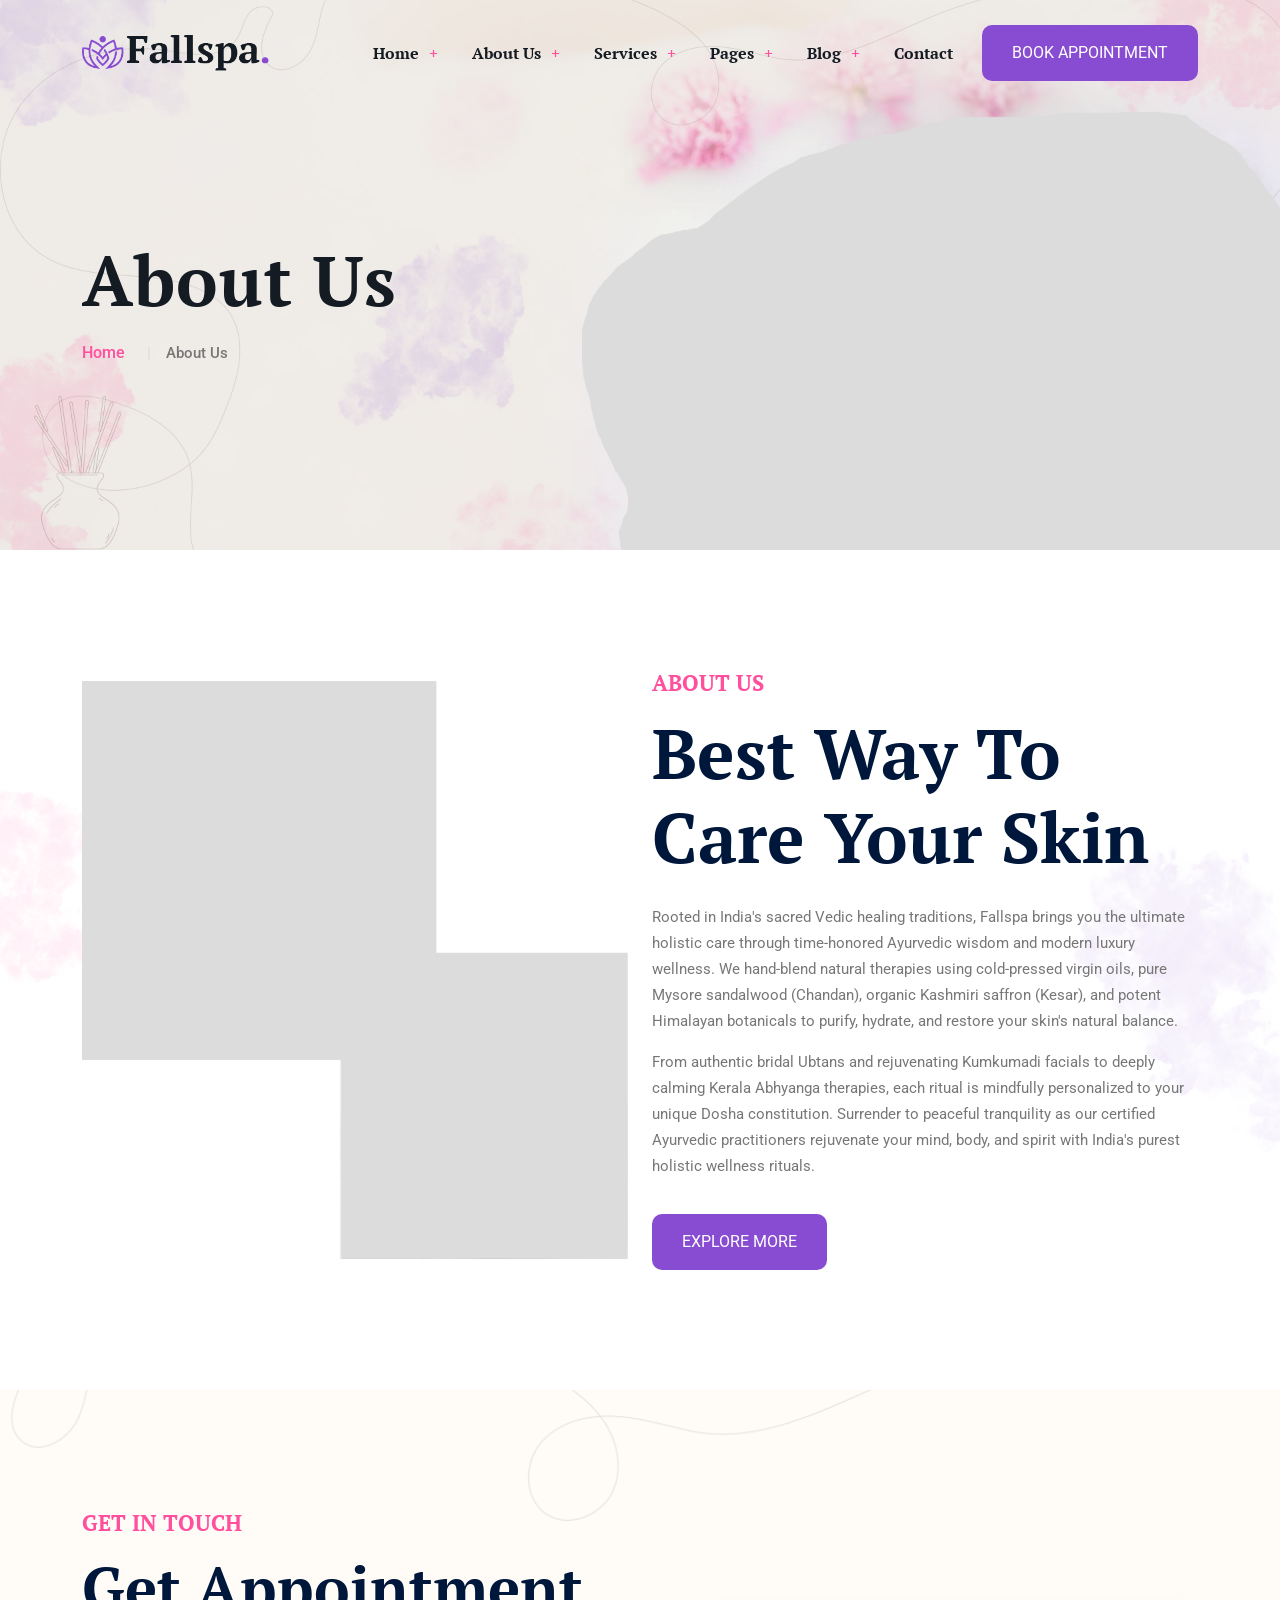
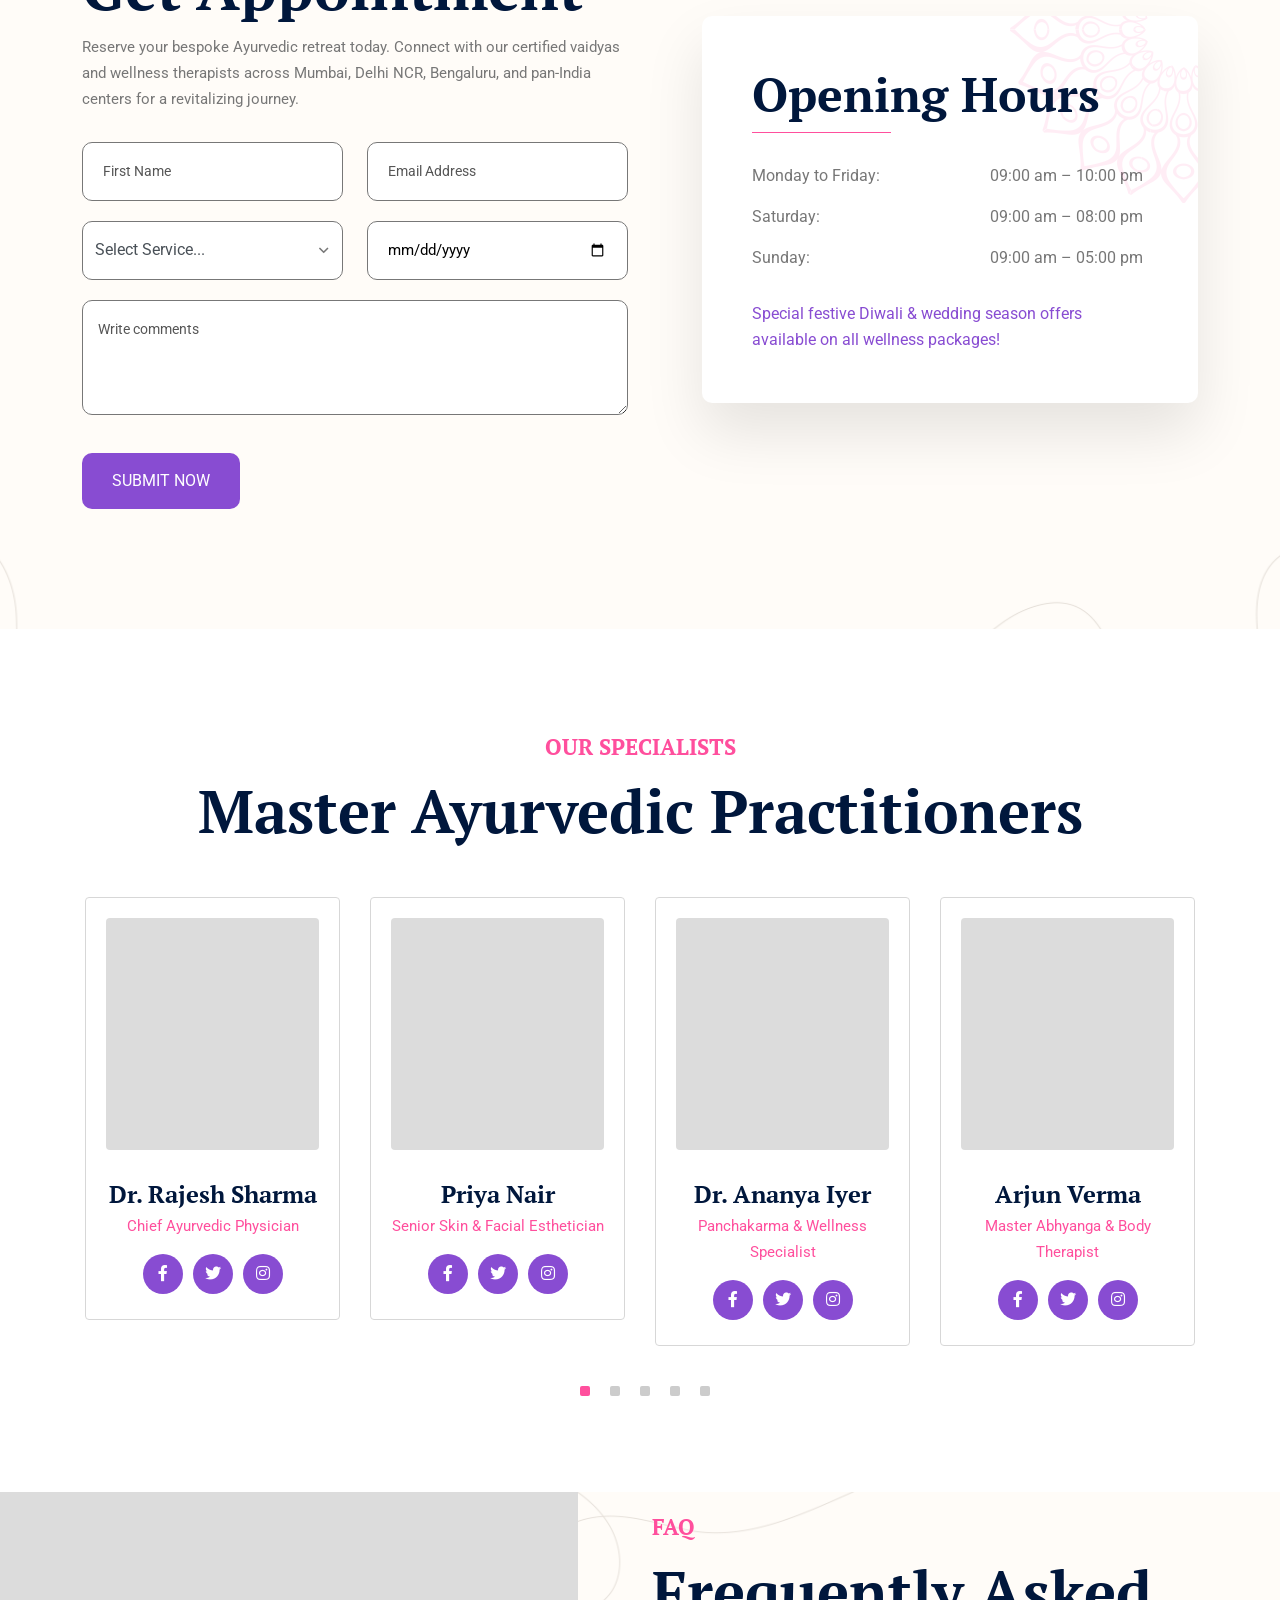
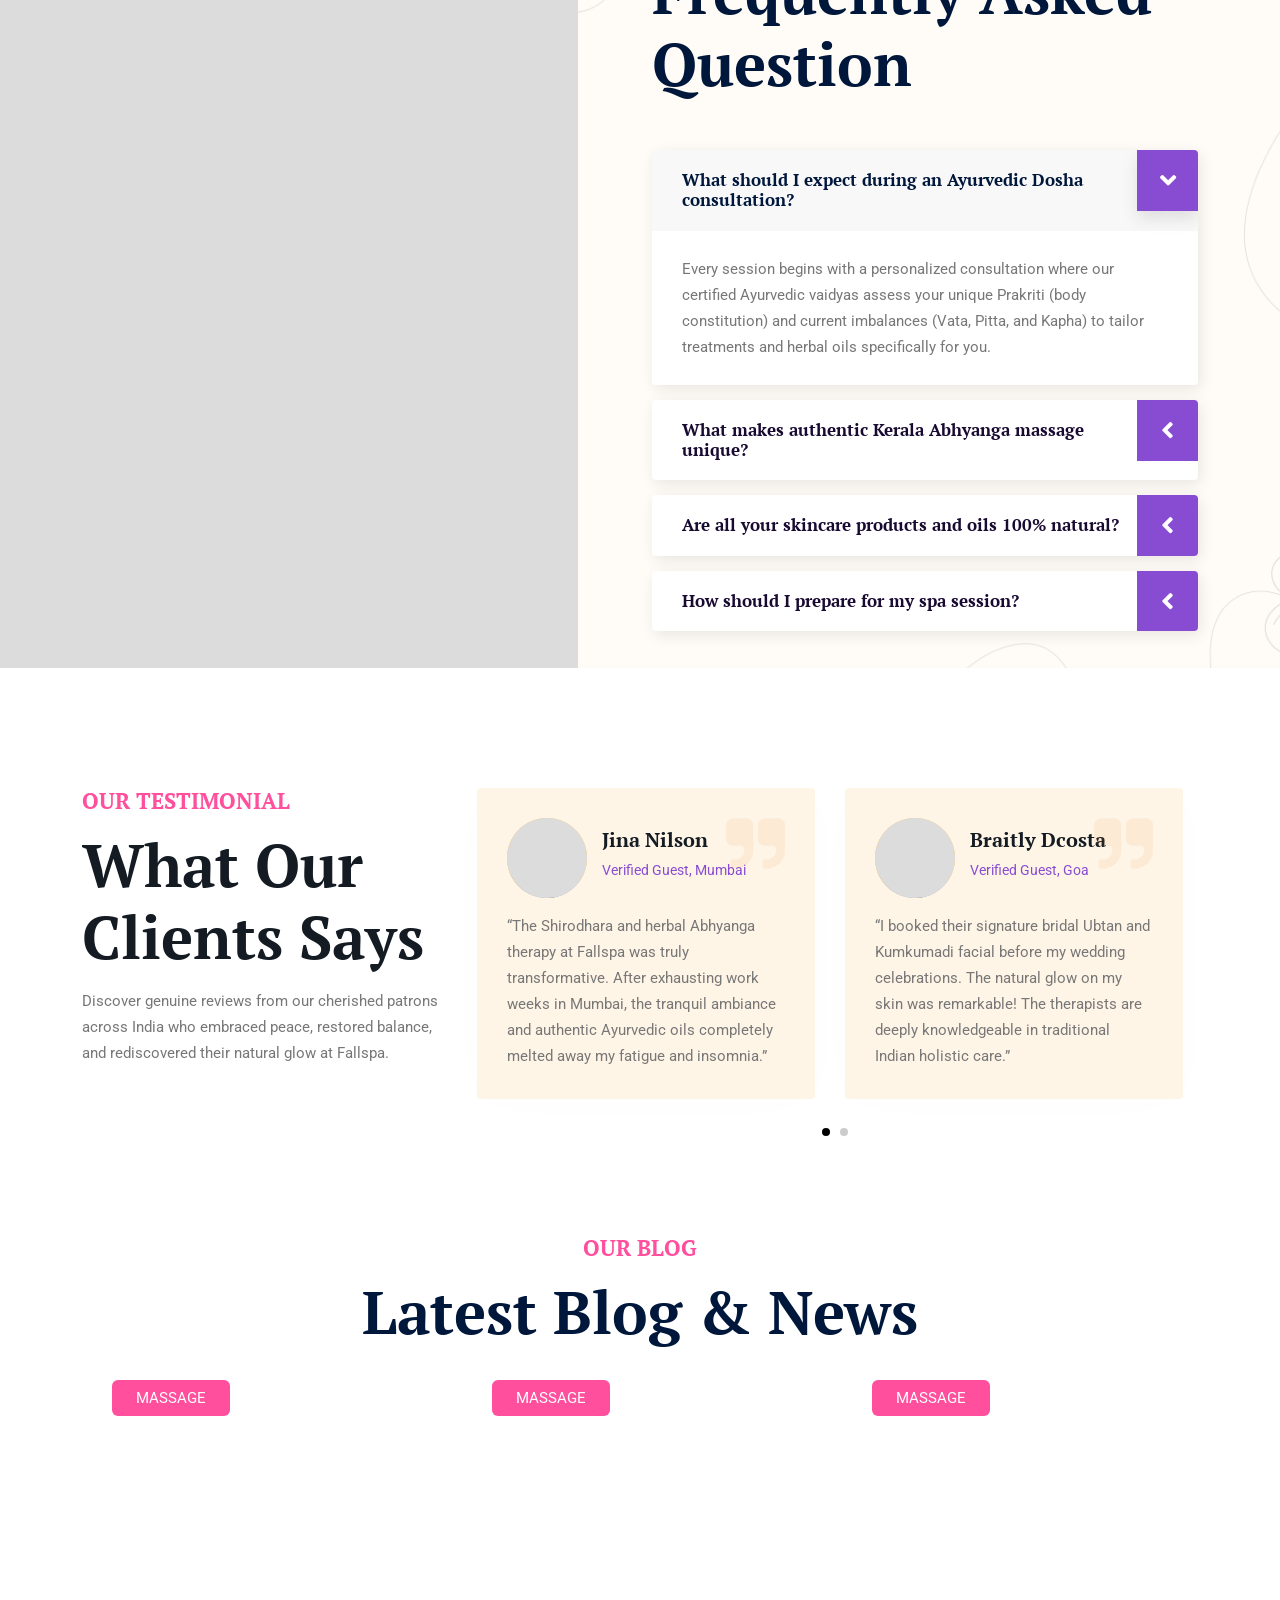
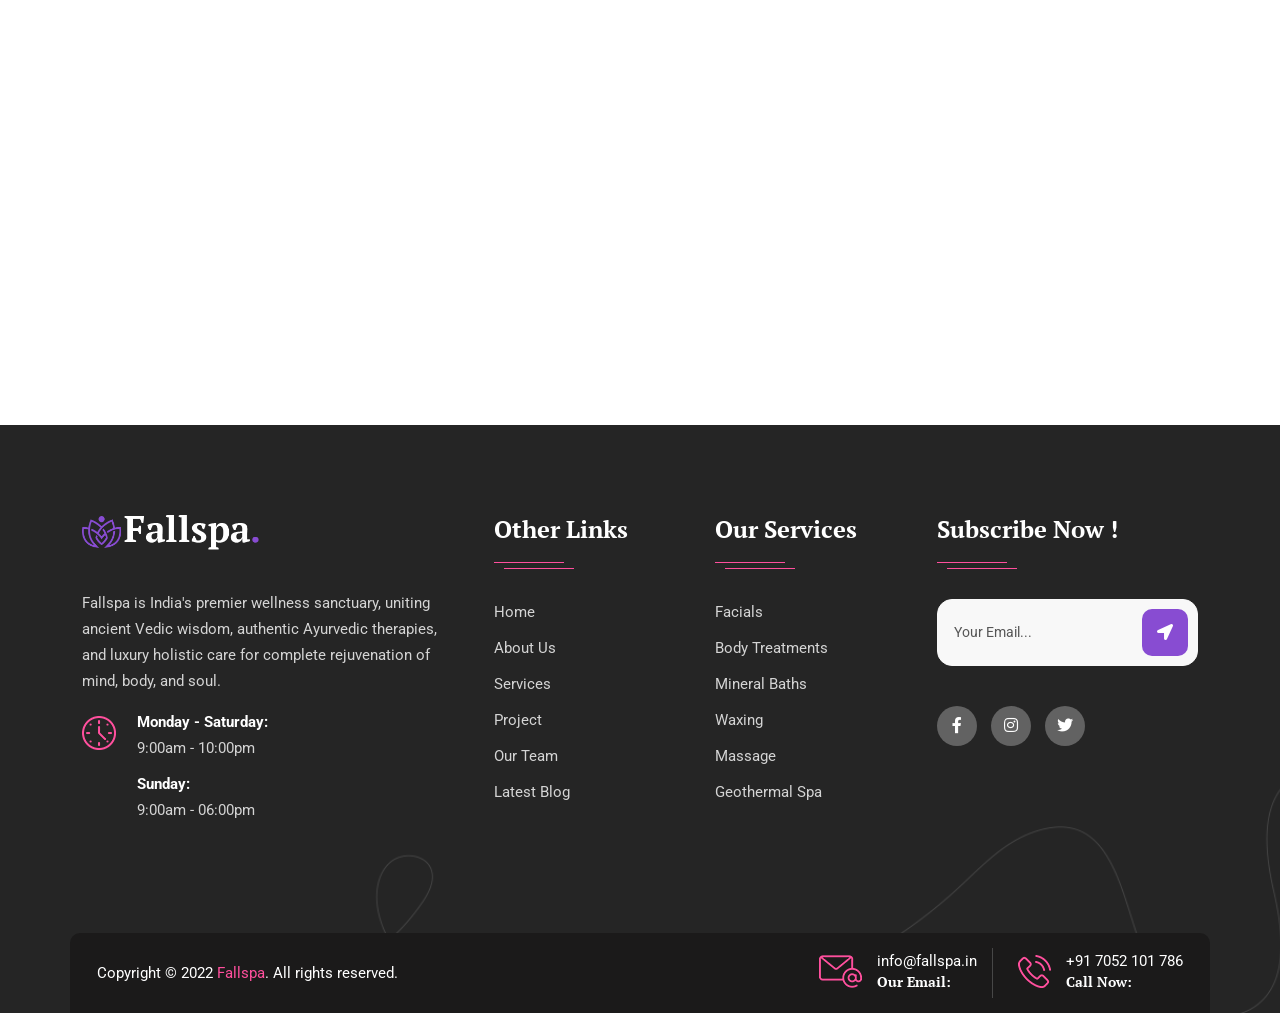
<file: about.html>
<!doctype html>
<html class="no-js" lang="zxx">

<head>
    <meta charset="utf-8">
    <meta http-equiv="x-ua-compatible" content="ie=edge">
    <title>Fallspa - Beauty & Spa Center HTML Template</title>
    <meta name="description" content="">
    <meta name="viewport" content="width=device-width, initial-scale=1">
    <link rel="shortcut icon" type="image/x-icon" href="img/favicon.ico">
    <!-- Place favicon.ico in the root directory -->

    <!-- CSS here -->
    <link rel="stylesheet" href="css/bootstrap.min.css">
    <link rel="stylesheet" href="css/animate.min.css">
    <link rel="stylesheet" href="css/magnific-popup.css">
    <link rel="stylesheet" href="fontawesome/css/all.min.css">

    <link rel="stylesheet" href="css/dripicons.css">
    <link rel="stylesheet" href="css/slick.css">
    <link rel="stylesheet" href="css/meanmenu.css">
    <link rel="stylesheet" href="css/default.css">
    <link rel="stylesheet" href="css/style.css">
    <link rel="stylesheet" href="css/responsive.css">
</head>

<body>
    <!-- header -->
    <header class="header-area header-three">
        <div id="header-sticky" class="menu-area">
            <div class="container">
                <div class="second-menu">
                    <div class="row align-items-center">
                        <div class="col-xl-2 col-lg-2">
                            <div class="logo">
                                <a href="index.html"><img src="img/logo/logo.png" alt="logo"></a>
                            </div>
                        </div>
                        <div class="col-xl-7 col-lg-7">

                            <div class="main-menu text-right text-xl-right">
                                <nav id="mobile-menu">
                                    <ul>
                                        <li class="has-sub">
                                            <a href="index.html">Home</a>
                                            <ul>
                                                <li><a href="index.html">Home Page 01</a></li>
                                                <li><a href="index-2.html">Home Page 02</a></li>
                                                <li><a href="index.html">Home Page 03</a></li>
                                            </ul>
                                        </li>
                                        <li><a href="about.html">About Us</a></li>

                                        <li class="has-sub">
                                            <a href="services.html">Services</a>
                                            <ul>
                                                <li><a href="single-service.html"> Facials</a></li>
                                                <li><a href="single-service.html">Body Treatments</a></li>
                                                <li><a href="single-service.html"> Mineral Baths</a></li>
                                                <li><a href="single-service.html">Waxing</a></li>
                                                <li><a href="single-service.html">Massage</a></li>
                                                <li><a href="single-service.html">Geothermal Spa</a></li>
                                                <li><a href="services.html">Services</a></li>
                                            </ul>
                                        </li>
                                        <li class="has-sub"><a href="#">Pages</a>
                                            <ul>
                                                <li><a href="projects.html">Gallery</a></li>

                                                <li><a href="pricing.html">Pricing</a></li>
                                                <li><a href="faq.html">Faq</a></li>
                                                <li><a href="team.html">Team</a></li>
                                                <li><a href="team-single.html">Team Details</a></li>
                                                <li><a href="shop.html">Shop</a></li>
                                                <li><a href="shop-details.html">Shop Details</a>
                                            </ul>
                                        </li>
                                        <li class="has-sub">
                                            <a href="blog.html">Blog</a>
                                            <ul>
                                                <li><a href="blog.html">Blog</a></li>
                                                <li><a href="blog-details.html">Blog Details</a></li>
                                            </ul>
                                        </li>


                                        <li><a href="contact.html">Contact</a></li>
                                    </ul>
                                </nav>
                            </div>
                        </div>
                        <div
                            class="col-xl-3 col-lg-3 text-right d-none d-lg-block mt-25 mb-25 text-right text-xl-right">
                            <div class="login">
                                <ul>
                                    <li>
                                        <div class="second-header-btn">
                                            <a href="contact.html" class="btn">Book Appointment</a>
                                        </div>
                                    </li>
                                </ul>

                            </div>

                        </div>

                        <div class="col-12">
                            <div class="mobile-menu"></div>
                        </div>
                    </div>
                </div>
            </div>
        </div>
    </header>
    <!-- header-end -->
    <!-- main-area -->
    <main>

        <!-- breadcrumb-area -->
        <section class="breadcrumb-area d-flex align-items-center" style="background-image:url(img/bg/bdrc-bg.png)">
            <div class="container">
                <div class="row align-items-center">
                    <div class="col-xl-12 col-lg-12">
                        <div class="breadcrumb-wrap text-left">
                            <div class="breadcrumb-title">
                                <h2>About Us</h2>
                                <div class="breadcrumb-wrap">

                                    <nav aria-label="breadcrumb">
                                        <ol class="breadcrumb">
                                            <li class="breadcrumb-item"><a href="index.html">Home</a></li>
                                            <li class="breadcrumb-item active" aria-current="page">About Us</li>
                                        </ol>
                                    </nav>
                                </div>
                            </div>
                        </div>
                    </div>

                </div>
            </div>
        </section>
        <!-- breadcrumb-area-end -->
        <!-- about-area -->
        <section class="about-area about-p pt-120 pb-120 p-relative fix"
            style="background: url(img/bg/about-bg.png); background-size: contain; background-position: center center; background-repeat: no-repeat;">
            <div class="container">
                <div class="row justify-content-center align-items-center">
                    <div class="col-lg-6 col-md-12 col-sm-12">
                        <div class="s-about-img p-relative  wow fadeInLeft animated" data-animation="fadeInLeft"
                            data-delay=".4s">
                            <img src="img/features/about_img.png" alt="img">
                            <div class="about-text second-about">
                                <span>15</span>
                                <p>Years of Experience</p>
                            </div>
                        </div>

                    </div>

                    <div class="col-lg-6 col-md-12 col-sm-12">
                        <div class="about-content s-about-content  wow fadeInRight  animated"
                            data-animation="fadeInRight" data-delay=".4s">
                            <div class="about-title second-title pb-25">
                                <h5>About Us</h5>
                                <h2>Best Way To Care Your Skin</h2>
                            </div>
                            <p>Rooted in India's sacred Vedic healing traditions, Fallspa brings you the ultimate
                                holistic care through time-honored Ayurvedic wisdom and modern luxury wellness. We
                                hand-blend natural therapies using cold-pressed virgin oils, pure Mysore sandalwood
                                (Chandan), organic Kashmiri saffron (Kesar), and potent Himalayan botanicals to purify,
                                hydrate, and restore your skin's natural balance.</p>
                            <p>From authentic bridal Ubtans and rejuvenating Kumkumadi facials to deeply calming Kerala
                                Abhyanga therapies, each ritual is mindfully personalized to your unique Dosha
                                constitution. Surrender to peaceful tranquility as our certified Ayurvedic practitioners
                                rejuvenate your mind, body, and spirit with India's purest holistic wellness rituals.
                            </p>
                            <div class="slider-btn mt-20">
                                <a href="about.html" class="btn ss-btn smoth-scroll">Explore More</a>
                            </div>
                        </div>
                    </div>

                </div>
            </div>
        </section>
        <!-- about-area-end -->

        <!-- booking-area -->
        <section id="booking" class="booking-area p-relative pt-120 pb-120"
            style="background: url(img/bg/ap-bg.png); background-size: cover; background-position: center center; background-repeat: no-repeat;">
            <div class="container">
                <div class="row align-items-center">
                    <div class="col-lg-6">

                        <div class="contact-bg">
                            <div class="section-title center-align">
                                <h5>Get In Touch</h5>
                                <h2>
                                    Get Appointment
                                </h2>
                                <p>Reserve your bespoke Ayurvedic retreat today. Connect with our certified vaidyas and
                                    wellness therapists across Mumbai, Delhi NCR, Bengaluru, and pan-India centers for a
                                    revitalizing journey.</p>
                            </div>
                            <form action="mail.php" method="post" class="contact-form mt-30">
                                <div class="row">
                                    <div class="col-lg-6">
                                        <div class="contact-field p-relative c-name mb-20">
                                            <input type="text" id="firstn" name="firstn" placeholder="First Name"
                                                required>
                                        </div>
                                    </div>

                                    <div class="col-lg-6">
                                        <div class="contact-field p-relative c-subject mb-20">
                                            <input type="text" id="email" name="email" placeholder="Email Address"
                                                required>
                                        </div>
                                    </div>
                                    <div class="col-lg-6">
                                        <div class="contact-field p-relative c-subject mb-20">
                                            <select class="custom-select" id="inputGroupSelect04"
                                                aria-label="Select Service">
                                                <option selected>Select Service...</option>
                                                <option value="1">Ayurvedic Abhyanga & Massage</option>
                                                <option value="2">Kumkumadi & Herbal Facials</option>
                                                <option value="3">Himalayan Mineral Bath & Hydrotherapy</option>
                                                <option value="4">Bridal Ubtan & Body Polishing</option>
                                                <option value="5">Geothermal Hot Stone Therapy</option>
                                            </select>
                                            <i class="far fa-angle-down"></i>
                                        </div>
                                    </div>
                                    <div class="col-lg-6">
                                        <div class="contact-field p-relative c-subject mb-20">
                                            <input type="date" id="subject" name="subject" placeholder="Subject">
                                        </div>
                                    </div>
                                    <div class="col-lg-12">
                                        <div class="contact-field p-relative c-message mb-30">
                                            <textarea name="message" id="message" cols="30" rows="10"
                                                placeholder="Write comments"></textarea>
                                        </div>
                                        <div class="slider-btn">
                                            <button class="btn ss-btn" data-animation="fadeInRight"
                                                data-delay=".8s"><span>Submit Now</span></button>
                                        </div>
                                    </div>
                                </div>
                            </form>
                        </div>
                    </div>
                    <div class="col-lg-6">
                        <div class="opening-time">
                            <div class="open-img">
                                <img src="img/bg/open-box-img.png" alt="icon01">
                            </div>
                            <h3>Opening Hours</h3>
                            <div class="text">
                                <div class="left-text">Monday to Friday:</div>
                                <div class="right-text">09:00 am – 10:00 pm</div>
                            </div>
                            <div class="text">
                                <div class="left-text">Saturday:</div>
                                <div class="right-text">09:00 am – 08:00 pm</div>
                            </div>
                            <div class="text">
                                <div class="left-text">Sunday:</div>
                                <div class="right-text">09:00 am – 05:00 pm</div>
                            </div>
                            <div class="discount">Special festive Diwali & wedding season offers available on all
                                wellness packages!</div>
                        </div>
                    </div>
                </div>
            </div>
        </section>
        <!-- booking-area-end -->

        <!-- team-area -->
        <section class="team-area2 fix p-relative pt-105 pb-80">
            <div class="container">
                <div class="row">
                    <div class="col-lg-12 p-relative">
                        <div class="section-title center-align mb-50 text-center wow fadeInDown animated"
                            data-animation="fadeInDown" data-delay=".4s">
                            <h5>Our Specialists</h5>
                            <h2>
                                Master Ayurvedic Practitioners
                            </h2>

                        </div>
                    </div>

                </div>
                <div class="row team-active">
                    <div class="col-xl-4">
                        <div class="single-team mb-40">
                            <div class="team-thumb">
                                <div class="brd">
                                    <img src="img/team/team01.png" alt="img">

                                </div>
                            </div>
                            <div class="team-info">
                                <h4><a href="team-single.html">Dr. Rajesh Sharma</a></h4>
                                <p>Chief Ayurvedic Physician</p>
                                <div class="team-social">
                                    <ul>
                                        <li><a href="#"><i class="fab fa-facebook-f"></i></a></li>
                                        <li> <a href="#"><i class="fab fa-twitter"></i></a></li>
                                        <li><a href="#"><i class="fab fa-instagram"></i></a></li>
                                    </ul>
                                </div>
                            </div>
                        </div>
                    </div>
                    <div class="col-xl-4">
                        <div class="single-team mb-40">
                            <div class="team-thumb">
                                <div class="brd">
                                    <img src="img/team/team02.png" alt="img">
                                </div>
                            </div>
                            <div class="team-info">
                                <h4><a href="team-single.html">Priya Nair</a></h4>
                                <p>Senior Skin & Facial Esthetician</p>
                                <div class="team-social">
                                    <ul>
                                        <li><a href="#"><i class="fab fa-facebook-f"></i></a></li>
                                        <li> <a href="#"><i class="fab fa-twitter"></i></a></li>
                                        <li><a href="#"><i class="fab fa-instagram"></i></a></li>
                                    </ul>
                                </div>
                            </div>
                        </div>
                    </div>
                    <div class="col-xl-4">
                        <div class="single-team mb-40">
                            <div class="team-thumb">
                                <div class="brd">
                                    <img src="img/team/team03.png" alt="img">
                                </div>

                            </div>
                            <div class="team-info">
                                <h4><a href="team-single.html">Dr. Ananya Iyer</a></h4>
                                <p>Panchakarma & Wellness Specialist</p>
                                <div class="team-social">
                                    <ul>
                                        <li><a href="#"><i class="fab fa-facebook-f"></i></a></li>
                                        <li> <a href="#"><i class="fab fa-twitter"></i></a></li>
                                        <li><a href="#"><i class="fab fa-instagram"></i></a></li>
                                    </ul>
                                </div>
                            </div>
                        </div>
                    </div>
                    <div class="col-xl-4">
                        <div class="single-team mb-40">
                            <div class="team-thumb">
                                <div class="brd">
                                    <img src="img/team/team04.png" alt="img">
                                </div>

                            </div>
                            <div class="team-info">
                                <h4><a href="team-single.html">Arjun Verma</a></h4>
                                <p>Master Abhyanga & Body Therapist</p>
                                <div class="team-social">
                                    <ul>
                                        <li><a href="#"><i class="fab fa-facebook-f"></i></a></li>
                                        <li> <a href="#"><i class="fab fa-twitter"></i></a></li>
                                        <li><a href="#"><i class="fab fa-instagram"></i></a></li>
                                    </ul>
                                </div>
                            </div>
                        </div>
                    </div>
                    <div class="col-xl-4">
                        <div class="single-team mb-40">
                            <div class="team-thumb">
                                <div class="brd">
                                    <img src="img/team/team03.png" alt="img">
                                </div>

                            </div>
                            <div class="team-info">
                                <h4><a href="team-single.html">Dr. Ananya Iyer</a></h4>
                                <p>Panchakarma & Wellness Specialist</p>
                                <div class="team-social">
                                    <ul>
                                        <li><a href="#"><i class="fab fa-facebook-f"></i></a></li>
                                        <li> <a href="#"><i class="fab fa-twitter"></i></a></li>
                                        <li><a href="#"><i class="fab fa-instagram"></i></a></li>
                                    </ul>
                                </div>
                            </div>
                        </div>
                    </div>

                </div>
            </div>
        </section>
        <!-- team-area-end -->
        <!-- faq-area -->
        <section class="faq-area fix"
            style="background: url(img/bg/ap-bg.png); background-size: cover; background-position: center center; background-repeat: no-repeat;">
            <div class="container">

                <div class="row align-items-center">
                    <div class="col-lg-6">
                        <div class="faq-img text-right">
                            <img src="img/bg/faq-img.png" alt="img" class="img">
                        </div>
                    </div>
                    <div class="col-lg-6">
                        <div class="section-title mb-50">
                            <h5>FAQ</h5>
                            <h2>Frequently Asked Question</h2>
                        </div>
                        <div class="faq-wrap">
                            <div class="accordion" id="accordionExample">
                                <div class="card">
                                    <div class="card-header" id="headingThree">
                                        <h2 class="mb-0">
                                            <button class="faq-btn" type="button" data-bs-toggle="collapse"
                                                data-bs-target="#collapseThree" aria-bs-expanded="true"
                                                aria-bs-controls="collapseThree">
                                                What should I expect during an Ayurvedic Dosha consultation?
                                            </button>
                                        </h2>
                                    </div>
                                    <div id="collapseThree" class="collapse show" aria-bs-labelledby="headingThree"
                                        data-bs-parent="#accordionExample">
                                        <div class="card-body">
                                            Every session begins with a personalized consultation where our certified
                                            Ayurvedic vaidyas assess your unique Prakriti (body constitution) and
                                            current imbalances (Vata, Pitta, and Kapha) to tailor treatments and herbal
                                            oils specifically for you.
                                        </div>
                                    </div>
                                </div>
                                <div class="card">
                                    <div class="card-header" id="headingOne">
                                        <h2 class="mb-0">
                                            <button class="faq-btn collapsed" type="button" data-bs-toggle="collapse"
                                                data-bs-target="#collapseOne" aria-bs-expanded="false"
                                                aria-bs-controls="collapseOne">
                                                What makes authentic Kerala Abhyanga massage unique?
                                            </button>
                                        </h2>
                                    </div>
                                    <div id="collapseOne" class="collapse" aria-labelledby="headingOne"
                                        data-bs-parent="#accordionExample">
                                        <div class="card-body">
                                            Unlike conventional massage, traditional Abhyanga uses warm, medicated
                                            botanical oils massaged in synchronous rhythmic strokes to penetrate deep
                                            tissues, stimulate lymphatic drainage, detoxify organs, and calm the nervous
                                            system.
                                        </div>
                                    </div>
                                </div>
                                <div class="card">
                                    <div class="card-header" id="headingTwo">
                                        <h2 class="mb-0">
                                            <button class="faq-btn collapsed" type="button" data-bs-toggle="collapse"
                                                data-bs-target="#collapseTwo" aria-bs-expanded="false"
                                                aria-bs-controls="collapseTwo">
                                                Are all your skincare products and oils 100% natural?
                                            </button>
                                        </h2>
                                    </div>
                                    <div id="collapseTwo" class="collapse" aria-labelledby="headingTwo"
                                        data-bs-parent="#accordionExample">
                                        <div class="card-body">
                                            Yes, all our therapeutic oils, Ubtans, and facial elixirs are cold-pressed,
                                            100% organic, and free from synthetic fragrances, mineral oils, and
                                            parabens, handcrafted in accordance with classical Ayurvedic pharmacopoeia.
                                        </div>
                                    </div>
                                </div>
                                <div class="card">
                                    <div class="card-header" id="headingOne">
                                        <h2 class="mb-0">
                                            <button class="faq-btn collapsed" type="button" data-bs-toggle="collapse"
                                                data-bs-target="#headingFour" aria-bs-expanded="false"
                                                aria-bs-controls="headingFour">
                                                How should I prepare for my spa session?
                                            </button>
                                        </h2>
                                    </div>
                                    <div id="headingFour" class="collapse" aria-labelledby="headingFour"
                                        data-bs-parent="#accordionExample">
                                        <div class="card-body">
                                            We recommend arriving 15 minutes before your scheduled appointment, staying
                                            hydrated, avoiding heavy meals 2 hours prior, and allowing the therapeutic
                                            herbal oils to absorb into your skin for at least 2 hours post-treatment.
                                        </div>
                                    </div>
                                </div>

                            </div>
                        </div>
                    </div>

                </div>
            </div>
        </section>
        <!-- faq-aread-end -->
        <!-- testimonial-area -->
        <section class="testimonial-area pt-120 p-relative fix"
            style="background: url(img/bg/test-bg.png); background-position: center center; background-repeat: no-repeat;">
            <div class="container">
                <div class="row">
                    <div class="col-lg-4">
                        <div class="section-title mb-50 wow fadeInDown animated" data-animation="fadeInDown"
                            data-delay=".4s">
                            <h5>Our Testimonial</h5>
                            <h2>
                                What Our Clients Says
                            </h2>
                            <p class="mt-15">Discover genuine reviews from our cherished patrons across India who
                                embraced peace, restored balance, and rediscovered their natural glow at Fallspa.</p>
                        </div>

                    </div>

                    <div class="col-lg-8">
                        <div class="testimonial-active">
                            <div class="single-testimonial">
                                <div class="testi-author">
                                    <img src="img/testimonial/testi_avatar.png" alt="img">
                                    <div class="ta-info">
                                        <h6>Jina Nilson</h6>
                                        <span>Verified Guest, Mumbai</span>
                                    </div>
                                </div>
                                <p>“The Shirodhara and herbal Abhyanga therapy at Fallspa was truly transformative.
                                    After exhausting work weeks in Mumbai, the tranquil ambiance and authentic Ayurvedic
                                    oils completely melted away my fatigue and insomnia.”</p>

                                <div class="qt-img">
                                    <img src="img/testimonial/qt-icon.png" alt="img">
                                </div>
                            </div>
                            <div class="single-testimonial">
                                <div class="testi-author">
                                    <img src="img/testimonial/testi_avatar_02.png" alt="img">
                                    <div class="ta-info">
                                        <h6>Braitly Dcosta</h6>
                                        <span>Verified Guest, Goa</span>
                                    </div>
                                </div>
                                <p>“I booked their signature bridal Ubtan and Kumkumadi facial before my wedding
                                    celebrations. The natural glow on my skin was remarkable! The therapists are deeply
                                    knowledgeable in traditional Indian holistic care.”</p>

                                <div class="qt-img">
                                    <img src="img/testimonial/qt-icon.png" alt="img">
                                </div>
                            </div>
                            <div class="single-testimonial">
                                <div class="testi-author">
                                    <img src="img/testimonial/testi_avatar.png" alt="img">
                                    <div class="ta-info">
                                        <h6>Jina Nilson</h6>
                                        <span>Verified Guest, Bengaluru</span>
                                    </div>
                                </div>
                                <p>“The pink Himalayan mineral bath paired with Kerala herbal steam therapy relieved all
                                    my chronic back stiffness. It is by far the most peaceful, authentically rooted
                                    luxury wellness sanctuary in India.”</p>

                                <div class="qt-img">
                                    <img src="img/testimonial/qt-icon.png" alt="img">
                                </div>
                            </div>
                            <div class="single-testimonial">
                                <div class="testi-author">
                                    <img src="img/testimonial/testi_avatar_02.png" alt="img">
                                    <div class="ta-info">
                                        <h6>Braitly Dcosta</h6>
                                        <span>Verified Guest, New Delhi</span>
                                    </div>
                                </div>
                                <p>“Exceptional hospitality and authentic Ayurvedic formulations. The therapists took
                                    time to understand my Dosha balance. From the warm Kesar welcome tea to the soothing
                                    foot reflexology, every detail was pure bliss.”</p>

                                <div class="qt-img">
                                    <img src="img/testimonial/qt-icon.png" alt="img">
                                </div>
                            </div>
                        </div>
                    </div>
                </div>
            </div>
        </section>
        <!-- testimonial-area-end -->
        <!-- blog-area -->
        <section id="blog" class="blog-area p-relative fix pt-90 pb-90"
            style="background: url(img/bg/blog-bg.png); background-position: center center; background-repeat: no-repeat;">
            <div class="container">
                <div class="row align-items-center">
                    <div class="col-lg-12">
                        <div class="section-title center-align mb-50 text-center wow fadeInDown animated"
                            data-animation="fadeInDown" data-delay=".4s">
                            <h5>Our Blog</h5>
                            <h2>
                                Latest Blog & News
                            </h2>

                        </div>

                    </div>
                </div>
                <div class="row">
                    <div class="col-lg-4 col-md-6">
                        <div class="single-post2 hover-zoomin mb-30 wow fadeInUp animated" data-animation="fadeInUp"
                            data-delay=".4s">
                            <div class="blog-thumb2">
                                <a href="blog-details.html"><img src="img/blog/inner_b1.jpg" alt="img"></a>
                            </div>
                            <div class="blog-content2">
                                <div class="date-home">
                                    Massage
                                </div>
                                <div class="b-meta">
                                    <div class="meta-info">
                                        <ul>
                                            <li><i class="fal fa-calendar-alt"></i> 24th March 2021</li>
                                            <li><i class="fal fa-user"></i> By Admin</li>
                                        </ul>
                                    </div>
                                </div>
                                <h4><a href="blog-details.html">The Ancient Art of Abhyanga: Daily Self-Massage Rituals
                                        for Vitality</a></h4>
                                <div class="blog-btn"><a href="blog-details.html">Read More <i
                                            class="far fa-long-arrow-right"></i></a></div>

                            </div>
                        </div>
                    </div>
                    <div class="col-lg-4 col-md-6">
                        <div class="single-post2 mb-30 hover-zoomin wow fadeInUp animated" data-animation="fadeInUp"
                            data-delay=".4s">
                            <div class="blog-thumb2">
                                <a href="blog-details.html"><img src="img/blog/inner_b2.jpg" alt="img"></a>
                            </div>
                            <div class="blog-content2">
                                <div class="date-home">
                                    Massage
                                </div>
                                <div class="b-meta">
                                    <div class="meta-info">
                                        <ul>
                                            <li><i class="fal fa-calendar-alt"></i> 24th March 2021</li>
                                            <li><i class="fal fa-user"></i> By Admin</li>
                                        </ul>
                                    </div>
                                </div>
                                <h4><a href="blog-details.html">Kumkumadi Tailam: The Golden Ayurvedic Secret to Radiant
                                        Skin</a></h4>
                                <div class="blog-btn"><a href="blog-details.html">Read More <i
                                            class="far fa-long-arrow-right"></i></a></div>
                            </div>
                        </div>
                    </div>
                    <div class="col-lg-4 col-md-6">
                        <div class="single-post2 mb-30 hover-zoomin wow fadeInUp animated" data-animation="fadeInUp"
                            data-delay=".4s">
                            <div class="blog-thumb2">
                                <a href="blog-details.html"><img src="img/blog/inner_b3.jpg" alt="img"></a>
                            </div>
                            <div class="blog-content2">
                                <div class="date-home">
                                    Massage
                                </div>
                                <div class="b-meta">
                                    <div class="meta-info">
                                        <ul>
                                            <li><i class="fal fa-calendar-alt"></i> 24th March 2021</li>
                                            <li><i class="fal fa-user"></i> By Admin</li>
                                        </ul>
                                    </div>
                                </div>
                                <h4><a href="blog-details.html">Himalayan Salt Baths & Hydrotherapy: Rejuvenating Mind
                                        and Body</a></h4>
                                <div class="blog-btn"><a href="blog-details.html">Read More <i
                                            class="far fa-long-arrow-right"></i></a></div>
                            </div>
                        </div>
                    </div>


                </div>
            </div>
        </section>
        <!-- blog-area-end -->

    </main>
    <!-- main-area-end -->
    <!-- footer -->
    <footer class="footer-bg footer-p pt-90"
        style="background-color: #252525; background-image: url(img/bg/footer-bg.png);">
        <div class="footer-top">
            <div class="container">
                <div class="row justify-content-between">

                    <div class="col-xl-4 col-lg-4 col-sm-6">
                        <div class="footer-widget mb-30">
                            <div class="f-widget-title mb-40">
                                <img src="img/logo/f_logo.png" alt="logo">
                            </div>
                            <div class="footer-link">
                                <p>Fallspa is India's premier wellness sanctuary, uniting ancient Vedic wisdom,
                                    authentic Ayurvedic therapies, and luxury holistic care for complete rejuvenation of
                                    mind, body, and soul.</p>
                                <div class="f-contact">
                                    <ul>
                                        <li>
                                            <div class="contact-box">
                                                <div class="icon"><img src="img/icon/ft-icon01.png" alt="logo"></div>
                                                <div class="text">
                                                    <strong>Monday - Saturday:</strong>
                                                    <p>9:00am - 10:00pm</p>
                                                    <strong>Sunday:</strong>
                                                    <p>9:00am - 06:00pm</p>
                                                </div>
                                            </div>
                                        </li>
                                    </ul>

                                </div>


                            </div>
                        </div>
                    </div>

                    <div class="col-xl-2 col-lg-2 col-sm-6">
                        <div class="footer-widget mb-30">
                            <div class="f-widget-title">
                                <h2>Other Links</h2>
                            </div>
                            <div class="footer-link">
                                <ul>
                                    <li><a href="index.html"> Home</a></li>
                                    <li><a href="about.html">About Us</a></li>
                                    <li><a href="services.html">Services</a></li>
                                    <li><a href="projects.html"> Project</a></li>
                                    <li><a href="team.html">Our Team</a></li>
                                    <li><a href="blog.html">Latest Blog</a></li>
                                </ul>
                            </div>
                        </div>
                    </div>
                    <div class="col-xl-2 col-lg-2 col-sm-6">
                        <div class="footer-widget mb-30">
                            <div class="f-widget-title">
                                <h2>Our Services</h2>
                            </div>
                            <div class="footer-link">
                                <ul>
                                    <li><a href="#"> Facials</a></li>
                                    <li><a href="#">Body Treatments</a></li>
                                    <li><a href="#"> Mineral Baths</a></li>
                                    <li><a href="#">Waxing</a></li>
                                    <li><a href="#">Massage</a></li>
                                    <li><a href="#">Geothermal Spa</a></li>
                                </ul>
                            </div>
                        </div>
                    </div>
                    <div class="col-xl-3 col-lg-3 col-sm-6">
                        <div class="footer-widget mb-30">
                            <div class="f-widget-title">
                                <h2>Subscribe Now !</h2>
                            </div>
                            <div class="footer-link">
                                <div class="subricbe p-relative" data-animation="fadeInDown" data-delay=".4s">
                                    <form action="news-mail.php" method="post" class="contact-form ">
                                        <input type="text" id="email2" name="email2" class="header-input"
                                            placeholder="Your Email..." required>
                                        <button class="btn header-btn"><i class="fas fa-location-arrow"></i></button>
                                    </form>
                                </div>
                            </div>

                        </div>
                        <div class="footer-social mt-10">
                            <a href="#"><i class="fab fa-facebook-f"></i></a>
                            <a href="#"><i class="fab fa-instagram"></i></a>
                            <a href="#"><i class="fab fa-twitter"></i></a>
                        </div>
                    </div>

                </div>
                <div class="row align-items-center copyright-wrap">
                    <div class="col-lg-6">
                        <div class="copy-text">
                            Copyright &copy; 2022 <a href="#">Fallspa</a>. All rights reserved.
                        </div>
                    </div>
                    <div class="col-lg-6">
                        <div class="copay-contact">
                            <ul>
                                <li>
                                    <div class="c-contact">
                                        <div class="icon">
                                            <img src="img/icon/ft-icon02.png" alt="img">
                                        </div>
                                        <div class="text">
                                            <span>info@fallspa.in</span>
                                            <h3> Our Email:</h3>

                                        </div>

                                    </div>
                                </li>
                                <li>
                                    <div class="c-contact">
                                        <div class="icon">
                                            <img src="img/icon/ft-icon03.png" alt="img">
                                        </div>
                                        <div class="text">
                                            <span>+91 7052 101 786</span>
                                            <h3>Call Now:</h3>

                                        </div>

                                    </div>
                                </li>
                            </ul>
                        </div>
                    </div>
                </div>
            </div>
        </div>
    </footer>
    <!-- footer-end -->

    <!-- JS here -->
    <script src="js/vendor/modernizr-3.5.0.min.js"></script>
    <script src="js/vendor/jquery-3.6.0.min.js"></script>
    <script src="js/popper.min.js"></script>
    <script src="js/bootstrap.min.js"></script>
    <script src="js/slick.min.js"></script>
    <script src="js/ajax-form.js"></script>
    <script src="js/paroller.js"></script>
    <script src="js/wow.min.js"></script>
    <script src="js/js_isotope.pkgd.min.js"></script>
    <script src="js/imagesloaded.min.js"></script>
    <script src="js/parallax.min.js"></script>
    <script src="js/jquery.waypoints.min.js"></script>
    <script src="js/jquery.counterup.min.js"></script>
    <script src="js/jquery.scrollUp.min.js"></script>
    <script src="js/jquery.meanmenu.min.js"></script>
    <script src="js/parallax-scroll.js"></script>
    <script src="js/jquery.magnific-popup.min.js"></script>
    <script src="js/element-in-view.js"></script>
    <script src="js/main.js"></script>
</body>

</html>
</file>
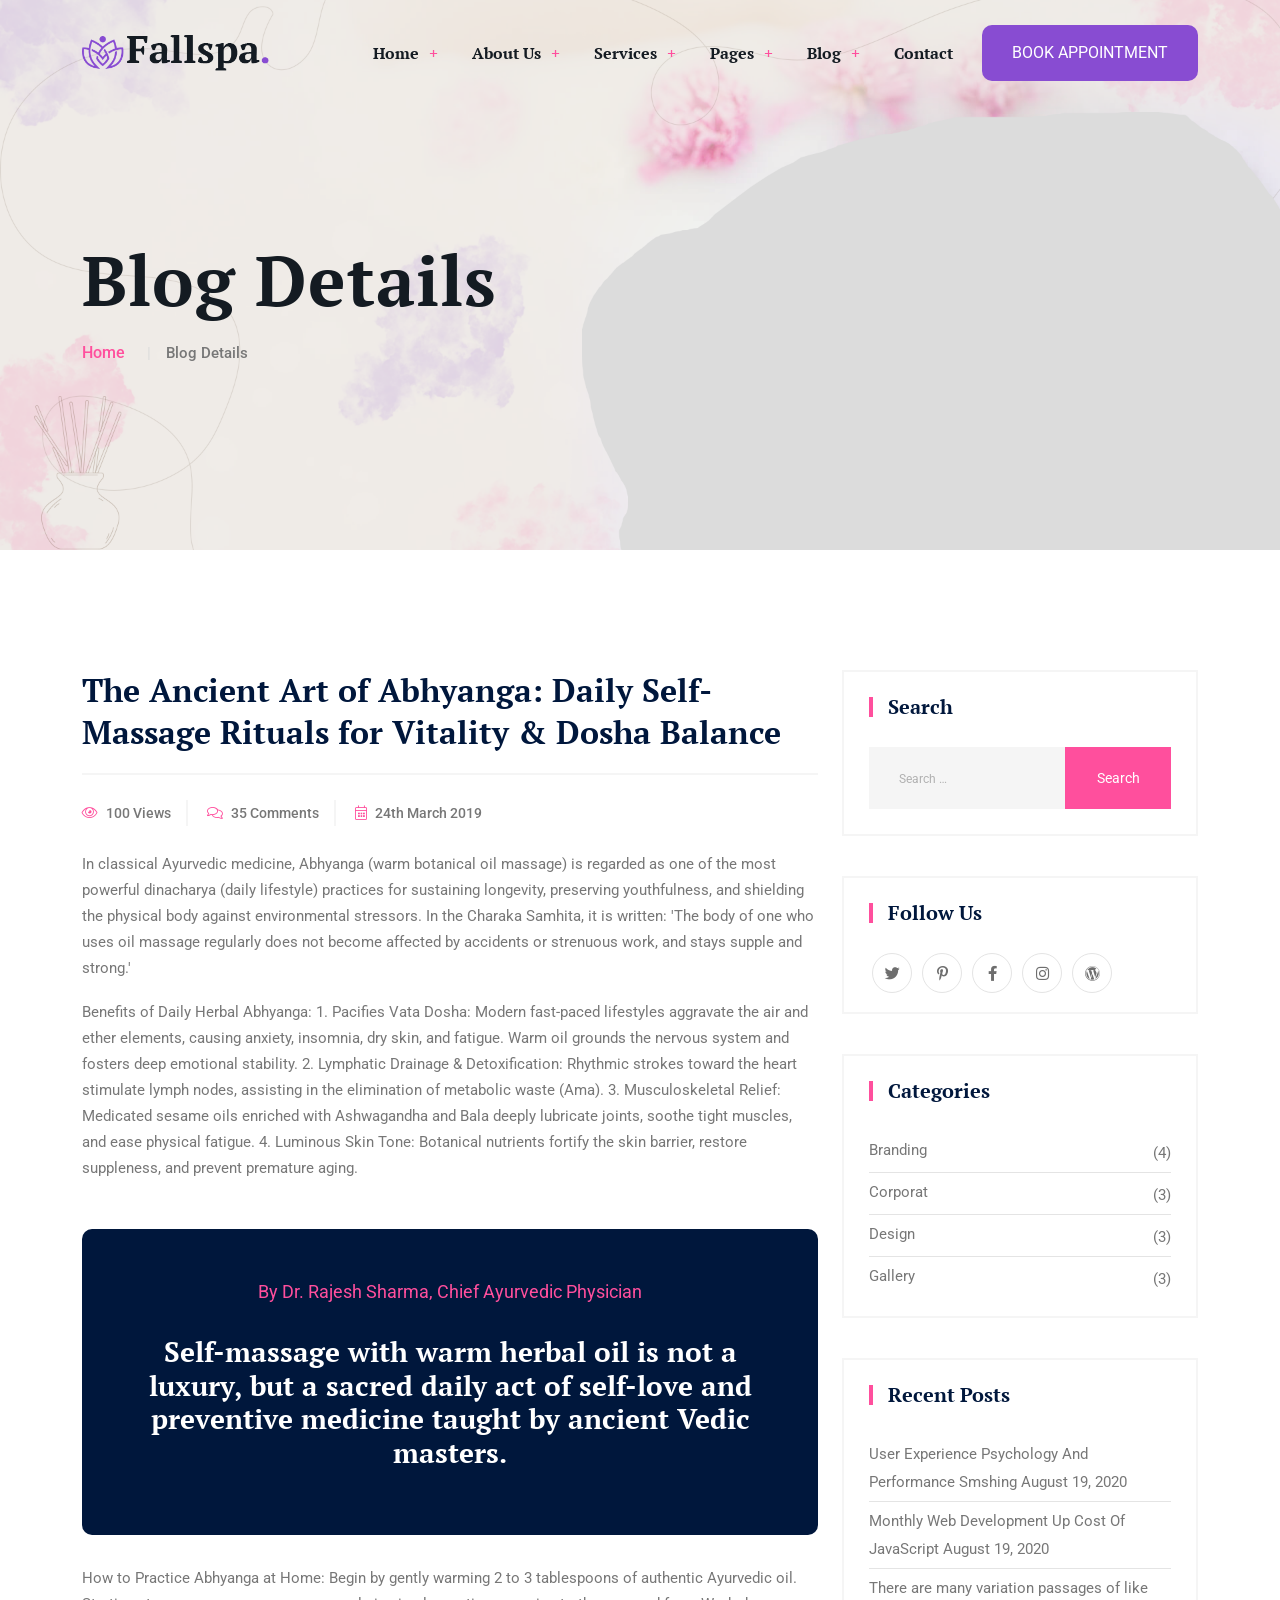
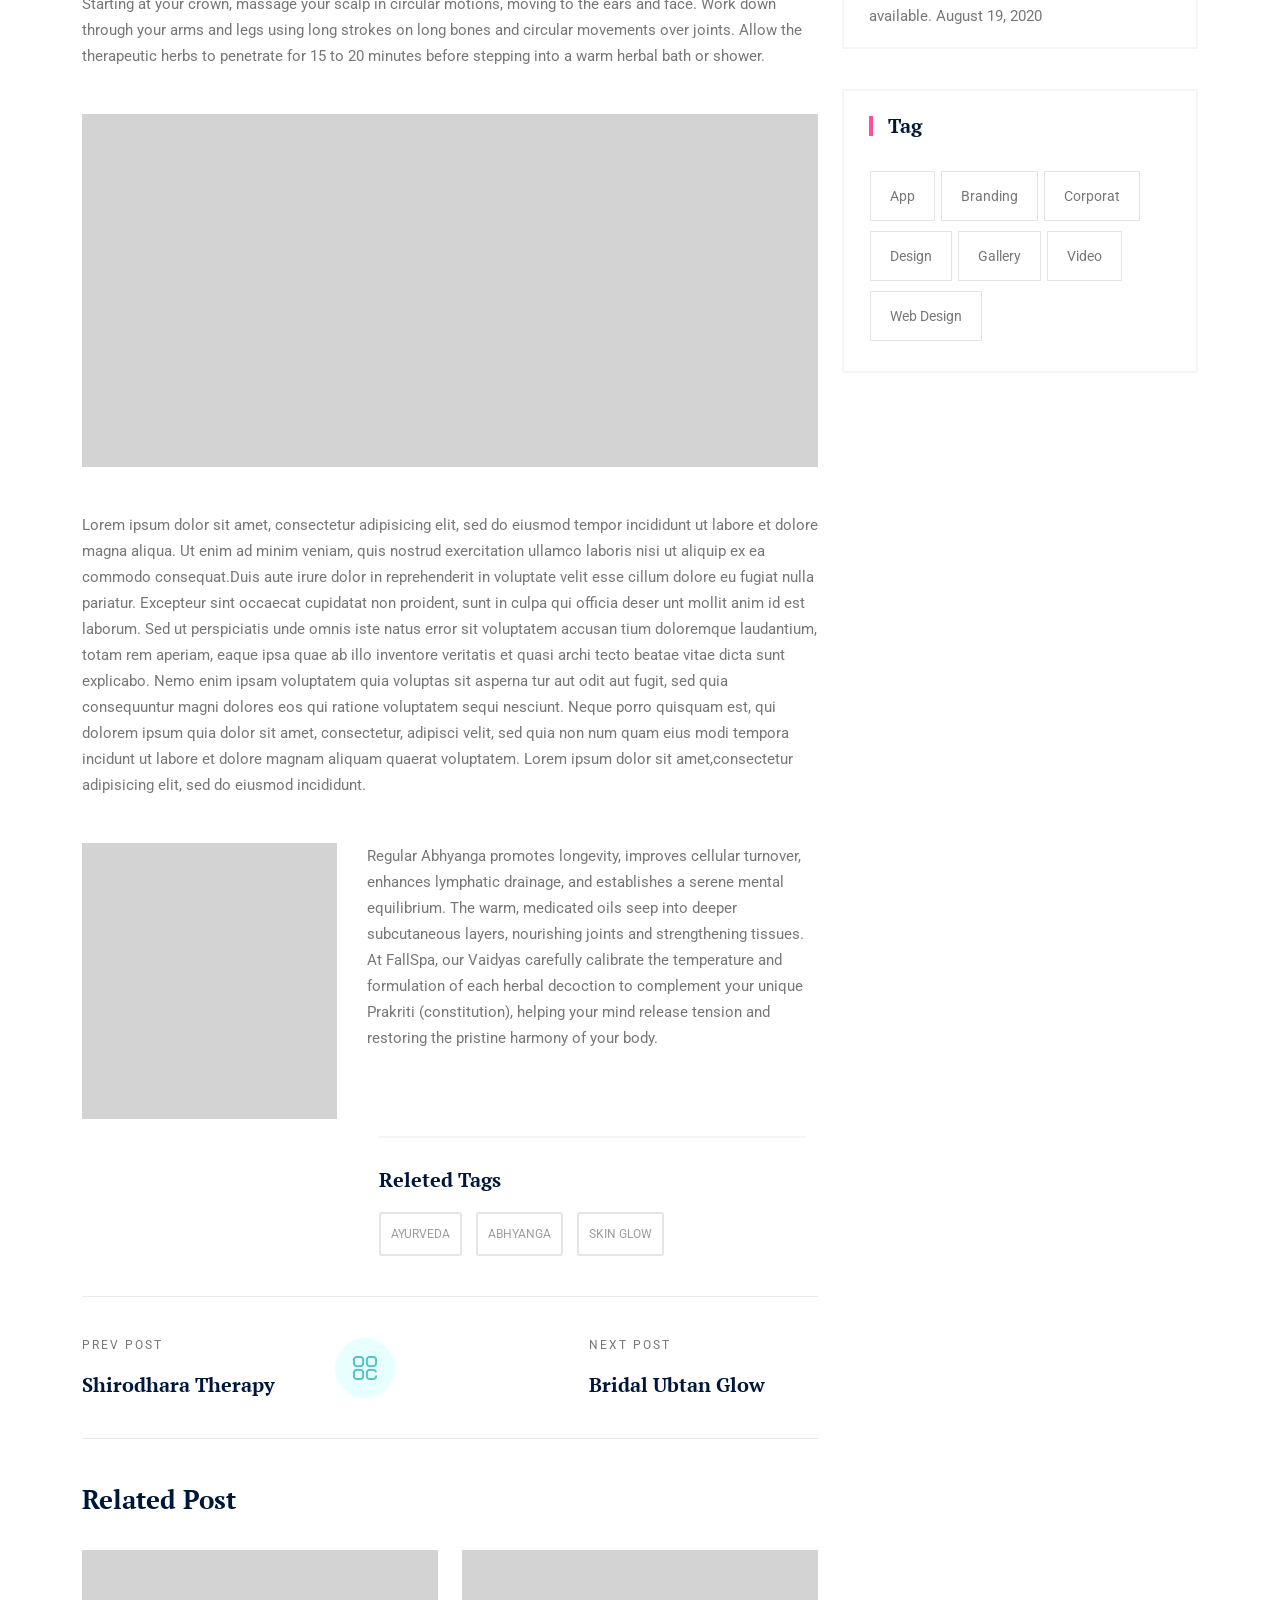
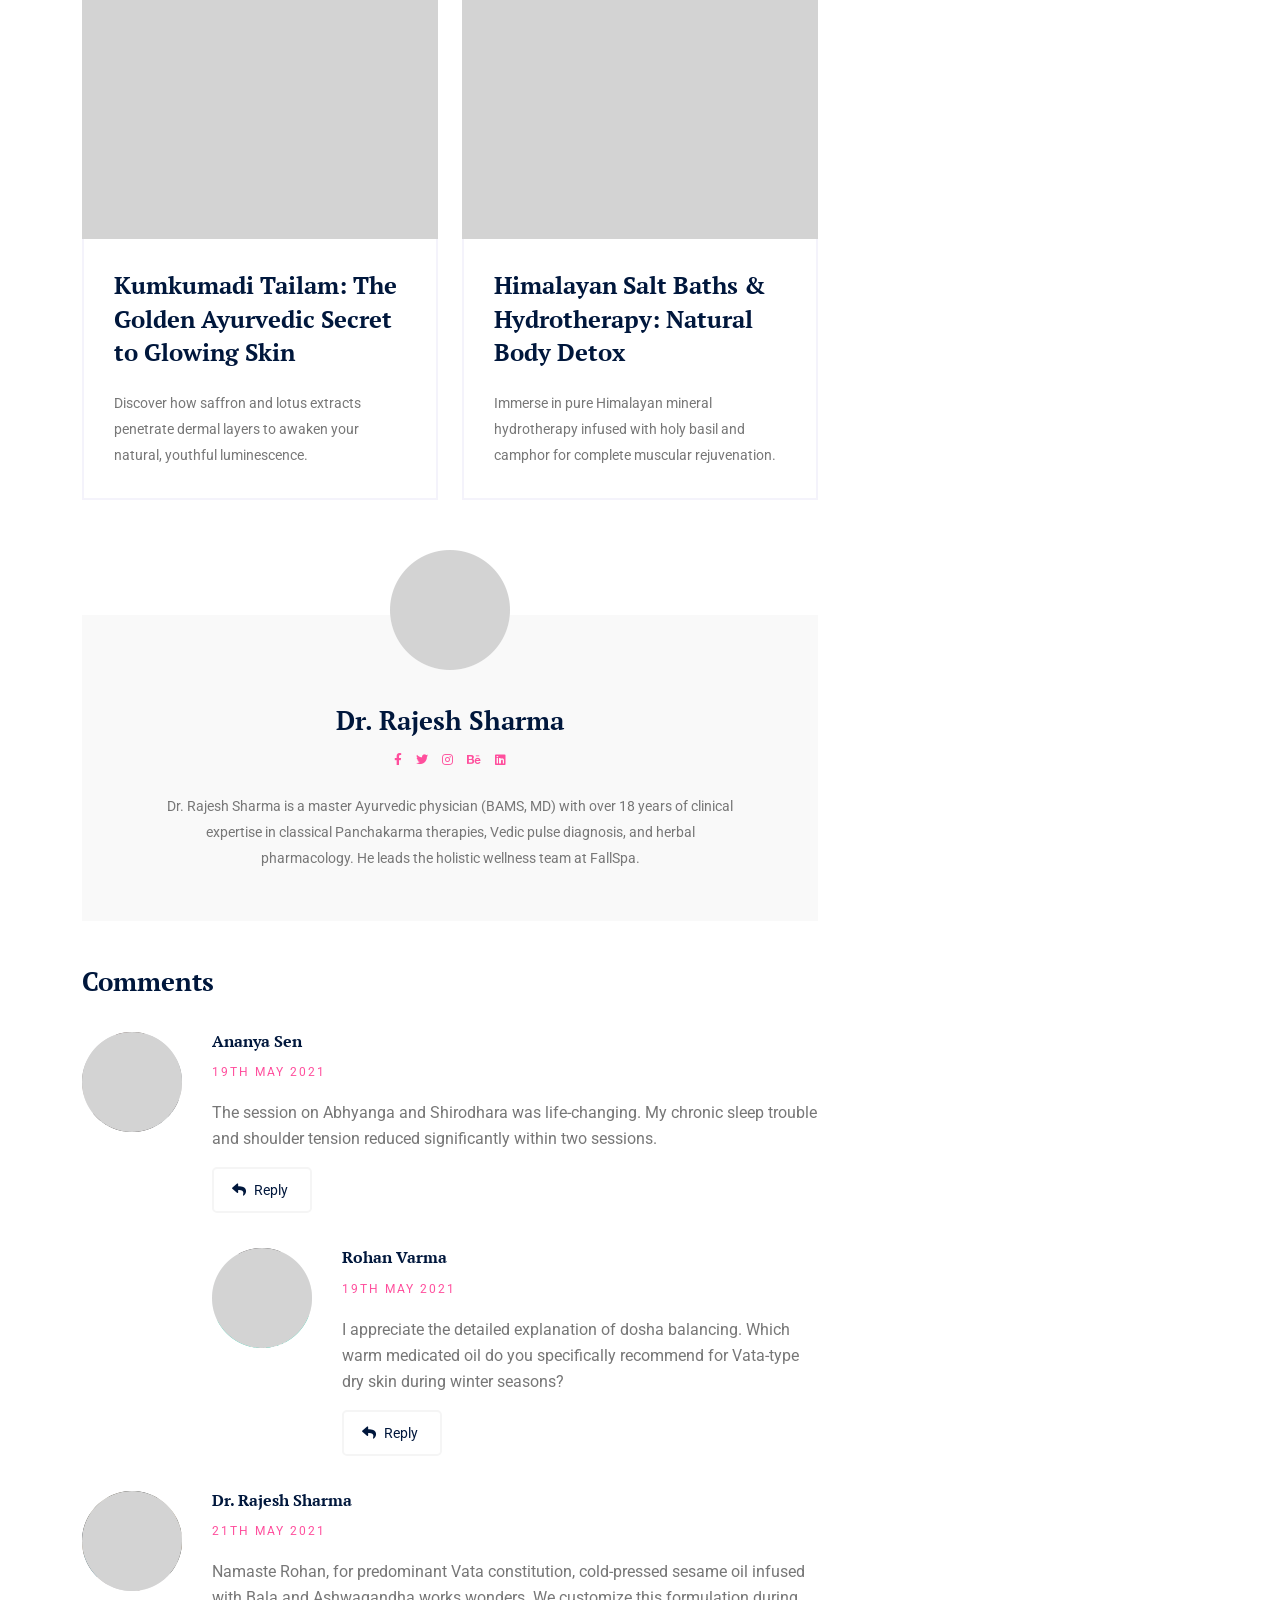
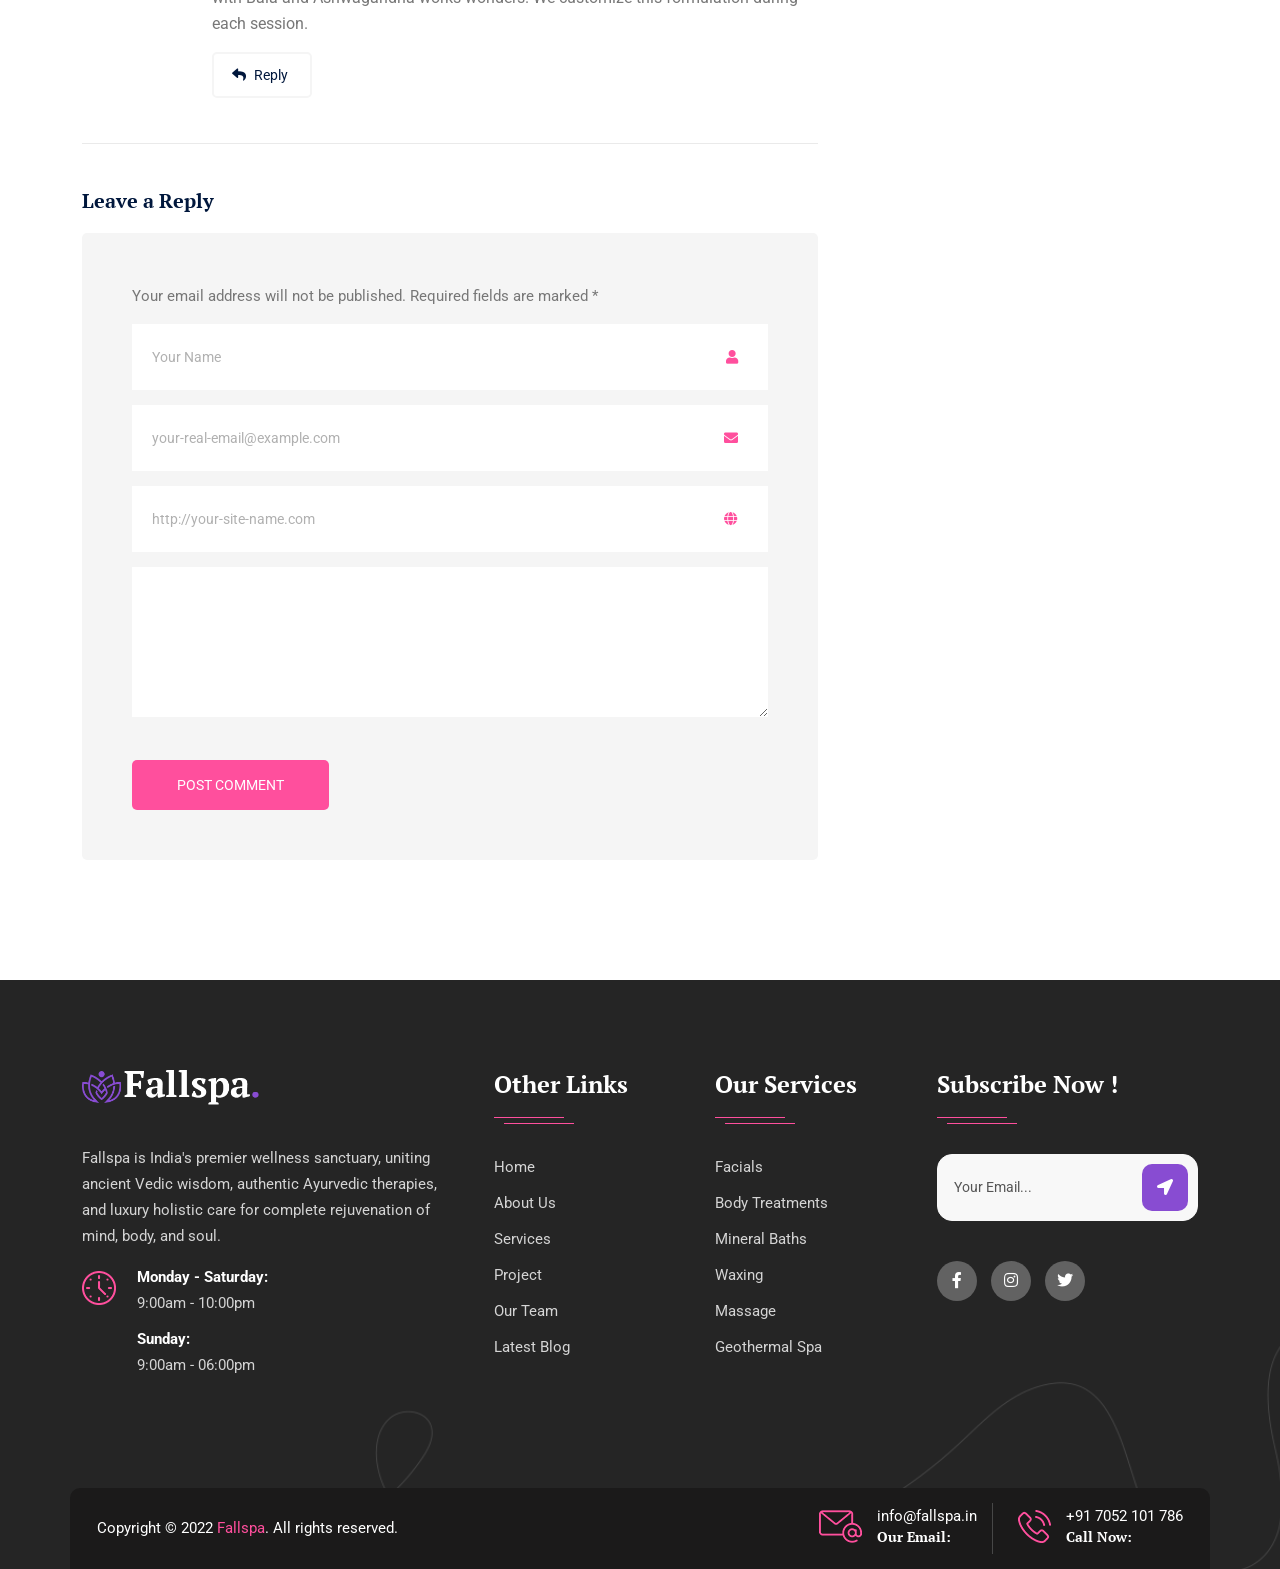
<file: blog-details.html>
<!doctype html>
<html class="no-js" lang="zxx">

<head>
    <meta charset="utf-8">
    <meta http-equiv="x-ua-compatible" content="ie=edge">
    <title>Fallspa - Beauty & Spa Center HTML Template</title>
    <meta name="description" content="">
    <meta name="viewport" content="width=device-width, initial-scale=1">
    <link rel="shortcut icon" type="image/x-icon" href="img/favicon.ico">
    <!-- Place favicon.ico in the root directory -->

    <!-- CSS here -->
    <link rel="stylesheet" href="css/bootstrap.min.css">
    <link rel="stylesheet" href="css/animate.min.css">
    <link rel="stylesheet" href="css/magnific-popup.css">
    <link rel="stylesheet" href="fontawesome/css/all.min.css">

    <link rel="stylesheet" href="css/dripicons.css">
    <link rel="stylesheet" href="css/slick.css">
    <link rel="stylesheet" href="css/meanmenu.css">
    <link rel="stylesheet" href="css/default.css">
    <link rel="stylesheet" href="css/style.css">
    <link rel="stylesheet" href="css/responsive.css">
</head>

<body>
    <!-- header -->
    <header class="header-area header-three">
        <div id="header-sticky" class="menu-area">
            <div class="container">
                <div class="second-menu">
                    <div class="row align-items-center">
                        <div class="col-xl-2 col-lg-2">
                            <div class="logo">
                                <a href="index.html"><img src="img/logo/logo.png" alt="logo"></a>
                            </div>
                        </div>
                        <div class="col-xl-7 col-lg-7">

                            <div class="main-menu text-right text-xl-right">
                                <nav id="mobile-menu">
                                    <ul>
                                        <li class="has-sub">
                                            <a href="index.html">Home</a>
                                            <ul>
                                                <li><a href="index.html">Home Page 01</a></li>
                                                <li><a href="index-2.html">Home Page 02</a></li>
                                                <li><a href="index.html">Home Page 03</a></li>
                                            </ul>
                                        </li>
                                        <li><a href="about.html">About Us</a></li>

                                        <li class="has-sub">
                                            <a href="services.html">Services</a>
                                            <ul>
                                                <li><a href="single-service.html"> Facials</a></li>
                                                <li><a href="single-service.html">Body Treatments</a></li>
                                                <li><a href="single-service.html"> Mineral Baths</a></li>
                                                <li><a href="single-service.html">Waxing</a></li>
                                                <li><a href="single-service.html">Massage</a></li>
                                                <li><a href="single-service.html">Geothermal Spa</a></li>
                                                <li><a href="services.html">Services</a></li>
                                            </ul>
                                        </li>
                                        <li class="has-sub"><a href="#">Pages</a>
                                            <ul>
                                                <li><a href="projects.html">Gallery</a></li>

                                                <li><a href="pricing.html">Pricing</a></li>
                                                <li><a href="faq.html">Faq</a></li>
                                                <li><a href="team.html">Team</a></li>
                                                <li><a href="team-single.html">Team Details</a></li>
                                                <li><a href="shop.html">Shop</a></li>
                                                <li><a href="shop-details.html">Shop Details</a>
                                            </ul>
                                        </li>
                                        <li class="has-sub">
                                            <a href="blog.html">Blog</a>
                                            <ul>
                                                <li><a href="blog.html">Blog</a></li>
                                                <li><a href="blog-details.html">Blog Details</a></li>
                                            </ul>
                                        </li>


                                        <li><a href="contact.html">Contact</a></li>
                                    </ul>
                                </nav>
                            </div>
                        </div>
                        <div
                            class="col-xl-3 col-lg-3 text-right d-none d-lg-block mt-25 mb-25 text-right text-xl-right">
                            <div class="login">
                                <ul>
                                    <li>
                                        <div class="second-header-btn">
                                            <a href="contact.html" class="btn">Book Appointment</a>
                                        </div>
                                    </li>
                                </ul>

                            </div>

                        </div>

                        <div class="col-12">
                            <div class="mobile-menu"></div>
                        </div>
                    </div>
                </div>
            </div>
        </div>
    </header>
    <!-- header-end -->
    <!-- main-area -->
    <main>

        <!-- search-popup -->
        <div class="modal fade bs-example-modal-lg search-bg popup1" tabindex="-1" role="dialog">
            <div class="modal-dialog modal-lg" role="document">
                <div class="modal-content search-popup">
                    <div class="text-center">
                        <a href="#" class="close2" data-dismiss="modal" aria-label="Close">× close</a>
                    </div>
                    <div class="row search-outer">
                        <div class="col-md-11"><input type="text" placeholder="Search for products..." /></div>
                        <div class="col-md-1 text-right"><a href="#"><i class="fa fa-search" aria-hidden="true"></i></a>
                        </div>
                    </div>
                </div>
            </div>
        </div>
        <!-- /search-popup -->
        <!-- breadcrumb-area -->
        <section class="breadcrumb-area d-flex align-items-center" style="background-image:url(img/bg/bdrc-bg.png);">
            <div class="container">
                <div class="row align-items-center">
                    <div class="col-xl-12 col-lg-12">
                        <div class="breadcrumb-wrap text-left">
                            <div class="breadcrumb-title">
                                <h2>Blog Details</h2>
                                <div class="breadcrumb-wrap">

                                    <nav aria-label="breadcrumb">
                                        <ol class="breadcrumb">
                                            <li class="breadcrumb-item"><a href="index.html">Home</a></li>
                                            <li class="breadcrumb-item active" aria-current="page">Blog Details</li>
                                        </ol>
                                    </nav>
                                </div>
                            </div>
                        </div>
                    </div>

                </div>
            </div>
        </section>
        <!-- breadcrumb-area-end -->
        <!-- inner-blog -->
        <section class="inner-blog b-details-p pt-120 pb-120">
            <div class="container">
                <div class="row">
                    <div class="col-lg-8">
                        <div class="blog-details-wrap">
                            <div class="details__content pb-30">
                                <h2>The Ancient Art of Abhyanga: Daily Self-Massage Rituals for Vitality & Dosha Balance
                                </h2>
                                <div class="meta-info">
                                    <ul>
                                        <li><i class="fal fa-eye"></i> 100 Views </li>
                                        <li><i class="fal fa-comments"></i> 35 Comments</li>
                                        <li><i class="fal fa-calendar-alt"></i> 24th March 2019</li>
                                    </ul>
                                </div>
                                <p>In classical Ayurvedic medicine, Abhyanga (warm botanical oil massage) is regarded as
                                    one of the most powerful dinacharya (daily lifestyle) practices for sustaining
                                    longevity, preserving youthfulness, and shielding the physical body against
                                    environmental stressors. In the Charaka Samhita, it is written: 'The body of one who
                                    uses oil massage regularly does not become affected by accidents or strenuous work,
                                    and stays supple and strong.'</p>
                                <p>Benefits of Daily Herbal Abhyanga:
                                    1. Pacifies Vata Dosha: Modern fast-paced lifestyles aggravate the air and ether
                                    elements, causing anxiety, insomnia, dry skin, and fatigue. Warm oil grounds the
                                    nervous system and fosters deep emotional stability.
                                    2. Lymphatic Drainage & Detoxification: Rhythmic strokes toward the heart stimulate
                                    lymph nodes, assisting in the elimination of metabolic waste (Ama).
                                    3. Musculoskeletal Relief: Medicated sesame oils enriched with Ashwagandha and Bala
                                    deeply lubricate joints, soothe tight muscles, and ease physical fatigue.
                                    4. Luminous Skin Tone: Botanical nutrients fortify the skin barrier, restore
                                    suppleness, and prevent premature aging.</p>
                                <blockquote>
                                    <footer>By Dr. Rajesh Sharma, Chief Ayurvedic Physician</footer>
                                    <h3>Self-massage with warm herbal oil is not a luxury, but a sacred daily act of
                                        self-love and preventive medicine taught by ancient Vedic masters.</h3>
                                </blockquote>
                                <p>How to Practice Abhyanga at Home:
                                    Begin by gently warming 2 to 3 tablespoons of authentic Ayurvedic oil. Starting at
                                    your crown, massage your scalp in circular motions, moving to the ears and face.
                                    Work down through your arms and legs using long strokes on long bones and circular
                                    movements over joints. Allow the therapeutic herbs to penetrate for 15 to 20 minutes
                                    before stepping into a warm herbal bath or shower.</p>
                                <div class="details__content-img">
                                    <img src="img/blog/b_details01.jpg" alt="">
                                </div>
                                <p>Lorem ipsum dolor sit amet, consectetur adipisicing elit, sed do eiusmod tempor
                                    incididunt ut labore et dolore magna aliqua. Ut enim ad minim veniam, quis nostrud
                                    exercitation ullamco laboris nisi ut aliquip ex ea commodo consequat.Duis aute irure
                                    dolor in reprehenderit in voluptate velit esse cillum dolore eu fugiat nulla
                                    pariatur. Excepteur sint occaecat cupidatat non proident, sunt in culpa qui officia
                                    deser unt mollit anim id est laborum. Sed ut perspiciatis unde omnis iste natus
                                    error sit voluptatem accusan tium doloremque laudantium, totam rem aperiam, eaque
                                    ipsa quae ab illo inventore veritatis et quasi archi tecto beatae vitae dicta sunt
                                    explicabo. Nemo enim ipsam voluptatem quia voluptas sit asperna tur aut odit aut
                                    fugit, sed quia consequuntur magni dolores eos qui ratione voluptatem sequi
                                    nesciunt. Neque porro quisquam est, qui dolorem ipsum quia dolor sit amet,
                                    consectetur, adipisci velit, sed quia non num quam eius modi tempora incidunt ut
                                    labore et dolore magnam aliquam quaerat voluptatem. Lorem ipsum dolor sit
                                    amet,consectetur adipisicing elit, sed do eiusmod incididunt.</p>
                                <figure>
                                    <img src="img/blog/b_details02.jpg" alt="">
                                    <p>Regular Abhyanga promotes longevity, improves cellular turnover, enhances
                                        lymphatic drainage, and establishes a serene mental equilibrium. The warm,
                                        medicated oils seep into deeper subcutaneous layers, nourishing joints and
                                        strengthening tissues. At FallSpa, our Vaidyas carefully calibrate the
                                        temperature and formulation of each herbal decoction to complement your unique
                                        Prakriti (constitution), helping your mind release tension and restoring the
                                        pristine harmony of your body.</p>
                                </figure>
                                <div class="row">
                                    <div class="col-xl-12 col-md-12">
                                        <div class="post__tag">
                                            <h5>Releted Tags</h5>
                                            <ul>
                                                <li><a href="#">Ayurveda</a></li>
                                                <li><a href="#">Abhyanga</a></li>
                                                <li><a href="#">Skin Glow</a></li>
                                            </ul>
                                        </div>
                                    </div>

                                </div>
                            </div>
                            <div class="posts_navigation pt-35 pb-35">
                                <div class="row align-items-center">
                                    <div class="col-xl-4 col-md-5">
                                        <div class="prev-link">
                                            <span>Prev Post</span>
                                            <h4><a href="#">Shirodhara Therapy</a></h4>
                                        </div>
                                    </div>
                                    <div class="col-xl-4 col-md-2 text-left text-md-center">
                                        <a href="blog.html" class="blog-filter"><img src="img/icon/c_d01.png"
                                                alt=""></a>
                                    </div>
                                    <div class="col-xl-4 col-md-5">
                                        <div class="next-link text-left text-md-right">
                                            <span>next Post</span>
                                            <h4><a href="#">Bridal Ubtan Glow</a></h4>
                                        </div>
                                    </div>
                                </div>
                            </div>
                            <div class="related__post mt-45 mb-85">
                                <div class="post-title">
                                    <h4>Related Post</h4>
                                </div>
                                <div class="row">
                                    <div class="col-md-6">
                                        <div class="related-post-wrap mb-30">
                                            <div class="post-thumb">
                                                <img src="img/blog/b_details03.jpg" alt="">
                                            </div>
                                            <div class="rp__content">
                                                <h3><a href="#">Kumkumadi Tailam: The Golden Ayurvedic Secret to Glowing
                                                        Skin</a></h3>
                                                <p>Discover how saffron and lotus extracts penetrate dermal layers to
                                                    awaken your natural, youthful luminescence.</p>
                                            </div>
                                        </div>
                                    </div>
                                    <div class="col-md-6">
                                        <div class="related-post-wrap mb-30">
                                            <div class="post-thumb">
                                                <img src="img/blog/b_details04.jpg" alt="">
                                            </div>
                                            <div class="rp__content">
                                                <h3><a href="#">Himalayan Salt Baths & Hydrotherapy: Natural Body
                                                        Detox</a></h3>
                                                <p>Immerse in pure Himalayan mineral hydrotherapy infused with holy
                                                    basil and camphor for complete muscular rejuvenation.</p>
                                            </div>
                                        </div>
                                    </div>
                                </div>
                            </div>
                            <div class="avatar__wrap text-center mb-45">
                                <div class="avatar-img">
                                    <img src="img/blog/comment/avatar.png" alt="">
                                </div>
                                <div class="avatar__info">
                                    <h5>Dr. Rajesh Sharma</h5>
                                    <div class="avatar__info-social">
                                        <a href="#"><i class="fab fa-facebook-f"></i></a>
                                        <a href="#"><i class="fab fa-twitter"></i></a>
                                        <a href="#"><i class="fab fa-instagram"></i></a>
                                        <a href="#"><i class="fab fa-behance"></i></a>
                                        <a href="#"><i class="fab fa-linkedin"></i></a>
                                    </div>
                                </div>
                                <div class="avatar__wrap-content">
                                    <p>Dr. Rajesh Sharma is a master Ayurvedic physician (BAMS, MD) with over 18 years
                                        of clinical expertise in classical Panchakarma therapies, Vedic pulse diagnosis,
                                        and herbal pharmacology. He leads the holistic wellness team at FallSpa.</p>
                                </div>
                            </div>
                            <div class="comment__wrap pb-45">
                                <div class="comment__wrap-title">
                                    <h5>Comments</h5>
                                </div>
                                <div class="single__comment mb-35">
                                    <div class="comments-avatar">
                                        <img src="img/blog/comment/c_01.png" alt="">
                                    </div>
                                    <div class="comment-text">
                                        <div class="avatar-name mb-15">
                                            <h6>Ananya Sen</h6>
                                            <span>19th May 2021</span>
                                        </div>
                                        <p>The session on Abhyanga and Shirodhara was life-changing. My chronic sleep
                                            trouble and shoulder tension reduced significantly within two sessions.</p>
                                        <a href="#" class="comment-reply mt-15"><i class="fas fa-reply"></i> Reply</a>
                                    </div>
                                </div>
                                <div class="single__comment children mb-35">
                                    <div class="comments-avatar">
                                        <img src="img/blog/comment/c_02.png" alt="">
                                    </div>
                                    <div class="comment-text">
                                        <div class="avatar-name mb-15">
                                            <h6>Rohan Varma <i class="fas fa-bookmark"></i></h6>
                                            <span>19th May 2021</span>
                                        </div>
                                        <p>I appreciate the detailed explanation of dosha balancing. Which warm
                                            medicated oil do you specifically recommend for Vata-type dry skin during
                                            winter seasons?</p>
                                        <a href="#" class="comment-reply mt-15"><i class="fas fa-reply"></i> Reply</a>
                                    </div>
                                </div>
                                <div class="single__comment">
                                    <div class="comments-avatar">
                                        <img src="img/blog/comment/c_03.png" alt="">
                                    </div>
                                    <div class="comment-text">
                                        <div class="avatar-name mb-15">
                                            <h6>Dr. Rajesh Sharma</h6>
                                            <span>21th May 2021</span>
                                        </div>
                                        <p>Namaste Rohan, for predominant Vata constitution, cold-pressed sesame oil
                                            infused with Bala and Ashwagandha works wonders. We customize this
                                            formulation during each session.</p>
                                        <a href="#" class="comment-reply mt-15"><i class="fas fa-reply"></i> Reply</a>
                                    </div>
                                </div>
                            </div>
                            <div id="comments" class="comments-area  mt-45">
                                <div id="respond" class="comment-respond">
                                    <h3 id="reply-title" class="comment-reply-title">Leave a Reply <small><a
                                                rel="nofollow" id="cancel-comment-reply-link"
                                                href="/finco/?p=2112#respond" style="display:none;">Cancel
                                                reply</a></small></h3>
                                    <form action="http://wordpress.zcube.in/finco/wp-comments-post.php" method="post"
                                        id="commentform" class="comment-form" novalidate="">
                                        <p class="comment-notes"><span id="email-notes">Your email address will not be
                                                published.</span> Required fields are marked <span
                                                class="required">*</span></p>
                                        <p class="comment-field"><i class="fas fa-user"></i><input id="author"
                                                placeholder="Your Name" name="author" type="text"></p>
                                        <p class="comment-field"><i class="fas fa-envelope"></i><input id="email"
                                                placeholder="your-real-email@example.com" name="email" type="text"></p>
                                        <p class="comment-field"><i class="fas fa-globe"></i><input id="url" name="url"
                                                placeholder="http://your-site-name.com" type="text"> </p>
                                        <p class="comment-form-comment"><label for="comment">Comment</label> <textarea
                                                id="comment" name="comment" cols="45" rows="8" maxlength="65525"
                                                required="required"></textarea></p>
                                        <p class="form-submit"><input name="submit" type="submit" id="submit"
                                                class="submit" value="Post Comment"> <input type="hidden"
                                                name="comment_post_ID" value="2112" id="comment_post_ID">
                                            <input type="hidden" name="comment_parent" id="comment_parent" value="0">
                                        </p>
                                    </form>
                                </div>
                                <!-- #respond -->
                            </div>

                        </div>
                    </div>
                    <!-- #right side -->
                    <div class="col-sm-12 col-md-12 col-lg-4">
                        <aside class="sidebar-widget">
                            <section id="search-3" class="widget widget_search">
                                <h2 class="widget-title">Search</h2>
                                <form role="search" method="get" class="search-form"
                                    action="http://wordpress.zcube.in/finco/">
                                    <label>
                                        <span class="screen-reader-text">Search for:</span>
                                        <input type="search" class="search-field" placeholder="Search &hellip;" value=""
                                            name="s" />
                                    </label>
                                    <input type="submit" class="search-submit" value="Search" />
                                </form>
                            </section>
                            <section id="custom_html-5" class="widget_text widget widget_custom_html">
                                <h2 class="widget-title">Follow Us</h2>
                                <div class="textwidget custom-html-widget">
                                    <div class="widget-social">
                                        <a href="#"><i class="fab fa-twitter"></i></a>
                                        <a href="#"><i class="fab fa-pinterest-p"></i></a>
                                        <a href="#"><i class="fab fa-facebook-f"></i></a>
                                        <a href="#"><i class="fab fa-instagram"></i></a>
                                        <a href="#"><i class="fab fa-wordpress"></i></a>
                                    </div>
                                </div>
                            </section>
                            <section id="categories-1" class="widget widget_categories">
                                <h2 class="widget-title">Categories</h2>
                                <ul>
                                    <li class="cat-item cat-item-16"><a href="#">Branding</a> (4)</li>
                                    <li class="cat-item cat-item-23"><a href="#">Corporat</a> (3)</li>
                                    <li class="cat-item cat-item-18"><a href="#">Design</a> (3)</li>
                                    <li class="cat-item cat-item-22"><a href="#">Gallery</a> (3)</li>
                                </ul>
                            </section>
                            <section id="recent-posts-4" class="widget widget_recent_entries">
                                <h2 class="widget-title">Recent Posts</h2>
                                <ul>
                                    <li>
                                        <a href="#">User Experience Psychology And Performance Smshing</a>
                                        <span class="post-date">August 19, 2020</span>
                                    </li>
                                    <li>
                                        <a href="#">Monthly Web Development Up Cost Of JavaScript</a>
                                        <span class="post-date">August 19, 2020</span>
                                    </li>
                                    <li>
                                        <a href="#">There are many variation passages of like available.</a>
                                        <span class="post-date">August 19, 2020</span>
                                    </li>
                                </ul>
                            </section>
                            <section id="tag_cloud-1" class="widget widget_tag_cloud">
                                <h2 class="widget-title">Tag</h2>
                                <div class="tagcloud">
                                    <a href="#" class="tag-cloud-link tag-link-28 tag-link-position-1"
                                        style="font-size: 8pt;" aria-label="app (1 item)">app</a>
                                    <a href="#" class="tag-cloud-link tag-link-17 tag-link-position-2"
                                        style="font-size: 8pt;" aria-label="Branding (1 item)">Branding</a>
                                    <a href="#" class="tag-cloud-link tag-link-20 tag-link-position-3"
                                        style="font-size: 8pt;" aria-label="corporat (1 item)">corporat</a>
                                    <a href="#" class="tag-cloud-link tag-link-24 tag-link-position-4"
                                        style="font-size: 16.4pt;" aria-label="Design (2 items)">Design</a>
                                    <a href="#" class="tag-cloud-link tag-link-25 tag-link-position-5"
                                        style="font-size: 22pt;" aria-label="gallery (3 items)">gallery</a>
                                    <a href="#" class="tag-cloud-link tag-link-26 tag-link-position-6"
                                        style="font-size: 8pt;" aria-label="video (1 item)">video</a>
                                    <a href="#" class="tag-cloud-link tag-link-29 tag-link-position-7"
                                        style="font-size: 16.4pt;" aria-label="web design (2 items)">web design</a>
                                </div>
                            </section>
                        </aside>
                    </div>
                    <!-- #right side end -->
                </div>
            </div>
        </section>
        <!-- inner-blog-end -->


    </main>
    <!-- main-area-end -->
    <!-- footer -->
    <footer class="footer-bg footer-p pt-90"
        style="background-color: #252525; background-image: url(img/bg/footer-bg.png);">
        <div class="footer-top">
            <div class="container">
                <div class="row justify-content-between">

                    <div class="col-xl-4 col-lg-4 col-sm-6">
                        <div class="footer-widget mb-30">
                            <div class="f-widget-title mb-40">
                                <img src="img/logo/f_logo.png" alt="logo">
                            </div>
                            <div class="footer-link">
                                <p>Fallspa is India's premier wellness sanctuary, uniting ancient Vedic wisdom,
                                    authentic Ayurvedic therapies, and luxury holistic care for complete rejuvenation of
                                    mind, body, and soul.</p>
                                <div class="f-contact">
                                    <ul>
                                        <li>
                                            <div class="contact-box">
                                                <div class="icon"><img src="img/icon/ft-icon01.png" alt="logo"></div>
                                                <div class="text">
                                                    <strong>Monday - Saturday:</strong>
                                                    <p>9:00am - 10:00pm</p>
                                                    <strong>Sunday:</strong>
                                                    <p>9:00am - 06:00pm</p>
                                                </div>
                                            </div>
                                        </li>
                                    </ul>

                                </div>


                            </div>
                        </div>
                    </div>

                    <div class="col-xl-2 col-lg-2 col-sm-6">
                        <div class="footer-widget mb-30">
                            <div class="f-widget-title">
                                <h2>Other Links</h2>
                            </div>
                            <div class="footer-link">
                                <ul>
                                    <li><a href="index.html"> Home</a></li>
                                    <li><a href="about.html">About Us</a></li>
                                    <li><a href="services.html">Services</a></li>
                                    <li><a href="projects.html"> Project</a></li>
                                    <li><a href="team.html">Our Team</a></li>
                                    <li><a href="blog.html">Latest Blog</a></li>
                                </ul>
                            </div>
                        </div>
                    </div>
                    <div class="col-xl-2 col-lg-2 col-sm-6">
                        <div class="footer-widget mb-30">
                            <div class="f-widget-title">
                                <h2>Our Services</h2>
                            </div>
                            <div class="footer-link">
                                <ul>
                                    <li><a href="#"> Facials</a></li>
                                    <li><a href="#">Body Treatments</a></li>
                                    <li><a href="#"> Mineral Baths</a></li>
                                    <li><a href="#">Waxing</a></li>
                                    <li><a href="#">Massage</a></li>
                                    <li><a href="#">Geothermal Spa</a></li>
                                </ul>
                            </div>
                        </div>
                    </div>
                    <div class="col-xl-3 col-lg-3 col-sm-6">
                        <div class="footer-widget mb-30">
                            <div class="f-widget-title">
                                <h2>Subscribe Now !</h2>
                            </div>
                            <div class="footer-link">
                                <div class="subricbe p-relative" data-animation="fadeInDown" data-delay=".4s">
                                    <form action="news-mail.php" method="post" class="contact-form ">
                                        <input type="text" id="email2" name="email2" class="header-input"
                                            placeholder="Your Email..." required>
                                        <button class="btn header-btn"><i class="fas fa-location-arrow"></i></button>
                                    </form>
                                </div>
                            </div>

                        </div>
                        <div class="footer-social mt-10">
                            <a href="#"><i class="fab fa-facebook-f"></i></a>
                            <a href="#"><i class="fab fa-instagram"></i></a>
                            <a href="#"><i class="fab fa-twitter"></i></a>
                        </div>
                    </div>

                </div>
                <div class="row align-items-center copyright-wrap">
                    <div class="col-lg-6">
                        <div class="copy-text">
                            Copyright &copy; 2022 <a href="#">Fallspa</a>. All rights reserved.
                        </div>
                    </div>
                    <div class="col-lg-6">
                        <div class="copay-contact">
                            <ul>
                                <li>
                                    <div class="c-contact">
                                        <div class="icon">
                                            <img src="img/icon/ft-icon02.png" alt="img">
                                        </div>
                                        <div class="text">
                                            <span>info@fallspa.in</span>
                                            <h3> Our Email:</h3>

                                        </div>

                                    </div>
                                </li>
                                <li>
                                    <div class="c-contact">
                                        <div class="icon">
                                            <img src="img/icon/ft-icon03.png" alt="img">
                                        </div>
                                        <div class="text">
                                            <span>+91 7052 101 786</span>
                                            <h3>Call Now:</h3>

                                        </div>

                                    </div>
                                </li>
                            </ul>
                        </div>
                    </div>
                </div>
            </div>
        </div>
    </footer>
    <!-- footer-end -->

    <!-- JS here -->
    <script src="js/vendor/modernizr-3.5.0.min.js"></script>
    <script src="js/vendor/jquery-3.6.0.min.js"></script>
    <script src="js/popper.min.js"></script>
    <script src="js/bootstrap.min.js"></script>
    <script src="js/slick.min.js"></script>
    <script src="js/ajax-form.js"></script>
    <script src="js/paroller.js"></script>
    <script src="js/wow.min.js"></script>
    <script src="js/js_isotope.pkgd.min.js"></script>
    <script src="js/imagesloaded.min.js"></script>
    <script src="js/parallax.min.js"></script>
    <script src="js/jquery.waypoints.min.js"></script>
    <script src="js/jquery.counterup.min.js"></script>
    <script src="js/jquery.scrollUp.min.js"></script>
    <script src="js/jquery.meanmenu.min.js"></script>
    <script src="js/parallax-scroll.js"></script>
    <script src="js/jquery.magnific-popup.min.js"></script>
    <script src="js/element-in-view.js"></script>
    <script src="js/main.js"></script>
</body>

</html>
</file>
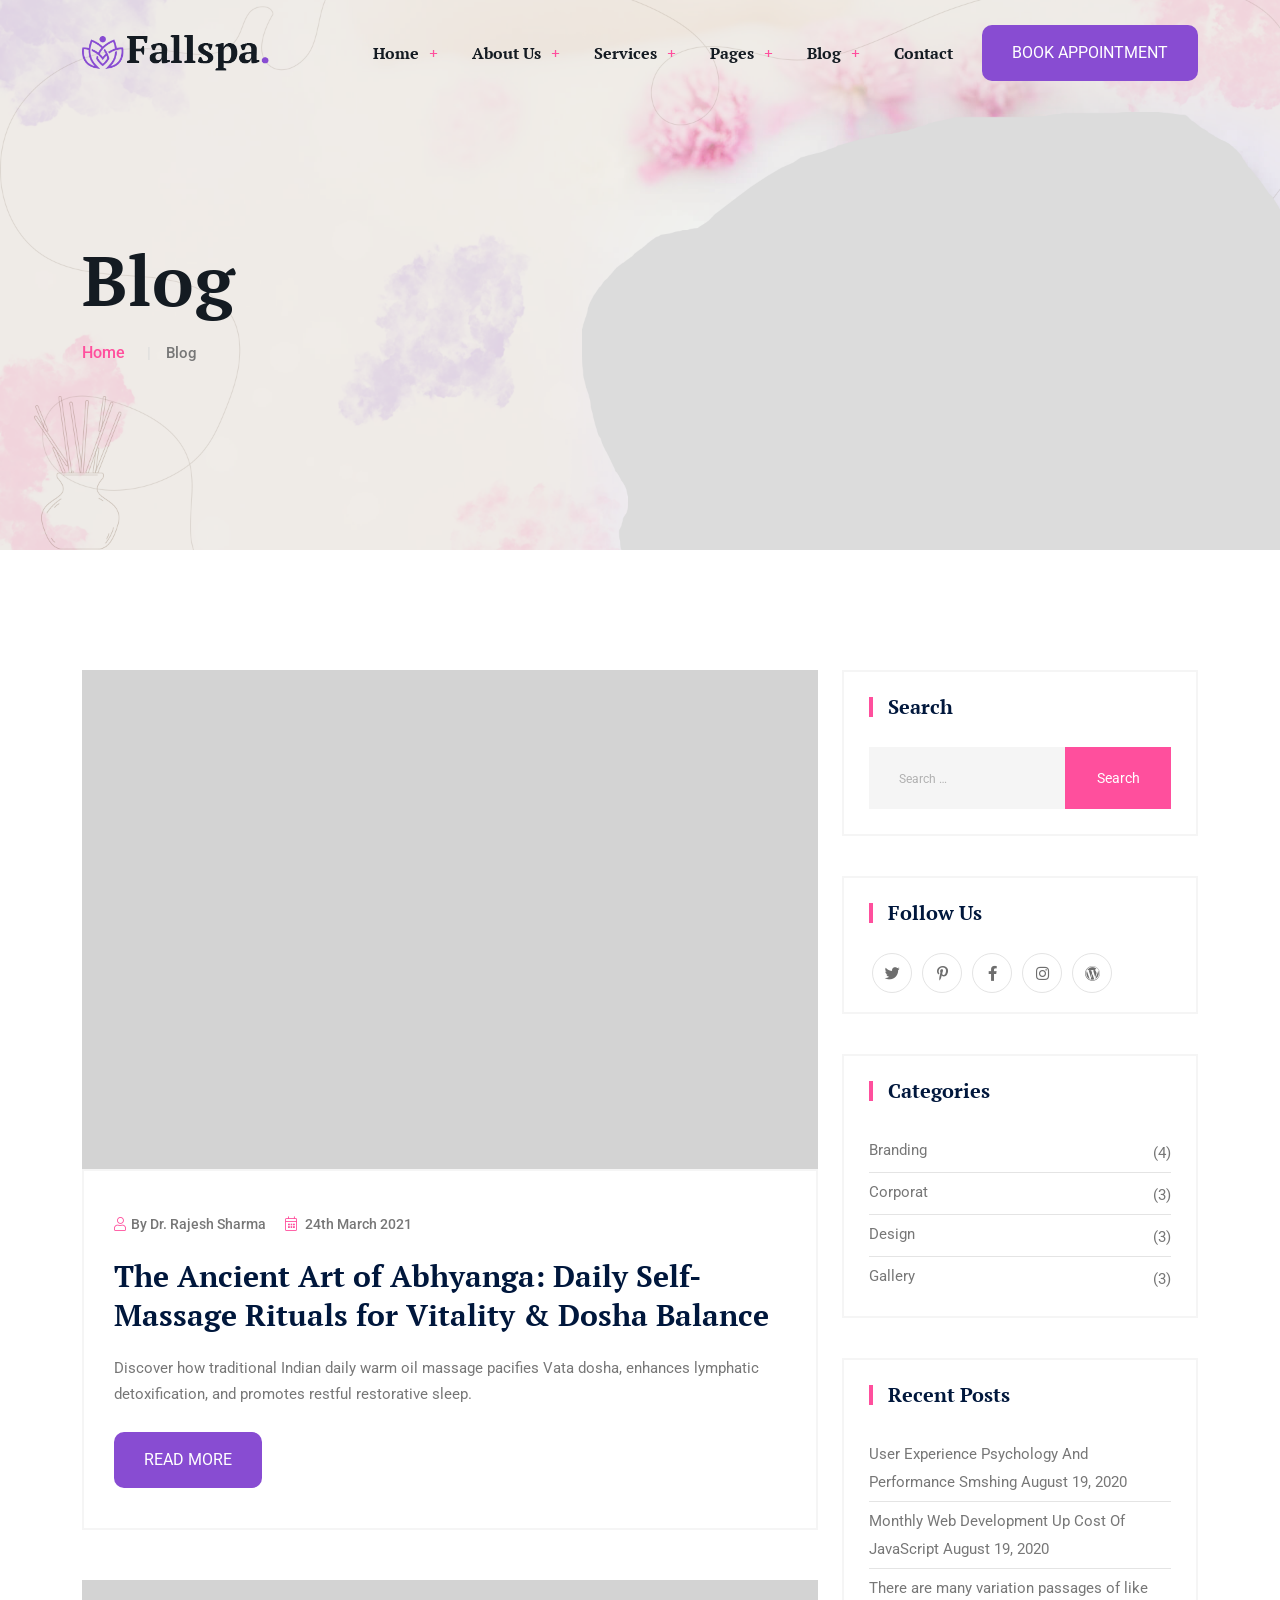
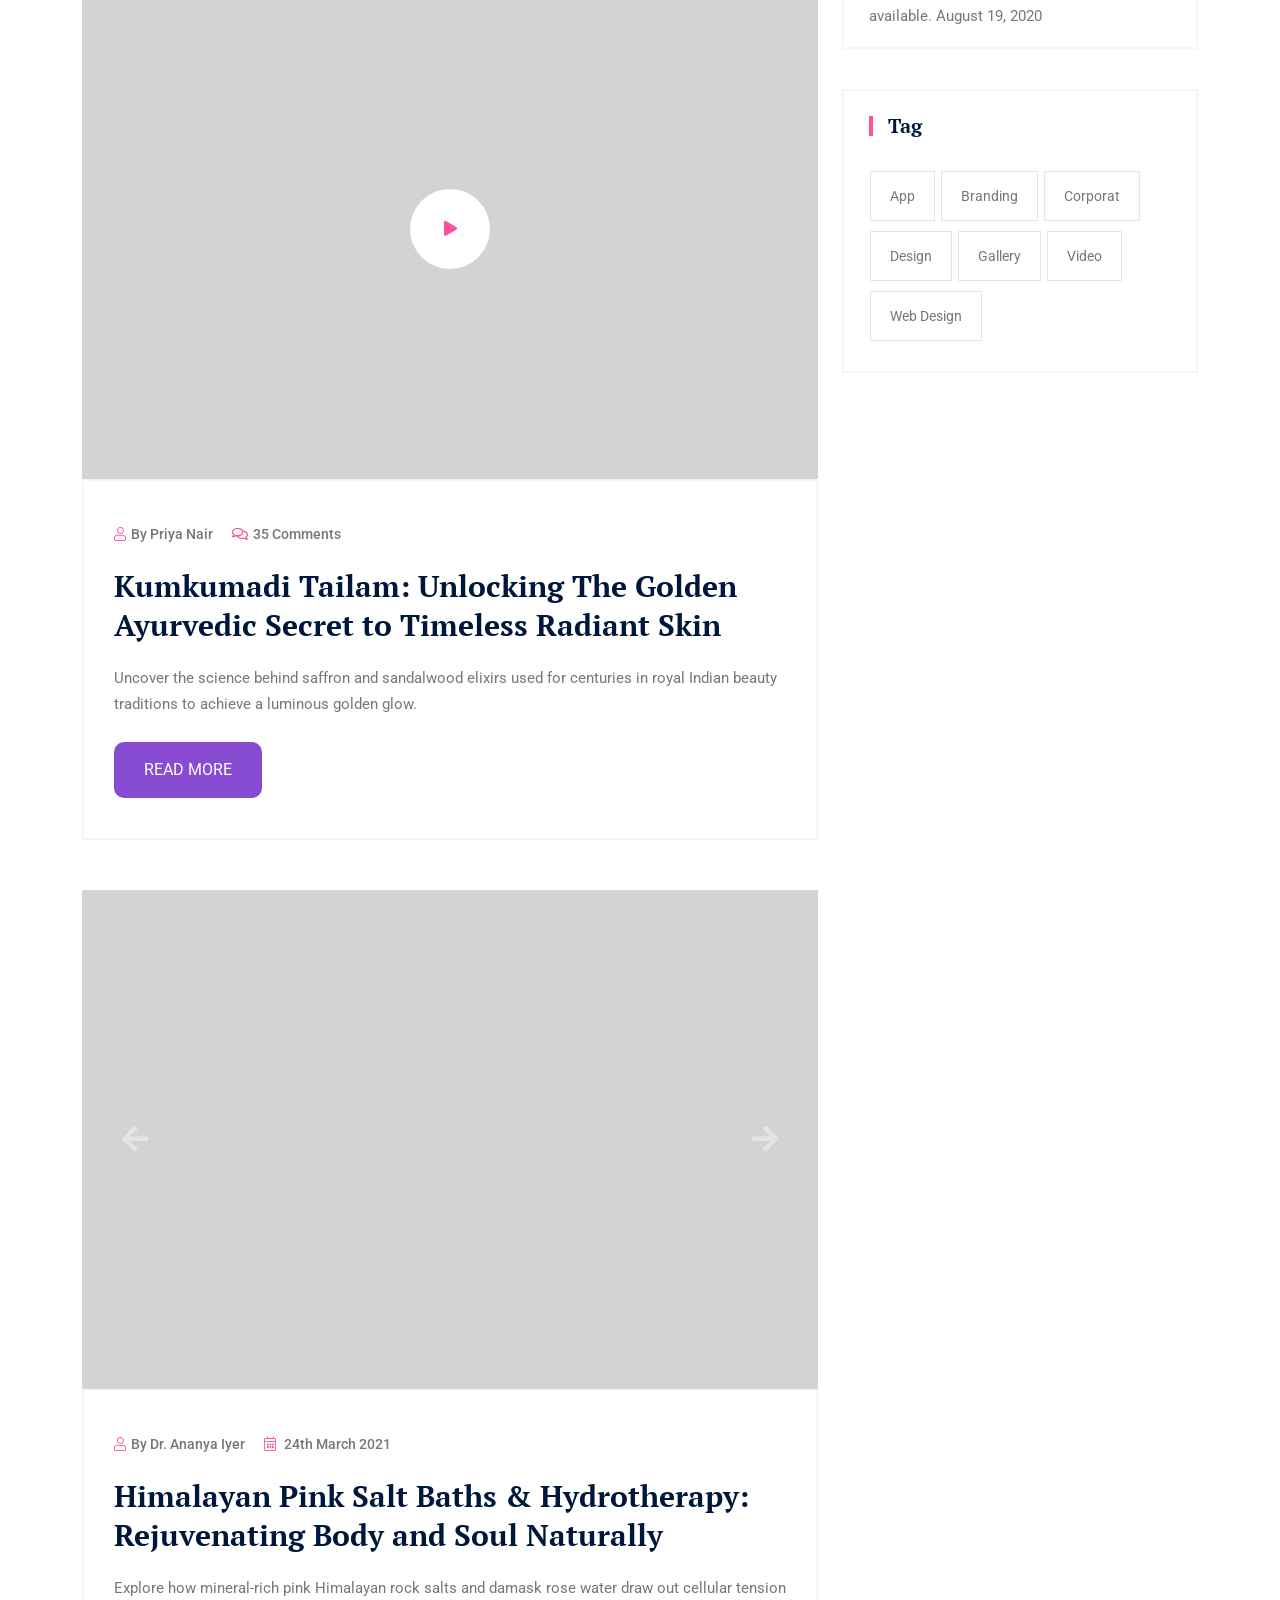
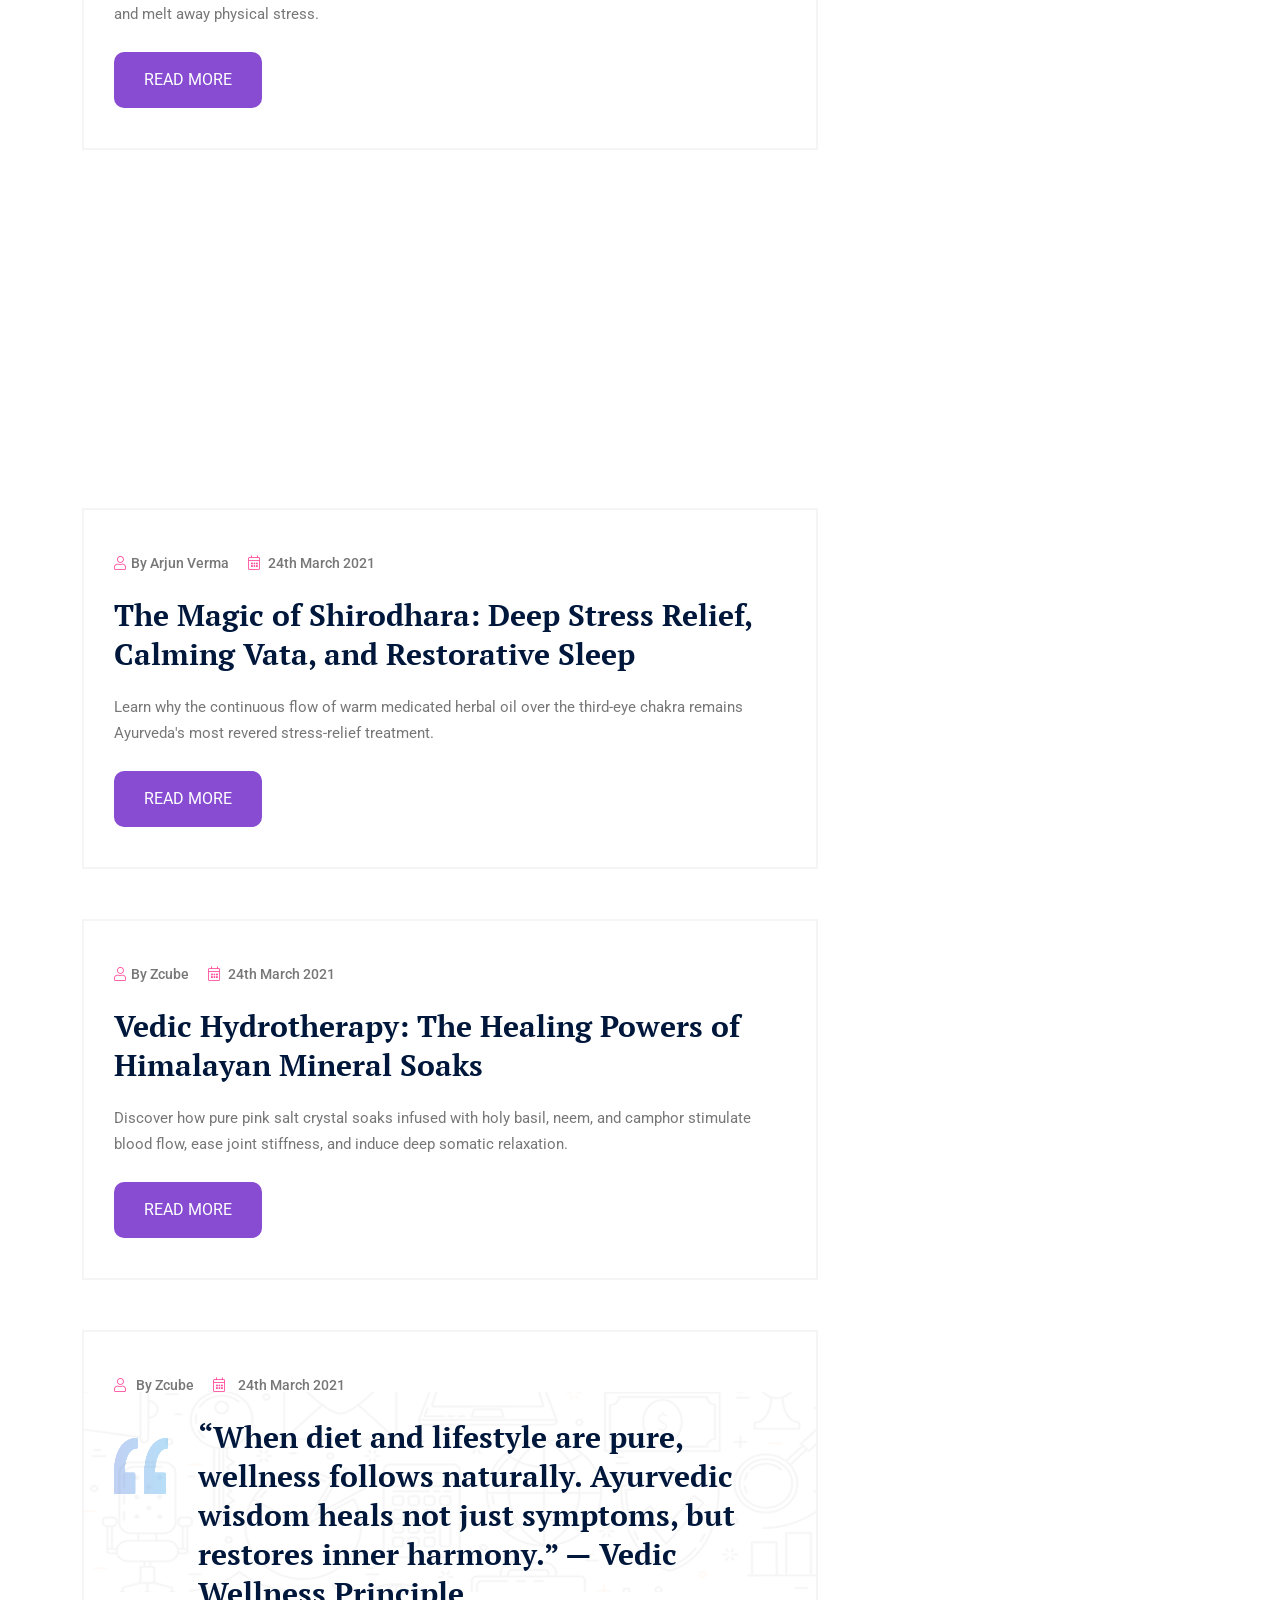
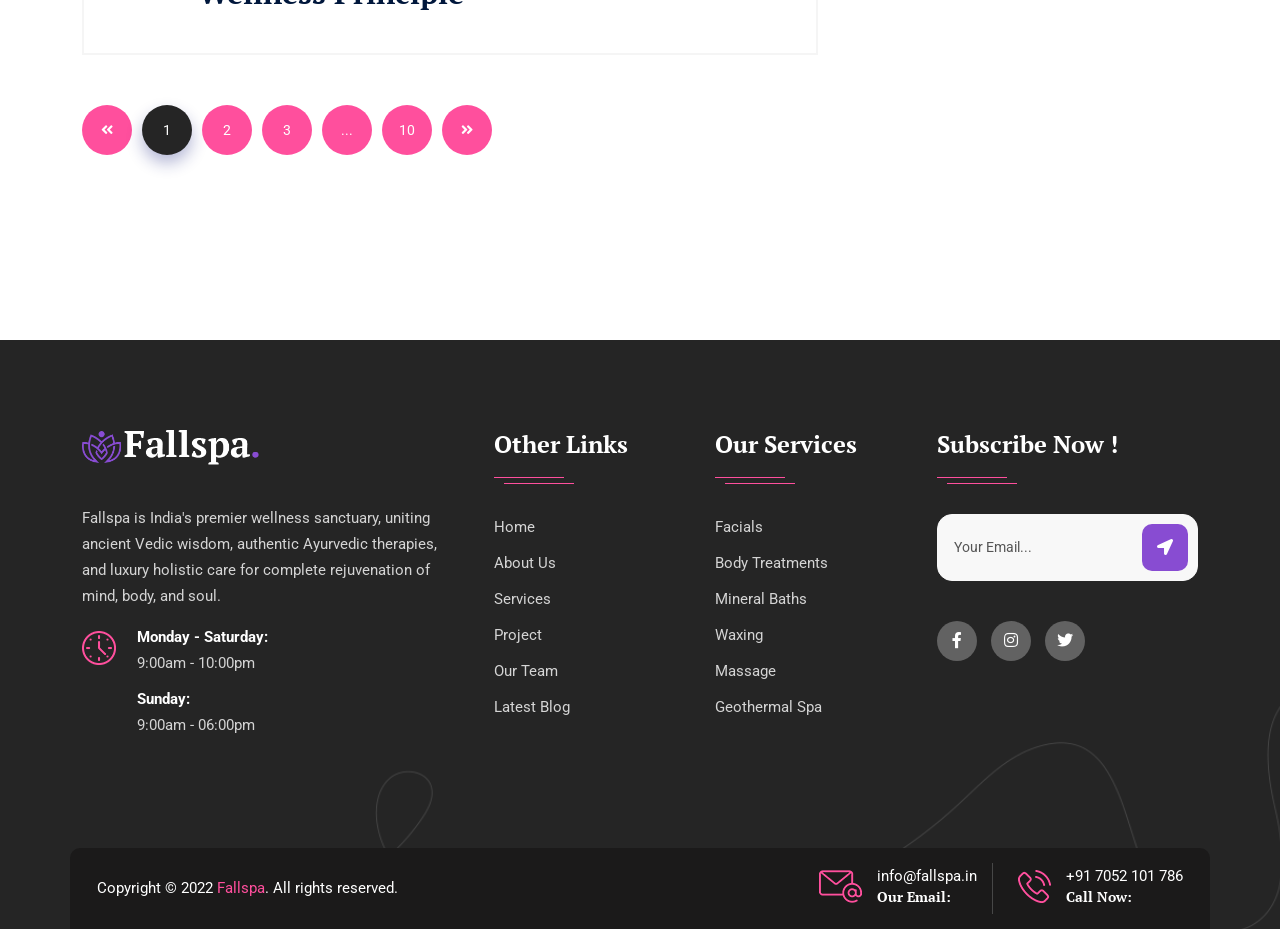
<file: blog.html>
<!doctype html>
<html class="no-js" lang="zxx">

<head>
    <meta charset="utf-8">
    <meta http-equiv="x-ua-compatible" content="ie=edge">
    <title>Fallspa - Beauty & Spa Center HTML Template</title>
    <meta name="description" content="">
    <meta name="viewport" content="width=device-width, initial-scale=1">
    <link rel="shortcut icon" type="image/x-icon" href="img/favicon.ico">
    <!-- Place favicon.ico in the root directory -->

    <!-- CSS here -->
    <link rel="stylesheet" href="css/bootstrap.min.css">
    <link rel="stylesheet" href="css/animate.min.css">
    <link rel="stylesheet" href="css/magnific-popup.css">
    <link rel="stylesheet" href="fontawesome/css/all.min.css">

    <link rel="stylesheet" href="css/dripicons.css">
    <link rel="stylesheet" href="css/slick.css">
    <link rel="stylesheet" href="css/meanmenu.css">
    <link rel="stylesheet" href="css/default.css">
    <link rel="stylesheet" href="css/style.css">
    <link rel="stylesheet" href="css/responsive.css">
</head>

<body>
    <!-- header -->
    <header class="header-area header-three">
        <div id="header-sticky" class="menu-area">
            <div class="container">
                <div class="second-menu">
                    <div class="row align-items-center">
                        <div class="col-xl-2 col-lg-2">
                            <div class="logo">
                                <a href="index.html"><img src="img/logo/logo.png" alt="logo"></a>
                            </div>
                        </div>
                        <div class="col-xl-7 col-lg-7">

                            <div class="main-menu text-right text-xl-right">
                                <nav id="mobile-menu">
                                    <ul>
                                        <li class="has-sub">
                                            <a href="index.html">Home</a>
                                            <ul>
                                                <li><a href="index.html">Home Page 01</a></li>
                                                <li><a href="index-2.html">Home Page 02</a></li>
                                                <li><a href="index.html">Home Page 03</a></li>
                                            </ul>
                                        </li>
                                        <li><a href="about.html">About Us</a></li>

                                        <li class="has-sub">
                                            <a href="services.html">Services</a>
                                            <ul>
                                                <li><a href="single-service.html"> Facials</a></li>
                                                <li><a href="single-service.html">Body Treatments</a></li>
                                                <li><a href="single-service.html"> Mineral Baths</a></li>
                                                <li><a href="single-service.html">Waxing</a></li>
                                                <li><a href="single-service.html">Massage</a></li>
                                                <li><a href="single-service.html">Geothermal Spa</a></li>
                                                <li><a href="services.html">Services</a></li>
                                            </ul>
                                        </li>
                                        <li class="has-sub"><a href="#">Pages</a>
                                            <ul>
                                                <li><a href="projects.html">Gallery</a></li>

                                                <li><a href="pricing.html">Pricing</a></li>
                                                <li><a href="faq.html">Faq</a></li>
                                                <li><a href="team.html">Team</a></li>
                                                <li><a href="team-single.html">Team Details</a></li>
                                                <li><a href="shop.html">Shop</a></li>
                                                <li><a href="shop-details.html">Shop Details</a>
                                            </ul>
                                        </li>
                                        <li class="has-sub">
                                            <a href="blog.html">Blog</a>
                                            <ul>
                                                <li><a href="blog.html">Blog</a></li>
                                                <li><a href="blog-details.html">Blog Details</a></li>
                                            </ul>
                                        </li>


                                        <li><a href="contact.html">Contact</a></li>
                                    </ul>
                                </nav>
                            </div>
                        </div>
                        <div
                            class="col-xl-3 col-lg-3 text-right d-none d-lg-block mt-25 mb-25 text-right text-xl-right">
                            <div class="login">
                                <ul>
                                    <li>
                                        <div class="second-header-btn">
                                            <a href="contact.html" class="btn">Book Appointment</a>
                                        </div>
                                    </li>
                                </ul>

                            </div>

                        </div>

                        <div class="col-12">
                            <div class="mobile-menu"></div>
                        </div>
                    </div>
                </div>
            </div>
        </div>
    </header>
    <!-- header-end -->
    <!-- main-area -->
    <main>

        <!-- search-popup -->
        <div class="modal fade bs-example-modal-lg search-bg popup1" tabindex="-1" role="dialog">
            <div class="modal-dialog modal-lg" role="document">
                <div class="modal-content search-popup">
                    <div class="text-center">
                        <a href="#" class="close2" data-dismiss="modal" aria-label="Close">× close</a>
                    </div>
                    <div class="row search-outer">
                        <div class="col-md-11"><input type="text" placeholder="Search for products..." /></div>
                        <div class="col-md-1 text-right"><a href="#"><i class="fa fa-search" aria-hidden="true"></i></a>
                        </div>
                    </div>
                </div>
            </div>
        </div>
        <!-- /search-popup -->
        <!-- breadcrumb-area -->
        <section class="breadcrumb-area d-flex align-items-center" style="background-image:url(img/bg/bdrc-bg.png);">
            <div class="container">
                <div class="row align-items-center">
                    <div class="col-xl-12 col-lg-12">
                        <div class="breadcrumb-wrap text-left">
                            <div class="breadcrumb-title">
                                <h2>Blog</h2>
                                <div class="breadcrumb-wrap">

                                    <nav aria-label="breadcrumb">
                                        <ol class="breadcrumb">
                                            <li class="breadcrumb-item"><a href="index.html">Home</a></li>
                                            <li class="breadcrumb-item active" aria-current="page">Blog</li>
                                        </ol>
                                    </nav>
                                </div>
                            </div>
                        </div>
                    </div>

                </div>
            </div>
        </section>
        <!-- breadcrumb-area-end -->
        <!-- inner-blog -->
        <section class="inner-blog pt-120 pb-120">
            <div class="container">
                <div class="row">
                    <div class="col-lg-8">
                        <div class="bsingle__post mb-50">
                            <div class="bsingle__post-thumb">
                                <img src="img/blog/inner_b1.jpg" alt="">
                            </div>
                            <div class="bsingle__content">
                                <div class="meta-info">
                                    <ul>
                                        <li><i class="fal fa-user"></i>By Dr. Rajesh Sharma</li>
                                        <li><i class="fal fa-calendar-alt"></i> 24th March 2021</li>
                                    </ul>
                                </div>
                                <h2><a href="blog-details.html">The Ancient Art of Abhyanga: Daily Self-Massage Rituals
                                        for Vitality & Dosha Balance</a></h2>
                                <p>Discover how traditional Indian daily warm oil massage pacifies Vata dosha, enhances
                                    lymphatic detoxification, and promotes restful restorative sleep.</p>
                                <div class="blog__btn">
                                    <a href="#" class="btn">Read More</a>
                                </div>
                            </div>
                        </div>
                        <div class="bsingle__post mb-50">
                            <div class="bsingle__post-thumb video-p">
                                <img src="img/blog/inner_b2.jpg" alt="">
                                <a href="https://www.youtube.com/watch?v=vKSA_idPZkc" class="video-i popup-video"><i
                                        class="fas fa-play"></i></a>
                            </div>
                            <div class="bsingle__content">
                                <div class="meta-info">
                                    <ul>
                                        <li><i class="fal fa-user"></i>By Priya Nair</li>
                                        <li><i class="far fa-comments"></i>35 Comments</li>
                                    </ul>
                                </div>
                                <h2><a href="blog-details.html">Kumkumadi Tailam: Unlocking The Golden Ayurvedic Secret
                                        to Timeless Radiant Skin</a></h2>
                                <p>Uncover the science behind saffron and sandalwood elixirs used for centuries in royal
                                    Indian beauty traditions to achieve a luminous golden glow.</p>
                                <div class="blog__btn">
                                    <a href="#" class="btn">Read More</a>
                                </div>
                            </div>
                        </div>
                        <div class="bsingle__post mb-50">
                            <div class="bsingle__post-thumb blog-active">
                                <div class="slide-post">
                                    <img src="img/blog/inner_b3.jpg" alt="">
                                </div>
                                <div class="slide-post">
                                    <img src="img/blog/inner_b2.jpg" alt="">
                                </div>
                                <div class="slide-post">
                                    <img src="img/blog/inner_b1.jpg" alt="">
                                </div>
                            </div>
                            <div class="bsingle__content">
                                <div class="meta-info">
                                    <ul>
                                        <li><i class="fal fa-user"></i>By Dr. Ananya Iyer</li>
                                        <li><i class="fal fa-calendar-alt"></i> 24th March 2021</li>
                                    </ul>
                                </div>
                                <h2><a href="blog-details.html">Himalayan Pink Salt Baths & Hydrotherapy: Rejuvenating
                                        Body and Soul Naturally</a></h2>
                                <p>Explore how mineral-rich pink Himalayan rock salts and damask rose water draw out
                                    cellular tension and melt away physical stress.</p>
                                <div class="blog__btn">
                                    <a href="#" class="btn">Read More</a>
                                </div>
                            </div>
                        </div>
                        <div class="bsingle__post mb-50">
                            <div class="bsingle__post-thumb embed-responsive embed-responsive-16by9">
                                <iframe height="300" allow="autoplay"
                                    src="https://w.soundcloud.com/player/?url=https%3A//api.soundcloud.com/tracks/547295505&color=%23ff5500&auto_play=false&hide_related=false&show_comments=true&show_user=true&show_reposts=false&show_teaser=true&visual=true"></iframe>
                            </div>
                            <div class="bsingle__content">
                                <div class="meta-info">
                                    <ul>
                                        <li><i class="fal fa-user"></i>By Arjun Verma</li>
                                        <li><i class="fal fa-calendar-alt"></i> 24th March 2021</li>
                                    </ul>
                                </div>
                                <h2><a href="blog-details.html">The Magic of Shirodhara: Deep Stress Relief, Calming
                                        Vata, and Restorative Sleep</a></h2>
                                <p>Learn why the continuous flow of warm medicated herbal oil over the third-eye chakra
                                    remains Ayurveda's most revered stress-relief treatment.</p>
                                <div class="blog__btn">
                                    <a href="#" class="btn">Read More</a>
                                </div>
                            </div>
                        </div>
                        <div class="bsingle__post mb-50">
                            <div class="bsingle__content">
                                <div class="meta-info">
                                    <ul>
                                        <li><i class="fal fa-user"></i>By Zcube</li>
                                        <li><i class="fal fa-calendar-alt"></i> 24th March 2021</li>
                                    </ul>
                                </div>
                                <h2><a href="blog-details.html">Vedic Hydrotherapy: The Healing Powers of Himalayan
                                        Mineral Soaks</a></h2>
                                <p>Discover how pure pink salt crystal soaks infused with holy basil, neem, and camphor
                                    stimulate blood flow, ease joint stiffness, and induce deep somatic relaxation.</p>
                                <div class="blog__btn">
                                    <a href="#" class="btn">Read More</a>
                                </div>
                            </div>
                        </div>
                        <div class="bsingle__post mb-50">
                            <div class="bsingle__content quote-post" style="background-image:url(img/bg/quote_bg.png)">
                                <div class="meta-info">
                                    <ul>
                                        <li><i class="fal fa-user"></i>By Zcube</li>
                                        <li><i class="fal fa-calendar-alt"></i> 24th March 2021</li>
                                    </ul>
                                </div>
                                <div class="quote-icon">
                                    <img src="img/icon/blockquote.png" alt="">
                                </div>
                                <h2><a href="blog-details.html">“When diet and lifestyle are pure, wellness follows
                                        naturally. Ayurvedic wisdom heals not just symptoms, but restores inner
                                        harmony.” — Vedic Wellness Principle</a></h2>
                            </div>
                        </div>
                        <div class="pagination-wrap mb-50">
                            <nav>
                                <ul class="pagination">
                                    <li class="page-item"><a href="#"><i class="fas fa-angle-double-left"></i></a></li>
                                    <li class="page-item active"><a href="#">1</a></li>
                                    <li class="page-item"><a href="#">2</a></li>
                                    <li class="page-item"><a href="#">3</a></li>
                                    <li class="page-item"><a href="#">...</a></li>
                                    <li class="page-item"><a href="#">10</a></li>
                                    <li class="page-item"><a href="#"><i class="fas fa-angle-double-right"></i></a></li>
                                </ul>
                            </nav>
                        </div>
                    </div>
                    <div class="col-sm-12 col-md-12 col-lg-4">
                        <aside class="sidebar-widget">
                            <section id="search-3" class="widget widget_search">
                                <h2 class="widget-title">Search</h2>
                                <form role="search" method="get" class="search-form"
                                    action="http://wordpress.zcube.in/finco/">
                                    <label>
                                        <span class="screen-reader-text">Search for:</span>
                                        <input type="search" class="search-field" placeholder="Search &hellip;" value=""
                                            name="s" />
                                    </label>
                                    <input type="submit" class="search-submit" value="Search" />
                                </form>
                            </section>
                            <section id="custom_html-5" class="widget_text widget widget_custom_html">
                                <h2 class="widget-title">Follow Us</h2>
                                <div class="textwidget custom-html-widget">
                                    <div class="widget-social">
                                        <a href="#"><i class="fab fa-twitter"></i></a>
                                        <a href="#"><i class="fab fa-pinterest-p"></i></a>
                                        <a href="#"><i class="fab fa-facebook-f"></i></a>
                                        <a href="#"><i class="fab fa-instagram"></i></a>
                                        <a href="#"><i class="fab fa-wordpress"></i></a>
                                    </div>
                                </div>
                            </section>
                            <section id="categories-1" class="widget widget_categories">
                                <h2 class="widget-title">Categories</h2>
                                <ul>
                                    <li class="cat-item cat-item-16"><a href="#">Branding</a> (4)</li>
                                    <li class="cat-item cat-item-23"><a href="#">Corporat</a> (3)</li>
                                    <li class="cat-item cat-item-18"><a href="#">Design</a> (3)</li>
                                    <li class="cat-item cat-item-22"><a href="#">Gallery</a> (3)</li>
                                </ul>
                            </section>
                            <section id="recent-posts-4" class="widget widget_recent_entries">
                                <h2 class="widget-title">Recent Posts</h2>
                                <ul>
                                    <li>
                                        <a href="#">User Experience Psychology And Performance Smshing</a>
                                        <span class="post-date">August 19, 2020</span>
                                    </li>
                                    <li>
                                        <a href="#">Monthly Web Development Up Cost Of JavaScript</a>
                                        <span class="post-date">August 19, 2020</span>
                                    </li>
                                    <li>
                                        <a href="#">There are many variation passages of like available.</a>
                                        <span class="post-date">August 19, 2020</span>
                                    </li>
                                </ul>
                            </section>
                            <section id="tag_cloud-1" class="widget widget_tag_cloud">
                                <h2 class="widget-title">Tag</h2>
                                <div class="tagcloud">
                                    <a href="#" class="tag-cloud-link tag-link-28 tag-link-position-1"
                                        style="font-size: 8pt;" aria-label="app (1 item)">app</a>
                                    <a href="#" class="tag-cloud-link tag-link-17 tag-link-position-2"
                                        style="font-size: 8pt;" aria-label="Branding (1 item)">Branding</a>
                                    <a href="#" class="tag-cloud-link tag-link-20 tag-link-position-3"
                                        style="font-size: 8pt;" aria-label="corporat (1 item)">corporat</a>
                                    <a href="#" class="tag-cloud-link tag-link-24 tag-link-position-4"
                                        style="font-size: 16.4pt;" aria-label="Design (2 items)">Design</a>
                                    <a href="#" class="tag-cloud-link tag-link-25 tag-link-position-5"
                                        style="font-size: 22pt;" aria-label="gallery (3 items)">gallery</a>
                                    <a href="#" class="tag-cloud-link tag-link-26 tag-link-position-6"
                                        style="font-size: 8pt;" aria-label="video (1 item)">video</a>
                                    <a href="#" class="tag-cloud-link tag-link-29 tag-link-position-7"
                                        style="font-size: 16.4pt;" aria-label="web design (2 items)">web design</a>
                                </div>
                            </section>
                        </aside>
                    </div>
                </div>
            </div>
        </section>
        <!-- inner-blog-end -->
    </main>
    <!-- main-area-end -->
    <!-- footer -->
    <footer class="footer-bg footer-p pt-90"
        style="background-color: #252525; background-image: url(img/bg/footer-bg.png);">
        <div class="footer-top">
            <div class="container">
                <div class="row justify-content-between">

                    <div class="col-xl-4 col-lg-4 col-sm-6">
                        <div class="footer-widget mb-30">
                            <div class="f-widget-title mb-40">
                                <img src="img/logo/f_logo.png" alt="logo">
                            </div>
                            <div class="footer-link">
                                <p>Fallspa is India's premier wellness sanctuary, uniting ancient Vedic wisdom,
                                    authentic Ayurvedic therapies, and luxury holistic care for complete rejuvenation of
                                    mind, body, and soul.</p>
                                <div class="f-contact">
                                    <ul>
                                        <li>
                                            <div class="contact-box">
                                                <div class="icon"><img src="img/icon/ft-icon01.png" alt="logo"></div>
                                                <div class="text">
                                                    <strong>Monday - Saturday:</strong>
                                                    <p>9:00am - 10:00pm</p>
                                                    <strong>Sunday:</strong>
                                                    <p>9:00am - 06:00pm</p>
                                                </div>
                                            </div>
                                        </li>
                                    </ul>

                                </div>


                            </div>
                        </div>
                    </div>

                    <div class="col-xl-2 col-lg-2 col-sm-6">
                        <div class="footer-widget mb-30">
                            <div class="f-widget-title">
                                <h2>Other Links</h2>
                            </div>
                            <div class="footer-link">
                                <ul>
                                    <li><a href="index.html"> Home</a></li>
                                    <li><a href="about.html">About Us</a></li>
                                    <li><a href="services.html">Services</a></li>
                                    <li><a href="projects.html"> Project</a></li>
                                    <li><a href="team.html">Our Team</a></li>
                                    <li><a href="blog.html">Latest Blog</a></li>
                                </ul>
                            </div>
                        </div>
                    </div>
                    <div class="col-xl-2 col-lg-2 col-sm-6">
                        <div class="footer-widget mb-30">
                            <div class="f-widget-title">
                                <h2>Our Services</h2>
                            </div>
                            <div class="footer-link">
                                <ul>
                                    <li><a href="#"> Facials</a></li>
                                    <li><a href="#">Body Treatments</a></li>
                                    <li><a href="#"> Mineral Baths</a></li>
                                    <li><a href="#">Waxing</a></li>
                                    <li><a href="#">Massage</a></li>
                                    <li><a href="#">Geothermal Spa</a></li>
                                </ul>
                            </div>
                        </div>
                    </div>
                    <div class="col-xl-3 col-lg-3 col-sm-6">
                        <div class="footer-widget mb-30">
                            <div class="f-widget-title">
                                <h2>Subscribe Now !</h2>
                            </div>
                            <div class="footer-link">
                                <div class="subricbe p-relative" data-animation="fadeInDown" data-delay=".4s">
                                    <form action="news-mail.php" method="post" class="contact-form ">
                                        <input type="text" id="email2" name="email2" class="header-input"
                                            placeholder="Your Email..." required>
                                        <button class="btn header-btn"><i class="fas fa-location-arrow"></i></button>
                                    </form>
                                </div>
                            </div>

                        </div>
                        <div class="footer-social mt-10">
                            <a href="#"><i class="fab fa-facebook-f"></i></a>
                            <a href="#"><i class="fab fa-instagram"></i></a>
                            <a href="#"><i class="fab fa-twitter"></i></a>
                        </div>
                    </div>

                </div>
                <div class="row align-items-center copyright-wrap">
                    <div class="col-lg-6">
                        <div class="copy-text">
                            Copyright &copy; 2022 <a href="#">Fallspa</a>. All rights reserved.
                        </div>
                    </div>
                    <div class="col-lg-6">
                        <div class="copay-contact">
                            <ul>
                                <li>
                                    <div class="c-contact">
                                        <div class="icon">
                                            <img src="img/icon/ft-icon02.png" alt="img">
                                        </div>
                                        <div class="text">
                                            <span>info@fallspa.in</span>
                                            <h3> Our Email:</h3>

                                        </div>

                                    </div>
                                </li>
                                <li>
                                    <div class="c-contact">
                                        <div class="icon">
                                            <img src="img/icon/ft-icon03.png" alt="img">
                                        </div>
                                        <div class="text">
                                            <span>+91 7052 101 786</span>
                                            <h3>Call Now:</h3>

                                        </div>

                                    </div>
                                </li>
                            </ul>
                        </div>
                    </div>
                </div>
            </div>
        </div>
    </footer>
    <!-- footer-end -->

    <!-- JS here -->
    <script src="js/vendor/modernizr-3.5.0.min.js"></script>
    <script src="js/vendor/jquery-3.6.0.min.js"></script>
    <script src="js/popper.min.js"></script>
    <script src="js/bootstrap.min.js"></script>
    <script src="js/slick.min.js"></script>
    <script src="js/ajax-form.js"></script>
    <script src="js/paroller.js"></script>
    <script src="js/wow.min.js"></script>
    <script src="js/js_isotope.pkgd.min.js"></script>
    <script src="js/imagesloaded.min.js"></script>
    <script src="js/parallax.min.js"></script>
    <script src="js/jquery.waypoints.min.js"></script>
    <script src="js/jquery.counterup.min.js"></script>
    <script src="js/jquery.scrollUp.min.js"></script>
    <script src="js/jquery.meanmenu.min.js"></script>
    <script src="js/parallax-scroll.js"></script>
    <script src="js/jquery.magnific-popup.min.js"></script>
    <script src="js/element-in-view.js"></script>
    <script src="js/main.js"></script>
</body>

</html>
</file>
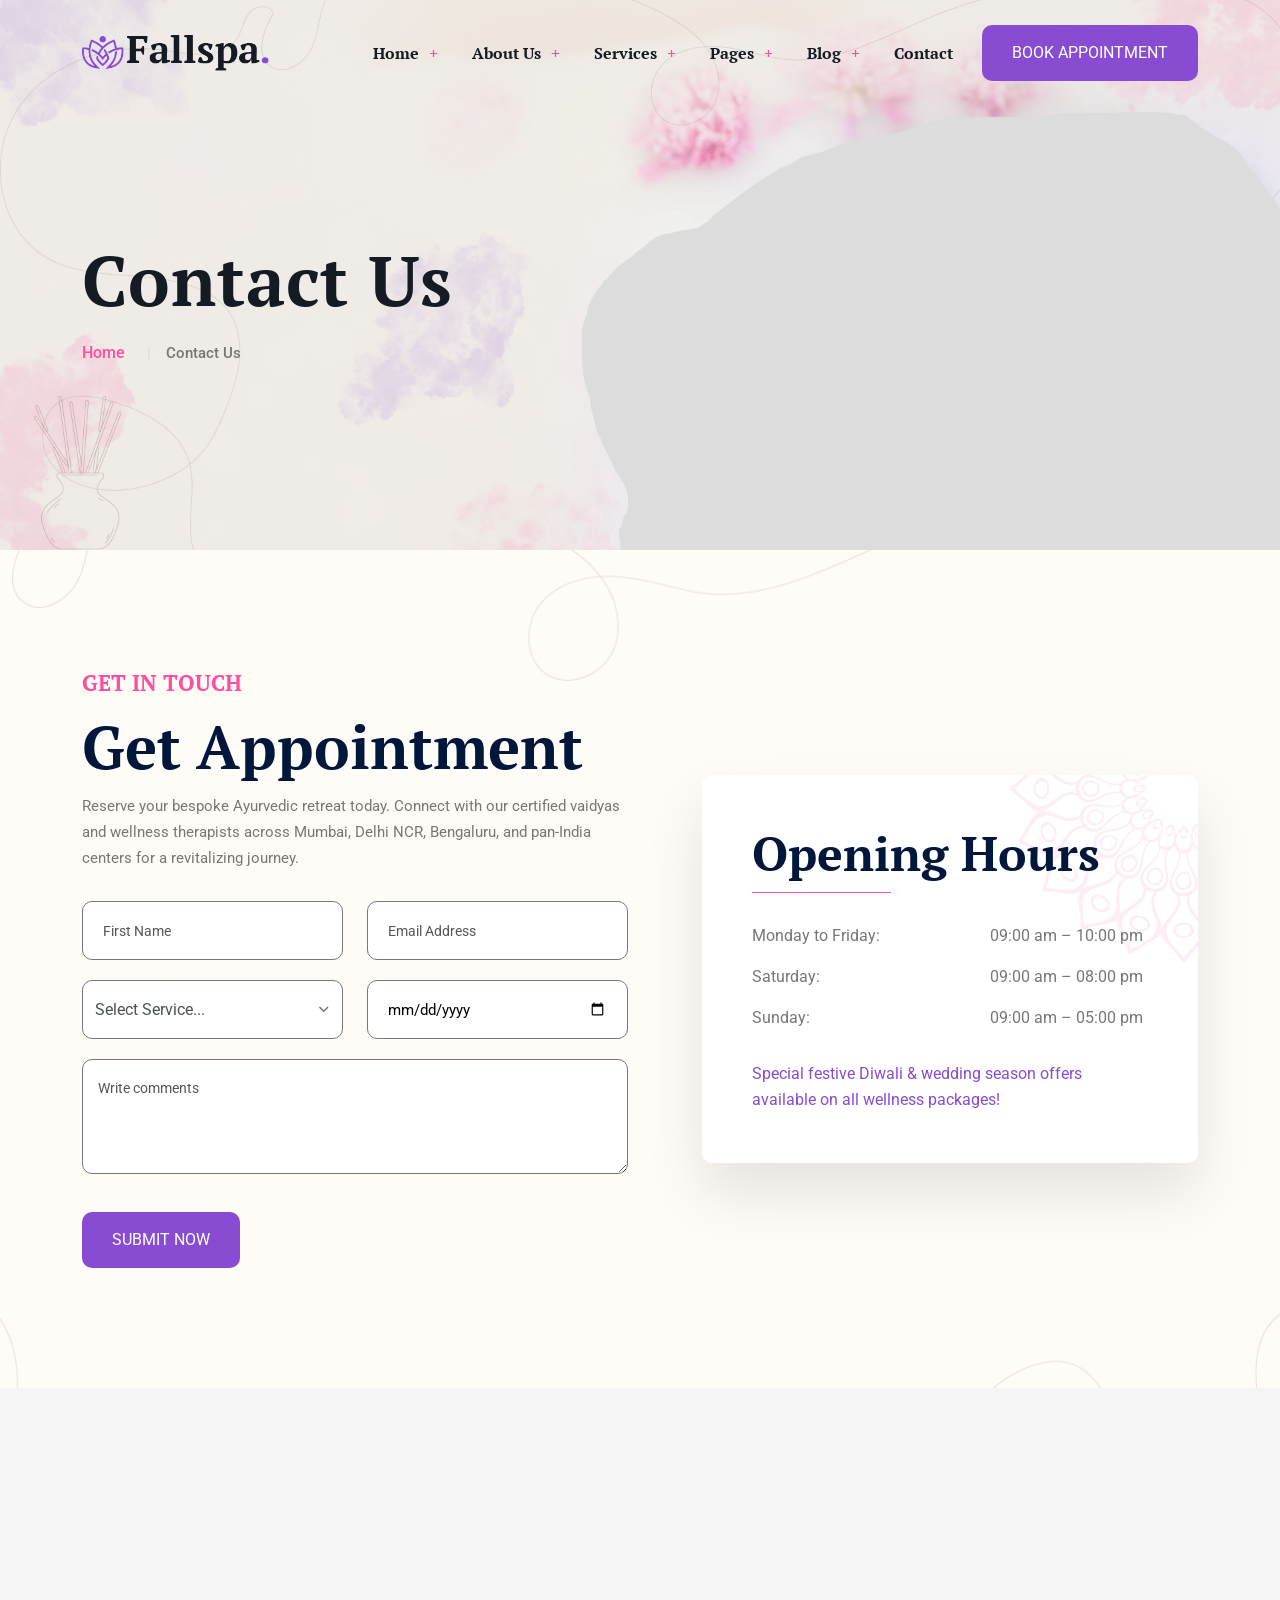
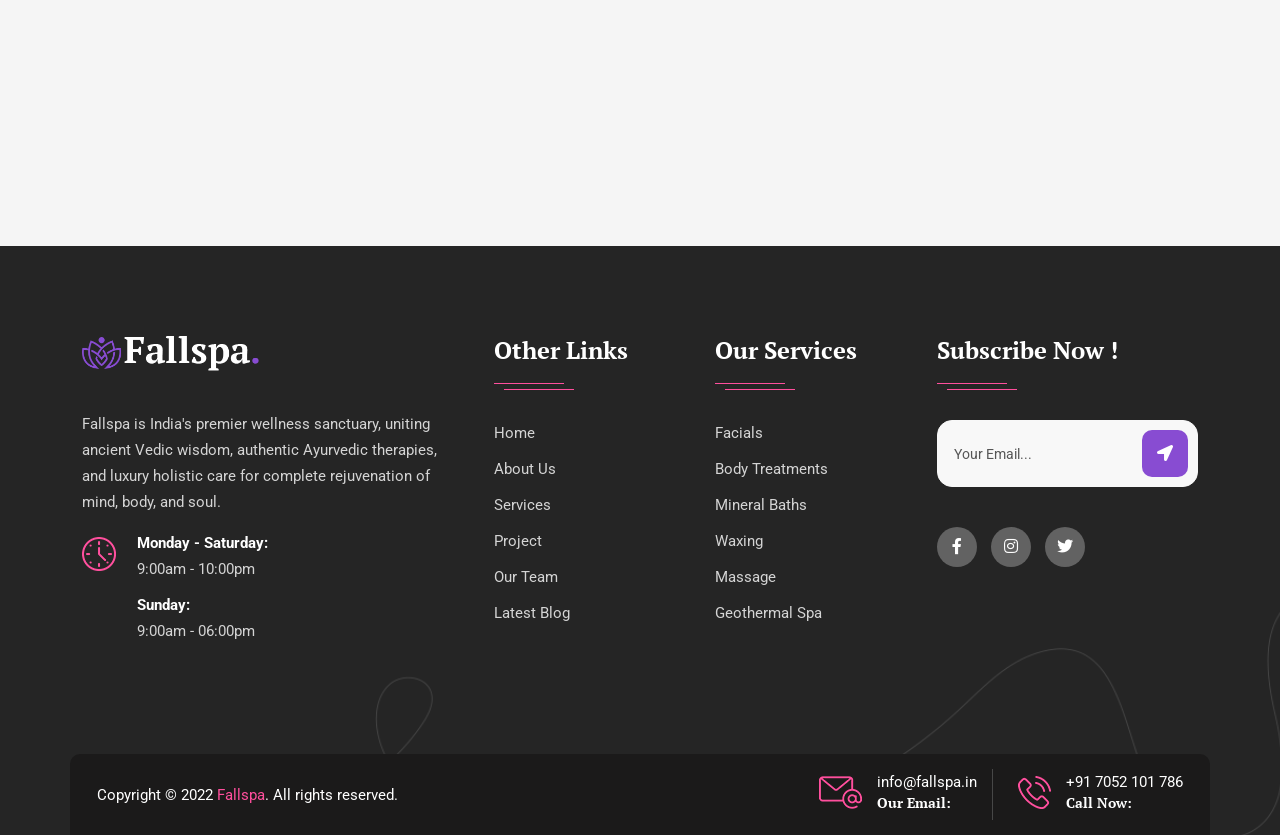
<file: contact.html>
<!doctype html>
<html class="no-js" lang="zxx">

<head>
    <meta charset="utf-8">
    <meta http-equiv="x-ua-compatible" content="ie=edge">
    <title>Fallspa - Beauty & Spa Center HTML Template</title>
    <meta name="description" content="">
    <meta name="viewport" content="width=device-width, initial-scale=1">
    <link rel="shortcut icon" type="image/x-icon" href="img/favicon.ico">
    <!-- Place favicon.ico in the root directory -->

    <!-- CSS here -->
    <link rel="stylesheet" href="css/bootstrap.min.css">
    <link rel="stylesheet" href="css/animate.min.css">
    <link rel="stylesheet" href="css/magnific-popup.css">
    <link rel="stylesheet" href="fontawesome/css/all.min.css">

    <link rel="stylesheet" href="css/dripicons.css">
    <link rel="stylesheet" href="css/slick.css">
    <link rel="stylesheet" href="css/meanmenu.css">
    <link rel="stylesheet" href="css/default.css">
    <link rel="stylesheet" href="css/style.css">
    <link rel="stylesheet" href="css/responsive.css">
</head>

<body>
    <!-- header -->
    <header class="header-area header-three">
        <div id="header-sticky" class="menu-area">
            <div class="container">
                <div class="second-menu">
                    <div class="row align-items-center">
                        <div class="col-xl-2 col-lg-2">
                            <div class="logo">
                                <a href="index.html"><img src="img/logo/logo.png" alt="logo"></a>
                            </div>
                        </div>
                        <div class="col-xl-7 col-lg-7">

                            <div class="main-menu text-right text-xl-right">
                                <nav id="mobile-menu">
                                    <ul>
                                        <li class="has-sub">
                                            <a href="index.html">Home</a>
                                            <ul>
                                                <li><a href="index.html">Home Page 01</a></li>
                                                <li><a href="index-2.html">Home Page 02</a></li>
                                                <li><a href="index.html">Home Page 03</a></li>
                                            </ul>
                                        </li>
                                        <li><a href="about.html">About Us</a></li>

                                        <li class="has-sub">
                                            <a href="services.html">Services</a>
                                            <ul>
                                                <li><a href="single-service.html"> Facials</a></li>
                                                <li><a href="single-service.html">Body Treatments</a></li>
                                                <li><a href="single-service.html"> Mineral Baths</a></li>
                                                <li><a href="single-service.html">Waxing</a></li>
                                                <li><a href="single-service.html">Massage</a></li>
                                                <li><a href="single-service.html">Geothermal Spa</a></li>
                                                <li><a href="services.html">Services</a></li>
                                            </ul>
                                        </li>
                                        <li class="has-sub"><a href="#">Pages</a>
                                            <ul>
                                                <li><a href="projects.html">Gallery</a></li>

                                                <li><a href="pricing.html">Pricing</a></li>
                                                <li><a href="faq.html">Faq</a></li>
                                                <li><a href="team.html">Team</a></li>
                                                <li><a href="team-single.html">Team Details</a></li>
                                                <li><a href="shop.html">Shop</a></li>
                                                <li><a href="shop-details.html">Shop Details</a>
                                            </ul>
                                        </li>
                                        <li class="has-sub">
                                            <a href="blog.html">Blog</a>
                                            <ul>
                                                <li><a href="blog.html">Blog</a></li>
                                                <li><a href="blog-details.html">Blog Details</a></li>
                                            </ul>
                                        </li>


                                        <li><a href="contact.html">Contact</a></li>
                                    </ul>
                                </nav>
                            </div>
                        </div>
                        <div
                            class="col-xl-3 col-lg-3 text-right d-none d-lg-block mt-25 mb-25 text-right text-xl-right">
                            <div class="login">
                                <ul>
                                    <li>
                                        <div class="second-header-btn">
                                            <a href="contact.html" class="btn">Book Appointment</a>
                                        </div>
                                    </li>
                                </ul>

                            </div>

                        </div>

                        <div class="col-12">
                            <div class="mobile-menu"></div>
                        </div>
                    </div>
                </div>
            </div>
        </div>
    </header>
    <!-- header-end -->
    <!-- main-area -->
    <main>

        <!-- breadcrumb-area -->
        <section class="breadcrumb-area d-flex align-items-center" style="background-image:url(img/bg/bdrc-bg.png)">
            <div class="container">
                <div class="row align-items-center">
                    <div class="col-xl-12 col-lg-12">
                        <div class="breadcrumb-wrap text-left">
                            <div class="breadcrumb-title">
                                <h2>Contact Us</h2>
                                <div class="breadcrumb-wrap">

                                    <nav aria-label="breadcrumb">
                                        <ol class="breadcrumb">
                                            <li class="breadcrumb-item"><a href="index.html">Home</a></li>
                                            <li class="breadcrumb-item active" aria-current="page">Contact Us</li>
                                        </ol>
                                    </nav>
                                </div>
                            </div>
                        </div>
                    </div>

                </div>
            </div>
        </section>
        <!-- breadcrumb-area-end -->
        <!-- booking-area -->
        <section id="booking" class="booking-area p-relative pt-120 pb-120"
            style="background: url(img/bg/ap-bg.png); background-size: cover; background-position: center center; background-repeat: no-repeat;">
            <div class="container">
                <div class="row align-items-center">
                    <div class="col-lg-6">

                        <div class="contact-bg">
                            <div class="section-title center-align">
                                <h5>Get In Touch</h5>
                                <h2>
                                    Get Appointment
                                </h2>
                                <p>Reserve your bespoke Ayurvedic retreat today. Connect with our certified vaidyas and
                                    wellness therapists across Mumbai, Delhi NCR, Bengaluru, and pan-India centers for a
                                    revitalizing journey.</p>
                            </div>
                            <form action="mail.php" method="post" class="contact-form mt-30">
                                <div class="row">
                                    <div class="col-lg-6">
                                        <div class="contact-field p-relative c-name mb-20">
                                            <input type="text" id="firstn" name="firstn" placeholder="First Name"
                                                required>
                                        </div>
                                    </div>

                                    <div class="col-lg-6">
                                        <div class="contact-field p-relative c-subject mb-20">
                                            <input type="text" id="email" name="email" placeholder="Email Address"
                                                required>
                                        </div>
                                    </div>
                                    <div class="col-lg-6">
                                        <div class="contact-field p-relative c-subject mb-20">
                                            <select class="custom-select" id="inputGroupSelect04"
                                                aria-label="Select Service">
                                                <option selected>Select Service...</option>
                                                <option value="1">Ayurvedic Abhyanga & Massage</option>
                                                <option value="2">Kumkumadi & Herbal Facials</option>
                                                <option value="3">Himalayan Mineral Bath & Hydrotherapy</option>
                                                <option value="4">Bridal Ubtan & Body Polishing</option>
                                                <option value="5">Geothermal Hot Stone Therapy</option>
                                            </select>
                                            <i class="far fa-angle-down"></i>
                                        </div>
                                    </div>
                                    <div class="col-lg-6">
                                        <div class="contact-field p-relative c-subject mb-20">
                                            <input type="date" id="subject" name="subject" placeholder="Subject">
                                        </div>
                                    </div>
                                    <div class="col-lg-12">
                                        <div class="contact-field p-relative c-message mb-30">
                                            <textarea name="message" id="message" cols="30" rows="10"
                                                placeholder="Write comments"></textarea>
                                        </div>
                                        <div class="slider-btn">
                                            <button class="btn ss-btn" data-animation="fadeInRight"
                                                data-delay=".8s"><span>Submit Now</span></button>
                                        </div>
                                    </div>
                                </div>
                            </form>
                        </div>
                    </div>
                    <div class="col-lg-6">
                        <div class="opening-time">
                            <div class="open-img">
                                <img src="img/bg/open-box-img.png" alt="icon01">
                            </div>
                            <h3>Opening Hours</h3>
                            <div class="text">
                                <div class="left-text">Monday to Friday:</div>
                                <div class="right-text">09:00 am – 10:00 pm</div>
                            </div>
                            <div class="text">
                                <div class="left-text">Saturday:</div>
                                <div class="right-text">09:00 am – 08:00 pm</div>
                            </div>
                            <div class="text">
                                <div class="left-text">Sunday:</div>
                                <div class="right-text">09:00 am – 05:00 pm</div>
                            </div>
                            <div class="discount">Special festive Diwali & wedding season offers available on all
                                wellness packages!</div>
                        </div>
                    </div>
                </div>
            </div>
        </section>
        <!-- booking-area-end -->
        <!-- map-area-end -->
        <div class="map fix" style="background: #f5f5f5;">
            <div class="container-flud">

                <div class="row">
                    <div class="col-lg-12">
                        <iframe
                            src="https://www.google.com/maps/embed?pb=!1m18!1m12!1m3!1d212867.83634504632!2d-112.24455686962897!3d33.52582710700138!2m3!1f0!2f0!3f0!3m2!1i1024!2i768!4f13.1!3m3!1m2!1s0x872b743829374b03%3A0xabaac255b1e43fbe!2sPlexus%20Worldwide!5e0!3m2!1sen!2sin!4v1618567685329!5m2!1sen!2sin"
                            width="600" height="450" style="border:0;" allowfullscreen="" loading="lazy"></iframe>
                    </div>
                </div>
            </div>
        </div>
        <!-- map-area-end -->

    </main>
    <!-- main-area-end -->
    <!-- footer -->
    <footer class="footer-bg footer-p pt-90"
        style="background-color: #252525; background-image: url(img/bg/footer-bg.png);">
        <div class="footer-top">
            <div class="container">
                <div class="row justify-content-between">

                    <div class="col-xl-4 col-lg-4 col-sm-6">
                        <div class="footer-widget mb-30">
                            <div class="f-widget-title mb-40">
                                <img src="img/logo/f_logo.png" alt="logo">
                            </div>
                            <div class="footer-link">
                                <p>Fallspa is India's premier wellness sanctuary, uniting ancient Vedic wisdom,
                                    authentic Ayurvedic therapies, and luxury holistic care for complete rejuvenation of
                                    mind, body, and soul.</p>
                                <div class="f-contact">
                                    <ul>
                                        <li>
                                            <div class="contact-box">
                                                <div class="icon"><img src="img/icon/ft-icon01.png" alt="logo"></div>
                                                <div class="text">
                                                    <strong>Monday - Saturday:</strong>
                                                    <p>9:00am - 10:00pm</p>
                                                    <strong>Sunday:</strong>
                                                    <p>9:00am - 06:00pm</p>
                                                </div>
                                            </div>
                                        </li>
                                    </ul>

                                </div>


                            </div>
                        </div>
                    </div>

                    <div class="col-xl-2 col-lg-2 col-sm-6">
                        <div class="footer-widget mb-30">
                            <div class="f-widget-title">
                                <h2>Other Links</h2>
                            </div>
                            <div class="footer-link">
                                <ul>
                                    <li><a href="index.html"> Home</a></li>
                                    <li><a href="about.html">About Us</a></li>
                                    <li><a href="services.html">Services</a></li>
                                    <li><a href="projects.html"> Project</a></li>
                                    <li><a href="team.html">Our Team</a></li>
                                    <li><a href="blog.html">Latest Blog</a></li>
                                </ul>
                            </div>
                        </div>
                    </div>
                    <div class="col-xl-2 col-lg-2 col-sm-6">
                        <div class="footer-widget mb-30">
                            <div class="f-widget-title">
                                <h2>Our Services</h2>
                            </div>
                            <div class="footer-link">
                                <ul>
                                    <li><a href="#"> Facials</a></li>
                                    <li><a href="#">Body Treatments</a></li>
                                    <li><a href="#"> Mineral Baths</a></li>
                                    <li><a href="#">Waxing</a></li>
                                    <li><a href="#">Massage</a></li>
                                    <li><a href="#">Geothermal Spa</a></li>
                                </ul>
                            </div>
                        </div>
                    </div>
                    <div class="col-xl-3 col-lg-3 col-sm-6">
                        <div class="footer-widget mb-30">
                            <div class="f-widget-title">
                                <h2>Subscribe Now !</h2>
                            </div>
                            <div class="footer-link">
                                <div class="subricbe p-relative" data-animation="fadeInDown" data-delay=".4s">
                                    <form action="news-mail.php" method="post" class="contact-form ">
                                        <input type="text" id="email2" name="email2" class="header-input"
                                            placeholder="Your Email..." required>
                                        <button class="btn header-btn"><i class="fas fa-location-arrow"></i></button>
                                    </form>
                                </div>
                            </div>

                        </div>
                        <div class="footer-social mt-10">
                            <a href="#"><i class="fab fa-facebook-f"></i></a>
                            <a href="#"><i class="fab fa-instagram"></i></a>
                            <a href="#"><i class="fab fa-twitter"></i></a>
                        </div>
                    </div>

                </div>
                <div class="row align-items-center copyright-wrap">
                    <div class="col-lg-6">
                        <div class="copy-text">
                            Copyright &copy; 2022 <a href="#">Fallspa</a>. All rights reserved.
                        </div>
                    </div>
                    <div class="col-lg-6">
                        <div class="copay-contact">
                            <ul>
                                <li>
                                    <div class="c-contact">
                                        <div class="icon">
                                            <img src="img/icon/ft-icon02.png" alt="img">
                                        </div>
                                        <div class="text">
                                            <span>info@fallspa.in</span>
                                            <h3> Our Email:</h3>

                                        </div>

                                    </div>
                                </li>
                                <li>
                                    <div class="c-contact">
                                        <div class="icon">
                                            <img src="img/icon/ft-icon03.png" alt="img">
                                        </div>
                                        <div class="text">
                                            <span>+91 7052 101 786</span>
                                            <h3>Call Now:</h3>

                                        </div>

                                    </div>
                                </li>
                            </ul>
                        </div>
                    </div>
                </div>
            </div>
        </div>
    </footer>
    <!-- footer-end -->

    <!-- JS here -->
    <script src="js/vendor/modernizr-3.5.0.min.js"></script>
    <script src="js/vendor/jquery-3.6.0.min.js"></script>
    <script src="js/popper.min.js"></script>
    <script src="js/bootstrap.min.js"></script>
    <script src="js/slick.min.js"></script>
    <script src="js/ajax-form.js"></script>
    <script src="js/paroller.js"></script>
    <script src="js/wow.min.js"></script>
    <script src="js/js_isotope.pkgd.min.js"></script>
    <script src="js/imagesloaded.min.js"></script>
    <script src="js/parallax.min.js"></script>
    <script src="js/jquery.waypoints.min.js"></script>
    <script src="js/jquery.counterup.min.js"></script>
    <script src="js/jquery.scrollUp.min.js"></script>
    <script src="js/jquery.meanmenu.min.js"></script>
    <script src="js/parallax-scroll.js"></script>
    <script src="js/jquery.magnific-popup.min.js"></script>
    <script src="js/element-in-view.js"></script>
    <script src="js/main.js"></script>
</body>

</html>
</file>
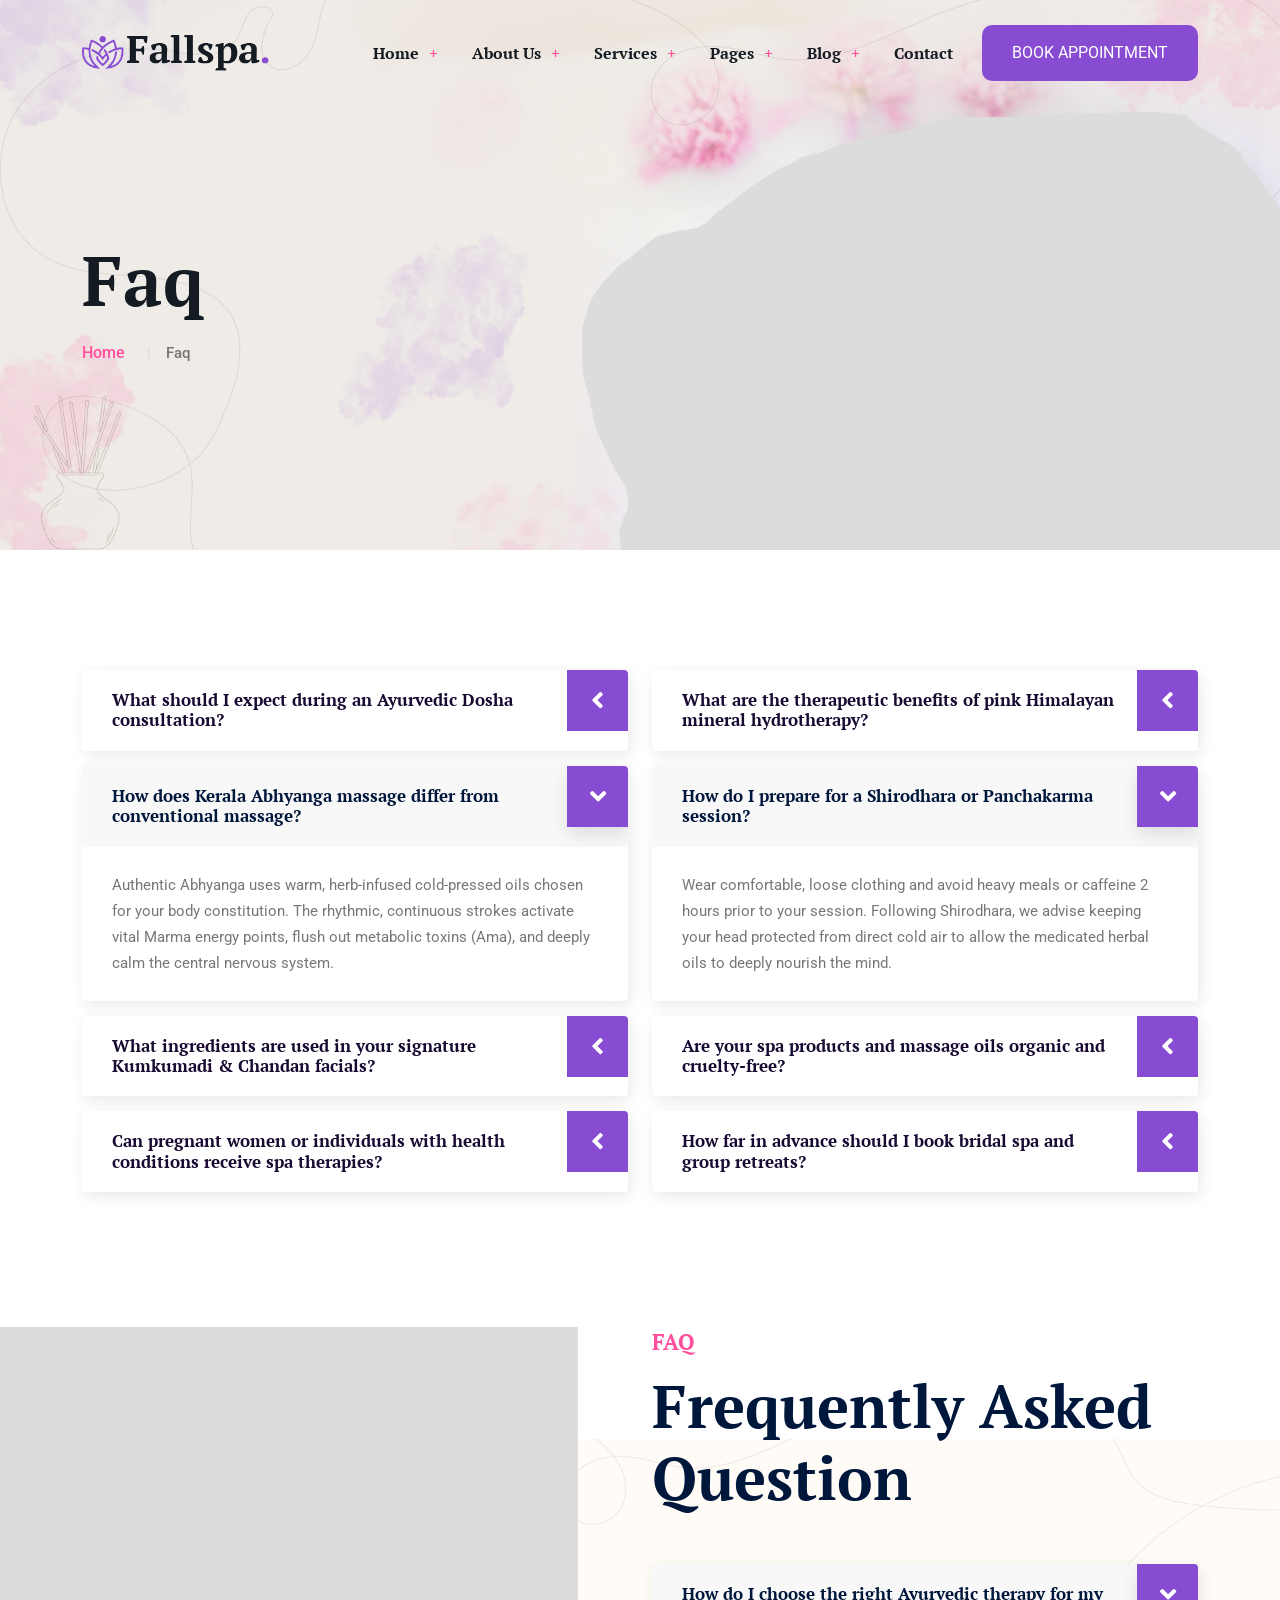
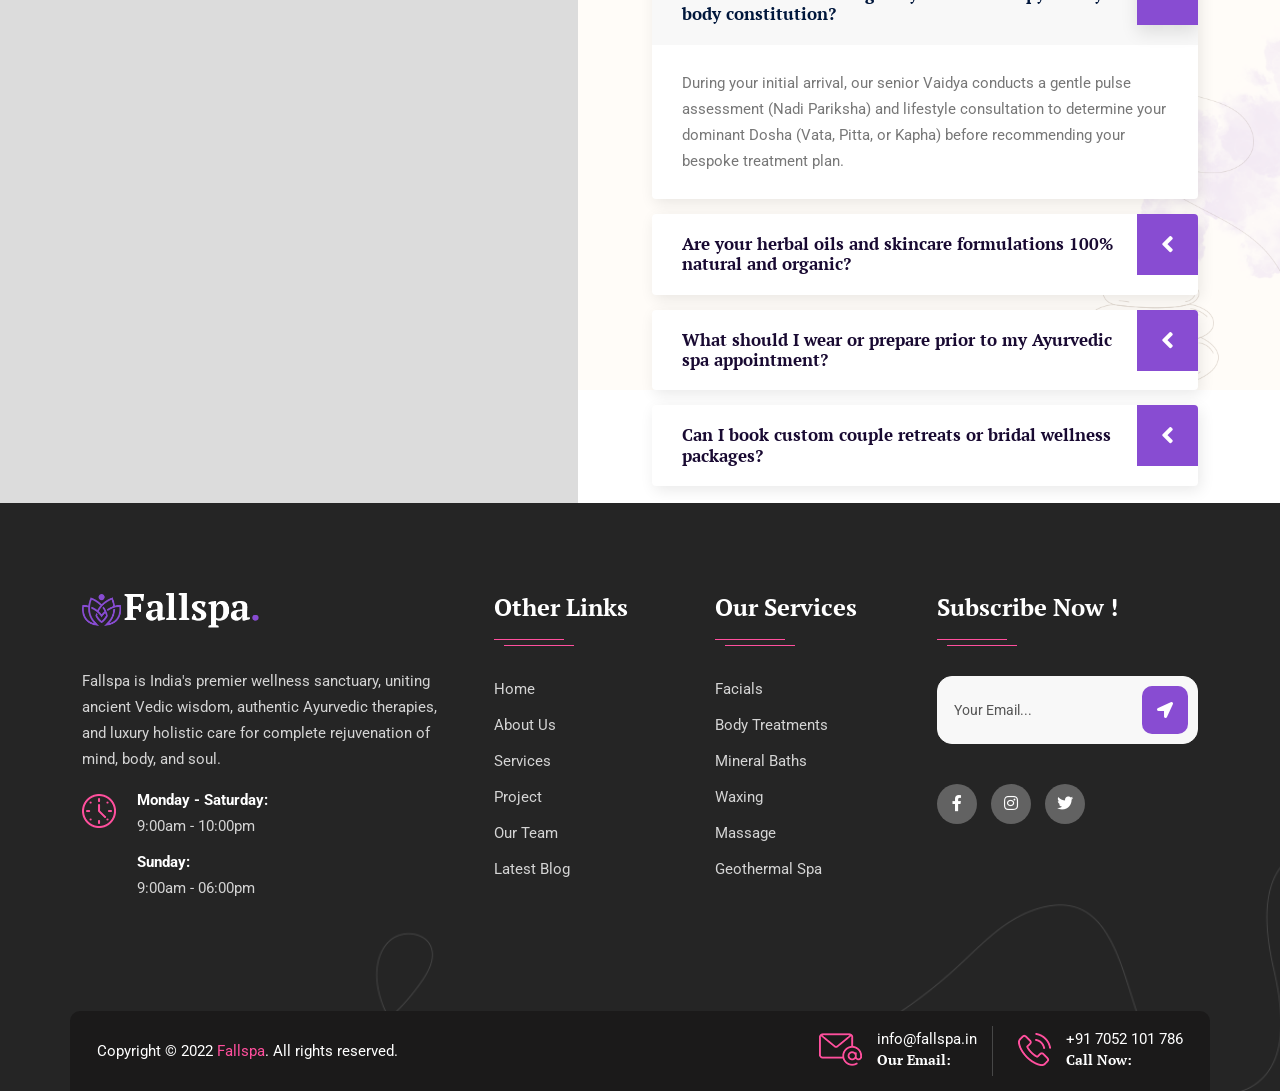
<file: faq.html>
<!doctype html>
<html class="no-js" lang="zxx">

<head>
    <meta charset="utf-8">
    <meta http-equiv="x-ua-compatible" content="ie=edge">
    <title>Fallspa - Beauty & Spa Center HTML Template</title>
    <meta name="description" content="">
    <meta name="viewport" content="width=device-width, initial-scale=1">
    <link rel="shortcut icon" type="image/x-icon" href="img/favicon.ico">
    <!-- Place favicon.ico in the root directory -->

    <!-- CSS here -->
    <link rel="stylesheet" href="css/bootstrap.min.css">
    <link rel="stylesheet" href="css/animate.min.css">
    <link rel="stylesheet" href="css/magnific-popup.css">
    <link rel="stylesheet" href="fontawesome/css/all.min.css">

    <link rel="stylesheet" href="css/dripicons.css">
    <link rel="stylesheet" href="css/slick.css">
    <link rel="stylesheet" href="css/meanmenu.css">
    <link rel="stylesheet" href="css/default.css">
    <link rel="stylesheet" href="css/style.css">
    <link rel="stylesheet" href="css/responsive.css">
</head>

<body>
    <!-- header -->
    <header class="header-area header-three">
        <div id="header-sticky" class="menu-area">
            <div class="container">
                <div class="second-menu">
                    <div class="row align-items-center">
                        <div class="col-xl-2 col-lg-2">
                            <div class="logo">
                                <a href="index.html"><img src="img/logo/logo.png" alt="logo"></a>
                            </div>
                        </div>
                        <div class="col-xl-7 col-lg-7">

                            <div class="main-menu text-right text-xl-right">
                                <nav id="mobile-menu">
                                    <ul>
                                        <li class="has-sub">
                                            <a href="index.html">Home</a>
                                            <ul>
                                                <li><a href="index.html">Home Page 01</a></li>
                                                <li><a href="index-2.html">Home Page 02</a></li>
                                                <li><a href="index.html">Home Page 03</a></li>
                                            </ul>
                                        </li>
                                        <li><a href="about.html">About Us</a></li>

                                        <li class="has-sub">
                                            <a href="services.html">Services</a>
                                            <ul>
                                                <li><a href="single-service.html"> Facials</a></li>
                                                <li><a href="single-service.html">Body Treatments</a></li>
                                                <li><a href="single-service.html"> Mineral Baths</a></li>
                                                <li><a href="single-service.html">Waxing</a></li>
                                                <li><a href="single-service.html">Massage</a></li>
                                                <li><a href="single-service.html">Geothermal Spa</a></li>
                                                <li><a href="services.html">Services</a></li>
                                            </ul>
                                        </li>
                                        <li class="has-sub"><a href="#">Pages</a>
                                            <ul>
                                                <li><a href="projects.html">Gallery</a></li>

                                                <li><a href="pricing.html">Pricing</a></li>
                                                <li><a href="faq.html">Faq</a></li>
                                                <li><a href="team.html">Team</a></li>
                                                <li><a href="team-single.html">Team Details</a></li>
                                                <li><a href="shop.html">Shop</a></li>
                                                <li><a href="shop-details.html">Shop Details</a>
                                            </ul>
                                        </li>
                                        <li class="has-sub">
                                            <a href="blog.html">Blog</a>
                                            <ul>
                                                <li><a href="blog.html">Blog</a></li>
                                                <li><a href="blog-details.html">Blog Details</a></li>
                                            </ul>
                                        </li>


                                        <li><a href="contact.html">Contact</a></li>
                                    </ul>
                                </nav>
                            </div>
                        </div>
                        <div
                            class="col-xl-3 col-lg-3 text-right d-none d-lg-block mt-25 mb-25 text-right text-xl-right">
                            <div class="login">
                                <ul>
                                    <li>
                                        <div class="second-header-btn">
                                            <a href="contact.html" class="btn">Book Appointment</a>
                                        </div>
                                    </li>
                                </ul>

                            </div>

                        </div>

                        <div class="col-12">
                            <div class="mobile-menu"></div>
                        </div>
                    </div>
                </div>
            </div>
        </div>
    </header>
    <!-- header-end -->
    <!-- main-area -->
    <main>

        <!-- breadcrumb-area -->
        <section class="breadcrumb-area d-flex align-items-center" style="background-image:url(img/bg/bdrc-bg.png)">
            <div class="container">
                <div class="row align-items-center">
                    <div class="col-xl-12 col-lg-12">
                        <div class="breadcrumb-wrap text-left">
                            <div class="breadcrumb-title">
                                <h2>Faq</h2>
                                <div class="breadcrumb-wrap">

                                    <nav aria-label="breadcrumb">
                                        <ol class="breadcrumb">
                                            <li class="breadcrumb-item"><a href="index.html">Home</a></li>
                                            <li class="breadcrumb-item active" aria-current="page">Faq </li>
                                        </ol>
                                    </nav>
                                </div>
                            </div>
                        </div>
                    </div>

                </div>
            </div>
        </section>
        <!-- breadcrumb-area-end -->

        <!-- faq-area -->
        <section id="faq" class="faq-area pt-120 pb-120">
            <div class="container">
                <div class="row">
                    <div class="col-lg-6 col-md-6">
                        <div class="faq-wrap">
                            <div class="accordion" id="accordionExample">
                                <div class="card">
                                    <div class="card-header" id="headingOnes">
                                        <h2 class="mb-0">
                                            <button class="faq-btn collapsed" type="button" data-bs-toggle="collapse"
                                                data-bs-target="#collapseOnes" aria-bs-expanded="true"
                                                aria-bs-controls="collapseOnes">
                                                What should I expect during an Ayurvedic Dosha consultation?
                                            </button>
                                        </h2>
                                    </div>
                                    <div id="collapseOnes" class="collapse" aria-labelledby="headingOne1"
                                        data-bs-parent="#accordionExample" style="">
                                        <div class="card-body">
                                            Our certified Ayurvedic Vaidya conducts a comprehensive Nadi Pariksha (pulse
                                            diagnosis) along with an evaluation of your sleep, digestion, and stress
                                            levels to determine your dominant Dosha (Vata, Pitta, or Kapha) and
                                            recommend tailored spa therapies.
                                        </div>
                                    </div>
                                </div>
                                <div class="card">
                                    <div class="card-header" id="headingTwos">
                                        <h2 class="mb-0">
                                            <button class="faq-btn" type="button" data-bs-toggle="collapse"
                                                data-bs-target="#collapseTwos" aria-bs-expanded="true"
                                                aria-bs-controls="collapseTwos">
                                                How does Kerala Abhyanga massage differ from conventional massage?
                                            </button>
                                        </h2>
                                    </div>
                                    <div id="collapseTwos" class="collapse show" aria-labelledby="headingTwos"
                                        data-bs-parent="#accordionExample" style="">
                                        <div class="card-body">
                                            Authentic Abhyanga uses warm, herb-infused cold-pressed oils chosen for your
                                            body constitution. The rhythmic, continuous strokes activate vital Marma
                                            energy points, flush out metabolic toxins (Ama), and deeply calm the central
                                            nervous system.
                                        </div>
                                    </div>
                                </div>
                                <div class="card">
                                    <div class="card-header" id="headingThrees">
                                        <h2 class="mb-0">
                                            <button class="faq-btn collapsed" type="button" data-bs-toggle="collapse"
                                                data-bs-target="#collapseThrees" aria-bs-expanded="false"
                                                aria-bs-controls="collapseThrees">
                                                What ingredients are used in your signature Kumkumadi & Chandan facials?
                                            </button>
                                        </h2>
                                    </div>
                                    <div id="collapseThrees" class="collapse" aria-labelledby="headingThrees"
                                        data-bs-parent="#accordionExample" style="">
                                        <div class="card-body">
                                            Our radiance facials feature pure Kashmiri saffron (Kesar), Mysore red
                                            sandalwood (Rakta Chandan), Indian lotus extracts, and 26 therapeutic
                                            Himalayan botanicals that brighten dull skin, fade hyperpigmentation, and
                                            impart a luminous golden glow.
                                        </div>
                                    </div>
                                </div>
                                <div class="card">
                                    <div class="card-header" id="headingFours">
                                        <h2 class="mb-0">
                                            <button class="faq-btn collapsed" type="button" data-bs-toggle="collapse"
                                                data-bs-target="#collapseFours" aria-bs-expanded="false"
                                                aria-bs-controls="collapseFours">
                                                Can pregnant women or individuals with health conditions receive spa
                                                therapies?
                                            </button>
                                        </h2>
                                    </div>
                                    <div id="collapseFours" class="collapse" aria-labelledby="headingFours"
                                        data-bs-parent="#accordionExample">
                                        <div class="card-body">
                                            Yes, we offer specialized Garbhini prenatal care and gentle therapeutic
                                            treatments. Please notify our wellness concierge upon booking so our doctors
                                            can adapt the oils, posture, and pressure to ensure complete safety and
                                            comfort.
                                        </div>
                                    </div>
                                </div>
                            </div>
                        </div>
                    </div>
                    <div class="col-lg-6 col-md-6">
                        <div class="faq-wrap">
                            <div class="accordion" id="accordionExample1">
                                <div class="card">
                                    <div class="card-header" id="headingfive">
                                        <h2 class="mb-0">
                                            <button class="faq-btn collapsed" type="button" data-bs-toggle="collapse"
                                                data-bs-target="#collapsefive" aria-bs-expanded="false"
                                                aria-bs-controls="collapsefive">
                                                What are the therapeutic benefits of pink Himalayan mineral
                                                hydrotherapy?
                                            </button>
                                        </h2>
                                    </div>
                                    <div id="collapsefive" class="collapse" aria-labelledby="headingfive"
                                        data-bs-parent="#accordionExample1" style="">
                                        <div class="card-body">
                                            Our mineral baths are enriched with 84 essential trace minerals that draw
                                            out impurities, soothe tense muscles, relieve joint stiffness, and enhance
                                            skin hydration while promoting restorative deep sleep.
                                        </div>
                                    </div>
                                </div>
                                <div class="card">
                                    <div class="card-header" id="headingSix">
                                        <h2 class="mb-0">
                                            <button class="faq-btn" type="button" data-bs-toggle="collapse"
                                                data-bs-target="#collapseSix" aria-bs-expanded="true"
                                                aria-bs-controls="collapseSix">
                                                How do I prepare for a Shirodhara or Panchakarma session?
                                            </button>
                                        </h2>
                                    </div>
                                    <div id="collapseSix" class="collapse show" aria-labelledby="headingSix"
                                        data-bs-parent="#accordionExample" style="">
                                        <div class="card-body">
                                            Wear comfortable, loose clothing and avoid heavy meals or caffeine 2 hours
                                            prior to your session. Following Shirodhara, we advise keeping your head
                                            protected from direct cold air to allow the medicated herbal oils to deeply
                                            nourish the mind.
                                        </div>
                                    </div>
                                </div>
                                <div class="card">
                                    <div class="card-header" id="headingSeveen">
                                        <h2 class="mb-0">
                                            <button class="faq-btn collapsed" type="button" data-bs-toggle="collapse"
                                                data-bs-target="#collapseSeveen" aria-bs-expanded="false"
                                                aria-bs-controls="collapseSeveen">
                                                Are your spa products and massage oils organic and cruelty-free?
                                            </button>
                                        </h2>
                                    </div>
                                    <div id="collapseSeveen" class="collapse" aria-labelledby="headingSeveen"
                                        data-bs-parent="#accordionExample" style="">
                                        <div class="card-body">
                                            Every formulation used at Fallspa is 100% vegetarian, ethically wildcrafted
                                            from organic farms across Kerala and the Himalayas, completely cruelty-free,
                                            and devoid of artificial preservatives or chemicals.
                                        </div>
                                    </div>
                                </div>
                                <div class="card">
                                    <div class="card-header" id="headingEighte">
                                        <h2 class="mb-0">
                                            <button class="faq-btn collapsed" type="button" data-bs-toggle="collapse"
                                                data-bs-target="#collapseEighte" aria-bs-expanded="false"
                                                aria-bs-controls="collapseEighte">
                                                How far in advance should I book bridal spa and group retreats?
                                            </button>
                                        </h2>
                                    </div>
                                    <div id="collapseEighte" class="collapse" aria-labelledby="headingEighte"
                                        data-bs-parent="#accordionExample">
                                        <div class="card-body">
                                            For signature bridal beauty rituals and couple or group wellness retreats,
                                            we recommend booking at least 2 to 3 weeks in advance so our practitioners
                                            can curate a personalized pre-wedding detoxification and glow calendar.
                                        </div>
                                    </div>
                                </div>
                            </div>
                        </div>
                    </div>


                </div>
            </div>
        </section>
        <!-- team-area-end -->
        <!-- faq-area -->
        <section class="faq-area fix"
            style="background: url(img/bg/ap-bg.png); background-size: contain; background-position: center center; background-repeat: no-repeat;">
            <div class="container">

                <div class="row align-items-center">
                    <div class="col-lg-6">
                        <div class="faq-img text-right">
                            <img src="img/bg/faq-img.png" alt="img" class="img">
                        </div>
                    </div>
                    <div class="col-lg-6">
                        <div class="section-title mb-50">
                            <h5>FAQ</h5>
                            <h2>Frequently Asked Question</h2>
                        </div>
                        <div class="faq-wrap">
                            <div class="accordion" id="accordionExample">
                                <div class="card">
                                    <div class="card-header" id="headingThree">
                                        <h2 class="mb-0">
                                            <button class="faq-btn" type="button" data-bs-toggle="collapse"
                                                data-bs-target="#collapseThree" aria-bs-expanded="true"
                                                aria-bs-controls="collapseThree">
                                                How do I choose the right Ayurvedic therapy for my body constitution?
                                            </button>
                                        </h2>
                                    </div>
                                    <div id="collapseThree" class="collapse show" aria-bs-labelledby="headingThree"
                                        data-bs-parent="#accordionExample">
                                        <div class="card-body">
                                            During your initial arrival, our senior Vaidya conducts a gentle pulse
                                            assessment (Nadi Pariksha) and lifestyle consultation to determine your
                                            dominant Dosha (Vata, Pitta, or Kapha) before recommending your bespoke
                                            treatment plan.
                                        </div>
                                    </div>
                                </div>
                                <div class="card">
                                    <div class="card-header" id="headingOne">
                                        <h2 class="mb-0">
                                            <button class="faq-btn collapsed" type="button" data-bs-toggle="collapse"
                                                data-bs-target="#collapseOne" aria-bs-expanded="false"
                                                aria-bs-controls="collapseOne">
                                                Are your herbal oils and skincare formulations 100% natural and organic?
                                            </button>
                                        </h2>
                                    </div>
                                    <div id="collapseOne" class="collapse" aria-labelledby="headingOne"
                                        data-bs-parent="#accordionExample">
                                        <div class="card-body">
                                            Yes. All our herbal oils, botanical pastes, and facial nectars are freshly
                                            crafted according to classical Vedic texts using certified organic,
                                            wild-harvested botanicals sourced ethically across India.
                                        </div>
                                    </div>
                                </div>
                                <div class="card">
                                    <div class="card-header" id="headingTwo">
                                        <h2 class="mb-0">
                                            <button class="faq-btn collapsed" type="button" data-bs-toggle="collapse"
                                                data-bs-target="#collapseTwo" aria-bs-expanded="false"
                                                aria-bs-controls="collapseTwo">
                                                What should I wear or prepare prior to my Ayurvedic spa appointment?
                                            </button>
                                        </h2>
                                    </div>
                                    <div id="collapseTwo" class="collapse" aria-labelledby="headingTwo"
                                        data-bs-parent="#accordionExample">
                                        <div class="card-body">
                                            We provide disposable organic cotton spa attire, sanitized robes, and
                                            slippers. We recommend arriving 15 minutes before your schedule and enjoying
                                            a light warm herbal tea provided at our reception.
                                        </div>
                                    </div>
                                </div>
                                <div class="card">
                                    <div class="card-header" id="headingOne">
                                        <h2 class="mb-0">
                                            <button class="faq-btn collapsed" type="button" data-bs-toggle="collapse"
                                                data-bs-target="#headingFour" aria-bs-expanded="false"
                                                aria-bs-controls="headingFour">
                                                Can I book custom couple retreats or bridal wellness packages?
                                            </button>
                                        </h2>
                                    </div>
                                    <div id="headingFour" class="collapse" aria-labelledby="headingFour"
                                        data-bs-parent="#accordionExample">
                                        <div class="card-body">
                                            Absolutely. We offer tailored private suite experiences, including
                                            pre-wedding Ubtan rituals, romantic floral steam baths, and Shirodhara
                                            unwind packages with customized INR billing.
                                        </div>
                                    </div>
                                </div>

                            </div>
                        </div>
                    </div>

                </div>
            </div>
        </section>
        <!-- faq-aread-end -->
    </main>
    <!-- main-area-end -->
    <!-- footer -->
    <footer class="footer-bg footer-p pt-90"
        style="background-color: #252525; background-image: url(img/bg/footer-bg.png);">
        <div class="footer-top">
            <div class="container">
                <div class="row justify-content-between">

                    <div class="col-xl-4 col-lg-4 col-sm-6">
                        <div class="footer-widget mb-30">
                            <div class="f-widget-title mb-40">
                                <img src="img/logo/f_logo.png" alt="logo">
                            </div>
                            <div class="footer-link">
                                <p>Fallspa is India's premier wellness sanctuary, uniting ancient Vedic wisdom,
                                    authentic Ayurvedic therapies, and luxury holistic care for complete rejuvenation of
                                    mind, body, and soul.</p>
                                <div class="f-contact">
                                    <ul>
                                        <li>
                                            <div class="contact-box">
                                                <div class="icon"><img src="img/icon/ft-icon01.png" alt="logo"></div>
                                                <div class="text">
                                                    <strong>Monday - Saturday:</strong>
                                                    <p>9:00am - 10:00pm</p>
                                                    <strong>Sunday:</strong>
                                                    <p>9:00am - 06:00pm</p>
                                                </div>
                                            </div>
                                        </li>
                                    </ul>

                                </div>


                            </div>
                        </div>
                    </div>

                    <div class="col-xl-2 col-lg-2 col-sm-6">
                        <div class="footer-widget mb-30">
                            <div class="f-widget-title">
                                <h2>Other Links</h2>
                            </div>
                            <div class="footer-link">
                                <ul>
                                    <li><a href="index.html"> Home</a></li>
                                    <li><a href="about.html">About Us</a></li>
                                    <li><a href="services.html">Services</a></li>
                                    <li><a href="projects.html"> Project</a></li>
                                    <li><a href="team.html">Our Team</a></li>
                                    <li><a href="blog.html">Latest Blog</a></li>
                                </ul>
                            </div>
                        </div>
                    </div>
                    <div class="col-xl-2 col-lg-2 col-sm-6">
                        <div class="footer-widget mb-30">
                            <div class="f-widget-title">
                                <h2>Our Services</h2>
                            </div>
                            <div class="footer-link">
                                <ul>
                                    <li><a href="#"> Facials</a></li>
                                    <li><a href="#">Body Treatments</a></li>
                                    <li><a href="#"> Mineral Baths</a></li>
                                    <li><a href="#">Waxing</a></li>
                                    <li><a href="#">Massage</a></li>
                                    <li><a href="#">Geothermal Spa</a></li>
                                </ul>
                            </div>
                        </div>
                    </div>
                    <div class="col-xl-3 col-lg-3 col-sm-6">
                        <div class="footer-widget mb-30">
                            <div class="f-widget-title">
                                <h2>Subscribe Now !</h2>
                            </div>
                            <div class="footer-link">
                                <div class="subricbe p-relative" data-animation="fadeInDown" data-delay=".4s">
                                    <form action="news-mail.php" method="post" class="contact-form ">
                                        <input type="text" id="email2" name="email2" class="header-input"
                                            placeholder="Your Email..." required>
                                        <button class="btn header-btn"><i class="fas fa-location-arrow"></i></button>
                                    </form>
                                </div>
                            </div>

                        </div>
                        <div class="footer-social mt-10">
                            <a href="#"><i class="fab fa-facebook-f"></i></a>
                            <a href="#"><i class="fab fa-instagram"></i></a>
                            <a href="#"><i class="fab fa-twitter"></i></a>
                        </div>
                    </div>

                </div>
                <div class="row align-items-center copyright-wrap">
                    <div class="col-lg-6">
                        <div class="copy-text">
                            Copyright &copy; 2022 <a href="#">Fallspa</a>. All rights reserved.
                        </div>
                    </div>
                    <div class="col-lg-6">
                        <div class="copay-contact">
                            <ul>
                                <li>
                                    <div class="c-contact">
                                        <div class="icon">
                                            <img src="img/icon/ft-icon02.png" alt="img">
                                        </div>
                                        <div class="text">
                                            <span>info@fallspa.in</span>
                                            <h3> Our Email:</h3>

                                        </div>

                                    </div>
                                </li>
                                <li>
                                    <div class="c-contact">
                                        <div class="icon">
                                            <img src="img/icon/ft-icon03.png" alt="img">
                                        </div>
                                        <div class="text">
                                            <span>+91 7052 101 786</span>
                                            <h3>Call Now:</h3>

                                        </div>

                                    </div>
                                </li>
                            </ul>
                        </div>
                    </div>
                </div>
            </div>
        </div>
    </footer>
    <!-- footer-end -->

    <!-- JS here -->
    <script src="js/vendor/modernizr-3.5.0.min.js"></script>
    <script src="js/vendor/jquery-3.6.0.min.js"></script>
    <script src="js/popper.min.js"></script>
    <script src="js/bootstrap.min.js"></script>
    <script src="js/slick.min.js"></script>
    <script src="js/ajax-form.js"></script>
    <script src="js/paroller.js"></script>
    <script src="js/wow.min.js"></script>
    <script src="js/js_isotope.pkgd.min.js"></script>
    <script src="js/imagesloaded.min.js"></script>
    <script src="js/parallax.min.js"></script>
    <script src="js/jquery.waypoints.min.js"></script>
    <script src="js/jquery.counterup.min.js"></script>
    <script src="js/jquery.scrollUp.min.js"></script>
    <script src="js/jquery.meanmenu.min.js"></script>
    <script src="js/parallax-scroll.js"></script>
    <script src="js/jquery.magnific-popup.min.js"></script>
    <script src="js/element-in-view.js"></script>
    <script src="js/main.js"></script>
</body>

</html>
</file>
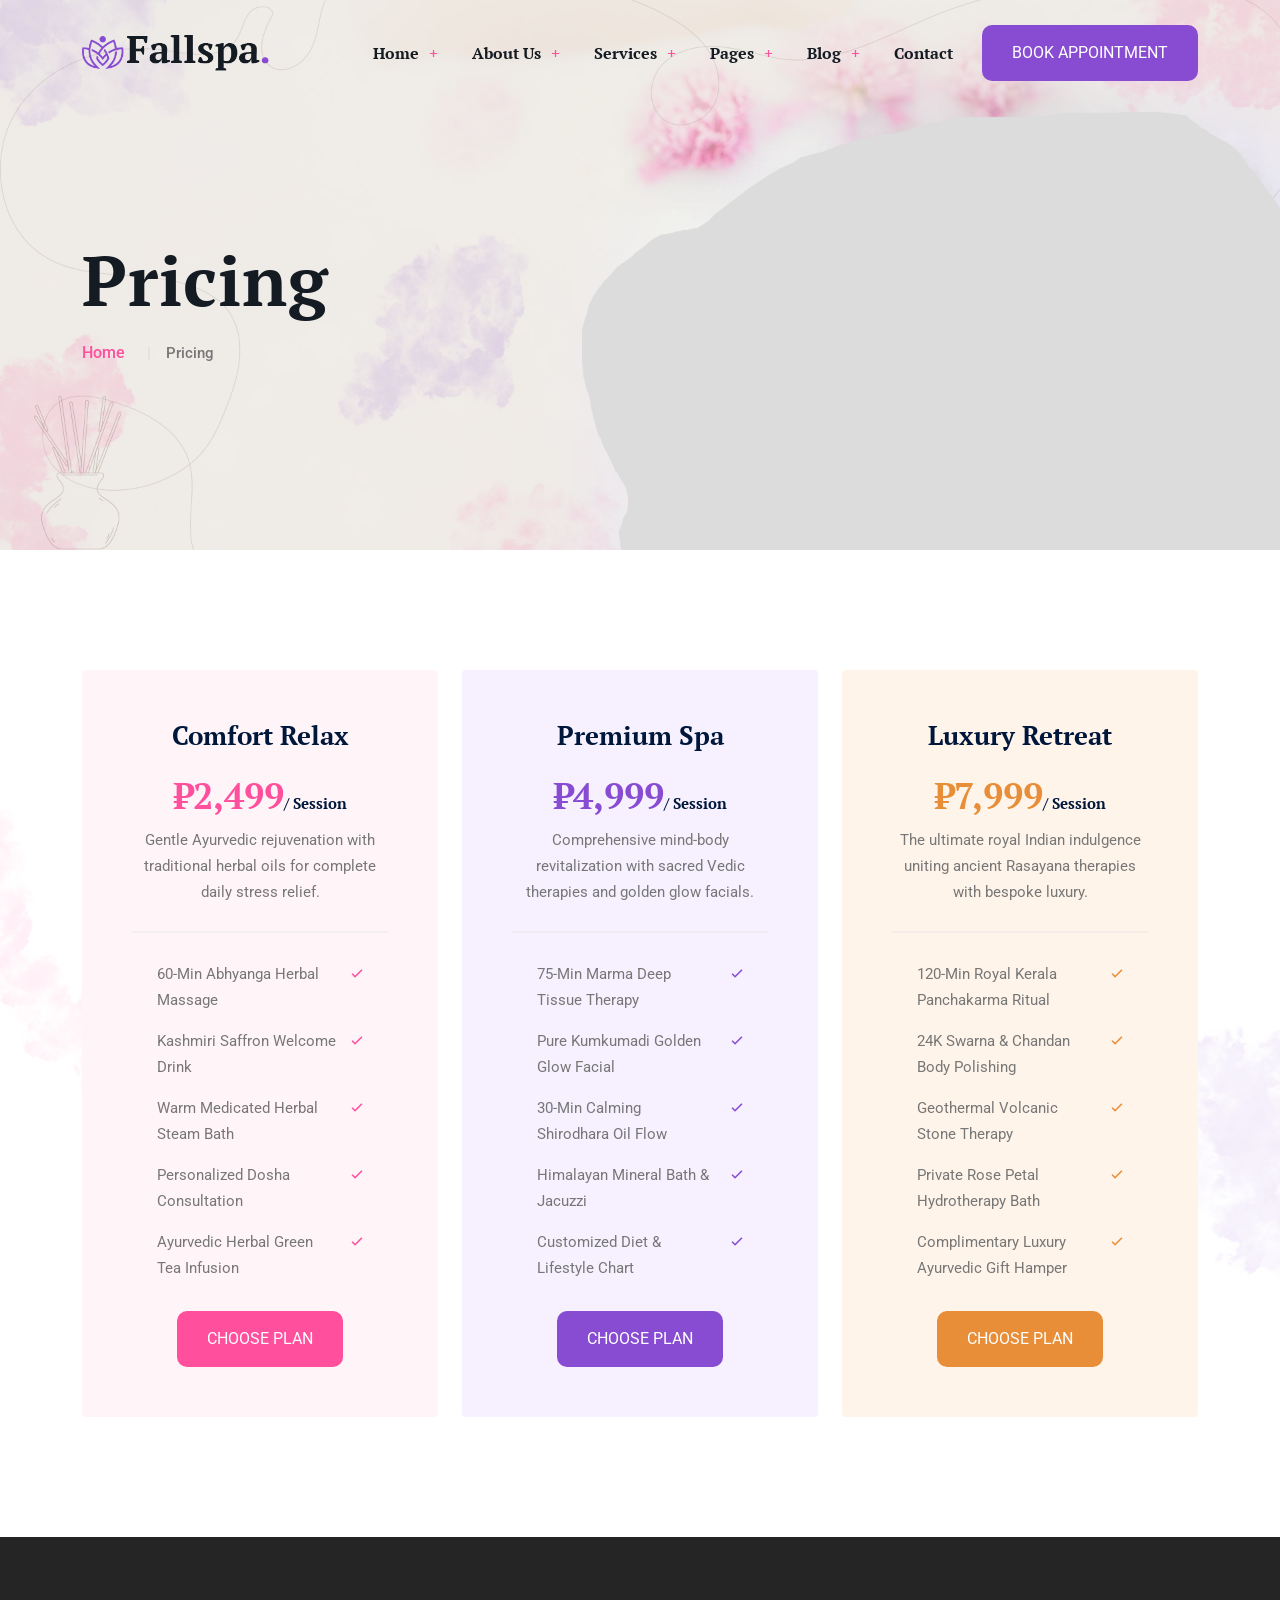
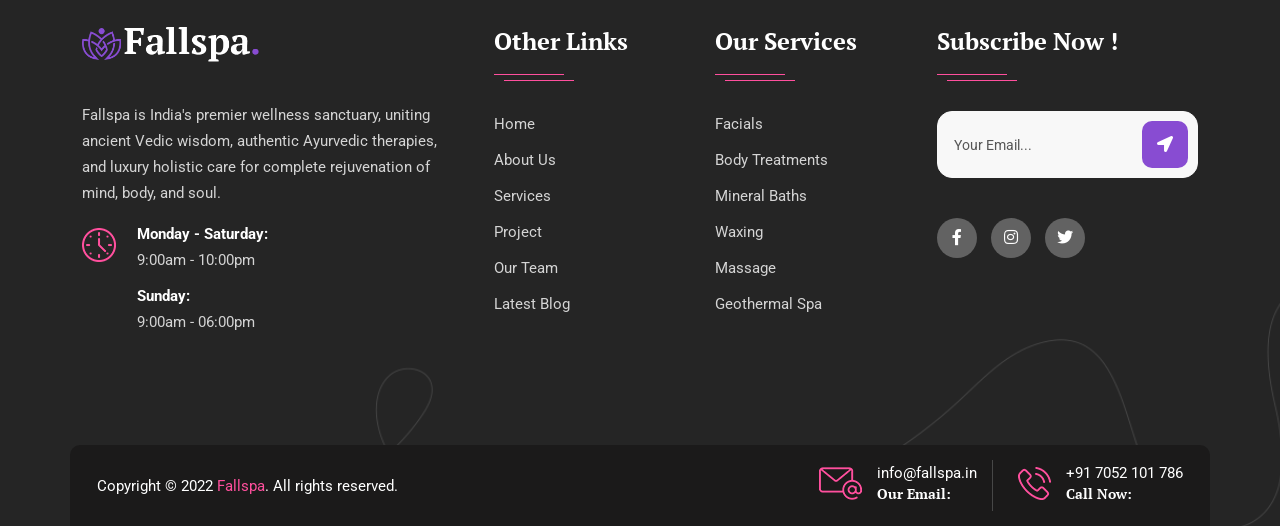
<file: pricing.html>
<!doctype html>
<html class="no-js" lang="zxx">

<head>
    <meta charset="utf-8">
    <meta http-equiv="x-ua-compatible" content="ie=edge">
    <title>Fallspa - Beauty & Spa Center HTML Template</title>
    <meta name="description" content="">
    <meta name="viewport" content="width=device-width, initial-scale=1">
    <link rel="shortcut icon" type="image/x-icon" href="img/favicon.ico">
    <!-- Place favicon.ico in the root directory -->

    <!-- CSS here -->
    <link rel="stylesheet" href="css/bootstrap.min.css">
    <link rel="stylesheet" href="css/animate.min.css">
    <link rel="stylesheet" href="css/magnific-popup.css">
    <link rel="stylesheet" href="fontawesome/css/all.min.css">

    <link rel="stylesheet" href="css/dripicons.css">
    <link rel="stylesheet" href="css/slick.css">
    <link rel="stylesheet" href="css/meanmenu.css">
    <link rel="stylesheet" href="css/default.css">
    <link rel="stylesheet" href="css/style.css">
    <link rel="stylesheet" href="css/responsive.css">
</head>

<body>
    <!-- header -->
    <header class="header-area header-three">
        <div id="header-sticky" class="menu-area">
            <div class="container">
                <div class="second-menu">
                    <div class="row align-items-center">
                        <div class="col-xl-2 col-lg-2">
                            <div class="logo">
                                <a href="index.html"><img src="img/logo/logo.png" alt="logo"></a>
                            </div>
                        </div>
                        <div class="col-xl-7 col-lg-7">

                            <div class="main-menu text-right text-xl-right">
                                <nav id="mobile-menu">
                                    <ul>
                                        <li class="has-sub">
                                            <a href="index.html">Home</a>
                                            <ul>
                                                <li><a href="index.html">Home Page 01</a></li>
                                                <li><a href="index-2.html">Home Page 02</a></li>
                                                <li><a href="index.html">Home Page 03</a></li>
                                            </ul>
                                        </li>
                                        <li><a href="about.html">About Us</a></li>

                                        <li class="has-sub">
                                            <a href="services.html">Services</a>
                                            <ul>
                                                <li><a href="single-service.html"> Facials</a></li>
                                                <li><a href="single-service.html">Body Treatments</a></li>
                                                <li><a href="single-service.html"> Mineral Baths</a></li>
                                                <li><a href="single-service.html">Waxing</a></li>
                                                <li><a href="single-service.html">Massage</a></li>
                                                <li><a href="single-service.html">Geothermal Spa</a></li>
                                                <li><a href="services.html">Services</a></li>
                                            </ul>
                                        </li>
                                        <li class="has-sub"><a href="#">Pages</a>
                                            <ul>
                                                <li><a href="projects.html">Gallery</a></li>

                                                <li><a href="pricing.html">Pricing</a></li>
                                                <li><a href="faq.html">Faq</a></li>
                                                <li><a href="team.html">Team</a></li>
                                                <li><a href="team-single.html">Team Details</a></li>
                                                <li><a href="shop.html">Shop</a></li>
                                                <li><a href="shop-details.html">Shop Details</a>
                                            </ul>
                                        </li>
                                        <li class="has-sub">
                                            <a href="blog.html">Blog</a>
                                            <ul>
                                                <li><a href="blog.html">Blog</a></li>
                                                <li><a href="blog-details.html">Blog Details</a></li>
                                            </ul>
                                        </li>


                                        <li><a href="contact.html">Contact</a></li>
                                    </ul>
                                </nav>
                            </div>
                        </div>
                        <div
                            class="col-xl-3 col-lg-3 text-right d-none d-lg-block mt-25 mb-25 text-right text-xl-right">
                            <div class="login">
                                <ul>
                                    <li>
                                        <div class="second-header-btn">
                                            <a href="contact.html" class="btn">Book Appointment</a>
                                        </div>
                                    </li>
                                </ul>

                            </div>

                        </div>

                        <div class="col-12">
                            <div class="mobile-menu"></div>
                        </div>
                    </div>
                </div>
            </div>
        </div>
    </header>
    <!-- header-end -->
    <!-- main-area -->
    <main>
        <!-- breadcrumb-area -->
        <section class="breadcrumb-area d-flex align-items-center" style="background-image:url(img/bg/bdrc-bg.png)">
            <div class="container">
                <div class="row align-items-center">
                    <div class="col-xl-12 col-lg-12">
                        <div class="breadcrumb-wrap text-left">
                            <div class="breadcrumb-title">
                                <h2>Pricing</h2>
                                <div class="breadcrumb-wrap">

                                    <nav aria-label="breadcrumb">
                                        <ol class="breadcrumb">
                                            <li class="breadcrumb-item"><a href="index.html">Home</a></li>
                                            <li class="breadcrumb-item active" aria-current="page">Pricing</li>
                                        </ol>
                                    </nav>
                                </div>
                            </div>
                        </div>
                    </div>

                </div>
            </div>
        </section>
        <!-- breadcrumb-area-end -->
        <!-- pricing-area -->
        <section id="pricing" class="pricing-area pt-120 pb-60 fix p-relative"
            style="background: url(img/bg/price-bg.png); background-size: contain; background-position: center center; background-repeat: no-repeat;">
            <div class="container">
                <div class="row pcolor">
                    <div class="col-lg-4 col-md-6">
                        <div class="pricing-box pricing-box2 text-center mb-60">
                            <div class="pricing-head">
                                <h3>Comfort Relax</h3>
                                <div class="price-count">
                                    <h2>₹2,499 <span>/ Session</span></h2>
                                    <p>Gentle Ayurvedic rejuvenation with traditional herbal oils for complete daily
                                        stress relief.</p>
                                </div>
                                <hr>
                            </div>

                            <div class="pricing-body mt-20 mb-30 text-left">
                                <ul>
                                    <li>60-Min Abhyanga Herbal Massage</li>
                                    <li>Kashmiri Saffron Welcome Drink</li>
                                    <li>Warm Medicated Herbal Steam Bath</li>
                                    <li>Personalized Dosha Consultation</li>
                                    <li>Ayurvedic Herbal Green Tea Infusion</li>
                                </ul>
                            </div>

                            <div class="pricing-btn">
                                <a href="contact.html" class="btn ss-btn">Choose Plan</a>
                            </div>
                        </div>
                    </div>
                    <div class="col-lg-4 col-md-6">
                        <div class="pricing-box pricing-box2 active text-center mb-60">
                            <div class="pricing-head">
                                <h3>Premium Spa</h3>
                                <div class="price-count">
                                    <h2>₹4,999 <span>/ Session</span></h2>
                                    <p>Comprehensive mind-body revitalization with sacred Vedic therapies and golden
                                        glow facials.</p>
                                </div>
                                <hr>
                            </div>

                            <div class="pricing-body mt-20 mb-30 text-left">
                                <ul>
                                    <li>75-Min Marma Deep Tissue Therapy</li>
                                    <li>Pure Kumkumadi Golden Glow Facial</li>
                                    <li>30-Min Calming Shirodhara Oil Flow</li>
                                    <li>Himalayan Mineral Bath & Jacuzzi</li>
                                    <li>Customized Diet & Lifestyle Chart</li>
                                </ul>
                            </div>

                            <div class="pricing-btn">
                                <a href="contact.html" class="btn ss-btn">Choose Plan</a>
                            </div>
                        </div>

                    </div>
                    <div class="col-lg-4 col-md-6">
                        <div class="pricing-box pricing-box2 text-center mb-60">
                            <div class="pricing-head">

                                <h3>Luxury Retreat</h3>
                                <div class="price-count">
                                    <h2>₹7,999 <span>/ Session</span></h2>
                                    <p>The ultimate royal Indian indulgence uniting ancient Rasayana therapies with
                                        bespoke luxury.</p>
                                </div>
                                <hr>
                            </div>

                            <div class="pricing-body mt-20 mb-30 text-left">
                                <ul>
                                    <li>120-Min Royal Kerala Panchakarma Ritual</li>
                                    <li>24K Swarna & Chandan Body Polishing</li>
                                    <li>Geothermal Volcanic Stone Therapy</li>
                                    <li>Private Rose Petal Hydrotherapy Bath</li>
                                    <li>Complimentary Luxury Ayurvedic Gift Hamper</li>
                                </ul>
                            </div>

                            <div class="pricing-btn">
                                <a href="contact.html" class="btn ss-btn">Choose Plan</a>
                            </div>
                        </div>


                    </div>
                </div>
            </div>
        </section>
        <!-- pricing-area-end -->

    </main>
    <!-- main-area-end -->
    <!-- footer -->
    <footer class="footer-bg footer-p pt-90"
        style="background-color: #252525; background-image: url(img/bg/footer-bg.png);">
        <div class="footer-top">
            <div class="container">
                <div class="row justify-content-between">

                    <div class="col-xl-4 col-lg-4 col-sm-6">
                        <div class="footer-widget mb-30">
                            <div class="f-widget-title mb-40">
                                <img src="img/logo/f_logo.png" alt="logo">
                            </div>
                            <div class="footer-link">
                                <p>Fallspa is India's premier wellness sanctuary, uniting ancient Vedic wisdom,
                                    authentic Ayurvedic therapies, and luxury holistic care for complete rejuvenation of
                                    mind, body, and soul.</p>
                                <div class="f-contact">
                                    <ul>
                                        <li>
                                            <div class="contact-box">
                                                <div class="icon"><img src="img/icon/ft-icon01.png" alt="logo"></div>
                                                <div class="text">
                                                    <strong>Monday - Saturday:</strong>
                                                    <p>9:00am - 10:00pm</p>
                                                    <strong>Sunday:</strong>
                                                    <p>9:00am - 06:00pm</p>
                                                </div>
                                            </div>
                                        </li>
                                    </ul>

                                </div>


                            </div>
                        </div>
                    </div>

                    <div class="col-xl-2 col-lg-2 col-sm-6">
                        <div class="footer-widget mb-30">
                            <div class="f-widget-title">
                                <h2>Other Links</h2>
                            </div>
                            <div class="footer-link">
                                <ul>
                                    <li><a href="index.html"> Home</a></li>
                                    <li><a href="about.html">About Us</a></li>
                                    <li><a href="services.html">Services</a></li>
                                    <li><a href="projects.html"> Project</a></li>
                                    <li><a href="team.html">Our Team</a></li>
                                    <li><a href="blog.html">Latest Blog</a></li>
                                </ul>
                            </div>
                        </div>
                    </div>
                    <div class="col-xl-2 col-lg-2 col-sm-6">
                        <div class="footer-widget mb-30">
                            <div class="f-widget-title">
                                <h2>Our Services</h2>
                            </div>
                            <div class="footer-link">
                                <ul>
                                    <li><a href="#"> Facials</a></li>
                                    <li><a href="#">Body Treatments</a></li>
                                    <li><a href="#"> Mineral Baths</a></li>
                                    <li><a href="#">Waxing</a></li>
                                    <li><a href="#">Massage</a></li>
                                    <li><a href="#">Geothermal Spa</a></li>
                                </ul>
                            </div>
                        </div>
                    </div>
                    <div class="col-xl-3 col-lg-3 col-sm-6">
                        <div class="footer-widget mb-30">
                            <div class="f-widget-title">
                                <h2>Subscribe Now !</h2>
                            </div>
                            <div class="footer-link">
                                <div class="subricbe p-relative" data-animation="fadeInDown" data-delay=".4s">
                                    <form action="news-mail.php" method="post" class="contact-form ">
                                        <input type="text" id="email2" name="email2" class="header-input"
                                            placeholder="Your Email..." required>
                                        <button class="btn header-btn"><i class="fas fa-location-arrow"></i></button>
                                    </form>
                                </div>
                            </div>

                        </div>
                        <div class="footer-social mt-10">
                            <a href="#"><i class="fab fa-facebook-f"></i></a>
                            <a href="#"><i class="fab fa-instagram"></i></a>
                            <a href="#"><i class="fab fa-twitter"></i></a>
                        </div>
                    </div>

                </div>
                <div class="row align-items-center copyright-wrap">
                    <div class="col-lg-6">
                        <div class="copy-text">
                            Copyright &copy; 2022 <a href="#">Fallspa</a>. All rights reserved.
                        </div>
                    </div>
                    <div class="col-lg-6">
                        <div class="copay-contact">
                            <ul>
                                <li>
                                    <div class="c-contact">
                                        <div class="icon">
                                            <img src="img/icon/ft-icon02.png" alt="img">
                                        </div>
                                        <div class="text">
                                            <span>info@fallspa.in</span>
                                            <h3> Our Email:</h3>

                                        </div>

                                    </div>
                                </li>
                                <li>
                                    <div class="c-contact">
                                        <div class="icon">
                                            <img src="img/icon/ft-icon03.png" alt="img">
                                        </div>
                                        <div class="text">
                                            <span>+91 7052 101 786</span>
                                            <h3>Call Now:</h3>

                                        </div>

                                    </div>
                                </li>
                            </ul>
                        </div>
                    </div>
                </div>
            </div>
        </div>
    </footer>
    <!-- footer-end -->

    <!-- JS here -->
    <script src="js/vendor/modernizr-3.5.0.min.js"></script>
    <script src="js/vendor/jquery-3.6.0.min.js"></script>
    <script src="js/popper.min.js"></script>
    <script src="js/bootstrap.min.js"></script>
    <script src="js/slick.min.js"></script>
    <script src="js/ajax-form.js"></script>
    <script src="js/paroller.js"></script>
    <script src="js/wow.min.js"></script>
    <script src="js/js_isotope.pkgd.min.js"></script>
    <script src="js/imagesloaded.min.js"></script>
    <script src="js/parallax.min.js"></script>
    <script src="js/jquery.waypoints.min.js"></script>
    <script src="js/jquery.counterup.min.js"></script>
    <script src="js/jquery.scrollUp.min.js"></script>
    <script src="js/jquery.meanmenu.min.js"></script>
    <script src="js/parallax-scroll.js"></script>
    <script src="js/jquery.magnific-popup.min.js"></script>
    <script src="js/element-in-view.js"></script>
    <script src="js/main.js"></script>
</body>

</html>
</file>
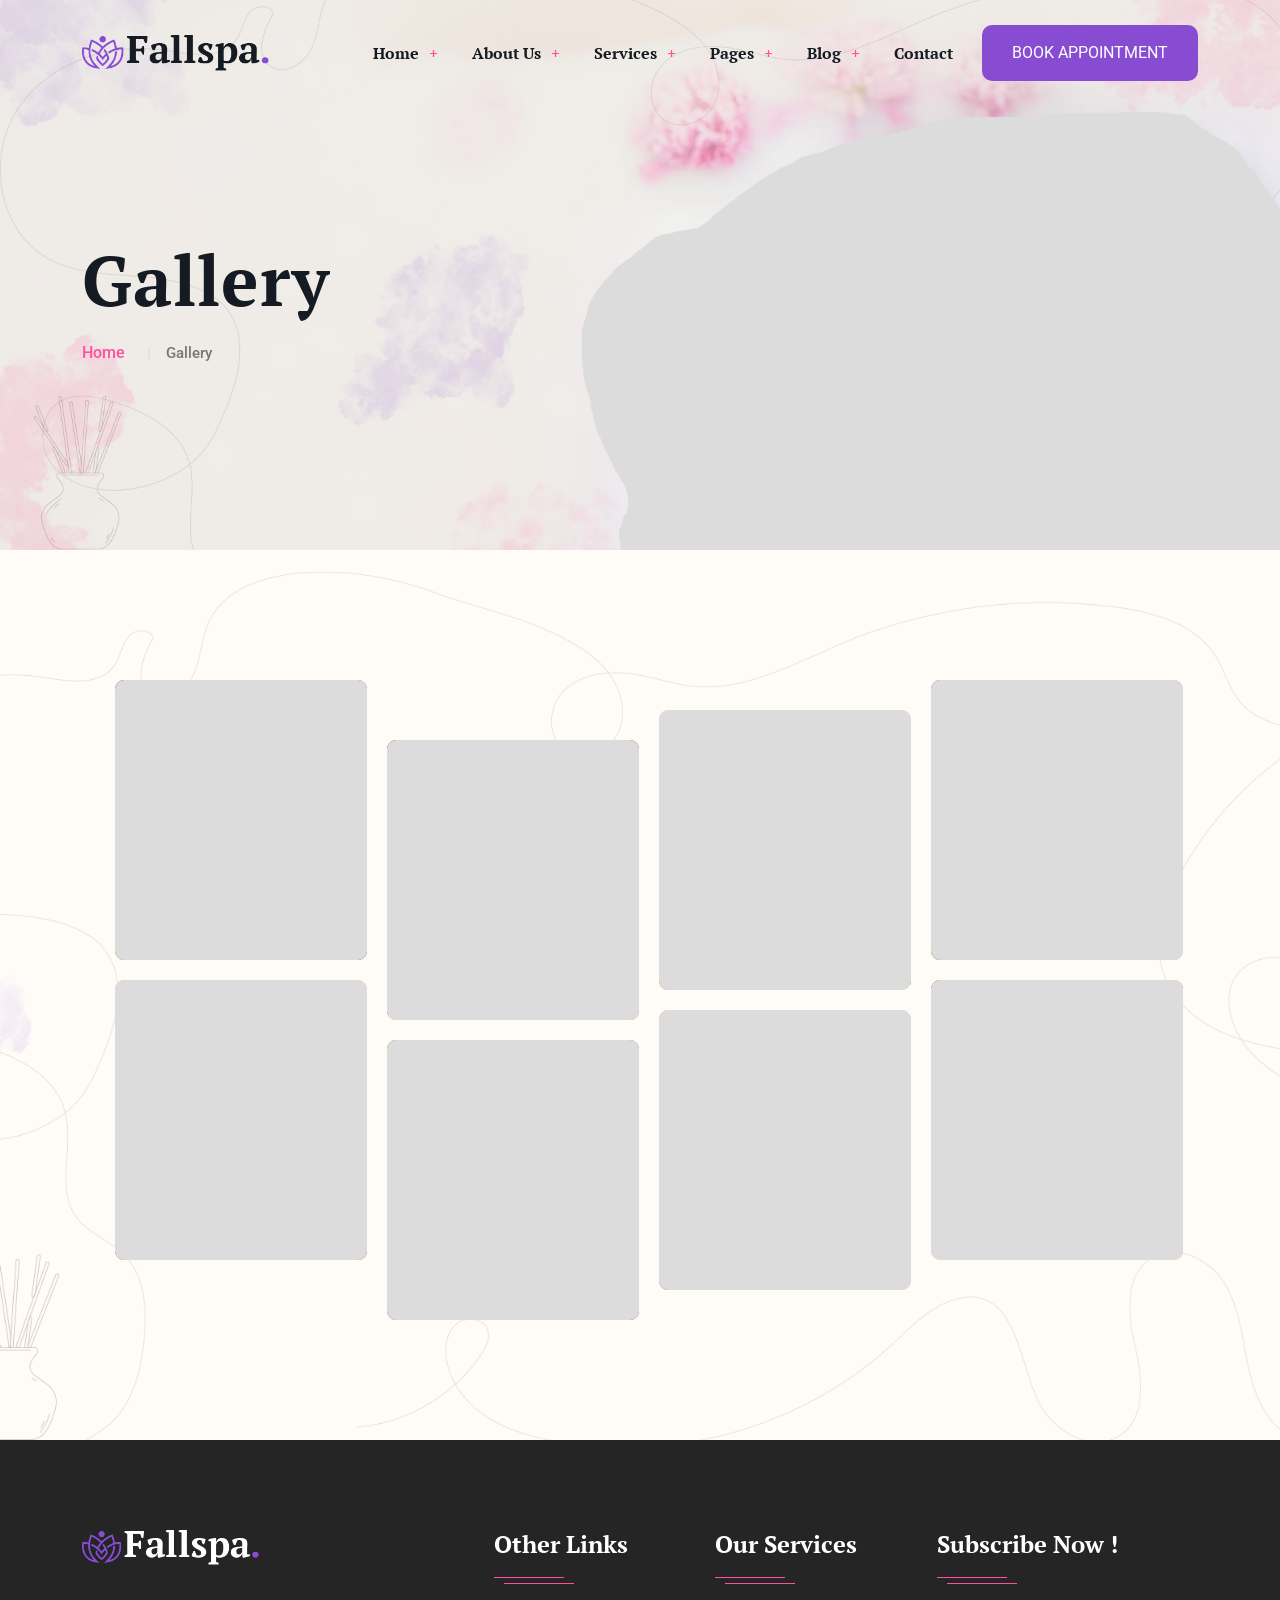
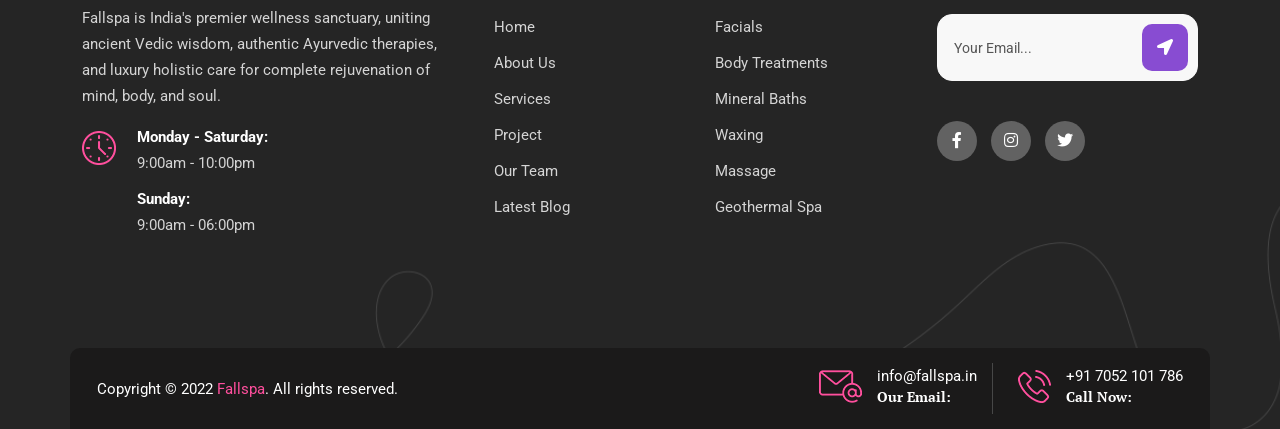
<file: projects.html>
<!doctype html>
<html class="no-js" lang="zxx">

<head>
    <meta charset="utf-8">
    <meta http-equiv="x-ua-compatible" content="ie=edge">
    <title>Fallspa - Beauty & Spa Center HTML Template</title>
    <meta name="description" content="">
    <meta name="viewport" content="width=device-width, initial-scale=1">
    <link rel="shortcut icon" type="image/x-icon" href="img/favicon.ico">
    <!-- Place favicon.ico in the root directory -->

    <!-- CSS here -->
    <link rel="stylesheet" href="css/bootstrap.min.css">
    <link rel="stylesheet" href="css/animate.min.css">
    <link rel="stylesheet" href="css/magnific-popup.css">
    <link rel="stylesheet" href="fontawesome/css/all.min.css">

    <link rel="stylesheet" href="css/dripicons.css">
    <link rel="stylesheet" href="css/slick.css">
    <link rel="stylesheet" href="css/meanmenu.css">
    <link rel="stylesheet" href="css/default.css">
    <link rel="stylesheet" href="css/style.css">
    <link rel="stylesheet" href="css/responsive.css">
</head>

<body>
    <!-- header -->
    <header class="header-area header-three">
        <div id="header-sticky" class="menu-area">
            <div class="container">
                <div class="second-menu">
                    <div class="row align-items-center">
                        <div class="col-xl-2 col-lg-2">
                            <div class="logo">
                                <a href="index.html"><img src="img/logo/logo.png" alt="logo"></a>
                            </div>
                        </div>
                        <div class="col-xl-7 col-lg-7">

                            <div class="main-menu text-right text-xl-right">
                                <nav id="mobile-menu">
                                    <ul>
                                        <li class="has-sub">
                                            <a href="index.html">Home</a>
                                            <ul>
                                                <li><a href="index.html">Home Page 01</a></li>
                                                <li><a href="index-2.html">Home Page 02</a></li>
                                                <li><a href="index.html">Home Page 03</a></li>
                                            </ul>
                                        </li>
                                        <li><a href="about.html">About Us</a></li>

                                        <li class="has-sub">
                                            <a href="services.html">Services</a>
                                            <ul>
                                                <li><a href="single-service.html"> Facials</a></li>
                                                <li><a href="single-service.html">Body Treatments</a></li>
                                                <li><a href="single-service.html"> Mineral Baths</a></li>
                                                <li><a href="single-service.html">Waxing</a></li>
                                                <li><a href="single-service.html">Massage</a></li>
                                                <li><a href="single-service.html">Geothermal Spa</a></li>
                                                <li><a href="services.html">Services</a></li>
                                            </ul>
                                        </li>
                                        <li class="has-sub"><a href="#">Pages</a>
                                            <ul>
                                                <li><a href="projects.html">Gallery</a></li>

                                                <li><a href="pricing.html">Pricing</a></li>
                                                <li><a href="faq.html">Faq</a></li>
                                                <li><a href="team.html">Team</a></li>
                                                <li><a href="team-single.html">Team Details</a></li>
                                                <li><a href="shop.html">Shop</a></li>
                                                <li><a href="shop-details.html">Shop Details</a>
                                            </ul>
                                        </li>
                                        <li class="has-sub">
                                            <a href="blog.html">Blog</a>
                                            <ul>
                                                <li><a href="blog.html">Blog</a></li>
                                                <li><a href="blog-details.html">Blog Details</a></li>
                                            </ul>
                                        </li>


                                        <li><a href="contact.html">Contact</a></li>
                                    </ul>
                                </nav>
                            </div>
                        </div>
                        <div
                            class="col-xl-3 col-lg-3 text-right d-none d-lg-block mt-25 mb-25 text-right text-xl-right">
                            <div class="login">
                                <ul>
                                    <li>
                                        <div class="second-header-btn">
                                            <a href="contact.html" class="btn">Book Appointment</a>
                                        </div>
                                    </li>
                                </ul>

                            </div>

                        </div>

                        <div class="col-12">
                            <div class="mobile-menu"></div>
                        </div>
                    </div>
                </div>
            </div>
        </div>
    </header>
    <!-- header-end -->
    <!-- main-area -->
    <main>

        <!-- breadcrumb-area -->
        <section class="breadcrumb-area d-flex align-items-center" style="background-image:url(img/bg/bdrc-bg.png)">
            <div class="container">
                <div class="row align-items-center">
                    <div class="col-xl-12 col-lg-12">
                        <div class="breadcrumb-wrap text-left">
                            <div class="breadcrumb-title">
                                <h2>Gallery</h2>
                                <div class="breadcrumb-wrap">

                                    <nav aria-label="breadcrumb">
                                        <ol class="breadcrumb">
                                            <li class="breadcrumb-item"><a href="index.html">Home</a></li>
                                            <li class="breadcrumb-item active" aria-current="page">Gallery </li>
                                        </ol>
                                    </nav>
                                </div>
                            </div>
                        </div>
                    </div>

                </div>
            </div>
        </section>
        <!-- breadcrumb-area-end -->
        <!-- gallery-area -->
        <section id="work" class="pt-120 pb-110"
            style="background: url(img/bg/gallery-bg.png); background-size: cover; background-position: center center; background-repeat: no-repeat;">
            <div class="container">
                <div class="row">
                    <div class="col-lg-12">
                        <div class="masonry-gallery-huge portfolio ">
                            <div class="grid col4">


                                <div class="grid-item hover-zoomin banking">
                                    <a class="popup-image" href="img/gallery/protfolio-img01.png">
                                        <figure class="gallery-image">
                                            <img src="img/gallery/protfolio-img01.png" alt="img" class="img">
                                        </figure>
                                    </a>


                                </div>
                                <div class="grid-item hover-zoomin financial">
                                    <a class="popup-image" href="img/gallery/protfolio-img02.png">
                                        <figure class="gallery-image">
                                            <img src="img/gallery/protfolio-img02.png" alt="img" class="img">
                                        </figure>
                                    </a>

                                </div>
                                <div class="grid-item hover-zoomin financial">
                                    <a class="popup-image" href="img/gallery/protfolio-img03.png">
                                        <figure class="gallery-image">
                                            <img src="img/gallery/protfolio-img03.png" alt="img" class="img">
                                        </figure>
                                    </a>

                                </div>
                                <div class="grid-item hover-zoomin insurance">
                                    <a class="popup-image" href="img/gallery/protfolio-img04.png">
                                        <figure class="gallery-image">
                                            <img src="img/gallery/protfolio-img04.png" alt="img" class="img">
                                        </figure>
                                    </a>
                                </div>
                                <div class="grid-item hover-zoomin banking insurance">
                                    <a class="popup-image" href="img/gallery/protfolio-img05.png">
                                        <figure class="gallery-image">
                                            <img src="img/gallery/protfolio-img05.png" alt="img" class="img">
                                        </figure>
                                    </a>
                                </div>
                                <div class="grid-item hover-zoomin financial">
                                    <a class="popup-image" href="img/gallery/protfolio-img06.png">
                                        <figure class="gallery-image">
                                            <img src="img/gallery/protfolio-img06.png" alt="img" class="img">
                                        </figure>
                                    </a>

                                </div>
                                <div class="grid-item hover-zoomin financial">
                                    <a class="popup-image" href="img/gallery/protfolio-img07.png">
                                        <figure class="gallery-image">
                                            <img src="img/gallery/protfolio-img07.png" alt="img" class="img">
                                        </figure>
                                    </a>

                                </div>
                                <div class="grid-item hover-zoomin financial">
                                    <a class="popup-image" href="img/gallery/protfolio-img08.png">
                                        <figure class="gallery-image">
                                            <img src="img/gallery/protfolio-img08.png" alt="img" class="img">
                                        </figure>
                                    </a>

                                </div>


                            </div>
                        </div>

                    </div>

                </div>

            </div>
        </section>
        <!-- gallery-area-end -->


    </main>
    <!-- main-area-end -->
    <!-- footer -->
    <footer class="footer-bg footer-p pt-90"
        style="background-color: #252525; background-image: url(img/bg/footer-bg.png);">
        <div class="footer-top">
            <div class="container">
                <div class="row justify-content-between">

                    <div class="col-xl-4 col-lg-4 col-sm-6">
                        <div class="footer-widget mb-30">
                            <div class="f-widget-title mb-40">
                                <img src="img/logo/f_logo.png" alt="logo">
                            </div>
                            <div class="footer-link">
                                <p>Fallspa is India's premier wellness sanctuary, uniting ancient Vedic wisdom,
                                    authentic Ayurvedic therapies, and luxury holistic care for complete rejuvenation of
                                    mind, body, and soul.</p>
                                <div class="f-contact">
                                    <ul>
                                        <li>
                                            <div class="contact-box">
                                                <div class="icon"><img src="img/icon/ft-icon01.png" alt="logo"></div>
                                                <div class="text">
                                                    <strong>Monday - Saturday:</strong>
                                                    <p>9:00am - 10:00pm</p>
                                                    <strong>Sunday:</strong>
                                                    <p>9:00am - 06:00pm</p>
                                                </div>
                                            </div>
                                        </li>
                                    </ul>

                                </div>


                            </div>
                        </div>
                    </div>

                    <div class="col-xl-2 col-lg-2 col-sm-6">
                        <div class="footer-widget mb-30">
                            <div class="f-widget-title">
                                <h2>Other Links</h2>
                            </div>
                            <div class="footer-link">
                                <ul>
                                    <li><a href="index.html"> Home</a></li>
                                    <li><a href="about.html">About Us</a></li>
                                    <li><a href="services.html">Services</a></li>
                                    <li><a href="projects.html"> Project</a></li>
                                    <li><a href="team.html">Our Team</a></li>
                                    <li><a href="blog.html">Latest Blog</a></li>
                                </ul>
                            </div>
                        </div>
                    </div>
                    <div class="col-xl-2 col-lg-2 col-sm-6">
                        <div class="footer-widget mb-30">
                            <div class="f-widget-title">
                                <h2>Our Services</h2>
                            </div>
                            <div class="footer-link">
                                <ul>
                                    <li><a href="#"> Facials</a></li>
                                    <li><a href="#">Body Treatments</a></li>
                                    <li><a href="#"> Mineral Baths</a></li>
                                    <li><a href="#">Waxing</a></li>
                                    <li><a href="#">Massage</a></li>
                                    <li><a href="#">Geothermal Spa</a></li>
                                </ul>
                            </div>
                        </div>
                    </div>
                    <div class="col-xl-3 col-lg-3 col-sm-6">
                        <div class="footer-widget mb-30">
                            <div class="f-widget-title">
                                <h2>Subscribe Now !</h2>
                            </div>
                            <div class="footer-link">
                                <div class="subricbe p-relative" data-animation="fadeInDown" data-delay=".4s">
                                    <form action="news-mail.php" method="post" class="contact-form ">
                                        <input type="text" id="email2" name="email2" class="header-input"
                                            placeholder="Your Email..." required>
                                        <button class="btn header-btn"><i class="fas fa-location-arrow"></i></button>
                                    </form>
                                </div>
                            </div>

                        </div>
                        <div class="footer-social mt-10">
                            <a href="#"><i class="fab fa-facebook-f"></i></a>
                            <a href="#"><i class="fab fa-instagram"></i></a>
                            <a href="#"><i class="fab fa-twitter"></i></a>
                        </div>
                    </div>

                </div>
                <div class="row align-items-center copyright-wrap">
                    <div class="col-lg-6">
                        <div class="copy-text">
                            Copyright &copy; 2022 <a href="#">Fallspa</a>. All rights reserved.
                        </div>
                    </div>
                    <div class="col-lg-6">
                        <div class="copay-contact">
                            <ul>
                                <li>
                                    <div class="c-contact">
                                        <div class="icon">
                                            <img src="img/icon/ft-icon02.png" alt="img">
                                        </div>
                                        <div class="text">
                                            <span>info@fallspa.in</span>
                                            <h3> Our Email:</h3>

                                        </div>

                                    </div>
                                </li>
                                <li>
                                    <div class="c-contact">
                                        <div class="icon">
                                            <img src="img/icon/ft-icon03.png" alt="img">
                                        </div>
                                        <div class="text">
                                            <span>+91 7052 101 786</span>
                                            <h3>Call Now:</h3>

                                        </div>

                                    </div>
                                </li>
                            </ul>
                        </div>
                    </div>
                </div>
            </div>
        </div>
    </footer>
    <!-- footer-end -->

    <!-- JS here -->
    <script src="js/vendor/modernizr-3.5.0.min.js"></script>
    <script src="js/vendor/jquery-3.6.0.min.js"></script>
    <script src="js/popper.min.js"></script>
    <script src="js/bootstrap.min.js"></script>
    <script src="js/slick.min.js"></script>
    <script src="js/ajax-form.js"></script>
    <script src="js/paroller.js"></script>
    <script src="js/wow.min.js"></script>
    <script src="js/js_isotope.pkgd.min.js"></script>
    <script src="js/imagesloaded.min.js"></script>
    <script src="js/parallax.min.js"></script>
    <script src="js/jquery.waypoints.min.js"></script>
    <script src="js/jquery.counterup.min.js"></script>
    <script src="js/jquery.scrollUp.min.js"></script>
    <script src="js/jquery.meanmenu.min.js"></script>
    <script src="js/parallax-scroll.js"></script>
    <script src="js/jquery.magnific-popup.min.js"></script>
    <script src="js/element-in-view.js"></script>
    <script src="js/main.js"></script>
</body>

</html>
</file>
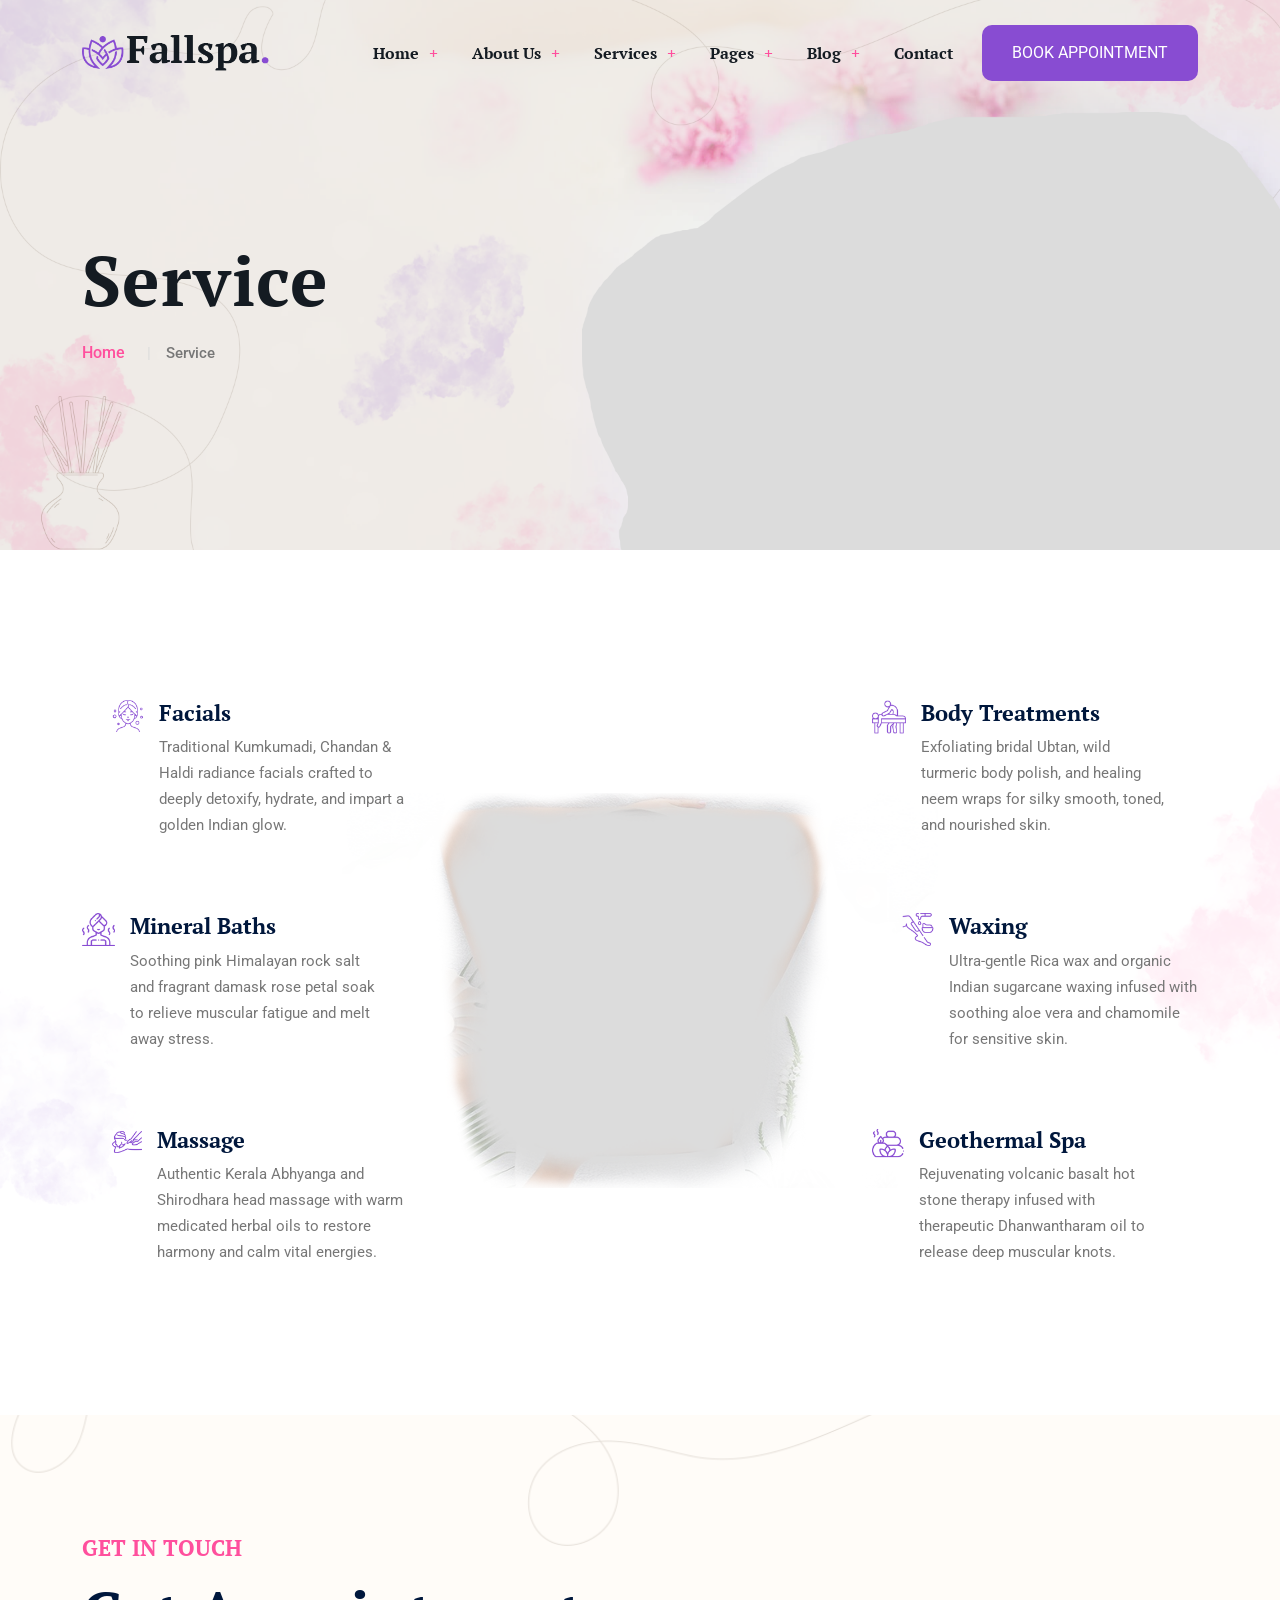
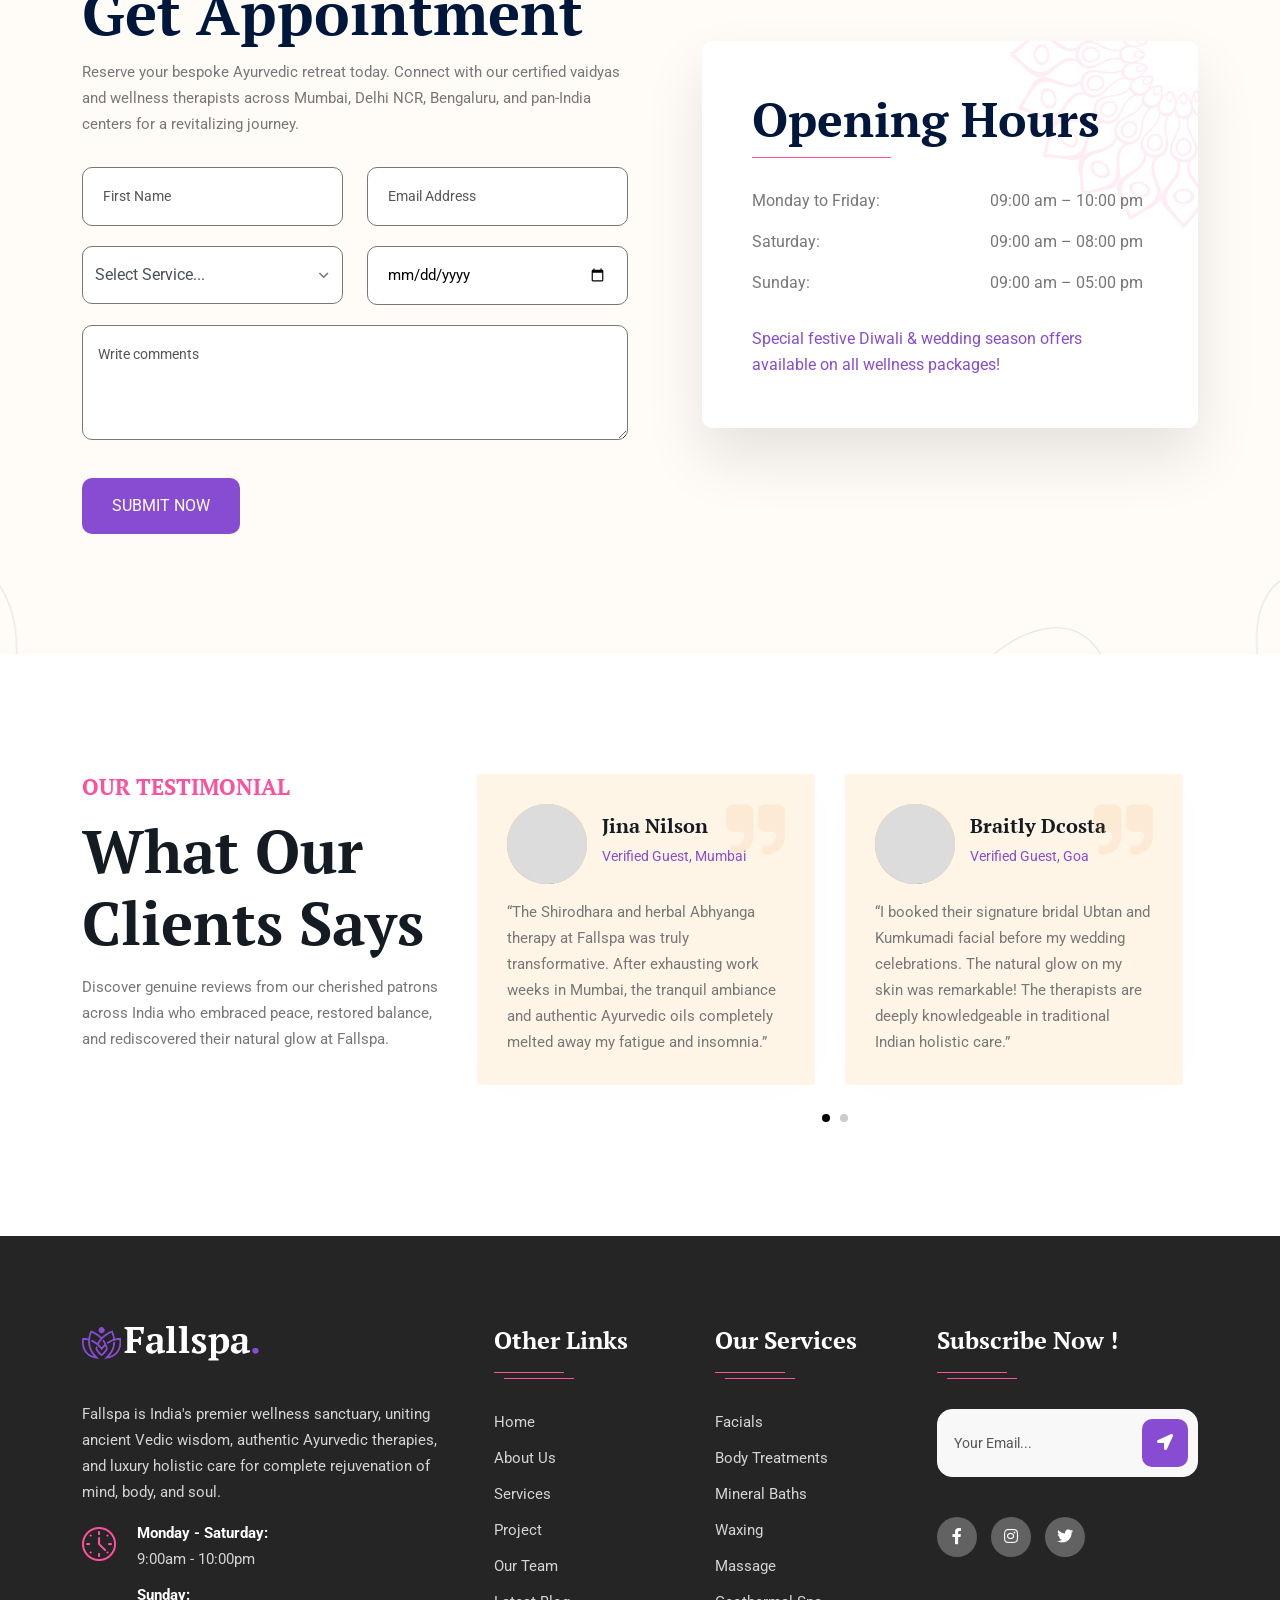
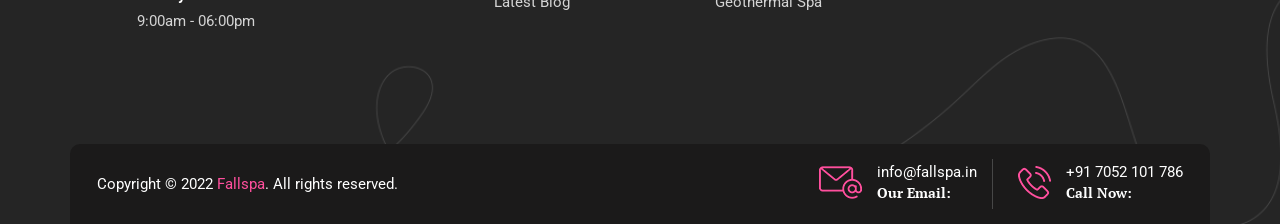
<file: services.html>
<!doctype html>
<html class="no-js" lang="zxx">

<head>
    <meta charset="utf-8">
    <meta http-equiv="x-ua-compatible" content="ie=edge">
    <title>Fallspa - Beauty & Spa Center HTML Template</title>
    <meta name="description" content="">
    <meta name="viewport" content="width=device-width, initial-scale=1">
    <link rel="shortcut icon" type="image/x-icon" href="img/favicon.ico">
    <!-- Place favicon.ico in the root directory -->

    <!-- CSS here -->
    <link rel="stylesheet" href="css/bootstrap.min.css">
    <link rel="stylesheet" href="css/animate.min.css">
    <link rel="stylesheet" href="css/magnific-popup.css">
    <link rel="stylesheet" href="fontawesome/css/all.min.css">
    <link rel="stylesheet" href="css/dripicons.css">
    <link rel="stylesheet" href="css/slick.css">
    <link rel="stylesheet" href="css/meanmenu.css">
    <link rel="stylesheet" href="css/default.css">
    <link rel="stylesheet" href="css/style.css">
    <link rel="stylesheet" href="css/responsive.css">
</head>

<body>
    <!-- header -->
    <header class="header-area header-three">
        <div id="header-sticky" class="menu-area">
            <div class="container">
                <div class="second-menu">
                    <div class="row align-items-center">
                        <div class="col-xl-2 col-lg-2">
                            <div class="logo">
                                <a href="index.html"><img src="img/logo/logo.png" alt="logo"></a>
                            </div>
                        </div>
                        <div class="col-xl-7 col-lg-7">

                            <div class="main-menu text-right text-xl-right">
                                <nav id="mobile-menu">
                                    <ul>
                                        <li class="has-sub">
                                            <a href="index.html">Home</a>
                                            <ul>
                                                <li><a href="index.html">Home Page 01</a></li>
                                                <li><a href="index-2.html">Home Page 02</a></li>
                                                <li><a href="index.html">Home Page 03</a></li>
                                            </ul>
                                        </li>
                                        <li><a href="about.html">About Us</a></li>

                                        <li class="has-sub">
                                            <a href="services.html">Services</a>
                                            <ul>
                                                <li><a href="single-service.html"> Facials</a></li>
                                                <li><a href="single-service.html">Body Treatments</a></li>
                                                <li><a href="single-service.html"> Mineral Baths</a></li>
                                                <li><a href="single-service.html">Waxing</a></li>
                                                <li><a href="single-service.html">Massage</a></li>
                                                <li><a href="single-service.html">Geothermal Spa</a></li>
                                                <li><a href="services.html">Services</a></li>
                                            </ul>
                                        </li>
                                        <li class="has-sub"><a href="#">Pages</a>
                                            <ul>
                                                <li><a href="projects.html">Gallery</a></li>

                                                <li><a href="pricing.html">Pricing</a></li>
                                                <li><a href="faq.html">Faq</a></li>
                                                <li><a href="team.html">Team</a></li>
                                                <li><a href="team-single.html">Team Details</a></li>
                                                <li><a href="shop.html">Shop</a></li>
                                                <li><a href="shop-details.html">Shop Details</a>
                                            </ul>
                                        </li>
                                        <li class="has-sub">
                                            <a href="blog.html">Blog</a>
                                            <ul>
                                                <li><a href="blog.html">Blog</a></li>
                                                <li><a href="blog-details.html">Blog Details</a></li>
                                            </ul>
                                        </li>


                                        <li><a href="contact.html">Contact</a></li>
                                    </ul>
                                </nav>
                            </div>
                        </div>
                        <div
                            class="col-xl-3 col-lg-3 text-right d-none d-lg-block mt-25 mb-25 text-right text-xl-right">
                            <div class="login">
                                <ul>
                                    <li>
                                        <div class="second-header-btn">
                                            <a href="contact.html" class="btn">Book Appointment</a>
                                        </div>
                                    </li>
                                </ul>

                            </div>

                        </div>

                        <div class="col-12">
                            <div class="mobile-menu"></div>
                        </div>
                    </div>
                </div>
            </div>
        </div>
    </header>
    <!-- header-end -->
    <!-- main-area -->
    <main>

        <!-- search-popup -->
        <div class="modal fade bs-example-modal-lg search-bg popup1" tabindex="-1" role="dialog">
            <div class="modal-dialog modal-lg" role="document">
                <div class="modal-content search-popup">
                    <div class="text-center">
                        <a href="#" class="close2" data-dismiss="modal" aria-label="Close">× close</a>
                    </div>
                    <div class="row search-outer">
                        <div class="col-md-11"><input type="text" placeholder="Search for products..." /></div>
                        <div class="col-md-1 text-right"><a href="#"><i class="fa fa-search" aria-hidden="true"></i></a>
                        </div>
                    </div>
                </div>
            </div>
        </div>
        <!-- /search-popup -->
        <!-- breadcrumb-area -->
        <section class="breadcrumb-area d-flex align-items-center" style="background-image:url(img/bg/bdrc-bg.png);">
            <div class="container">
                <div class="row align-items-center">
                    <div class="col-xl-12 col-lg-12">
                        <div class="breadcrumb-wrap text-left">
                            <div class="breadcrumb-title">
                                <h2>Service</h2>
                                <div class="breadcrumb-wrap">

                                    <nav aria-label="breadcrumb">
                                        <ol class="breadcrumb">
                                            <li class="breadcrumb-item"><a href="index.html">Home</a></li>
                                            <li class="breadcrumb-item active" aria-current="page">Service</li>
                                        </ol>
                                    </nav>
                                </div>
                            </div>
                        </div>
                    </div>

                </div>
            </div>
        </section>
        <!-- breadcrumb-area-end -->
        <!-- service-details2-area -->
        <section id="service-details2" class="service-details-two pt-120 pb-105 p-relative"
            style="background: url(img/bg/services-bg.png); background-size: contain; background-position: center center; background-repeat: no-repeat;">
            <div class="container">
                <div class="row align-items-center">
                    <div class="col-lg-4 col-md-6 col-sm-12">
                        <div class="about-content s-about-content">

                            <ul class="sr-tw-ul ">
                                <li>
                                    <div class="icon-right"><img src="img/icon/fe-icon01.png" alt="icon01"></div>
                                    <div class="text">
                                        <h4><a href="single-service.html">Facials</a></h4>
                                        <p>Traditional Kumkumadi, Chandan & Haldi radiance facials crafted to deeply
                                            detoxify, hydrate, and impart a golden Indian glow.</p>
                                    </div>

                                </li>
                                <li>
                                    <div class="icon-right"><img src="img/icon/fe-icon05.png" alt="icon01"></div>
                                    <div class="text">
                                        <h4><a href="single-service.html">Mineral Baths</a></h4>
                                        <p>Soothing pink Himalayan rock salt and fragrant damask rose petal soak to
                                            relieve muscular fatigue and melt away stress.</p>
                                    </div>

                                </li>
                                <li>
                                    <div class="icon-right"><img src="img/icon/fe-icon07.png" alt="icon01"></div>
                                    <div class="text">
                                        <h4><a href="single-service.html">Massage</a></h4>
                                        <p>Authentic Kerala Abhyanga and Shirodhara head massage with warm medicated
                                            herbal oils to restore harmony and calm vital energies.</p>
                                    </div>

                                </li>


                            </ul>


                        </div>
                    </div>
                    <div class="col-lg-4 col-md-12 col-sm-12 text-center d-none d-lg-block">
                        <div class="sd-img">
                            <img src="img/features/services-img-details2.png" alt="img">
                        </div>

                    </div>

                    <div class="col-lg-4 col-md-6 col-sm-12">
                        <div class="about-content s-about-content">

                            <ul class="sr-tw-ul sr-thr-ul">
                                <li>
                                    <div class="icon"><img src="img/icon/fe-icon04.png" alt="icon01"></div>
                                    <div class="text pt-10">
                                        <h4><a href="single-service.html">Body Treatments</a></h4>
                                        <p>Exfoliating bridal Ubtan, wild turmeric body polish, and healing neem wraps
                                            for silky smooth, toned, and nourished skin.</p>
                                    </div>
                                </li>
                                <li>
                                    <div class="icon"><img src="img/icon/fe-icon06.png" alt="icon01"></div>
                                    <div class="text pt-10">
                                        <h4><a href="single-service.html">Waxing</a></h4>
                                        <p>Ultra-gentle Rica wax and organic Indian sugarcane waxing infused with
                                            soothing aloe vera and chamomile for sensitive skin.</p>
                                    </div>
                                </li>
                                <li>
                                    <div class="icon"><img src="img/icon/fe-icon08.png" alt="icon01"></div>
                                    <div class="text pt-10">
                                        <h4><a href="single-service.html">Geothermal Spa</a></h4>
                                        <p>Rejuvenating volcanic basalt hot stone therapy infused with therapeutic
                                            Dhanwantharam oil to release deep muscular knots.</p>
                                    </div>
                                </li>

                            </ul>


                        </div>
                    </div>

                </div>
            </div>
        </section>
        <!-- service-details2-area-end -->


        <!-- booking-area -->
        <section id="booking" class="booking-area p-relative pt-120 pb-120"
            style="background: url(img/bg/ap-bg.png); background-size: cover; background-position: center center; background-repeat: no-repeat;">
            <div class="container">
                <div class="row align-items-center">
                    <div class="col-lg-6">

                        <div class="contact-bg">
                            <div class="section-title center-align">
                                <h5>Get In Touch</h5>
                                <h2>
                                    Get Appointment
                                </h2>
                                <p>Reserve your bespoke Ayurvedic retreat today. Connect with our certified vaidyas and
                                    wellness therapists across Mumbai, Delhi NCR, Bengaluru, and pan-India centers for a
                                    revitalizing journey.</p>
                            </div>
                            <form action="mail.php" method="post" class="contact-form mt-30">
                                <div class="row">
                                    <div class="col-lg-6">
                                        <div class="contact-field p-relative c-name mb-20">
                                            <input type="text" id="firstn" name="firstn" placeholder="First Name"
                                                required>
                                        </div>
                                    </div>

                                    <div class="col-lg-6">
                                        <div class="contact-field p-relative c-subject mb-20">
                                            <input type="text" id="email" name="email" placeholder="Email Address"
                                                required>
                                        </div>
                                    </div>
                                    <div class="col-lg-6">
                                        <div class="contact-field p-relative c-subject mb-20">
                                            <select class="custom-select" id="inputGroupSelect04"
                                                aria-label="Select Service">
                                                <option selected>Select Service...</option>
                                                <option value="1">Ayurvedic Abhyanga & Massage</option>
                                                <option value="2">Kumkumadi & Herbal Facials</option>
                                                <option value="3">Himalayan Mineral Bath & Hydrotherapy</option>
                                                <option value="4">Bridal Ubtan & Body Polishing</option>
                                                <option value="5">Geothermal Hot Stone Therapy</option>
                                            </select>
                                            <i class="far fa-angle-down"></i>
                                        </div>
                                    </div>
                                    <div class="col-lg-6">
                                        <div class="contact-field p-relative c-subject mb-20">
                                            <input type="date" id="subject" name="subject" placeholder="Subject">
                                        </div>
                                    </div>
                                    <div class="col-lg-12">
                                        <div class="contact-field p-relative c-message mb-30">
                                            <textarea name="message" id="message" cols="30" rows="10"
                                                placeholder="Write comments"></textarea>
                                        </div>
                                        <div class="slider-btn">
                                            <button class="btn ss-btn" data-animation="fadeInRight"
                                                data-delay=".8s"><span>Submit Now</span></button>
                                        </div>
                                    </div>
                                </div>
                            </form>
                        </div>
                    </div>
                    <div class="col-lg-6">
                        <div class="opening-time">
                            <div class="open-img">
                                <img src="img/bg/open-box-img.png" alt="icon01">
                            </div>
                            <h3>Opening Hours</h3>
                            <div class="text">
                                <div class="left-text">Monday to Friday:</div>
                                <div class="right-text">09:00 am – 10:00 pm</div>
                            </div>
                            <div class="text">
                                <div class="left-text">Saturday:</div>
                                <div class="right-text">09:00 am – 08:00 pm</div>
                            </div>
                            <div class="text">
                                <div class="left-text">Sunday:</div>
                                <div class="right-text">09:00 am – 05:00 pm</div>
                            </div>
                            <div class="discount">Special festive Diwali & wedding season offers available on all
                                wellness packages!</div>
                        </div>
                    </div>
                </div>
            </div>
        </section>
        <!-- booking-area-end -->
        <!-- testimonial-area -->
        <section class="testimonial-area pt-120 pb-105 p-relative fix"
            style="background: url(img/bg/test-bg.png); background-position: center center; background-repeat: no-repeat;">
            <div class="container">
                <div class="row">
                    <div class="col-lg-4">
                        <div class="section-title mb-50 wow fadeInDown animated" data-animation="fadeInDown"
                            data-delay=".4s">
                            <h5>Our Testimonial</h5>
                            <h2>
                                What Our Clients Says
                            </h2>
                            <p class="mt-15">Discover genuine reviews from our cherished patrons across India who
                                embraced peace, restored balance, and rediscovered their natural glow at Fallspa.</p>
                        </div>

                    </div>

                    <div class="col-lg-8">
                        <div class="testimonial-active">
                            <div class="single-testimonial">
                                <div class="testi-author">
                                    <img src="img/testimonial/testi_avatar.png" alt="img">
                                    <div class="ta-info">
                                        <h6>Jina Nilson</h6>
                                        <span>Verified Guest, Mumbai</span>
                                    </div>
                                </div>
                                <p>“The Shirodhara and herbal Abhyanga therapy at Fallspa was truly transformative.
                                    After exhausting work weeks in Mumbai, the tranquil ambiance and authentic Ayurvedic
                                    oils completely melted away my fatigue and insomnia.”</p>

                                <div class="qt-img">
                                    <img src="img/testimonial/qt-icon.png" alt="img">
                                </div>
                            </div>
                            <div class="single-testimonial">
                                <div class="testi-author">
                                    <img src="img/testimonial/testi_avatar_02.png" alt="img">
                                    <div class="ta-info">
                                        <h6>Braitly Dcosta</h6>
                                        <span>Verified Guest, Goa</span>
                                    </div>
                                </div>
                                <p>“I booked their signature bridal Ubtan and Kumkumadi facial before my wedding
                                    celebrations. The natural glow on my skin was remarkable! The therapists are deeply
                                    knowledgeable in traditional Indian holistic care.”</p>

                                <div class="qt-img">
                                    <img src="img/testimonial/qt-icon.png" alt="img">
                                </div>
                            </div>
                            <div class="single-testimonial">
                                <div class="testi-author">
                                    <img src="img/testimonial/testi_avatar.png" alt="img">
                                    <div class="ta-info">
                                        <h6>Jina Nilson</h6>
                                        <span>Verified Guest, Bengaluru</span>
                                    </div>
                                </div>
                                <p>“The pink Himalayan mineral bath paired with Kerala herbal steam therapy relieved all
                                    my chronic back stiffness. It is by far the most peaceful, authentically rooted
                                    luxury wellness sanctuary in India.”</p>

                                <div class="qt-img">
                                    <img src="img/testimonial/qt-icon.png" alt="img">
                                </div>
                            </div>
                            <div class="single-testimonial">
                                <div class="testi-author">
                                    <img src="img/testimonial/testi_avatar_02.png" alt="img">
                                    <div class="ta-info">
                                        <h6>Braitly Dcosta</h6>
                                        <span>Verified Guest, New Delhi</span>
                                    </div>
                                </div>
                                <p>“Exceptional hospitality and authentic Ayurvedic formulations. The therapists took
                                    time to understand my Dosha balance. From the warm Kesar welcome tea to the soothing
                                    foot reflexology, every detail was pure bliss.”</p>

                                <div class="qt-img">
                                    <img src="img/testimonial/qt-icon.png" alt="img">
                                </div>
                            </div>
                        </div>
                    </div>
                </div>
            </div>
        </section>
        <!-- testimonial-area-end -->
    </main>
    <!-- main-area-end -->
    <!-- footer -->
    <footer class="footer-bg footer-p pt-90"
        style="background-color: #252525; background-image: url(img/bg/footer-bg.png);">
        <div class="footer-top">
            <div class="container">
                <div class="row justify-content-between">

                    <div class="col-xl-4 col-lg-4 col-sm-6">
                        <div class="footer-widget mb-30">
                            <div class="f-widget-title mb-40">
                                <img src="img/logo/f_logo.png" alt="logo">
                            </div>
                            <div class="footer-link">
                                <p>Fallspa is India's premier wellness sanctuary, uniting ancient Vedic wisdom,
                                    authentic Ayurvedic therapies, and luxury holistic care for complete rejuvenation of
                                    mind, body, and soul.</p>
                                <div class="f-contact">
                                    <ul>
                                        <li>
                                            <div class="contact-box">
                                                <div class="icon"><img src="img/icon/ft-icon01.png" alt="logo"></div>
                                                <div class="text">
                                                    <strong>Monday - Saturday:</strong>
                                                    <p>9:00am - 10:00pm</p>
                                                    <strong>Sunday:</strong>
                                                    <p>9:00am - 06:00pm</p>
                                                </div>
                                            </div>
                                        </li>
                                    </ul>

                                </div>


                            </div>
                        </div>
                    </div>

                    <div class="col-xl-2 col-lg-2 col-sm-6">
                        <div class="footer-widget mb-30">
                            <div class="f-widget-title">
                                <h2>Other Links</h2>
                            </div>
                            <div class="footer-link">
                                <ul>
                                    <li><a href="index.html"> Home</a></li>
                                    <li><a href="about.html">About Us</a></li>
                                    <li><a href="services.html">Services</a></li>
                                    <li><a href="projects.html"> Project</a></li>
                                    <li><a href="team.html">Our Team</a></li>
                                    <li><a href="blog.html">Latest Blog</a></li>
                                </ul>
                            </div>
                        </div>
                    </div>
                    <div class="col-xl-2 col-lg-2 col-sm-6">
                        <div class="footer-widget mb-30">
                            <div class="f-widget-title">
                                <h2>Our Services</h2>
                            </div>
                            <div class="footer-link">
                                <ul>
                                    <li><a href="#"> Facials</a></li>
                                    <li><a href="#">Body Treatments</a></li>
                                    <li><a href="#"> Mineral Baths</a></li>
                                    <li><a href="#">Waxing</a></li>
                                    <li><a href="#">Massage</a></li>
                                    <li><a href="#">Geothermal Spa</a></li>
                                </ul>
                            </div>
                        </div>
                    </div>
                    <div class="col-xl-3 col-lg-3 col-sm-6">
                        <div class="footer-widget mb-30">
                            <div class="f-widget-title">
                                <h2>Subscribe Now !</h2>
                            </div>
                            <div class="footer-link">
                                <div class="subricbe p-relative" data-animation="fadeInDown" data-delay=".4s">
                                    <form action="news-mail.php" method="post" class="contact-form ">
                                        <input type="text" id="email2" name="email2" class="header-input"
                                            placeholder="Your Email..." required>
                                        <button class="btn header-btn"><i class="fas fa-location-arrow"></i></button>
                                    </form>
                                </div>
                            </div>

                        </div>
                        <div class="footer-social mt-10">
                            <a href="#"><i class="fab fa-facebook-f"></i></a>
                            <a href="#"><i class="fab fa-instagram"></i></a>
                            <a href="#"><i class="fab fa-twitter"></i></a>
                        </div>
                    </div>

                </div>
                <div class="row align-items-center copyright-wrap">
                    <div class="col-lg-6">
                        <div class="copy-text">
                            Copyright &copy; 2022 <a href="#">Fallspa</a>. All rights reserved.
                        </div>
                    </div>
                    <div class="col-lg-6">
                        <div class="copay-contact">
                            <ul>
                                <li>
                                    <div class="c-contact">
                                        <div class="icon">
                                            <img src="img/icon/ft-icon02.png" alt="img">
                                        </div>
                                        <div class="text">
                                            <span>info@fallspa.in</span>
                                            <h3> Our Email:</h3>

                                        </div>

                                    </div>
                                </li>
                                <li>
                                    <div class="c-contact">
                                        <div class="icon">
                                            <img src="img/icon/ft-icon03.png" alt="img">
                                        </div>
                                        <div class="text">
                                            <span>+91 7052 101 786</span>
                                            <h3>Call Now:</h3>

                                        </div>

                                    </div>
                                </li>
                            </ul>
                        </div>
                    </div>
                </div>
            </div>
        </div>
    </footer>
    <!-- footer-end -->

    <!-- JS here -->
    <script src="js/vendor/modernizr-3.5.0.min.js"></script>
    <script src="js/vendor/jquery-3.6.0.min.js"></script>
    <script src="js/popper.min.js"></script>
    <script src="js/bootstrap.min.js"></script>
    <script src="js/slick.min.js"></script>
    <script src="js/ajax-form.js"></script>
    <script src="js/paroller.js"></script>
    <script src="js/wow.min.js"></script>
    <script src="js/js_isotope.pkgd.min.js"></script>
    <script src="js/imagesloaded.min.js"></script>
    <script src="js/parallax.min.js"></script>
    <script src="js/jquery.waypoints.min.js"></script>
    <script src="js/jquery.counterup.min.js"></script>
    <script src="js/jquery.scrollUp.min.js"></script>
    <script src="js/jquery.meanmenu.min.js"></script>
    <script src="js/parallax-scroll.js"></script>
    <script src="js/jquery.magnific-popup.min.js"></script>
    <script src="js/element-in-view.js"></script>
    <script src="js/main.js"></script>
</body>

</html>
</file>
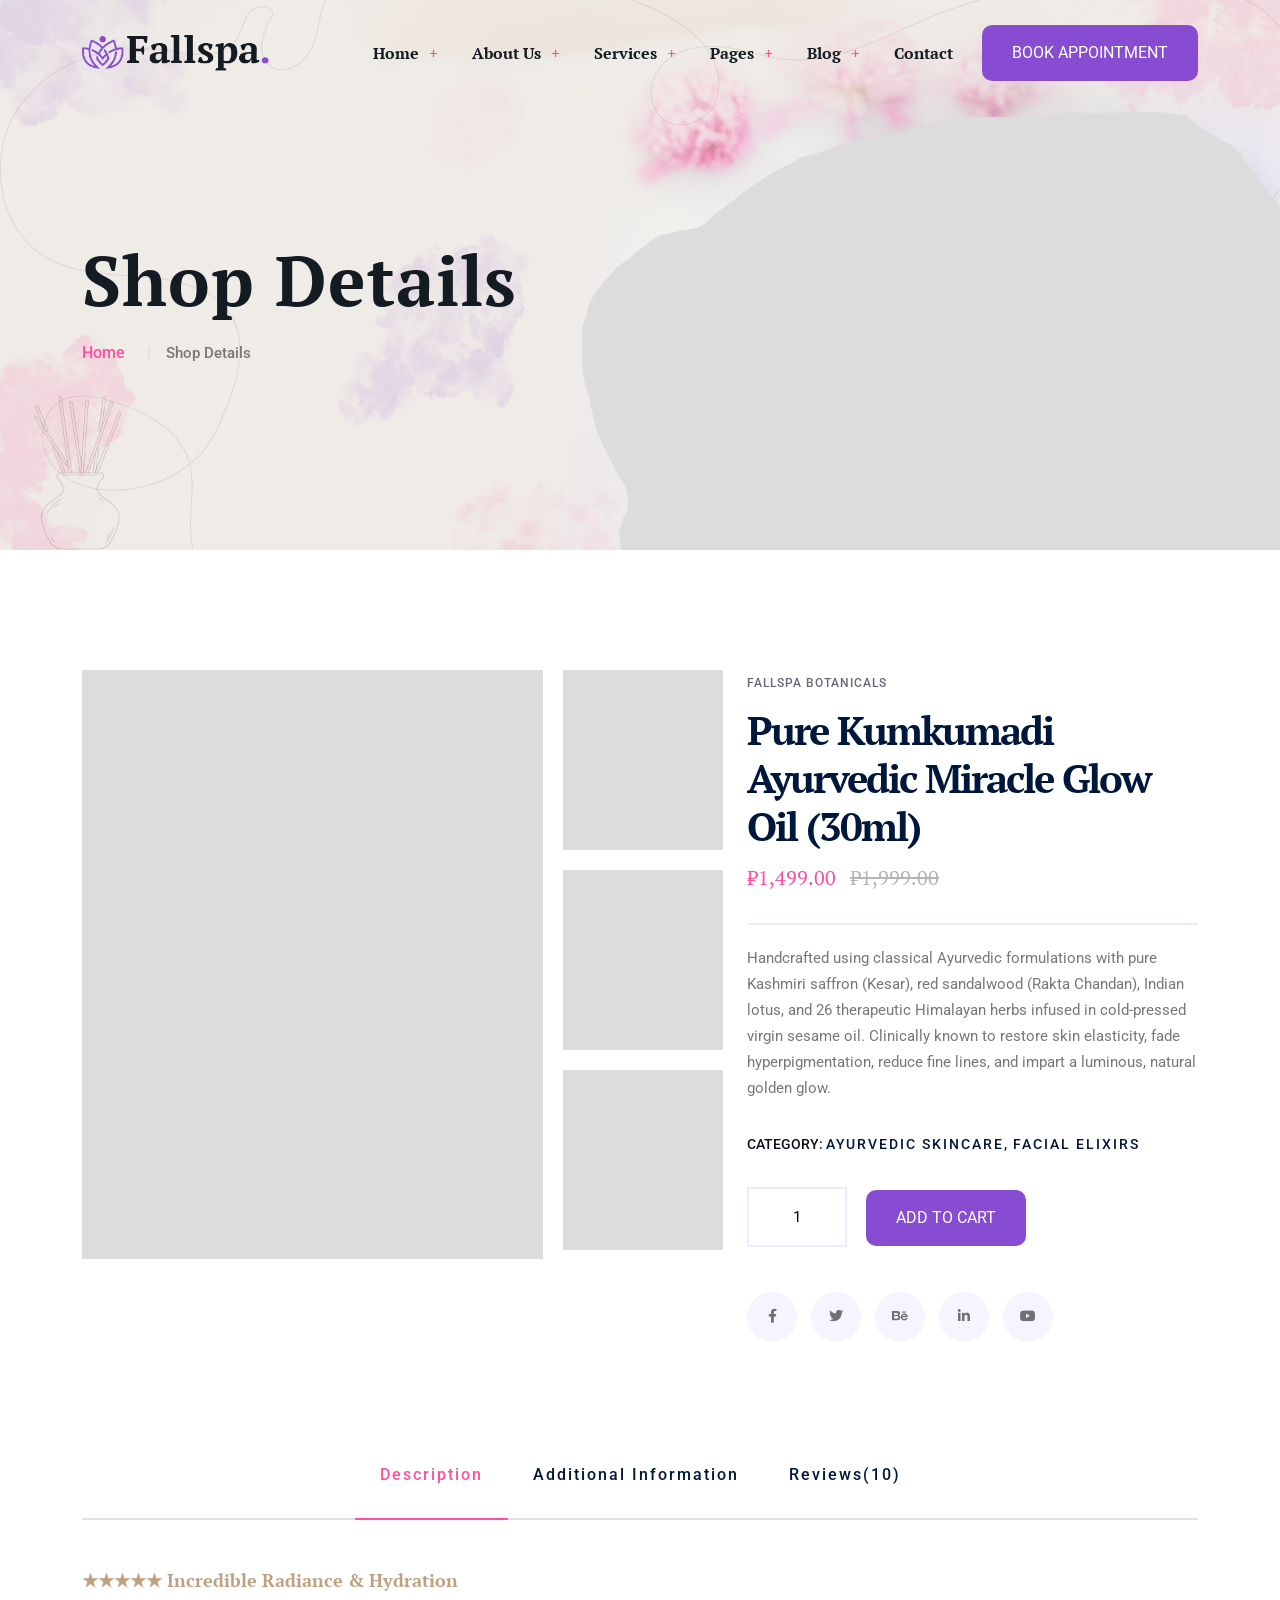
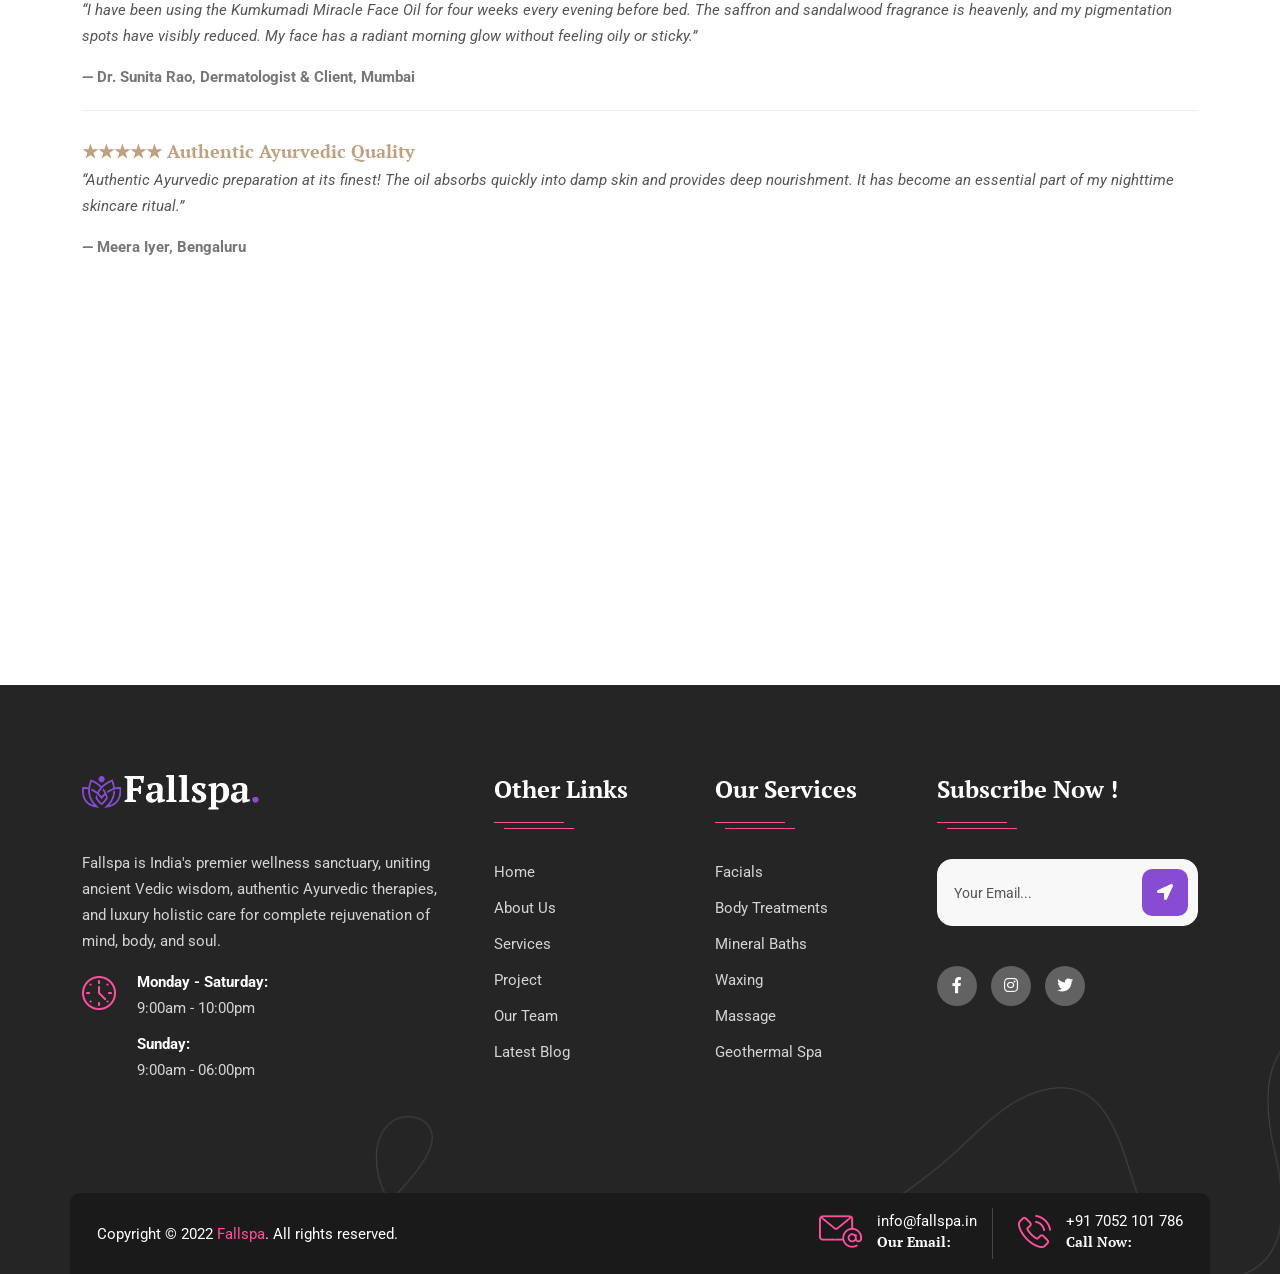
<file: shop-details.html>
<!doctype html>
<html class="no-js" lang="zxx">

<head>
    <meta charset="utf-8">
    <meta http-equiv="x-ua-compatible" content="ie=edge">
    <title>Fallspa - Beauty & Spa Center HTML Template</title>
    <meta name="description" content="">
    <meta name="viewport" content="width=device-width, initial-scale=1">
    <link rel="shortcut icon" type="image/x-icon" href="img/favicon.ico">
    <!-- Place favicon.ico in the root directory -->

    <!-- CSS here -->
    <link rel="stylesheet" href="css/bootstrap.min.css">
    <link rel="stylesheet" href="css/animate.min.css">
    <link rel="stylesheet" href="css/magnific-popup.css">
    <link rel="stylesheet" href="fontawesome/css/all.min.css">

    <link rel="stylesheet" href="css/dripicons.css">
    <link rel="stylesheet" href="css/slick.css">
    <link rel="stylesheet" href="css/meanmenu.css">
    <link rel="stylesheet" href="css/default.css">
    <link rel="stylesheet" href="css/style.css">
    <link rel="stylesheet" href="css/responsive.css">
</head>

<body>
    <!-- header -->
    <header class="header-area header-three">
        <div id="header-sticky" class="menu-area">
            <div class="container">
                <div class="second-menu">
                    <div class="row align-items-center">
                        <div class="col-xl-2 col-lg-2">
                            <div class="logo">
                                <a href="index.html"><img src="img/logo/logo.png" alt="logo"></a>
                            </div>
                        </div>
                        <div class="col-xl-7 col-lg-7">

                            <div class="main-menu text-right text-xl-right">
                                <nav id="mobile-menu">
                                    <ul>
                                        <li class="has-sub">
                                            <a href="index.html">Home</a>
                                            <ul>
                                                <li><a href="index.html">Home Page 01</a></li>
                                                <li><a href="index-2.html">Home Page 02</a></li>
                                                <li><a href="index.html">Home Page 03</a></li>
                                            </ul>
                                        </li>
                                        <li><a href="about.html">About Us</a></li>

                                        <li class="has-sub">
                                            <a href="services.html">Services</a>
                                            <ul>
                                                <li><a href="single-service.html"> Facials</a></li>
                                                <li><a href="single-service.html">Body Treatments</a></li>
                                                <li><a href="single-service.html"> Mineral Baths</a></li>
                                                <li><a href="single-service.html">Waxing</a></li>
                                                <li><a href="single-service.html">Massage</a></li>
                                                <li><a href="single-service.html">Geothermal Spa</a></li>
                                                <li><a href="services.html">Services</a></li>
                                            </ul>
                                        </li>
                                        <li class="has-sub"><a href="#">Pages</a>
                                            <ul>
                                                <li><a href="projects.html">Gallery</a></li>

                                                <li><a href="pricing.html">Pricing</a></li>
                                                <li><a href="faq.html">Faq</a></li>
                                                <li><a href="team.html">Team</a></li>
                                                <li><a href="team-single.html">Team Details</a></li>
                                                <li><a href="shop.html">Shop</a></li>
                                                <li><a href="shop-details.html">Shop Details</a>
                                            </ul>
                                        </li>
                                        <li class="has-sub">
                                            <a href="blog.html">Blog</a>
                                            <ul>
                                                <li><a href="blog.html">Blog</a></li>
                                                <li><a href="blog-details.html">Blog Details</a></li>
                                            </ul>
                                        </li>


                                        <li><a href="contact.html">Contact</a></li>
                                    </ul>
                                </nav>
                            </div>
                        </div>
                        <div
                            class="col-xl-3 col-lg-3 text-right d-none d-lg-block mt-25 mb-25 text-right text-xl-right">
                            <div class="login">
                                <ul>
                                    <li>
                                        <div class="second-header-btn">
                                            <a href="contact.html" class="btn">Book Appointment</a>
                                        </div>
                                    </li>
                                </ul>

                            </div>

                        </div>

                        <div class="col-12">
                            <div class="mobile-menu"></div>
                        </div>
                    </div>
                </div>
            </div>
        </div>
    </header>
    <!-- header-end -->
    <!-- main-area -->
    <main>

        <!-- breadcrumb-area -->
        <section class="breadcrumb-area d-flex align-items-center" style="background-image:url(img/bg/bdrc-bg.png)">
            <div class="container">
                <div class="row align-items-center">
                    <div class="col-xl-12 col-lg-12">
                        <div class="breadcrumb-wrap text-left">
                            <div class="breadcrumb-title">
                                <h2>Shop Details</h2>
                                <div class="breadcrumb-wrap">

                                    <nav aria-label="breadcrumb">
                                        <ol class="breadcrumb">
                                            <li class="breadcrumb-item"><a href="index.html">Home</a></li>
                                            <li class="breadcrumb-item active" aria-current="page">Shop Details </li>
                                        </ol>
                                    </nav>
                                </div>
                            </div>
                        </div>
                    </div>

                </div>
            </div>
        </section>
        <!-- breadcrumb-area-end -->

        <!-- shop-banner-area start -->
        <section class="shop-banner-area pt-120 pb-90 " data-animation="fadeInUp animated" data-delay=".2s">
            <div class="container">
                <div class="row">
                    <div class="col-xl-7">
                        <div class="shop-thumb-tab mb-30">
                            <ul class="nav" id="myTab2" role="tablist">
                                <li class="nav-item">
                                    <a class="nav-link active" id="home-tab" data-bs-toggle="tab" href="#home"
                                        role="tab" aria-selected="true"><img src="img/shop/details/thumb1.jpg" alt="">
                                    </a>
                                </li>
                                <li class="nav-item">
                                    <a class="nav-link" id="profile-tab" data-bs-toggle="tab" href="#profile" role="tab"
                                        aria-selected="false"><img src="img/shop/details/thumb2.jpg" alt=""></a>
                                </li>
                                <li class="nav-item">
                                    <a class="nav-link" id="profile-tab2" data-bs-toggle="tab" href="#profile1"
                                        role="tab" aria-selected="false"><img src="img/shop/details/thumb3.jpg"
                                            alt=""></a>
                                </li>
                            </ul>
                        </div>
                        <div class="product-details-img mb-30">
                            <div class="tab-content" id="myTabContent2">
                                <div class="tab-pane fade show active" id="home" role="tabpanel">
                                    <div class="product-large-img">
                                        <img src="img/shop/details/large1.jpg" alt="">
                                    </div>
                                </div>
                                <div class="tab-pane fade" id="profile" role="tabpanel">
                                    <div class="product-large-img">
                                        <img src="img/shop/details/large2.jpg" alt="">
                                    </div>
                                </div>
                                <div class="tab-pane fade" id="profile1" role="tabpanel">
                                    <div class="product-large-img">
                                        <img src="img/shop/details/large3.jpg" alt="">
                                    </div>
                                </div>
                            </div>
                        </div>
                    </div>
                    <div class="col-xl-5">
                        <div class="product-details mb-30">
                            <div class="product-details-title">
                                <p>Fallspa Botanicals</p>
                                <h1>Pure Kumkumadi Ayurvedic Miracle Glow Oil (30ml)</h1>
                                <div class="price details-price pb-30 mb-20">
                                    <span>₹1,499.00</span>
                                    <span class="old-price">₹1,999.00</span>
                                </div>
                            </div>
                            <p>Handcrafted using classical Ayurvedic formulations with pure Kashmiri saffron (Kesar),
                                red sandalwood (Rakta Chandan), Indian lotus, and 26 therapeutic Himalayan herbs infused
                                in cold-pressed virgin sesame oil. Clinically known to restore skin elasticity, fade
                                hyperpigmentation, reduce fine lines, and impart a luminous, natural golden glow.</p>
                            <div class="product-cat mt-30 mb-30">
                                <span>Category: </span>
                                <a href="#">Ayurvedic Skincare,</a>
                                <a href="#">Facial Elixirs</a>
                            </div>
                            <div class="product-details-action">
                                <form action="#">
                                    <div class="plus-minus">
                                        <div class="cart-plus-minus"><input type="text" value="1" /></div>
                                    </div>
                                    <button class="btn btn-black" type="submit">add to cart</button>
                                </form>
                            </div>
                            <div class="product-social mt-45">
                                <a href="#"><i class="fab fa-facebook-f"></i></a>
                                <a href="#"><i class="fab fa-twitter"></i></a>
                                <a href="#"><i class="fab fa-behance"></i></a>
                                <a href="#"><i class="fab fa-linkedin-in"></i></a>
                                <a href="#"><i class="fab fa-youtube"></i></a>
                            </div>
                        </div>
                    </div>
                </div>
            </div>
        </section>
        <!-- shop-banner-area end -->
        <!-- product-desc-area start -->
        <section class="product-desc-area pb-55">
            <div class="container">
                <div class="row">
                    <div class="col-12">
                        <div class="bakix-details-tab">
                            <ul class="nav text-center justify-content-center pb-30 mb-50" id="myTab" role="tablist">
                                <li class="nav-item">
                                    <a class="nav-link active" id="desc-tab" data-bs-toggle="tab" href="#id-desc"
                                        role="tab" aria-bs-controls="home" aria-selected="true">Description </a>
                                </li>
                                <li class="nav-item">
                                    <a class="nav-link" id="id-add-in" data-bs-toggle="tab" href="#id-add" role="tab"
                                        aria-bs-controls="profile" aria-selected="false">Additional Information</a>
                                </li>
                                <li class="nav-item">
                                    <a class="nav-link" id="id-r" data-bs-toggle="tab" href="#id-rev" role="tab"
                                        aria-bs-controls="profile" aria-selected="false">Reviews(10)</a>
                                </li>
                            </ul>
                        </div>
                        <div class="tab-content" id="myTabContent">
                            <div class="tab-pane fade show active" id="id-desc" role="tabpanel"
                                aria-labelledby="desc-tab">
                                <div class="event-text mb-40">
                                    <div class="client-review-item mb-30 pb-20" style="border-bottom: 1px solid #eee;">
                                        <h5 style="color: #bfa181; margin-bottom: 5px;">★★★★★ Incredible Radiance &
                                            Hydration</h5>
                                        <p style="font-style: italic; color: #555;">“I have been using the Kumkumadi
                                            Miracle Face Oil for four weeks every evening before bed. The saffron and
                                            sandalwood fragrance is heavenly, and my pigmentation spots have visibly
                                            reduced. My face has a radiant morning glow without feeling oily or sticky.”
                                        </p>
                                        <strong>— Dr. Sunita Rao, Dermatologist & Client, Mumbai</strong>
                                    </div>
                                    <div class="client-review-item">
                                        <h5 style="color: #bfa181; margin-bottom: 5px;">★★★★★ Authentic Ayurvedic
                                            Quality</h5>
                                        <p style="font-style: italic; color: #555;">“Authentic Ayurvedic preparation at
                                            its finest! The oil absorbs quickly into damp skin and provides deep
                                            nourishment. It has become an essential part of my nighttime skincare
                                            ritual.”</p>
                                        <strong>— Meera Iyer, Bengaluru</strong>
                                    </div>
                                </div>
                            </div>
                        </div>
                        <div class="tab-pane fade" id="id-rev" role="tabpanel" aria-labelledby="id-r">
                            <div class="additional-info">
                                <div class="event-text mb-40">
                                    <div class="client-review-item mb-30 pb-20" style="border-bottom: 1px solid #eee;">
                                        <h5 style="color: #bfa181; margin-bottom: 5px;">★★★★★ Incredible Radiance &
                                            Hydration</h5>
                                        <p style="font-style: italic; color: #555;">“I have been using the Kumkumadi
                                            Miracle Face Oil for four weeks every evening before bed. The saffron and
                                            sandalwood fragrance is heavenly, and my pigmentation spots have visibly
                                            reduced. My face has a radiant morning glow without feeling oily or sticky.”
                                        </p>
                                        <strong>— Dr. Sunita Rao, Dermatologist & Client, Mumbai</strong>
                                    </div>
                                    <div class="client-review-item">
                                        <h5 style="color: #bfa181; margin-bottom: 5px;">★★★★★ Authentic Ayurvedic
                                            Quality</h5>
                                        <p style="font-style: italic; color: #555;">“Authentic Ayurvedic preparation at
                                            its finest! The oil absorbs quickly into damp skin and provides deep
                                            nourishment. It has become an essential part of my nighttime skincare
                                            ritual.”</p>
                                        <strong>— Meera Iyer, Bengaluru</strong>
                                    </div>
                                </div>
                            </div>
                        </div>
                    </div>
                </div>
            </div>
            </div>
        </section>
        <!-- product-desc-area end -->

    </main>
    <!-- main-area-end -->
    <!-- footer -->
    <footer class="footer-bg footer-p pt-90"
        style="background-color: #252525; background-image: url(img/bg/footer-bg.png);">
        <div class="footer-top">
            <div class="container">
                <div class="row justify-content-between">

                    <div class="col-xl-4 col-lg-4 col-sm-6">
                        <div class="footer-widget mb-30">
                            <div class="f-widget-title mb-40">
                                <img src="img/logo/f_logo.png" alt="logo">
                            </div>
                            <div class="footer-link">
                                <p>Fallspa is India's premier wellness sanctuary, uniting ancient Vedic wisdom,
                                    authentic Ayurvedic therapies, and luxury holistic care for complete rejuvenation of
                                    mind, body, and soul.</p>
                                <div class="f-contact">
                                    <ul>
                                        <li>
                                            <div class="contact-box">
                                                <div class="icon"><img src="img/icon/ft-icon01.png" alt="logo"></div>
                                                <div class="text">
                                                    <strong>Monday - Saturday:</strong>
                                                    <p>9:00am - 10:00pm</p>
                                                    <strong>Sunday:</strong>
                                                    <p>9:00am - 06:00pm</p>
                                                </div>
                                            </div>
                                        </li>
                                    </ul>

                                </div>


                            </div>
                        </div>
                    </div>

                    <div class="col-xl-2 col-lg-2 col-sm-6">
                        <div class="footer-widget mb-30">
                            <div class="f-widget-title">
                                <h2>Other Links</h2>
                            </div>
                            <div class="footer-link">
                                <ul>
                                    <li><a href="index.html"> Home</a></li>
                                    <li><a href="about.html">About Us</a></li>
                                    <li><a href="services.html">Services</a></li>
                                    <li><a href="projects.html"> Project</a></li>
                                    <li><a href="team.html">Our Team</a></li>
                                    <li><a href="blog.html">Latest Blog</a></li>
                                </ul>
                            </div>
                        </div>
                    </div>
                    <div class="col-xl-2 col-lg-2 col-sm-6">
                        <div class="footer-widget mb-30">
                            <div class="f-widget-title">
                                <h2>Our Services</h2>
                            </div>
                            <div class="footer-link">
                                <ul>
                                    <li><a href="#"> Facials</a></li>
                                    <li><a href="#">Body Treatments</a></li>
                                    <li><a href="#"> Mineral Baths</a></li>
                                    <li><a href="#">Waxing</a></li>
                                    <li><a href="#">Massage</a></li>
                                    <li><a href="#">Geothermal Spa</a></li>
                                </ul>
                            </div>
                        </div>
                    </div>
                    <div class="col-xl-3 col-lg-3 col-sm-6">
                        <div class="footer-widget mb-30">
                            <div class="f-widget-title">
                                <h2>Subscribe Now !</h2>
                            </div>
                            <div class="footer-link">
                                <div class="subricbe p-relative" data-animation="fadeInDown" data-delay=".4s">
                                    <form action="news-mail.php" method="post" class="contact-form ">
                                        <input type="text" id="email2" name="email2" class="header-input"
                                            placeholder="Your Email..." required>
                                        <button class="btn header-btn"><i class="fas fa-location-arrow"></i></button>
                                    </form>
                                </div>
                            </div>

                        </div>
                        <div class="footer-social mt-10">
                            <a href="#"><i class="fab fa-facebook-f"></i></a>
                            <a href="#"><i class="fab fa-instagram"></i></a>
                            <a href="#"><i class="fab fa-twitter"></i></a>
                        </div>
                    </div>

                </div>
                <div class="row align-items-center copyright-wrap">
                    <div class="col-lg-6">
                        <div class="copy-text">
                            Copyright &copy; 2022 <a href="#">Fallspa</a>. All rights reserved.
                        </div>
                    </div>
                    <div class="col-lg-6">
                        <div class="copay-contact">
                            <ul>
                                <li>
                                    <div class="c-contact">
                                        <div class="icon">
                                            <img src="img/icon/ft-icon02.png" alt="img">
                                        </div>
                                        <div class="text">
                                            <span>info@fallspa.in</span>
                                            <h3> Our Email:</h3>

                                        </div>

                                    </div>
                                </li>
                                <li>
                                    <div class="c-contact">
                                        <div class="icon">
                                            <img src="img/icon/ft-icon03.png" alt="img">
                                        </div>
                                        <div class="text">
                                            <span>+91 7052 101 786</span>
                                            <h3>Call Now:</h3>

                                        </div>

                                    </div>
                                </li>
                            </ul>
                        </div>
                    </div>
                </div>
            </div>
        </div>
    </footer>
    <!-- footer-end -->

    <!-- JS here -->
    <script src="js/vendor/modernizr-3.5.0.min.js"></script>
    <script src="js/vendor/jquery-3.6.0.min.js"></script>
    <script src="js/popper.min.js"></script>
    <script src="js/bootstrap.min.js"></script>
    <script src="js/slick.min.js"></script>
    <script src="js/ajax-form.js"></script>
    <script src="js/paroller.js"></script>
    <script src="js/wow.min.js"></script>
    <script src="js/js_isotope.pkgd.min.js"></script>
    <script src="js/imagesloaded.min.js"></script>
    <script src="js/parallax.min.js"></script>
    <script src="js/jquery.waypoints.min.js"></script>
    <script src="js/jquery.counterup.min.js"></script>
    <script src="js/jquery.scrollUp.min.js"></script>
    <script src="js/jquery.meanmenu.min.js"></script>
    <script src="js/parallax-scroll.js"></script>
    <script src="js/jquery.magnific-popup.min.js"></script>
    <script src="js/element-in-view.js"></script>
    <script src="js/main.js"></script>
</body>

</html>
</file>
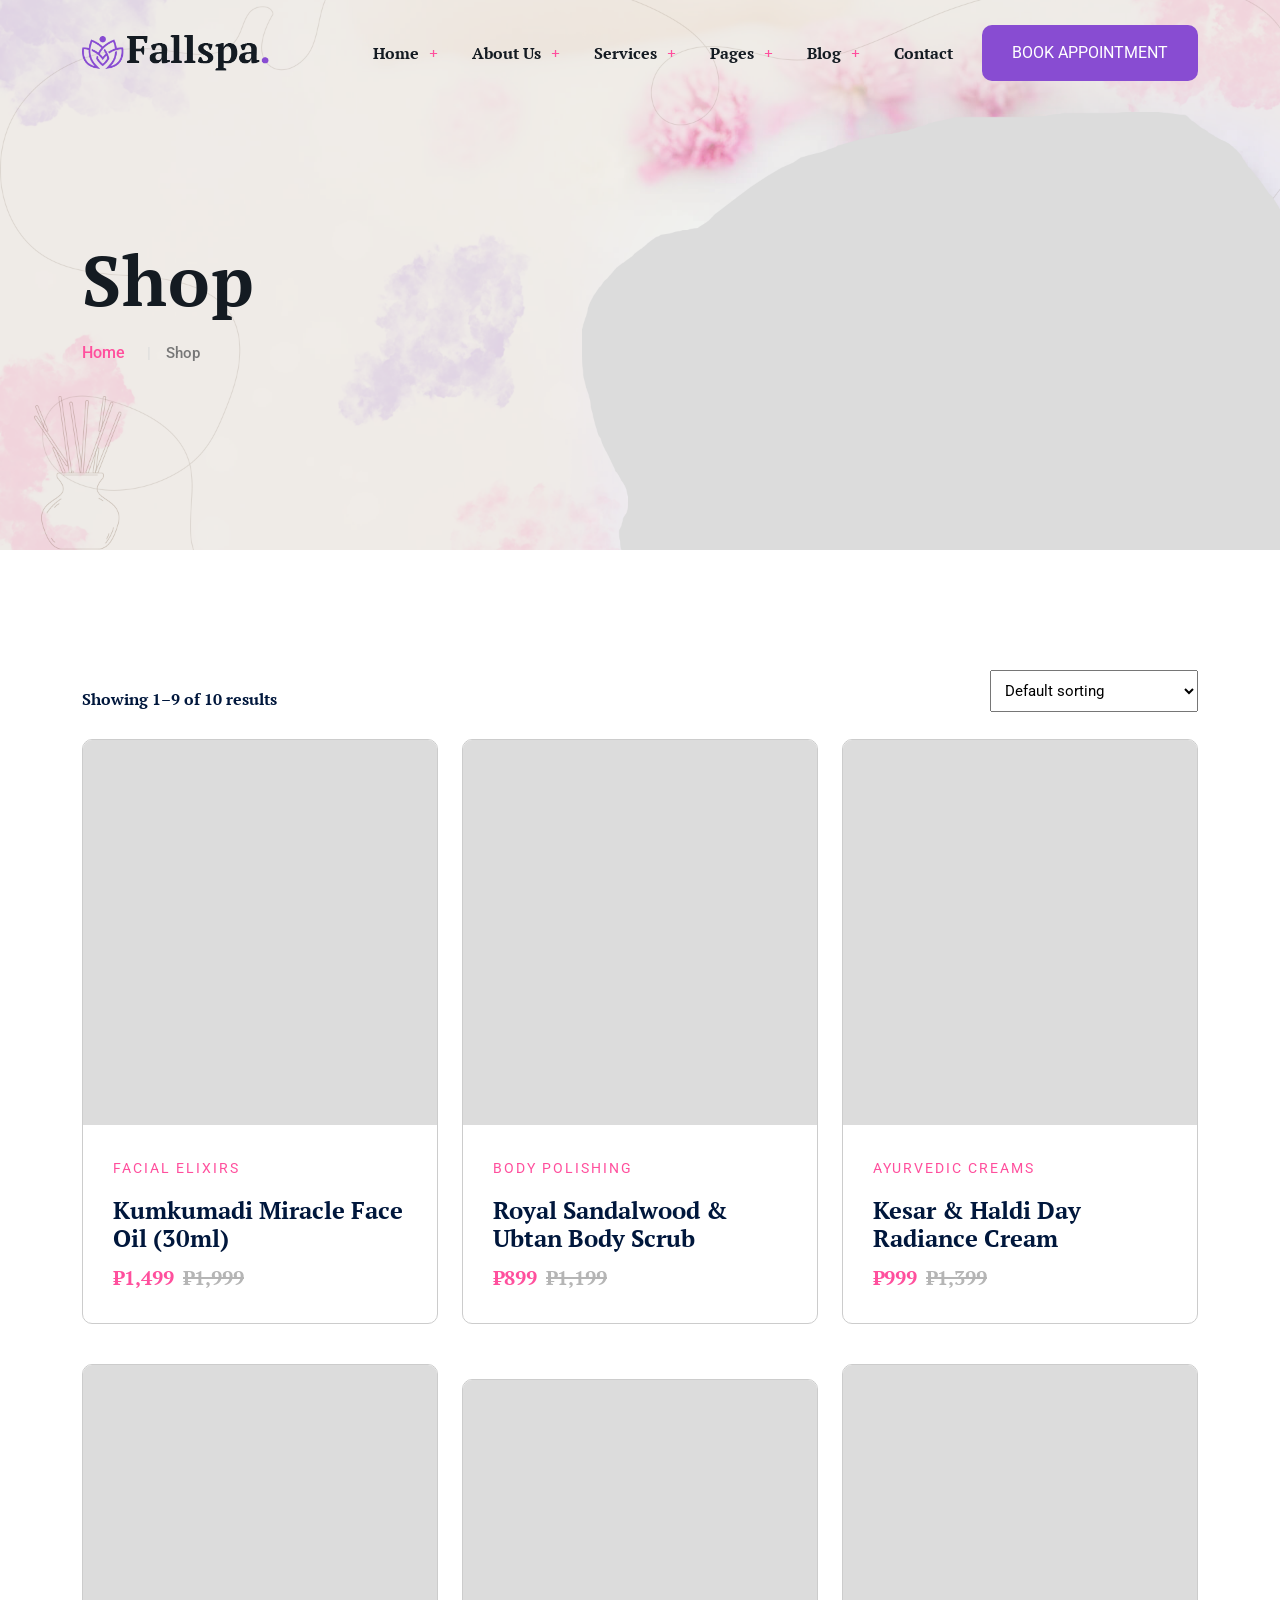
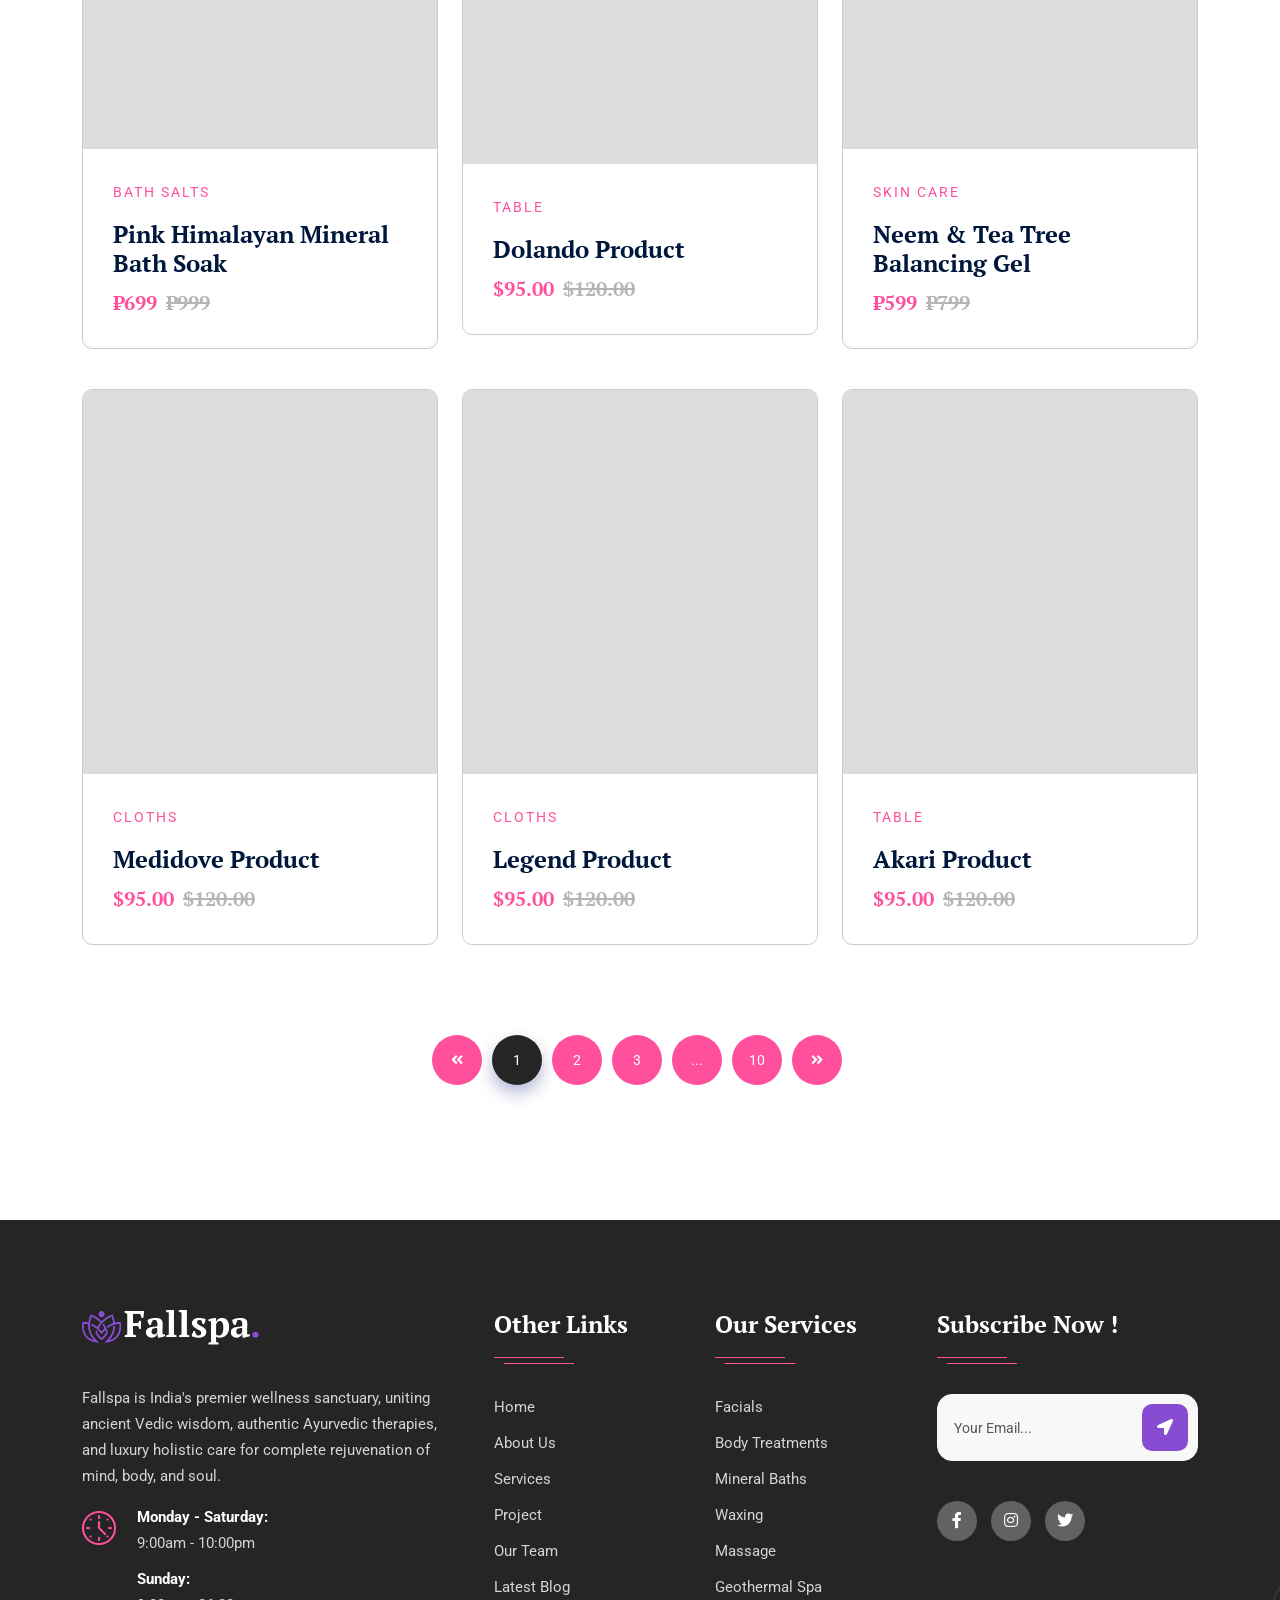
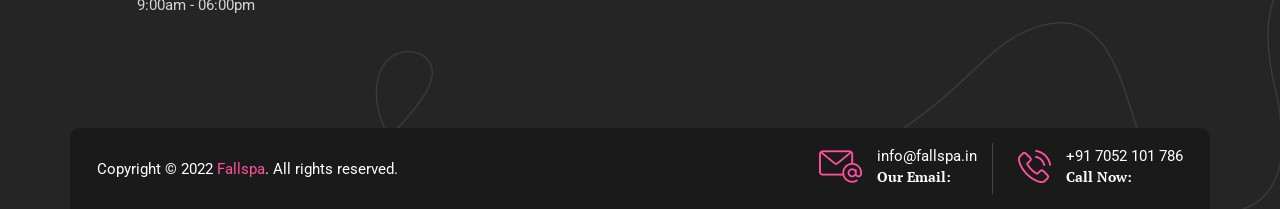
<file: shop.html>
<!doctype html>
<html class="no-js" lang="zxx">

<head>
    <meta charset="utf-8">
    <meta http-equiv="x-ua-compatible" content="ie=edge">
    <title>Fallspa - Beauty & Spa Center HTML Template</title>
    <meta name="description" content="">
    <meta name="viewport" content="width=device-width, initial-scale=1">
    <link rel="shortcut icon" type="image/x-icon" href="img/favicon.ico">
    <!-- Place favicon.ico in the root directory -->

    <!-- CSS here -->
    <link rel="stylesheet" href="css/bootstrap.min.css">
    <link rel="stylesheet" href="css/animate.min.css">
    <link rel="stylesheet" href="css/magnific-popup.css">
    <link rel="stylesheet" href="fontawesome/css/all.min.css">

    <link rel="stylesheet" href="css/dripicons.css">
    <link rel="stylesheet" href="css/slick.css">
    <link rel="stylesheet" href="css/meanmenu.css">
    <link rel="stylesheet" href="css/default.css">
    <link rel="stylesheet" href="css/style.css">
    <link rel="stylesheet" href="css/responsive.css">
</head>

<body>
    <!-- header -->
    <header class="header-area header-three">
        <div id="header-sticky" class="menu-area">
            <div class="container">
                <div class="second-menu">
                    <div class="row align-items-center">
                        <div class="col-xl-2 col-lg-2">
                            <div class="logo">
                                <a href="index.html"><img src="img/logo/logo.png" alt="logo"></a>
                            </div>
                        </div>
                        <div class="col-xl-7 col-lg-7">

                            <div class="main-menu text-right text-xl-right">
                                <nav id="mobile-menu">
                                    <ul>
                                        <li class="has-sub">
                                            <a href="index.html">Home</a>
                                            <ul>
                                                <li><a href="index.html">Home Page 01</a></li>
                                                <li><a href="index-2.html">Home Page 02</a></li>
                                                <li><a href="index.html">Home Page 03</a></li>
                                            </ul>
                                        </li>
                                        <li><a href="about.html">About Us</a></li>

                                        <li class="has-sub">
                                            <a href="services.html">Services</a>
                                            <ul>
                                                <li><a href="single-service.html"> Facials</a></li>
                                                <li><a href="single-service.html">Body Treatments</a></li>
                                                <li><a href="single-service.html"> Mineral Baths</a></li>
                                                <li><a href="single-service.html">Waxing</a></li>
                                                <li><a href="single-service.html">Massage</a></li>
                                                <li><a href="single-service.html">Geothermal Spa</a></li>
                                                <li><a href="services.html">Services</a></li>
                                            </ul>
                                        </li>
                                        <li class="has-sub"><a href="#">Pages</a>
                                            <ul>
                                                <li><a href="projects.html">Gallery</a></li>

                                                <li><a href="pricing.html">Pricing</a></li>
                                                <li><a href="faq.html">Faq</a></li>
                                                <li><a href="team.html">Team</a></li>
                                                <li><a href="team-single.html">Team Details</a></li>
                                                <li><a href="shop.html">Shop</a></li>
                                                <li><a href="shop-details.html">Shop Details</a>
                                            </ul>
                                        </li>
                                        <li class="has-sub">
                                            <a href="blog.html">Blog</a>
                                            <ul>
                                                <li><a href="blog.html">Blog</a></li>
                                                <li><a href="blog-details.html">Blog Details</a></li>
                                            </ul>
                                        </li>


                                        <li><a href="contact.html">Contact</a></li>
                                    </ul>
                                </nav>
                            </div>
                        </div>
                        <div
                            class="col-xl-3 col-lg-3 text-right d-none d-lg-block mt-25 mb-25 text-right text-xl-right">
                            <div class="login">
                                <ul>
                                    <li>
                                        <div class="second-header-btn">
                                            <a href="contact.html" class="btn">Book Appointment</a>
                                        </div>
                                    </li>
                                </ul>

                            </div>

                        </div>

                        <div class="col-12">
                            <div class="mobile-menu"></div>
                        </div>
                    </div>
                </div>
            </div>
        </div>
    </header>
    <!-- header-end -->
    <!-- main-area -->
    <main>

        <!-- breadcrumb-area -->
        <section class="breadcrumb-area d-flex align-items-center" style="background-image:url(img/bg/bdrc-bg.png)">
            <div class="container">
                <div class="row align-items-center">
                    <div class="col-xl-12 col-lg-12">
                        <div class="breadcrumb-wrap text-left">
                            <div class="breadcrumb-title">
                                <h2>Shop</h2>
                                <div class="breadcrumb-wrap">

                                    <nav aria-label="breadcrumb">
                                        <ol class="breadcrumb">
                                            <li class="breadcrumb-item"><a href="index.html">Home</a></li>
                                            <li class="breadcrumb-item active" aria-current="page">Shop </li>
                                        </ol>
                                    </nav>
                                </div>
                            </div>
                        </div>
                    </div>

                </div>
            </div>
        </section>
        <!-- breadcrumb-area-end -->

        <!-- shop-area -->
        <section class="shop-area pt-120 pb-120 p-relative " data-animation="fadeInUp animated" data-delay=".2s">
            <div class="container">
                <div class="row">
                    <div class="col-lg-6 col-sm-6">
                        <h6 class="mt-20 mb-30">Showing 1–9 of 10 results</h6>
                    </div>
                    <div class="col-lg-6 col-sm-6 text-right">
                        <select name="orderby" class="orderby" aria-label="Shop order">
                            <option value="menu_order" selected="selected">Default sorting</option>
                            <option value="popularity">Sort by popularity</option>
                            <option value="rating">Sort by average rating</option>
                            <option value="date">Sort by latest</option>
                            <option value="price">Sort by price: low to high</option>
                            <option value="price-desc">Sort by price: high to low</option>
                        </select>
                    </div>
                </div>
                <div class="row align-items-center">
                    <div class="col-lg-4 col-md-6">
                        <div class="product mb-40">
                            <div class="product__img">
                                <a href="shop-details.html"><img src="img/shop/img4.jpg" alt=""></a>
                                <div class="product-action text-center">

                                    <a href="shop-details.html">Add Cart</a>

                                </div>
                            </div>
                            <div class="product__content pt-30">
                                <span class="pro-cat"><a href="#">Facial Elixirs</a></span>
                                <h4 class="pro-title"><a href="shop-details.html">Kumkumadi Miracle Face Oil (30ml)</a>
                                </h4>
                                <div class="price">
                                    <span>₹1,499</span>
                                    <span class="old-price">₹1,999</span>
                                </div>
                            </div>
                        </div>
                    </div>
                    <div class="col-lg-4 col-md-6">
                        <div class="product mb-40">
                            <div class="product__img">
                                <a href="shop-details.html"><img src="img/shop/img5.jpg" alt=""></a>
                                <div class="product-action text-center">

                                    <a href="shop-details.html">Add Cart</a>

                                </div>
                            </div>
                            <div class="product__content pt-30">
                                <span class="pro-cat"><a href="#">Body Polishing</a></span>
                                <h4 class="pro-title"><a href="shop-details.html">Royal Sandalwood & Ubtan Body
                                        Scrub</a></h4>
                                <div class="price">
                                    <span>₹899</span>
                                    <span class="old-price">₹1,199</span>
                                </div>
                            </div>
                        </div>
                    </div>
                    <div class="col-lg-4 col-md-6">
                        <div class="product mb-40">
                            <div class="product__img">
                                <a href="shop-details.html"><img src="img/shop/img6.jpg" alt=""></a>
                                <div class="product-action text-center">

                                    <a href="shop-details.html">Add Cart</a>

                                </div>
                            </div>
                            <div class="product__content pt-30">
                                <span class="pro-cat"><a href="#">Ayurvedic Creams</a></span>
                                <h4 class="pro-title"><a href="shop-details.html">Kesar & Haldi Day Radiance Cream</a>
                                </h4>
                                <div class="price">
                                    <span>₹999</span>
                                    <span class="old-price">₹1,399</span>
                                </div>
                            </div>
                        </div>
                    </div>
                    <div class="col-lg-4 col-md-6">
                        <div class="product mb-40">
                            <div class="product__img">
                                <a href="shop-details.html"><img src="img/shop/img7.jpg" alt=""></a>
                                <div class="product-action text-center">

                                    <a href="shop-details.html">Add Cart</a>

                                </div>
                            </div>
                            <div class="product__content pt-30">
                                <span class="pro-cat"><a href="#">Bath Salts</a></span>
                                <h4 class="pro-title"><a href="shop-details.html">Pink Himalayan Mineral Bath Soak</a>
                                </h4>
                                <div class="price">
                                    <span>₹699</span>
                                    <span class="old-price">₹999</span>
                                </div>
                            </div>
                        </div>
                    </div>
                    <div class="col-lg-4 col-md-6">
                        <div class="product mb-40">
                            <div class="product__img">
                                <a href="shop-details.html"><img src="img/shop/img8.jpg" alt=""></a>
                                <div class="product-action text-center">

                                    <a href="shop-details.html">Add Cart</a>

                                </div>
                            </div>
                            <div class="product__content pt-30">
                                <span class="pro-cat"><a href="#">table</a></span>
                                <h4 class="pro-title"><a href="shop-details.html">Dolando Product</a></h4>
                                <div class="price">
                                    <span>$95.00</span>
                                    <span class="old-price">$120.00</span>
                                </div>
                            </div>
                        </div>
                    </div>
                    <div class="col-lg-4 col-md-6">
                        <div class="product mb-40">
                            <div class="product__img">
                                <a href="shop-details.html"><img src="img/shop/img9.jpg" alt=""></a>
                                <div class="product-action text-center">

                                    <a href="shop-details.html">Add Cart</a>

                                </div>
                            </div>
                            <div class="product__content pt-30">
                                <span class="pro-cat"><a href="#">Skin Care</a></span>
                                <h4 class="pro-title"><a href="shop-details.html">Neem & Tea Tree Balancing Gel</a></h4>
                                <div class="price">
                                    <span>₹599</span>
                                    <span class="old-price">₹799</span>
                                </div>
                            </div>
                        </div>
                    </div>
                    <div class="col-lg-4 col-md-6">
                        <div class="product mb-40">
                            <div class="product__img">
                                <a href="shop-details.html"><img src="img/shop/img1.jpg" alt=""></a>
                                <div class="product-action text-center">

                                    <a href="shop-details.html">Add Cart</a>

                                </div>
                            </div>
                            <div class="product__content pt-30">
                                <span class="pro-cat"><a href="#">Cloths</a></span>
                                <h4 class="pro-title"><a href="shop-details.html">Medidove Product</a></h4>
                                <div class="price">
                                    <span>$95.00</span>
                                    <span class="old-price">$120.00</span>
                                </div>
                            </div>
                        </div>
                    </div>
                    <div class="col-lg-4 col-md-6">
                        <div class="product mb-40">
                            <div class="product__img">
                                <a href="shop-details.html"><img src="img/shop/img2.jpg" alt=""></a>
                                <div class="product-action text-center">

                                    <a href="shop-details.html">Add Cart</a>

                                </div>
                            </div>
                            <div class="product__content pt-30">
                                <span class="pro-cat"><a href="#">Cloths</a></span>
                                <h4 class="pro-title"><a href="shop-details.html">Legend Product</a></h4>
                                <div class="price">
                                    <span>$95.00</span>
                                    <span class="old-price">$120.00</span>
                                </div>
                            </div>
                        </div>
                    </div>
                    <div class="col-lg-4 col-md-6">
                        <div class="product mb-40">
                            <div class="product__img">
                                <a href="shop-details.html"><img src="img/shop/img3.jpg" alt=""></a>
                                <div class="product-action text-center">

                                    <a href="shop-details.html">Add Cart</a>

                                </div>
                            </div>
                            <div class="product__content pt-30">
                                <span class="pro-cat"><a href="#">Table</a></span>
                                <h4 class="pro-title"><a href="shop-details.html">Akari Product</a></h4>
                                <div class="price">
                                    <span>$95.00</span>
                                    <span class="old-price">$120.00</span>
                                </div>
                            </div>
                        </div>
                    </div>

                </div>
                <div class="row">
                    <div class="col-12">
                        <div class="pagination-wrap mt-50 text-center">
                            <nav>
                                <ul class="pagination">
                                    <li class="page-item"><a href="#"><i class="fas fa-angle-double-left"></i></a></li>
                                    <li class="page-item active"><a href="#">1</a></li>
                                    <li class="page-item"><a href="#">2</a></li>
                                    <li class="page-item"><a href="#">3</a></li>
                                    <li class="page-item"><a href="#">...</a></li>
                                    <li class="page-item"><a href="#">10</a></li>
                                    <li class="page-item"><a href="#"><i class="fas fa-angle-double-right"></i></a></li>
                                </ul>
                            </nav>
                        </div>
                    </div>
                    <div></div>
                </div>
            </div>
        </section>
        <!-- shop-area-end -->

    </main>
    <!-- main-area-end -->
    <!-- footer -->
    <footer class="footer-bg footer-p pt-90"
        style="background-color: #252525; background-image: url(img/bg/footer-bg.png);">
        <div class="footer-top">
            <div class="container">
                <div class="row justify-content-between">

                    <div class="col-xl-4 col-lg-4 col-sm-6">
                        <div class="footer-widget mb-30">
                            <div class="f-widget-title mb-40">
                                <img src="img/logo/f_logo.png" alt="logo">
                            </div>
                            <div class="footer-link">
                                <p>Fallspa is India's premier wellness sanctuary, uniting ancient Vedic wisdom,
                                    authentic Ayurvedic therapies, and luxury holistic care for complete rejuvenation of
                                    mind, body, and soul.</p>
                                <div class="f-contact">
                                    <ul>
                                        <li>
                                            <div class="contact-box">
                                                <div class="icon"><img src="img/icon/ft-icon01.png" alt="logo"></div>
                                                <div class="text">
                                                    <strong>Monday - Saturday:</strong>
                                                    <p>9:00am - 10:00pm</p>
                                                    <strong>Sunday:</strong>
                                                    <p>9:00am - 06:00pm</p>
                                                </div>
                                            </div>
                                        </li>
                                    </ul>

                                </div>


                            </div>
                        </div>
                    </div>

                    <div class="col-xl-2 col-lg-2 col-sm-6">
                        <div class="footer-widget mb-30">
                            <div class="f-widget-title">
                                <h2>Other Links</h2>
                            </div>
                            <div class="footer-link">
                                <ul>
                                    <li><a href="index.html"> Home</a></li>
                                    <li><a href="about.html">About Us</a></li>
                                    <li><a href="services.html">Services</a></li>
                                    <li><a href="projects.html"> Project</a></li>
                                    <li><a href="team.html">Our Team</a></li>
                                    <li><a href="blog.html">Latest Blog</a></li>
                                </ul>
                            </div>
                        </div>
                    </div>
                    <div class="col-xl-2 col-lg-2 col-sm-6">
                        <div class="footer-widget mb-30">
                            <div class="f-widget-title">
                                <h2>Our Services</h2>
                            </div>
                            <div class="footer-link">
                                <ul>
                                    <li><a href="#"> Facials</a></li>
                                    <li><a href="#">Body Treatments</a></li>
                                    <li><a href="#"> Mineral Baths</a></li>
                                    <li><a href="#">Waxing</a></li>
                                    <li><a href="#">Massage</a></li>
                                    <li><a href="#">Geothermal Spa</a></li>
                                </ul>
                            </div>
                        </div>
                    </div>
                    <div class="col-xl-3 col-lg-3 col-sm-6">
                        <div class="footer-widget mb-30">
                            <div class="f-widget-title">
                                <h2>Subscribe Now !</h2>
                            </div>
                            <div class="footer-link">
                                <div class="subricbe p-relative" data-animation="fadeInDown" data-delay=".4s">
                                    <form action="news-mail.php" method="post" class="contact-form ">
                                        <input type="text" id="email2" name="email2" class="header-input"
                                            placeholder="Your Email..." required>
                                        <button class="btn header-btn"><i class="fas fa-location-arrow"></i></button>
                                    </form>
                                </div>
                            </div>

                        </div>
                        <div class="footer-social mt-10">
                            <a href="#"><i class="fab fa-facebook-f"></i></a>
                            <a href="#"><i class="fab fa-instagram"></i></a>
                            <a href="#"><i class="fab fa-twitter"></i></a>
                        </div>
                    </div>

                </div>
                <div class="row align-items-center copyright-wrap">
                    <div class="col-lg-6">
                        <div class="copy-text">
                            Copyright &copy; 2022 <a href="#">Fallspa</a>. All rights reserved.
                        </div>
                    </div>
                    <div class="col-lg-6">
                        <div class="copay-contact">
                            <ul>
                                <li>
                                    <div class="c-contact">
                                        <div class="icon">
                                            <img src="img/icon/ft-icon02.png" alt="img">
                                        </div>
                                        <div class="text">
                                            <span>info@fallspa.in</span>
                                            <h3> Our Email:</h3>

                                        </div>

                                    </div>
                                </li>
                                <li>
                                    <div class="c-contact">
                                        <div class="icon">
                                            <img src="img/icon/ft-icon03.png" alt="img">
                                        </div>
                                        <div class="text">
                                            <span>+91 7052 101 786</span>
                                            <h3>Call Now:</h3>

                                        </div>

                                    </div>
                                </li>
                            </ul>
                        </div>
                    </div>
                </div>
            </div>
        </div>
    </footer>
    <!-- footer-end -->

    <!-- JS here -->
    <script src="js/vendor/modernizr-3.5.0.min.js"></script>
    <script src="js/vendor/jquery-3.6.0.min.js"></script>
    <script src="js/popper.min.js"></script>
    <script src="js/bootstrap.min.js"></script>
    <script src="js/slick.min.js"></script>
    <script src="js/ajax-form.js"></script>
    <script src="js/paroller.js"></script>
    <script src="js/wow.min.js"></script>
    <script src="js/js_isotope.pkgd.min.js"></script>
    <script src="js/imagesloaded.min.js"></script>
    <script src="js/parallax.min.js"></script>
    <script src="js/jquery.waypoints.min.js"></script>
    <script src="js/jquery.counterup.min.js"></script>
    <script src="js/jquery.scrollUp.min.js"></script>
    <script src="js/jquery.meanmenu.min.js"></script>
    <script src="js/parallax-scroll.js"></script>
    <script src="js/jquery.magnific-popup.min.js"></script>
    <script src="js/element-in-view.js"></script>
    <script src="js/main.js"></script>
</body>

</html>
</file>
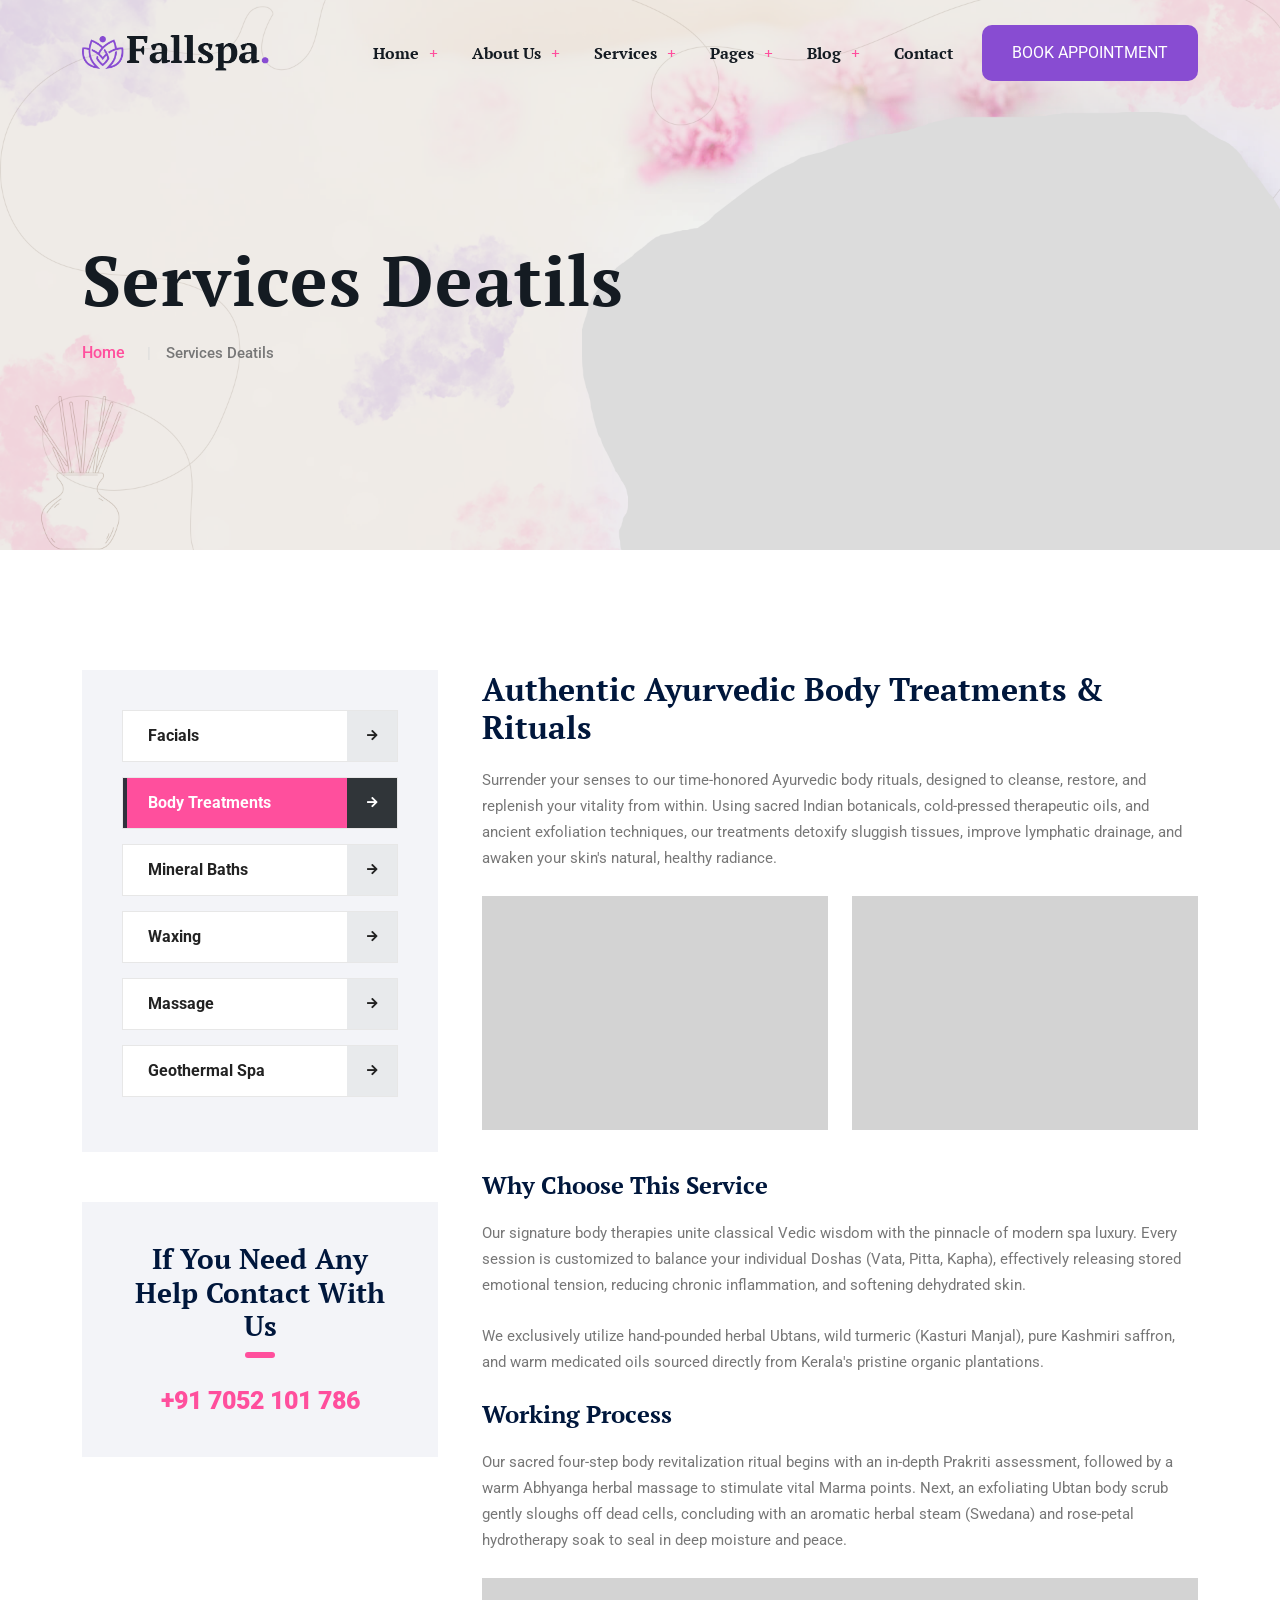
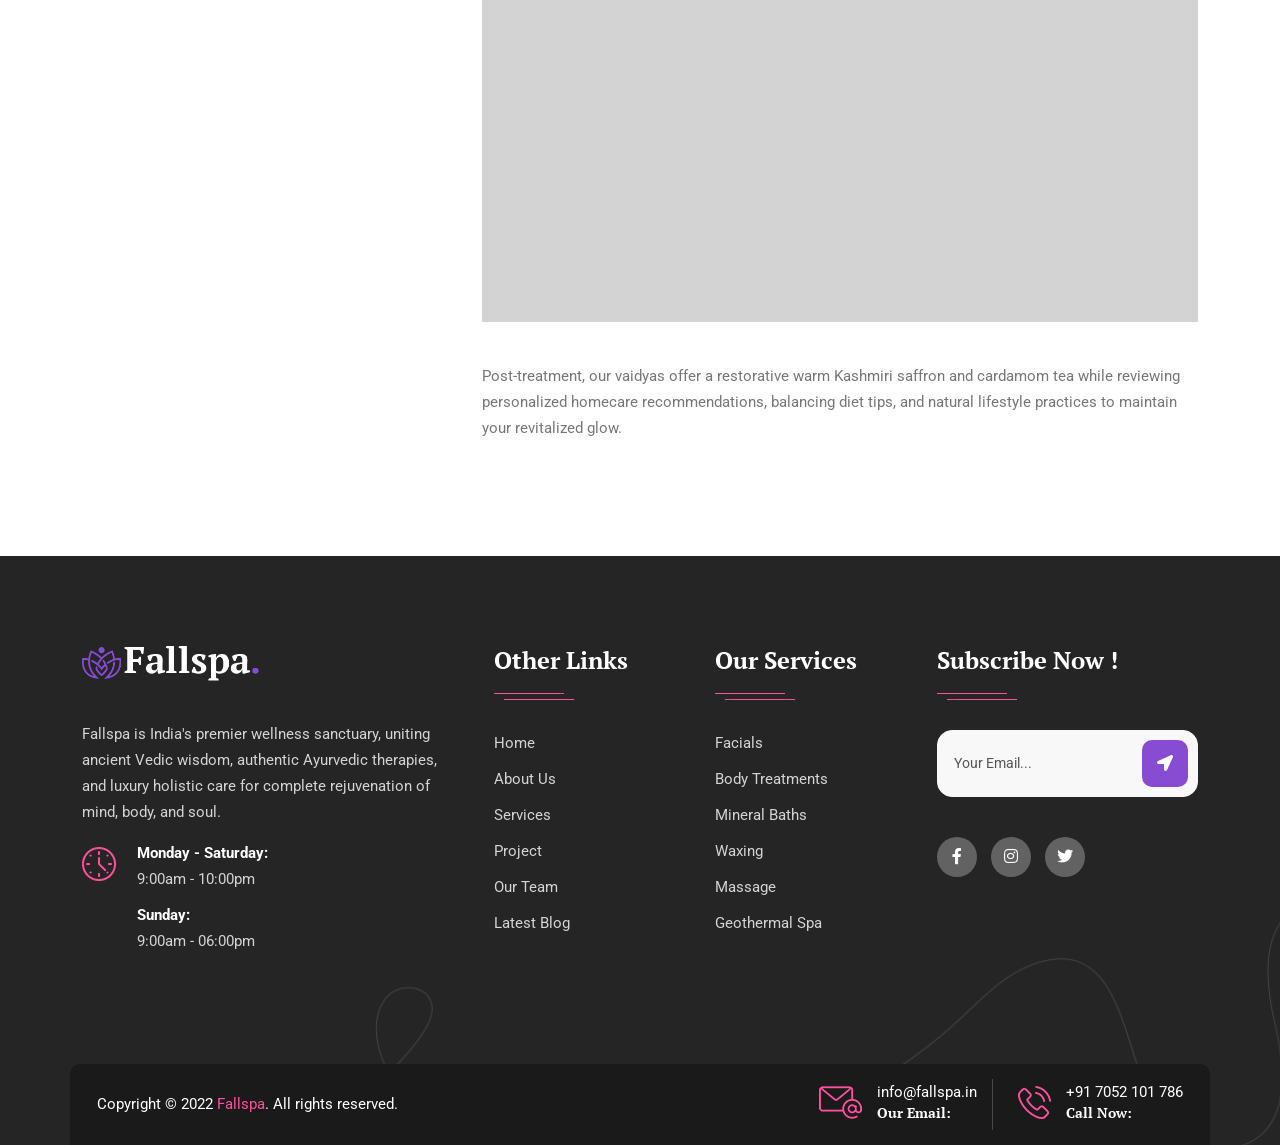
<file: single-service.html>
<!doctype html>
<html class="no-js" lang="zxx">

<head>
    <meta charset="utf-8">
    <meta http-equiv="x-ua-compatible" content="ie=edge">
    <title>Fallspa - Beauty & Spa Center HTML Template</title>
    <meta name="description" content="">
    <meta name="viewport" content="width=device-width, initial-scale=1">
    <link rel="shortcut icon" type="image/x-icon" href="img/favicon.ico">
    <!-- Place favicon.ico in the root directory -->

    <!-- CSS here -->
    <link rel="stylesheet" href="css/bootstrap.min.css">
    <link rel="stylesheet" href="css/animate.min.css">
    <link rel="stylesheet" href="css/magnific-popup.css">
    <link rel="stylesheet" href="fontawesome/css/all.min.css">

    <link rel="stylesheet" href="css/dripicons.css">
    <link rel="stylesheet" href="css/slick.css">
    <link rel="stylesheet" href="css/meanmenu.css">
    <link rel="stylesheet" href="css/default.css">
    <link rel="stylesheet" href="css/style.css">
    <link rel="stylesheet" href="css/responsive.css">
</head>

<body>
    <!-- header -->
    <header class="header-area header-three">
        <div id="header-sticky" class="menu-area">
            <div class="container">
                <div class="second-menu">
                    <div class="row align-items-center">
                        <div class="col-xl-2 col-lg-2">
                            <div class="logo">
                                <a href="index.html"><img src="img/logo/logo.png" alt="logo"></a>
                            </div>
                        </div>
                        <div class="col-xl-7 col-lg-7">

                            <div class="main-menu text-right text-xl-right">
                                <nav id="mobile-menu">
                                    <ul>
                                        <li class="has-sub">
                                            <a href="index.html">Home</a>
                                            <ul>
                                                <li><a href="index.html">Home Page 01</a></li>
                                                <li><a href="index-2.html">Home Page 02</a></li>
                                                <li><a href="index.html">Home Page 03</a></li>
                                            </ul>
                                        </li>
                                        <li><a href="about.html">About Us</a></li>

                                        <li class="has-sub">
                                            <a href="services.html">Services</a>
                                            <ul>
                                                <li><a href="single-service.html"> Facials</a></li>
                                                <li><a href="single-service.html">Body Treatments</a></li>
                                                <li><a href="single-service.html"> Mineral Baths</a></li>
                                                <li><a href="single-service.html">Waxing</a></li>
                                                <li><a href="single-service.html">Massage</a></li>
                                                <li><a href="single-service.html">Geothermal Spa</a></li>
                                                <li><a href="services.html">Services</a></li>
                                            </ul>
                                        </li>
                                        <li class="has-sub"><a href="#">Pages</a>
                                            <ul>
                                                <li><a href="projects.html">Gallery</a></li>

                                                <li><a href="pricing.html">Pricing</a></li>
                                                <li><a href="faq.html">Faq</a></li>
                                                <li><a href="team.html">Team</a></li>
                                                <li><a href="team-single.html">Team Details</a></li>
                                                <li><a href="shop.html">Shop</a></li>
                                                <li><a href="shop-details.html">Shop Details</a>
                                            </ul>
                                        </li>
                                        <li class="has-sub">
                                            <a href="blog.html">Blog</a>
                                            <ul>
                                                <li><a href="blog.html">Blog</a></li>
                                                <li><a href="blog-details.html">Blog Details</a></li>
                                            </ul>
                                        </li>


                                        <li><a href="contact.html">Contact</a></li>
                                    </ul>
                                </nav>
                            </div>
                        </div>
                        <div
                            class="col-xl-3 col-lg-3 text-right d-none d-lg-block mt-25 mb-25 text-right text-xl-right">
                            <div class="login">
                                <ul>
                                    <li>
                                        <div class="second-header-btn">
                                            <a href="contact.html" class="btn">Book Appointment</a>
                                        </div>
                                    </li>
                                </ul>

                            </div>

                        </div>

                        <div class="col-12">
                            <div class="mobile-menu"></div>
                        </div>
                    </div>
                </div>
            </div>
        </div>
    </header>
    <!-- header-end -->
    <!-- main-area -->
    <main>

        <!-- search-popup -->
        <div class="modal fade bs-example-modal-lg search-bg popup1" tabindex="-1" role="dialog">
            <div class="modal-dialog modal-lg" role="document">
                <div class="modal-content search-popup">
                    <div class="text-center">
                        <a href="#" class="close2" data-dismiss="modal" aria-label="Close">× close</a>
                    </div>
                    <div class="row search-outer">
                        <div class="col-md-11"><input type="text" placeholder="Search for products..." /></div>
                        <div class="col-md-1 text-right"><a href="#"><i class="fa fa-search" aria-hidden="true"></i></a>
                        </div>
                    </div>
                </div>
            </div>
        </div>
        <!-- /search-popup -->
        <!-- breadcrumb-area -->
        <section class="breadcrumb-area d-flex align-items-center" style="background-image:url(img/bg/bdrc-bg.png);">
            <div class="container">
                <div class="row align-items-center">
                    <div class="col-xl-12 col-lg-12">
                        <div class="breadcrumb-wrap text-left">
                            <div class="breadcrumb-title">
                                <h2>Services Deatils</h2>
                                <div class="breadcrumb-wrap">

                                    <nav aria-label="breadcrumb">
                                        <ol class="breadcrumb">
                                            <li class="breadcrumb-item"><a href="index.html">Home</a></li>
                                            <li class="breadcrumb-item active" aria-current="page">Services Deatils</li>
                                        </ol>
                                    </nav>
                                </div>
                            </div>
                        </div>
                    </div>

                </div>
            </div>
        </section>
        <!-- breadcrumb-area-end -->
        <!-- service-details-area -->
        <div class="about-area5 about-p p-relative">
            <div class="container pt-120 pb-90">
                <div class="row">
                    <!-- #right side -->
                    <div class="col-sm-12 col-md-12 col-lg-4 order-1">
                        <aside class="sidebar services-sidebar">

                            <!-- Category Widget -->
                            <div class="sidebar-widget categories">
                                <div class="widget-content">
                                    <!-- Services Category -->
                                    <ul class="services-categories">
                                        <li><a href="single-service.html"> Facials</a></li>
                                        <li class="active"><a href="single-service.html">Body Treatments</a></li>
                                        <li><a href="single-service.html"> Mineral Baths</a></li>
                                        <li><a href="single-service.html">Waxing</a></li>
                                        <li><a href="single-service.html">Massage</a></li>
                                        <li><a href="single-service.html">Geothermal Spa</a></li>
                                    </ul>
                                </div>
                            </div>
                            <!--Service Contact-->
                            <div class="service-detail-contact wow fadeup-animation" data-wow-delay="1.1s">
                                <h3 class="h3-title">If You Need Any Help Contact With Us</h3>
                                <a href="javascript:void(0);" title="Call now">+91 7052 101 786</a>
                            </div>

                        </aside>
                    </div>
                    <!-- #right side end -->


                    <div class="col-lg-8 col-md-12 col-sm-12 order-2">
                        <div class="service-detail">


                            <div class="content-box">
                                <h2> Authentic Ayurvedic Body Treatments & Rituals </h2>
                                <p>Surrender your senses to our time-honored Ayurvedic body rituals, designed to
                                    cleanse, restore, and replenish your vitality from within. Using sacred Indian
                                    botanicals, cold-pressed therapeutic oils, and ancient exfoliation techniques, our
                                    treatments detoxify sluggish tissues, improve lymphatic drainage, and awaken your
                                    skin's natural, healthy radiance.</p>

                                <!-- Two Column -->
                                <div class="two-column">
                                    <div class="row">
                                        <div class="image-column col-xl-6 col-lg-12 col-md-12">
                                            <figure class="image"><img src="img/blog/inner_b1.jpg" alt="blog"></figure>
                                        </div>
                                        <div class="text-column col-xl-6 col-lg-12 col-md-12">
                                            <figure class="image"><img src="img/blog/inner_b2.jpg" alt="blog"></figure>
                                        </div>

                                    </div>
                                </div>

                                <h3>Why Choose This Service</h3>

                                <p>Our signature body therapies unite classical Vedic wisdom with the pinnacle of modern
                                    spa luxury. Every session is customized to balance your individual Doshas (Vata,
                                    Pitta, Kapha), effectively releasing stored emotional tension, reducing chronic
                                    inflammation, and softening dehydrated skin.</p>

                                <p>We exclusively utilize hand-pounded herbal Ubtans, wild turmeric (Kasturi Manjal),
                                    pure Kashmiri saffron, and warm medicated oils sourced directly from Kerala's
                                    pristine organic plantations.</p>
                                <h3> Working Process</h3>
                                <p>Our sacred four-step body revitalization ritual begins with an in-depth Prakriti
                                    assessment, followed by a warm Abhyanga herbal massage to stimulate vital Marma
                                    points. Next, an exfoliating Ubtan body scrub gently sloughs off dead cells,
                                    concluding with an aromatic herbal steam (Swedana) and rose-petal hydrotherapy soak
                                    to seal in deep moisture and peace.</p>

                                <!-- Two Column -->
                                <div class="two-column">
                                    <div class="row">
                                        <div class="image-column col-xl-12 col-lg-12 col-md-12">
                                            <figure class="image"><img src="img/blog/b_details01.jpg" alt="blog">
                                            </figure>
                                        </div>


                                    </div>
                                </div>

                                <p>Post-treatment, our vaidyas offer a restorative warm Kashmiri saffron and cardamom
                                    tea while reviewing personalized homecare recommendations, balancing diet tips, and
                                    natural lifestyle practices to maintain your revitalized glow.</p>
                            </div>
                        </div>
                    </div>

                </div>
            </div>
        </div>
        <!-- service-details-area-end -->

    </main>
    <!-- main-area-end -->
    <!-- footer -->
    <footer class="footer-bg footer-p pt-90"
        style="background-color: #252525; background-image: url(img/bg/footer-bg.png);">
        <div class="footer-top">
            <div class="container">
                <div class="row justify-content-between">

                    <div class="col-xl-4 col-lg-4 col-sm-6">
                        <div class="footer-widget mb-30">
                            <div class="f-widget-title mb-40">
                                <img src="img/logo/f_logo.png" alt="logo">
                            </div>
                            <div class="footer-link">
                                <p>Fallspa is India's premier wellness sanctuary, uniting ancient Vedic wisdom,
                                    authentic Ayurvedic therapies, and luxury holistic care for complete rejuvenation of
                                    mind, body, and soul.</p>
                                <div class="f-contact">
                                    <ul>
                                        <li>
                                            <div class="contact-box">
                                                <div class="icon"><img src="img/icon/ft-icon01.png" alt="logo"></div>
                                                <div class="text">
                                                    <strong>Monday - Saturday:</strong>
                                                    <p>9:00am - 10:00pm</p>
                                                    <strong>Sunday:</strong>
                                                    <p>9:00am - 06:00pm</p>
                                                </div>
                                            </div>
                                        </li>
                                    </ul>

                                </div>


                            </div>
                        </div>
                    </div>

                    <div class="col-xl-2 col-lg-2 col-sm-6">
                        <div class="footer-widget mb-30">
                            <div class="f-widget-title">
                                <h2>Other Links</h2>
                            </div>
                            <div class="footer-link">
                                <ul>
                                    <li><a href="index.html"> Home</a></li>
                                    <li><a href="about.html">About Us</a></li>
                                    <li><a href="services.html">Services</a></li>
                                    <li><a href="projects.html"> Project</a></li>
                                    <li><a href="team.html">Our Team</a></li>
                                    <li><a href="blog.html">Latest Blog</a></li>
                                </ul>
                            </div>
                        </div>
                    </div>
                    <div class="col-xl-2 col-lg-2 col-sm-6">
                        <div class="footer-widget mb-30">
                            <div class="f-widget-title">
                                <h2>Our Services</h2>
                            </div>
                            <div class="footer-link">
                                <ul>
                                    <li><a href="#"> Facials</a></li>
                                    <li><a href="#">Body Treatments</a></li>
                                    <li><a href="#"> Mineral Baths</a></li>
                                    <li><a href="#">Waxing</a></li>
                                    <li><a href="#">Massage</a></li>
                                    <li><a href="#">Geothermal Spa</a></li>
                                </ul>
                            </div>
                        </div>
                    </div>
                    <div class="col-xl-3 col-lg-3 col-sm-6">
                        <div class="footer-widget mb-30">
                            <div class="f-widget-title">
                                <h2>Subscribe Now !</h2>
                            </div>
                            <div class="footer-link">
                                <div class="subricbe p-relative" data-animation="fadeInDown" data-delay=".4s">
                                    <form action="news-mail.php" method="post" class="contact-form ">
                                        <input type="text" id="email2" name="email2" class="header-input"
                                            placeholder="Your Email..." required>
                                        <button class="btn header-btn"><i class="fas fa-location-arrow"></i></button>
                                    </form>
                                </div>
                            </div>

                        </div>
                        <div class="footer-social mt-10">
                            <a href="#"><i class="fab fa-facebook-f"></i></a>
                            <a href="#"><i class="fab fa-instagram"></i></a>
                            <a href="#"><i class="fab fa-twitter"></i></a>
                        </div>
                    </div>

                </div>
                <div class="row align-items-center copyright-wrap">
                    <div class="col-lg-6">
                        <div class="copy-text">
                            Copyright &copy; 2022 <a href="#">Fallspa</a>. All rights reserved.
                        </div>
                    </div>
                    <div class="col-lg-6">
                        <div class="copay-contact">
                            <ul>
                                <li>
                                    <div class="c-contact">
                                        <div class="icon">
                                            <img src="img/icon/ft-icon02.png" alt="img">
                                        </div>
                                        <div class="text">
                                            <span>info@fallspa.in</span>
                                            <h3> Our Email:</h3>

                                        </div>

                                    </div>
                                </li>
                                <li>
                                    <div class="c-contact">
                                        <div class="icon">
                                            <img src="img/icon/ft-icon03.png" alt="img">
                                        </div>
                                        <div class="text">
                                            <span>+91 7052 101 786</span>
                                            <h3>Call Now:</h3>

                                        </div>

                                    </div>
                                </li>
                            </ul>
                        </div>
                    </div>
                </div>
            </div>
        </div>
    </footer>
    <!-- footer-end -->

    <!-- JS here -->
    <script src="js/vendor/modernizr-3.5.0.min.js"></script>
    <script src="js/vendor/jquery-3.6.0.min.js"></script>
    <script src="js/popper.min.js"></script>
    <script src="js/bootstrap.min.js"></script>
    <script src="js/slick.min.js"></script>
    <script src="js/ajax-form.js"></script>
    <script src="js/paroller.js"></script>
    <script src="js/wow.min.js"></script>
    <script src="js/js_isotope.pkgd.min.js"></script>
    <script src="js/imagesloaded.min.js"></script>
    <script src="js/parallax.min.js"></script>
    <script src="js/jquery.waypoints.min.js"></script>
    <script src="js/jquery.counterup.min.js"></script>
    <script src="js/jquery.scrollUp.min.js"></script>
    <script src="js/jquery.meanmenu.min.js"></script>
    <script src="js/parallax-scroll.js"></script>
    <script src="js/jquery.magnific-popup.min.js"></script>
    <script src="js/element-in-view.js"></script>
    <script src="js/main.js"></script>
</body>

</html>
</file>
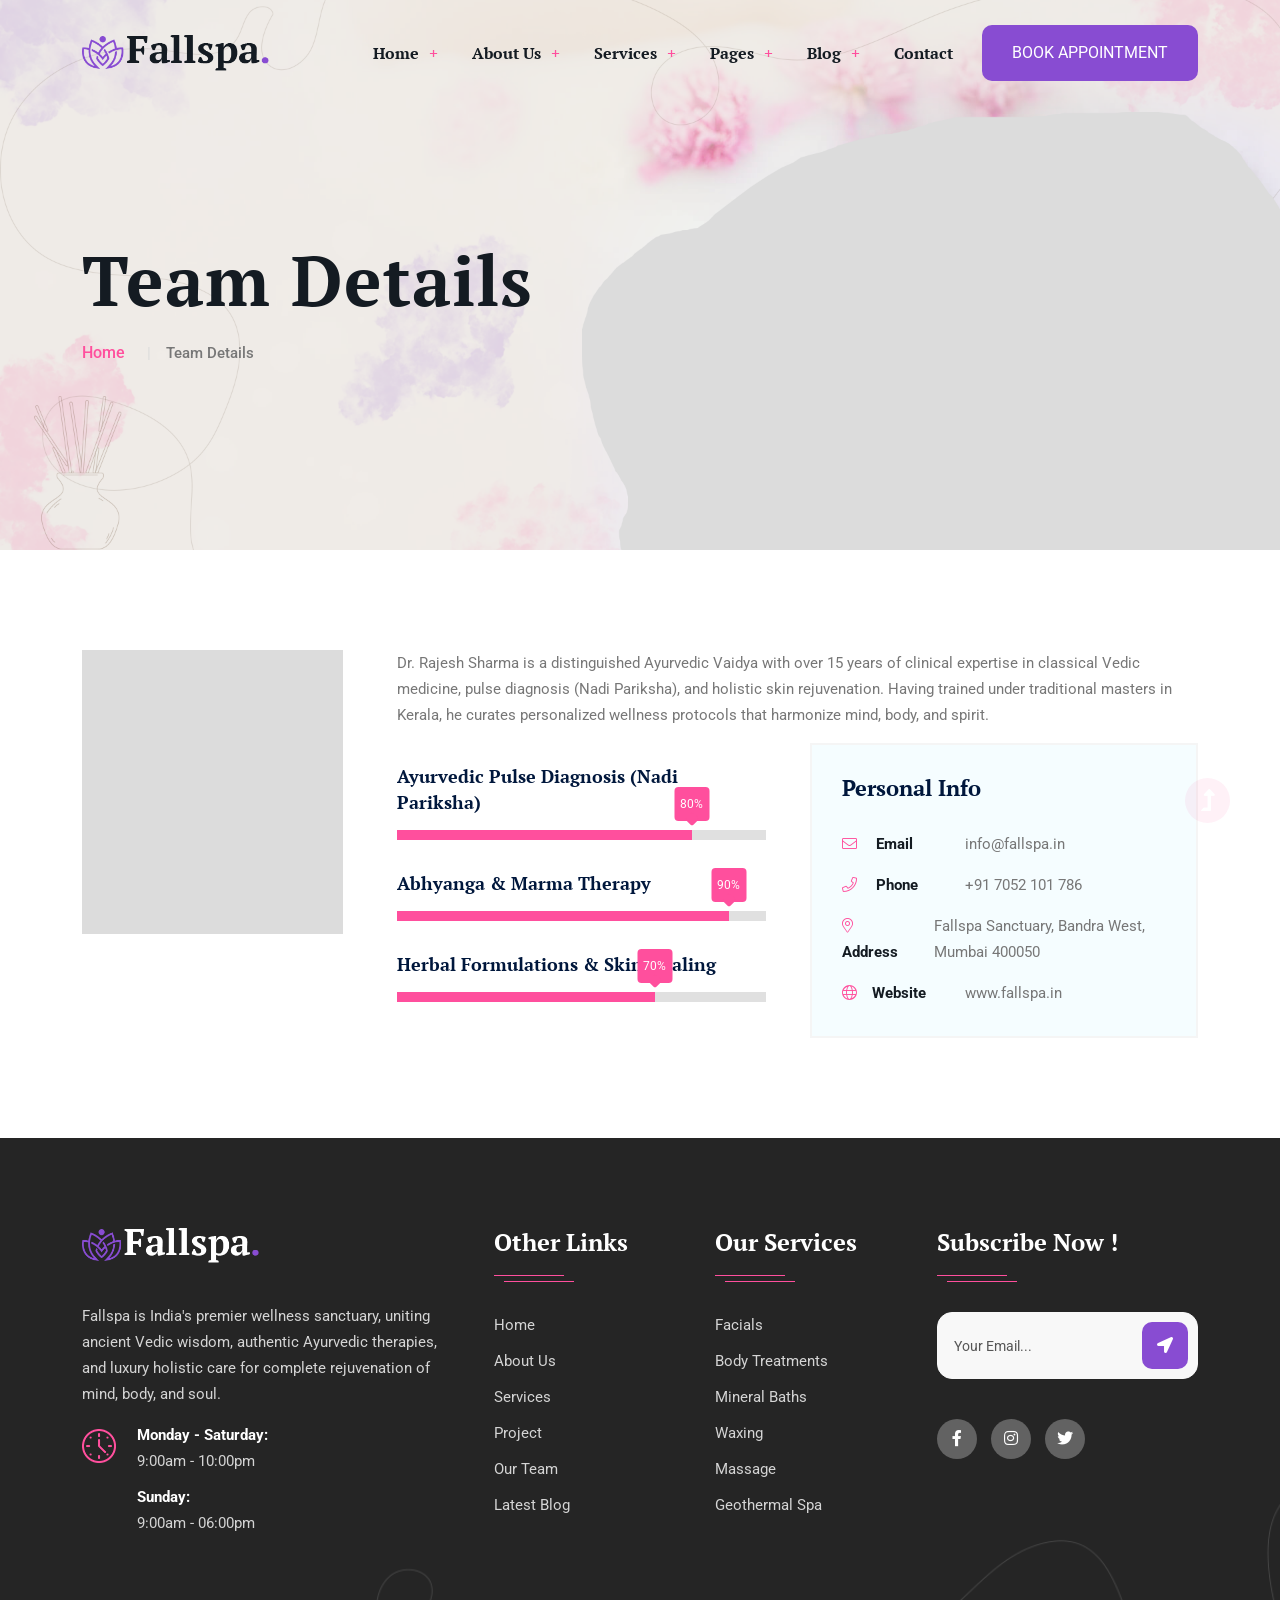
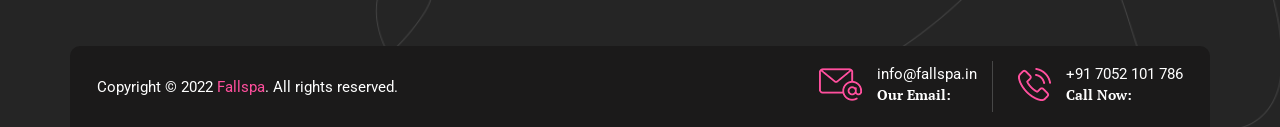
<file: team-single.html>
<!doctype html>
<html class="no-js" lang="zxx">

<head>
    <meta charset="utf-8">
    <meta http-equiv="x-ua-compatible" content="ie=edge">
    <title>Fallspa - Beauty & Spa Center HTML Template</title>
    <meta name="description" content="">
    <meta name="viewport" content="width=device-width, initial-scale=1">
    <link rel="shortcut icon" type="image/x-icon" href="img/favicon.ico">
    <!-- Place favicon.ico in the root directory -->

    <!-- CSS here -->
    <link rel="stylesheet" href="css/bootstrap.min.css">
    <link rel="stylesheet" href="css/animate.min.css">
    <link rel="stylesheet" href="css/magnific-popup.css">
    <link rel="stylesheet" href="fontawesome/css/all.min.css">

    <link rel="stylesheet" href="css/dripicons.css">
    <link rel="stylesheet" href="css/slick.css">
    <link rel="stylesheet" href="css/meanmenu.css">
    <link rel="stylesheet" href="css/default.css">
    <link rel="stylesheet" href="css/style.css">
    <link rel="stylesheet" href="css/responsive.css">
</head>

<body>
    <!-- header -->
    <header class="header-area header-three">
        <div id="header-sticky" class="menu-area">
            <div class="container">
                <div class="second-menu">
                    <div class="row align-items-center">
                        <div class="col-xl-2 col-lg-2">
                            <div class="logo">
                                <a href="index.html"><img src="img/logo/logo.png" alt="logo"></a>
                            </div>
                        </div>
                        <div class="col-xl-7 col-lg-7">

                            <div class="main-menu text-right text-xl-right">
                                <nav id="mobile-menu">
                                    <ul>
                                        <li class="has-sub">
                                            <a href="index.html">Home</a>
                                            <ul>
                                                <li><a href="index.html">Home Page 01</a></li>
                                                <li><a href="index-2.html">Home Page 02</a></li>
                                                <li><a href="index.html">Home Page 03</a></li>
                                            </ul>
                                        </li>
                                        <li><a href="about.html">About Us</a></li>

                                        <li class="has-sub">
                                            <a href="services.html">Services</a>
                                            <ul>
                                                <li><a href="single-service.html"> Facials</a></li>
                                                <li><a href="single-service.html">Body Treatments</a></li>
                                                <li><a href="single-service.html"> Mineral Baths</a></li>
                                                <li><a href="single-service.html">Waxing</a></li>
                                                <li><a href="single-service.html">Massage</a></li>
                                                <li><a href="single-service.html">Geothermal Spa</a></li>
                                                <li><a href="services.html">Services</a></li>
                                            </ul>
                                        </li>
                                        <li class="has-sub"><a href="#">Pages</a>
                                            <ul>
                                                <li><a href="projects.html">Gallery</a></li>

                                                <li><a href="pricing.html">Pricing</a></li>
                                                <li><a href="faq.html">Faq</a></li>
                                                <li><a href="team.html">Team</a></li>
                                                <li><a href="team-single.html">Team Details</a></li>
                                                <li><a href="shop.html">Shop</a></li>
                                                <li><a href="shop-details.html">Shop Details</a>
                                            </ul>
                                        </li>
                                        <li class="has-sub">
                                            <a href="blog.html">Blog</a>
                                            <ul>
                                                <li><a href="blog.html">Blog</a></li>
                                                <li><a href="blog-details.html">Blog Details</a></li>
                                            </ul>
                                        </li>


                                        <li><a href="contact.html">Contact</a></li>
                                    </ul>
                                </nav>
                            </div>
                        </div>
                        <div
                            class="col-xl-3 col-lg-3 text-right d-none d-lg-block mt-25 mb-25 text-right text-xl-right">
                            <div class="login">
                                <ul>
                                    <li>
                                        <div class="second-header-btn">
                                            <a href="contact.html" class="btn">Book Appointment</a>
                                        </div>
                                    </li>
                                </ul>

                            </div>

                        </div>

                        <div class="col-12">
                            <div class="mobile-menu"></div>
                        </div>
                    </div>
                </div>
            </div>
        </div>
    </header>
    <!-- header-end -->
    <!-- main-area -->
    <main>

        <!-- breadcrumb-area -->
        <section class="breadcrumb-area d-flex align-items-center" style="background-image:url(img/bg/bdrc-bg.png)">
            <div class="container">
                <div class="row align-items-center">
                    <div class="col-xl-12 col-lg-12">
                        <div class="breadcrumb-wrap text-left">
                            <div class="breadcrumb-title">
                                <h2>Team Details</h2>
                                <div class="breadcrumb-wrap">

                                    <nav aria-label="breadcrumb">
                                        <ol class="breadcrumb">
                                            <li class="breadcrumb-item"><a href="index.html">Home</a></li>
                                            <li class="breadcrumb-item active" aria-current="page">Team Details </li>
                                        </ol>
                                    </nav>
                                </div>
                            </div>
                        </div>
                    </div>

                </div>
            </div>
        </section>
        <!-- breadcrumb-area-end -->
        <!-- Project Detail -->
        <section class="team-area-content">
            <div class="container">

                <!-- Lower Content -->
                <div class="lower-content">
                    <div class="row">
                        <div class="col-lg-3 col-md-12 col-sm-12 text-center">
                            <div class="team-img-box">
                                <img src="img/team/team01.png" alt="img">
                            </div>

                        </div>

                        <div class="text-column col-lg-9 col-md-12 col-sm-12">
                            <div class="s-about-content pl-30 wow fadeInRight" data-animation="fadeInRight"
                                data-delay=".2s">
                                <p>Dr. Rajesh Sharma is a distinguished Ayurvedic Vaidya with over 15 years of clinical
                                    expertise in classical Vedic medicine, pulse diagnosis (Nadi Pariksha), and holistic
                                    skin rejuvenation. Having trained under traditional masters in Kerala, he curates
                                    personalized wellness protocols that harmonize mind, body, and spirit.</p>
                                <div class="row">
                                    <div class="col-lg-6">
                                        <div class="skills-content s-about-content mt-20">
                                            <div class="skills">
                                                <div class="skill mb-30">
                                                    <div class="skill-name">Ayurvedic Pulse Diagnosis (Nadi Pariksha)
                                                    </div>
                                                    <div class="skill-bar">
                                                        <div class="skill-per" id="80"></div>
                                                    </div>
                                                </div>
                                                <div class="skill mb-30">
                                                    <div class="skill-name">Abhyanga & Marma Therapy</div>
                                                    <div class="skill-bar">
                                                        <div class="skill-per" id="90"></div>
                                                    </div>
                                                </div>
                                                <div class="skill mb-30">
                                                    <div class="skill-name">Herbal Formulations & Skin Healing</div>
                                                    <div class="skill-bar">
                                                        <div class="skill-per" id="70"></div>
                                                    </div>
                                                </div>
                                            </div>
                                        </div>
                                    </div>
                                    <div class="col-lg-6">
                                        <div class="per-info">
                                            <h4>Personal Info</h4>
                                            <ul>
                                                <li>
                                                    <div class="icon"><i class="fal fa-envelope"></i>
                                                        <strong>Email</strong></div>
                                                    <div class="text">info@fallspa.in</div>
                                                </li>
                                                <li>
                                                    <div class="icon"><i class="fal fa-phone"></i>
                                                        <strong>Phone</strong></div>
                                                    <div class="text">+91 7052 101 786</div>
                                                </li>
                                                <li>
                                                    <div class="icon"><i
                                                            class="fal fa-map-marker-alt"></i><strong>Address</strong>
                                                    </div>
                                                    <div class="text">Fallspa Sanctuary, Bandra West, Mumbai 400050
                                                    </div>
                                                </li>
                                                <li>
                                                    <div class="icon"><i
                                                            class="fal fa-globe"></i><strong>Website</strong></div>
                                                    <div class="text">www.fallspa.in</div>
                                                </li>
                                            </ul>
                                        </div>

                                    </div>
                                </div>

                            </div>
                        </div>


                    </div>
                </div>

            </div>
        </section>
        <!--End Project Detail -->
    </main>
    <!-- main-area-end -->
    <!-- footer -->
    <footer class="footer-bg footer-p pt-90"
        style="background-color: #252525; background-image: url(img/bg/footer-bg.png);">
        <div class="footer-top">
            <div class="container">
                <div class="row justify-content-between">

                    <div class="col-xl-4 col-lg-4 col-sm-6">
                        <div class="footer-widget mb-30">
                            <div class="f-widget-title mb-40">
                                <img src="img/logo/f_logo.png" alt="logo">
                            </div>
                            <div class="footer-link">
                                <p>Fallspa is India's premier wellness sanctuary, uniting ancient Vedic wisdom,
                                    authentic Ayurvedic therapies, and luxury holistic care for complete rejuvenation of
                                    mind, body, and soul.</p>
                                <div class="f-contact">
                                    <ul>
                                        <li>
                                            <div class="contact-box">
                                                <div class="icon"><img src="img/icon/ft-icon01.png" alt="logo"></div>
                                                <div class="text">
                                                    <strong>Monday - Saturday:</strong>
                                                    <p>9:00am - 10:00pm</p>
                                                    <strong>Sunday:</strong>
                                                    <p>9:00am - 06:00pm</p>
                                                </div>
                                            </div>
                                        </li>
                                    </ul>

                                </div>


                            </div>
                        </div>
                    </div>

                    <div class="col-xl-2 col-lg-2 col-sm-6">
                        <div class="footer-widget mb-30">
                            <div class="f-widget-title">
                                <h2>Other Links</h2>
                            </div>
                            <div class="footer-link">
                                <ul>
                                    <li><a href="index.html"> Home</a></li>
                                    <li><a href="about.html">About Us</a></li>
                                    <li><a href="services.html">Services</a></li>
                                    <li><a href="projects.html"> Project</a></li>
                                    <li><a href="team.html">Our Team</a></li>
                                    <li><a href="blog.html">Latest Blog</a></li>
                                </ul>
                            </div>
                        </div>
                    </div>
                    <div class="col-xl-2 col-lg-2 col-sm-6">
                        <div class="footer-widget mb-30">
                            <div class="f-widget-title">
                                <h2>Our Services</h2>
                            </div>
                            <div class="footer-link">
                                <ul>
                                    <li><a href="#"> Facials</a></li>
                                    <li><a href="#">Body Treatments</a></li>
                                    <li><a href="#"> Mineral Baths</a></li>
                                    <li><a href="#">Waxing</a></li>
                                    <li><a href="#">Massage</a></li>
                                    <li><a href="#">Geothermal Spa</a></li>
                                </ul>
                            </div>
                        </div>
                    </div>
                    <div class="col-xl-3 col-lg-3 col-sm-6">
                        <div class="footer-widget mb-30">
                            <div class="f-widget-title">
                                <h2>Subscribe Now !</h2>
                            </div>
                            <div class="footer-link">
                                <div class="subricbe p-relative" data-animation="fadeInDown" data-delay=".4s">
                                    <form action="news-mail.php" method="post" class="contact-form ">
                                        <input type="text" id="email2" name="email2" class="header-input"
                                            placeholder="Your Email..." required>
                                        <button class="btn header-btn"><i class="fas fa-location-arrow"></i></button>
                                    </form>
                                </div>
                            </div>

                        </div>
                        <div class="footer-social mt-10">
                            <a href="#"><i class="fab fa-facebook-f"></i></a>
                            <a href="#"><i class="fab fa-instagram"></i></a>
                            <a href="#"><i class="fab fa-twitter"></i></a>
                        </div>
                    </div>

                </div>
                <div class="row align-items-center copyright-wrap">
                    <div class="col-lg-6">
                        <div class="copy-text">
                            Copyright &copy; 2022 <a href="#">Fallspa</a>. All rights reserved.
                        </div>
                    </div>
                    <div class="col-lg-6">
                        <div class="copay-contact">
                            <ul>
                                <li>
                                    <div class="c-contact">
                                        <div class="icon">
                                            <img src="img/icon/ft-icon02.png" alt="img">
                                        </div>
                                        <div class="text">
                                            <span>info@fallspa.in</span>
                                            <h3> Our Email:</h3>

                                        </div>

                                    </div>
                                </li>
                                <li>
                                    <div class="c-contact">
                                        <div class="icon">
                                            <img src="img/icon/ft-icon03.png" alt="img">
                                        </div>
                                        <div class="text">
                                            <span>+91 7052 101 786</span>
                                            <h3>Call Now:</h3>

                                        </div>

                                    </div>
                                </li>
                            </ul>
                        </div>
                    </div>
                </div>
            </div>
        </div>
    </footer>
    <!-- footer-end -->

    <!-- JS here -->
    <script src="js/vendor/modernizr-3.5.0.min.js"></script>
    <script src="js/vendor/jquery-3.6.0.min.js"></script>
    <script src="js/popper.min.js"></script>
    <script src="js/bootstrap.min.js"></script>
    <script src="js/slick.min.js"></script>
    <script src="js/ajax-form.js"></script>
    <script src="js/paroller.js"></script>
    <script src="js/wow.min.js"></script>
    <script src="js/js_isotope.pkgd.min.js"></script>
    <script src="js/imagesloaded.min.js"></script>
    <script src="js/parallax.min.js"></script>
    <script src="js/jquery.waypoints.min.js"></script>
    <script src="js/jquery.counterup.min.js"></script>
    <script src="js/jquery.scrollUp.min.js"></script>
    <script src="js/jquery.meanmenu.min.js"></script>
    <script src="js/parallax-scroll.js"></script>
    <script src="js/jquery.magnific-popup.min.js"></script>
    <script src="js/element-in-view.js"></script>
    <script src="js/main.js"></script>
</body>

</html>
</file>
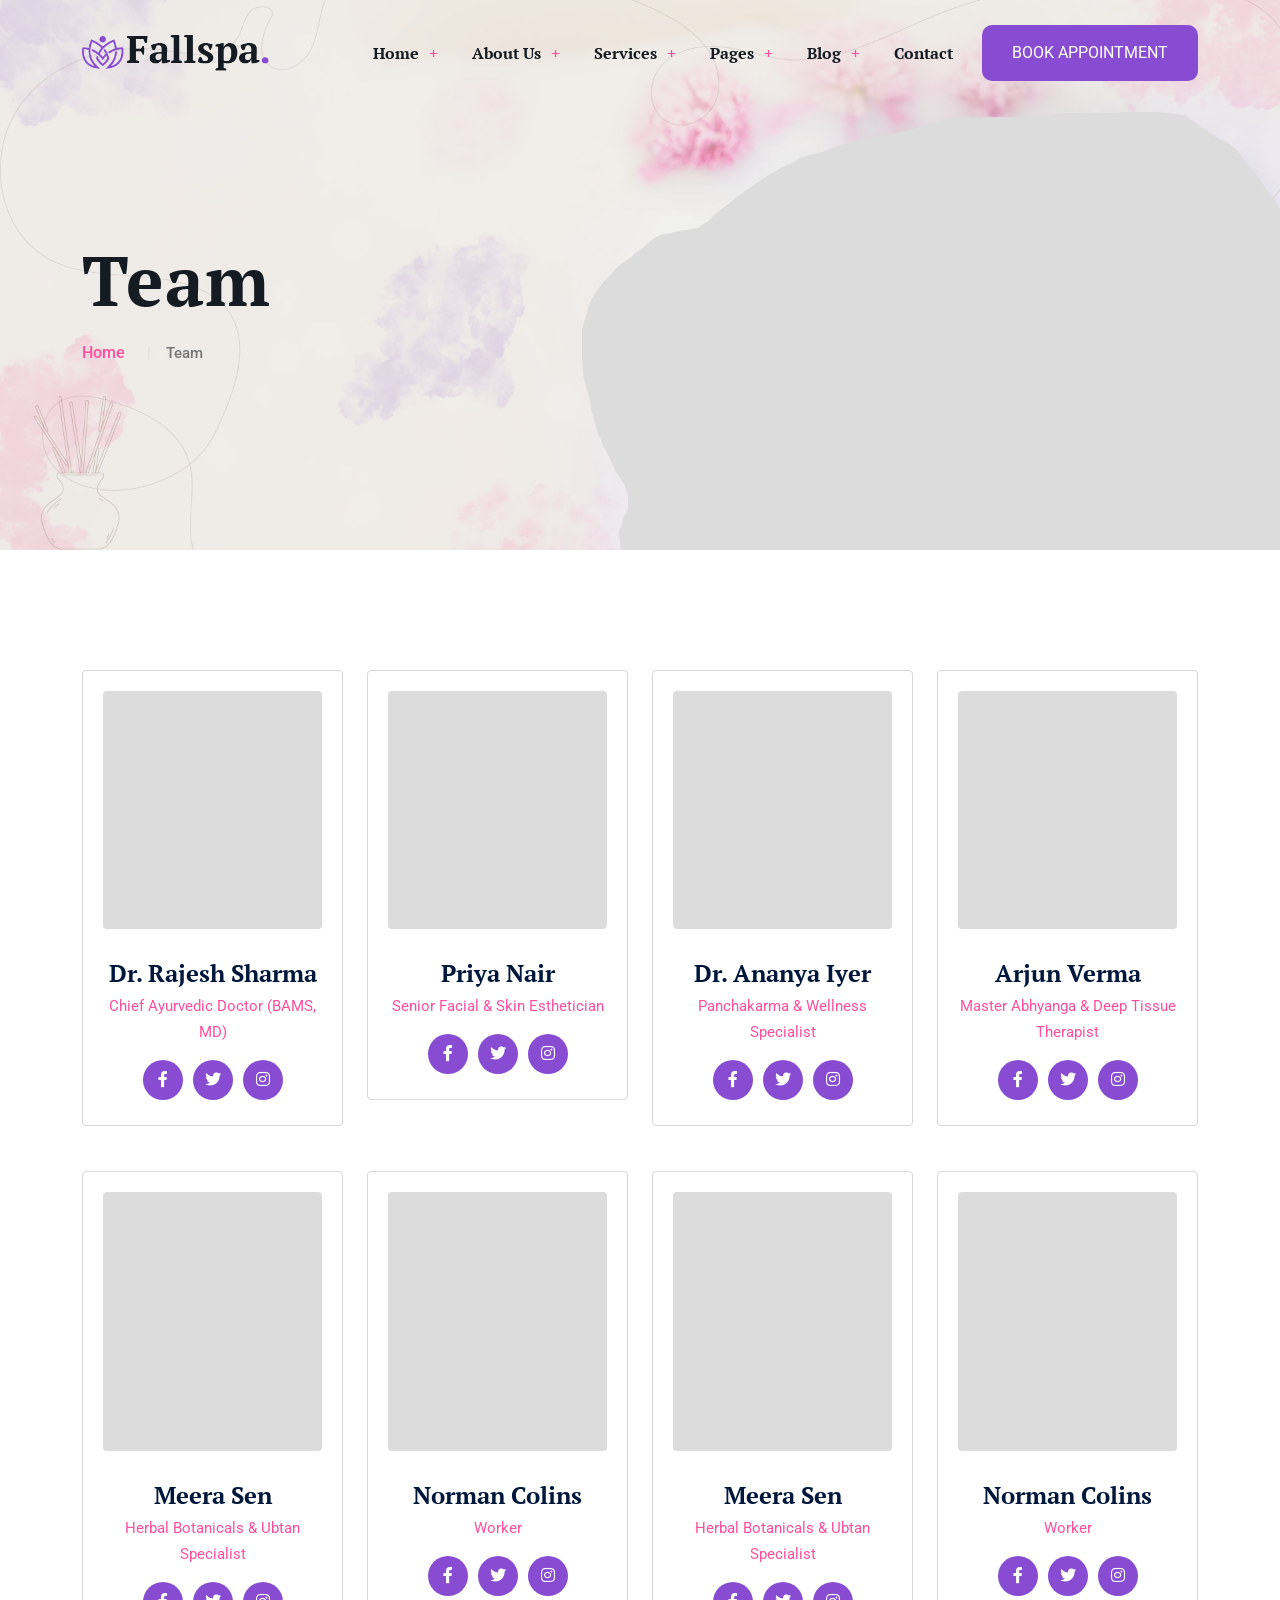
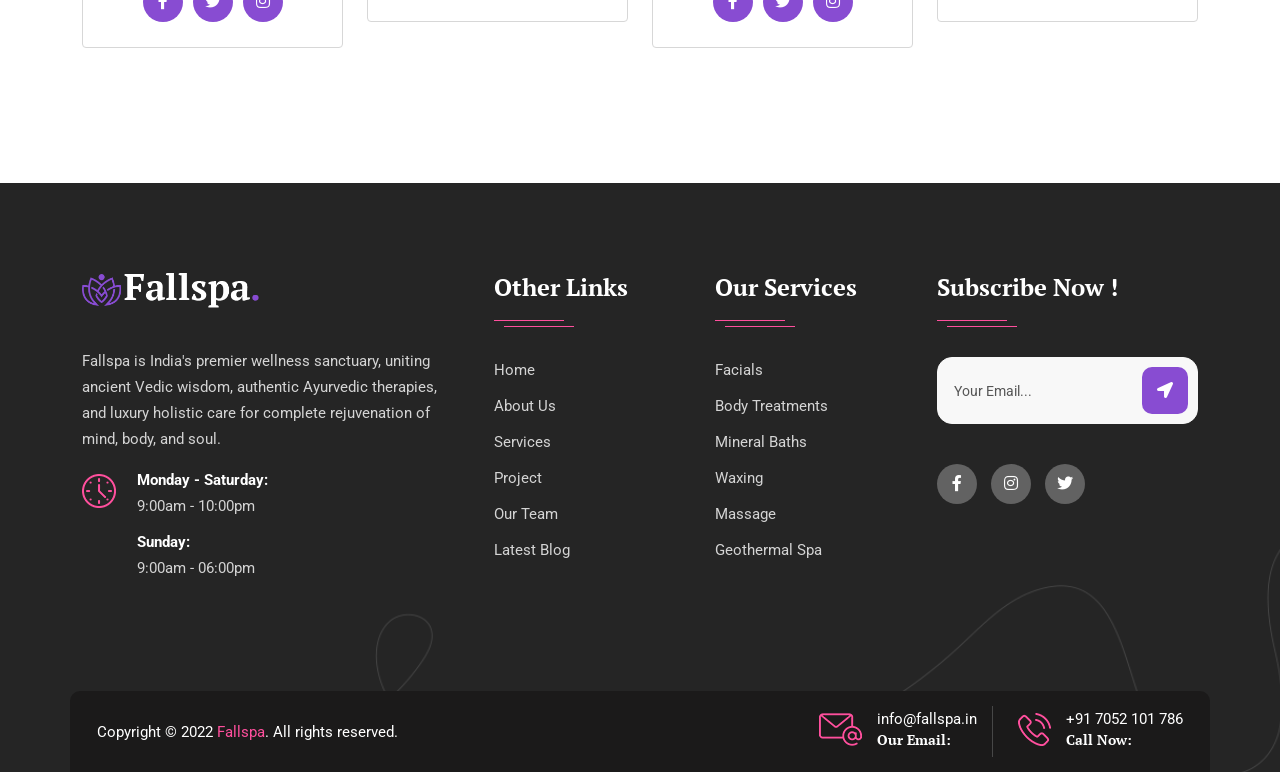
<file: team.html>
<!doctype html>
<html class="no-js" lang="zxx">

<head>
    <meta charset="utf-8">
    <meta http-equiv="x-ua-compatible" content="ie=edge">
    <title>Fallspa - Beauty & Spa Center HTML Template</title>
    <meta name="description" content="">
    <meta name="viewport" content="width=device-width, initial-scale=1">
    <link rel="shortcut icon" type="image/x-icon" href="img/favicon.ico">
    <!-- Place favicon.ico in the root directory -->

    <!-- CSS here -->
    <link rel="stylesheet" href="css/bootstrap.min.css">
    <link rel="stylesheet" href="css/animate.min.css">
    <link rel="stylesheet" href="css/magnific-popup.css">
    <link rel="stylesheet" href="fontawesome/css/all.min.css">

    <link rel="stylesheet" href="css/dripicons.css">
    <link rel="stylesheet" href="css/slick.css">
    <link rel="stylesheet" href="css/meanmenu.css">
    <link rel="stylesheet" href="css/default.css">
    <link rel="stylesheet" href="css/style.css">
    <link rel="stylesheet" href="css/responsive.css">
</head>

<body>
    <!-- header -->
    <header class="header-area header-three">
        <div id="header-sticky" class="menu-area">
            <div class="container">
                <div class="second-menu">
                    <div class="row align-items-center">
                        <div class="col-xl-2 col-lg-2">
                            <div class="logo">
                                <a href="index.html"><img src="img/logo/logo.png" alt="logo"></a>
                            </div>
                        </div>
                        <div class="col-xl-7 col-lg-7">

                            <div class="main-menu text-right text-xl-right">
                                <nav id="mobile-menu">
                                    <ul>
                                        <li class="has-sub">
                                            <a href="index.html">Home</a>
                                            <ul>
                                                <li><a href="index.html">Home Page 01</a></li>
                                                <li><a href="index-2.html">Home Page 02</a></li>
                                                <li><a href="index.html">Home Page 03</a></li>
                                            </ul>
                                        </li>
                                        <li><a href="about.html">About Us</a></li>

                                        <li class="has-sub">
                                            <a href="services.html">Services</a>
                                            <ul>
                                                <li><a href="single-service.html"> Facials</a></li>
                                                <li><a href="single-service.html">Body Treatments</a></li>
                                                <li><a href="single-service.html"> Mineral Baths</a></li>
                                                <li><a href="single-service.html">Waxing</a></li>
                                                <li><a href="single-service.html">Massage</a></li>
                                                <li><a href="single-service.html">Geothermal Spa</a></li>
                                                <li><a href="services.html">Services</a></li>
                                            </ul>
                                        </li>
                                        <li class="has-sub"><a href="#">Pages</a>
                                            <ul>
                                                <li><a href="projects.html">Gallery</a></li>

                                                <li><a href="pricing.html">Pricing</a></li>
                                                <li><a href="faq.html">Faq</a></li>
                                                <li><a href="team.html">Team</a></li>
                                                <li><a href="team-single.html">Team Details</a></li>
                                                <li><a href="shop.html">Shop</a></li>
                                                <li><a href="shop-details.html">Shop Details</a>
                                            </ul>
                                        </li>
                                        <li class="has-sub">
                                            <a href="blog.html">Blog</a>
                                            <ul>
                                                <li><a href="blog.html">Blog</a></li>
                                                <li><a href="blog-details.html">Blog Details</a></li>
                                            </ul>
                                        </li>


                                        <li><a href="contact.html">Contact</a></li>
                                    </ul>
                                </nav>
                            </div>
                        </div>
                        <div
                            class="col-xl-3 col-lg-3 text-right d-none d-lg-block mt-25 mb-25 text-right text-xl-right">
                            <div class="login">
                                <ul>
                                    <li>
                                        <div class="second-header-btn">
                                            <a href="contact.html" class="btn">Book Appointment</a>
                                        </div>
                                    </li>
                                </ul>

                            </div>

                        </div>

                        <div class="col-12">
                            <div class="mobile-menu"></div>
                        </div>
                    </div>
                </div>
            </div>
        </div>
    </header>
    <!-- header-end -->
    <!-- main-area -->
    <main>

        <!-- breadcrumb-area -->
        <section class="breadcrumb-area d-flex align-items-center" style="background-image:url(img/bg/bdrc-bg.png)">
            <div class="container">
                <div class="row align-items-center">
                    <div class="col-xl-12 col-lg-12">
                        <div class="breadcrumb-wrap text-left">
                            <div class="breadcrumb-title">
                                <h2>Team</h2>
                                <div class="breadcrumb-wrap">

                                    <nav aria-label="breadcrumb">
                                        <ol class="breadcrumb">
                                            <li class="breadcrumb-item"><a href="index.html">Home</a></li>
                                            <li class="breadcrumb-item active" aria-current="page">Team </li>
                                        </ol>
                                    </nav>
                                </div>
                            </div>
                        </div>
                    </div>

                </div>
            </div>
        </section>
        <!-- breadcrumb-area-end -->
        <!-- team-area -->
        <section class="team-area fix p-relative pt-120 pb-90">
            <div class="container">
                <div class="row">
                    <div class="col-xl-3">
                        <div class="single-team mb-45">
                            <div class="team-thumb">
                                <div class="brd">
                                    <img src="img/team/team01.png" alt="img">
                                </div>
                            </div>
                            <div class="team-info">
                                <h4><a href="team-single.html">Dr. Rajesh Sharma</a></h4>
                                <p>Chief Ayurvedic Doctor (BAMS, MD)</p>
                                <div class="team-social">
                                    <ul>
                                        <li><a href="#"><i class="fab fa-facebook-f"></i></a></li>
                                        <li> <a href="#"><i class="fab fa-twitter"></i></a></li>
                                        <li><a href="#"><i class="fab fa-instagram"></i></a></li>
                                    </ul>
                                </div>
                            </div>
                        </div>
                    </div>
                    <div class="col-xl-3">
                        <div class="single-team mb-45">
                            <div class="team-thumb">
                                <div class="brd">
                                    <img src="img/team/team02.png" alt="img">
                                </div>
                            </div>
                            <div class="team-info">
                                <h4><a href="team-single.html">Priya Nair</a></h4>
                                <p>Senior Facial & Skin Esthetician</p>
                                <div class="team-social">
                                    <ul>
                                        <li><a href="#"><i class="fab fa-facebook-f"></i></a></li>
                                        <li> <a href="#"><i class="fab fa-twitter"></i></a></li>
                                        <li><a href="#"><i class="fab fa-instagram"></i></a></li>
                                    </ul>
                                </div>
                            </div>
                        </div>
                    </div>
                    <div class="col-xl-3">
                        <div class="single-team mb-45">
                            <div class="team-thumb">
                                <div class="brd">
                                    <img src="img/team/team03.png" alt="img">
                                </div>
                            </div>
                            <div class="team-info">
                                <h4><a href="team-single.html">Dr. Ananya Iyer</a></h4>
                                <p>Panchakarma & Wellness Specialist</p>
                                <div class="team-social">
                                    <ul>
                                        <li><a href="#"><i class="fab fa-facebook-f"></i></a></li>
                                        <li> <a href="#"><i class="fab fa-twitter"></i></a></li>
                                        <li><a href="#"><i class="fab fa-instagram"></i></a></li>
                                    </ul>
                                </div>
                            </div>
                        </div>
                    </div>
                    <div class="col-xl-3">
                        <div class="single-team mb-45">
                            <div class="team-thumb">
                                <div class="brd">
                                    <img src="img/team/team04.png" alt="img">
                                </div>
                            </div>
                            <div class="team-info">
                                <h4><a href="team-single.html">Arjun Verma</a></h4>
                                <p>Master Abhyanga & Deep Tissue Therapist</p>
                                <div class="team-social">
                                    <ul>
                                        <li><a href="#"><i class="fab fa-facebook-f"></i></a></li>
                                        <li> <a href="#"><i class="fab fa-twitter"></i></a></li>
                                        <li><a href="#"><i class="fab fa-instagram"></i></a></li>
                                    </ul>
                                </div>
                            </div>
                        </div>
                    </div>
                    <div class="col-xl-3">
                        <div class="single-team mb-45">
                            <div class="team-thumb">
                                <div class="brd">
                                    <img src="img/team/team05.png" alt="img">
                                </div>
                            </div>
                            <div class="team-info">
                                <h4><a href="team-single.html">Meera Sen</a></h4>
                                <p>Herbal Botanicals & Ubtan Specialist</p>
                                <div class="team-social">
                                    <ul>
                                        <li><a href="#"><i class="fab fa-facebook-f"></i></a></li>
                                        <li> <a href="#"><i class="fab fa-twitter"></i></a></li>
                                        <li><a href="#"><i class="fab fa-instagram"></i></a></li>
                                    </ul>
                                </div>
                            </div>
                        </div>
                    </div>
                    <div class="col-xl-3">
                        <div class="single-team mb-45">
                            <div class="team-thumb">
                                <div class="brd">
                                    <img src="img/team/team06.png" alt="img">
                                </div>
                            </div>
                            <div class="team-info">
                                <h4><a href="team-single.html">Norman Colins</a></h4>
                                <p>Worker</p>
                                <div class="team-social">
                                    <ul>
                                        <li><a href="#"><i class="fab fa-facebook-f"></i></a></li>
                                        <li> <a href="#"><i class="fab fa-twitter"></i></a></li>
                                        <li><a href="#"><i class="fab fa-instagram"></i></a></li>
                                    </ul>
                                </div>
                            </div>
                        </div>
                    </div>
                    <div class="col-xl-3">
                        <div class="single-team mb-45">
                            <div class="team-thumb">
                                <div class="brd">
                                    <img src="img/team/team07.png" alt="img">
                                </div>
                            </div>
                            <div class="team-info">
                                <h4><a href="team-single.html">Meera Sen</a></h4>
                                <p>Herbal Botanicals & Ubtan Specialist</p>
                                <div class="team-social">
                                    <ul>
                                        <li><a href="#"><i class="fab fa-facebook-f"></i></a></li>
                                        <li> <a href="#"><i class="fab fa-twitter"></i></a></li>
                                        <li><a href="#"><i class="fab fa-instagram"></i></a></li>
                                    </ul>
                                </div>
                            </div>
                        </div>
                    </div>
                    <div class="col-xl-3">
                        <div class="single-team mb-45">
                            <div class="team-thumb">
                                <div class="brd">
                                    <img src="img/team/team08.png" alt="img">
                                </div>
                            </div>
                            <div class="team-info">
                                <h4><a href="team-single.html">Norman Colins</a></h4>
                                <p>Worker</p>
                                <div class="team-social">
                                    <ul>
                                        <li><a href="#"><i class="fab fa-facebook-f"></i></a></li>
                                        <li> <a href="#"><i class="fab fa-twitter"></i></a></li>
                                        <li><a href="#"><i class="fab fa-instagram"></i></a></li>
                                    </ul>
                                </div>
                            </div>
                        </div>
                    </div>
                </div>
            </div>
        </section>
        <!-- team-area-end -->
    </main>
    <!-- main-area-end -->
    <!-- footer -->
    <footer class="footer-bg footer-p pt-90"
        style="background-color: #252525; background-image: url(img/bg/footer-bg.png);">
        <div class="footer-top">
            <div class="container">
                <div class="row justify-content-between">

                    <div class="col-xl-4 col-lg-4 col-sm-6">
                        <div class="footer-widget mb-30">
                            <div class="f-widget-title mb-40">
                                <img src="img/logo/f_logo.png" alt="logo">
                            </div>
                            <div class="footer-link">
                                <p>Fallspa is India's premier wellness sanctuary, uniting ancient Vedic wisdom,
                                    authentic Ayurvedic therapies, and luxury holistic care for complete rejuvenation of
                                    mind, body, and soul.</p>
                                <div class="f-contact">
                                    <ul>
                                        <li>
                                            <div class="contact-box">
                                                <div class="icon"><img src="img/icon/ft-icon01.png" alt="logo"></div>
                                                <div class="text">
                                                    <strong>Monday - Saturday:</strong>
                                                    <p>9:00am - 10:00pm</p>
                                                    <strong>Sunday:</strong>
                                                    <p>9:00am - 06:00pm</p>
                                                </div>
                                            </div>
                                        </li>
                                    </ul>

                                </div>


                            </div>
                        </div>
                    </div>

                    <div class="col-xl-2 col-lg-2 col-sm-6">
                        <div class="footer-widget mb-30">
                            <div class="f-widget-title">
                                <h2>Other Links</h2>
                            </div>
                            <div class="footer-link">
                                <ul>
                                    <li><a href="index.html"> Home</a></li>
                                    <li><a href="about.html">About Us</a></li>
                                    <li><a href="services.html">Services</a></li>
                                    <li><a href="projects.html"> Project</a></li>
                                    <li><a href="team.html">Our Team</a></li>
                                    <li><a href="blog.html">Latest Blog</a></li>
                                </ul>
                            </div>
                        </div>
                    </div>
                    <div class="col-xl-2 col-lg-2 col-sm-6">
                        <div class="footer-widget mb-30">
                            <div class="f-widget-title">
                                <h2>Our Services</h2>
                            </div>
                            <div class="footer-link">
                                <ul>
                                    <li><a href="#"> Facials</a></li>
                                    <li><a href="#">Body Treatments</a></li>
                                    <li><a href="#"> Mineral Baths</a></li>
                                    <li><a href="#">Waxing</a></li>
                                    <li><a href="#">Massage</a></li>
                                    <li><a href="#">Geothermal Spa</a></li>
                                </ul>
                            </div>
                        </div>
                    </div>
                    <div class="col-xl-3 col-lg-3 col-sm-6">
                        <div class="footer-widget mb-30">
                            <div class="f-widget-title">
                                <h2>Subscribe Now !</h2>
                            </div>
                            <div class="footer-link">
                                <div class="subricbe p-relative" data-animation="fadeInDown" data-delay=".4s">
                                    <form action="news-mail.php" method="post" class="contact-form ">
                                        <input type="text" id="email2" name="email2" class="header-input"
                                            placeholder="Your Email..." required>
                                        <button class="btn header-btn"><i class="fas fa-location-arrow"></i></button>
                                    </form>
                                </div>
                            </div>

                        </div>
                        <div class="footer-social mt-10">
                            <a href="#"><i class="fab fa-facebook-f"></i></a>
                            <a href="#"><i class="fab fa-instagram"></i></a>
                            <a href="#"><i class="fab fa-twitter"></i></a>
                        </div>
                    </div>

                </div>
                <div class="row align-items-center copyright-wrap">
                    <div class="col-lg-6">
                        <div class="copy-text">
                            Copyright &copy; 2022 <a href="#">Fallspa</a>. All rights reserved.
                        </div>
                    </div>
                    <div class="col-lg-6">
                        <div class="copay-contact">
                            <ul>
                                <li>
                                    <div class="c-contact">
                                        <div class="icon">
                                            <img src="img/icon/ft-icon02.png" alt="img">
                                        </div>
                                        <div class="text">
                                            <span>info@fallspa.in</span>
                                            <h3> Our Email:</h3>

                                        </div>

                                    </div>
                                </li>
                                <li>
                                    <div class="c-contact">
                                        <div class="icon">
                                            <img src="img/icon/ft-icon03.png" alt="img">
                                        </div>
                                        <div class="text">
                                            <span>+91 7052 101 786</span>
                                            <h3>Call Now:</h3>

                                        </div>

                                    </div>
                                </li>
                            </ul>
                        </div>
                    </div>
                </div>
            </div>
        </div>
    </footer>
    <!-- footer-end -->

    <!-- JS here -->
    <script src="js/vendor/modernizr-3.5.0.min.js"></script>
    <script src="js/vendor/jquery-3.6.0.min.js"></script>
    <script src="js/popper.min.js"></script>
    <script src="js/bootstrap.min.js"></script>
    <script src="js/slick.min.js"></script>
    <script src="js/ajax-form.js"></script>
    <script src="js/paroller.js"></script>
    <script src="js/wow.min.js"></script>
    <script src="js/js_isotope.pkgd.min.js"></script>
    <script src="js/imagesloaded.min.js"></script>
    <script src="js/parallax.min.js"></script>
    <script src="js/jquery.waypoints.min.js"></script>
    <script src="js/jquery.counterup.min.js"></script>
    <script src="js/jquery.scrollUp.min.js"></script>
    <script src="js/jquery.meanmenu.min.js"></script>
    <script src="js/parallax-scroll.js"></script>
    <script src="js/jquery.magnific-popup.min.js"></script>
    <script src="js/element-in-view.js"></script>
    <script src="js/main.js"></script>
</body>

</html>
</file>
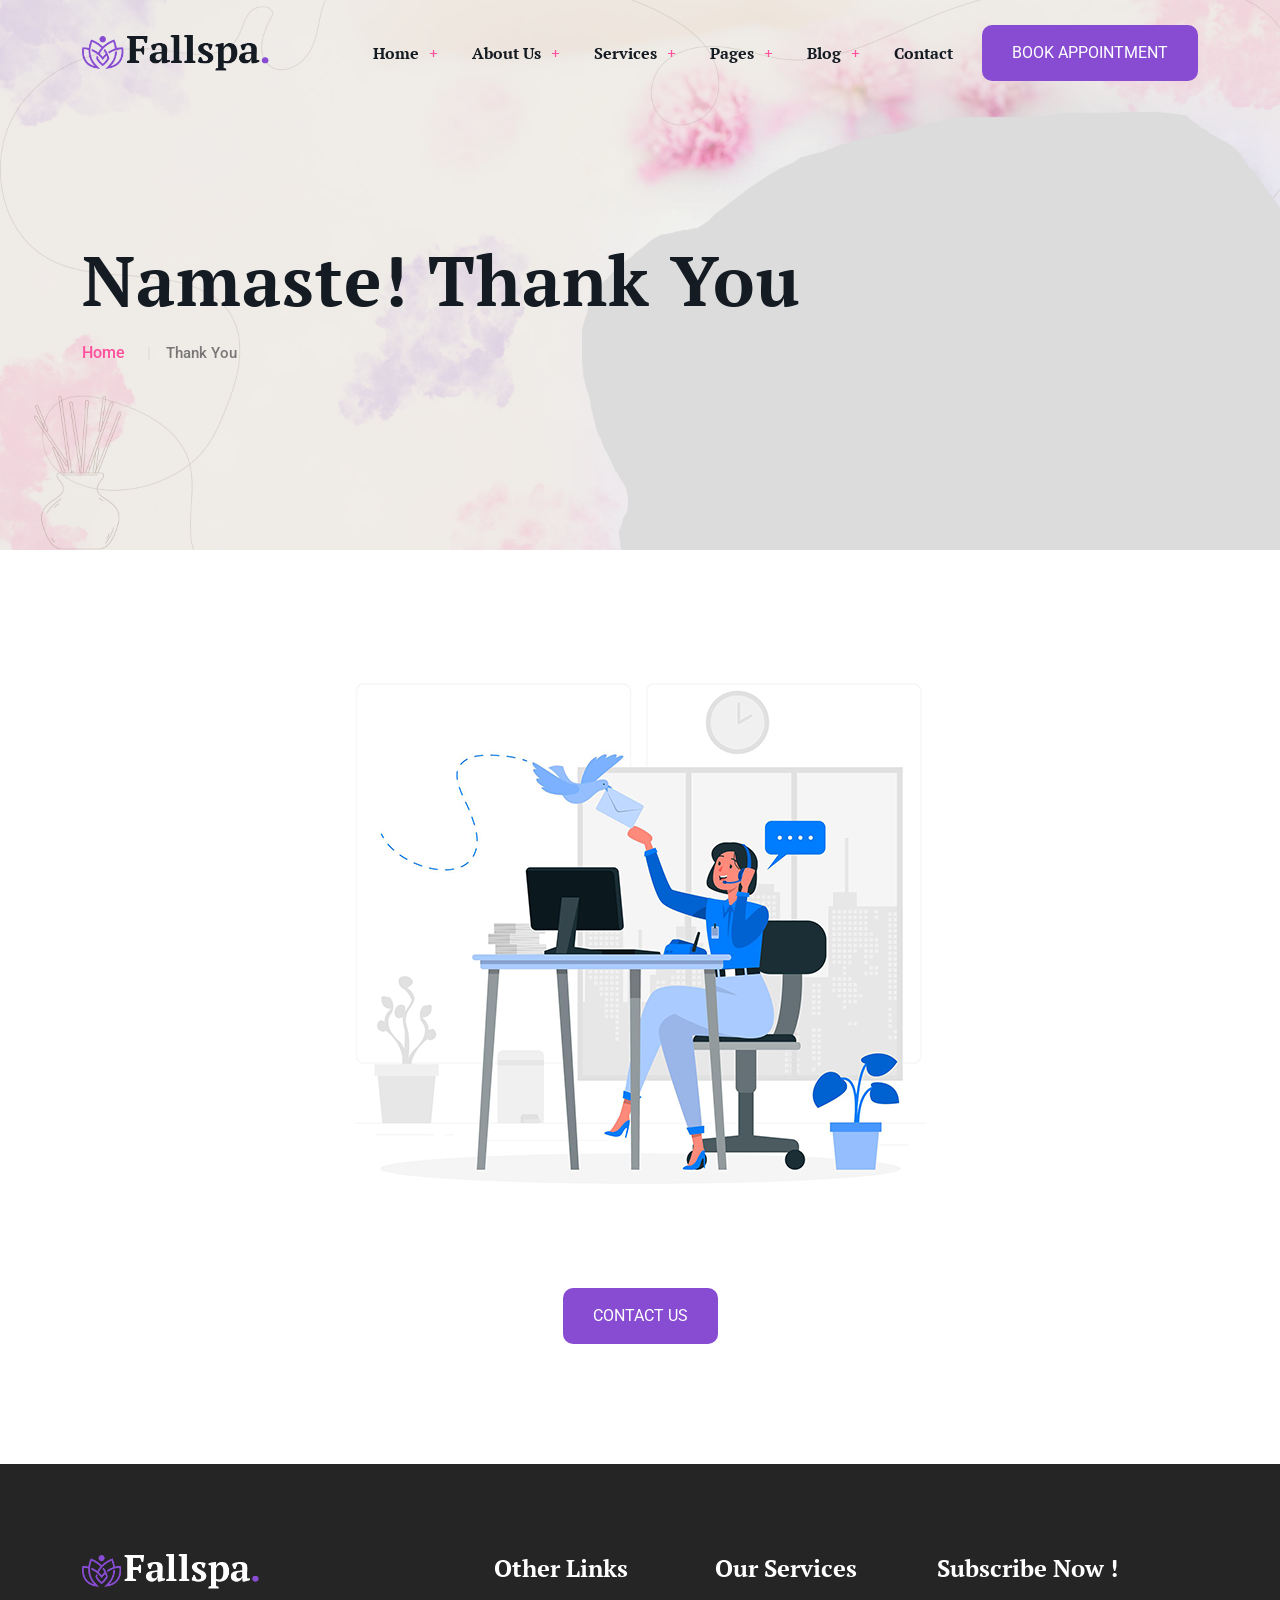
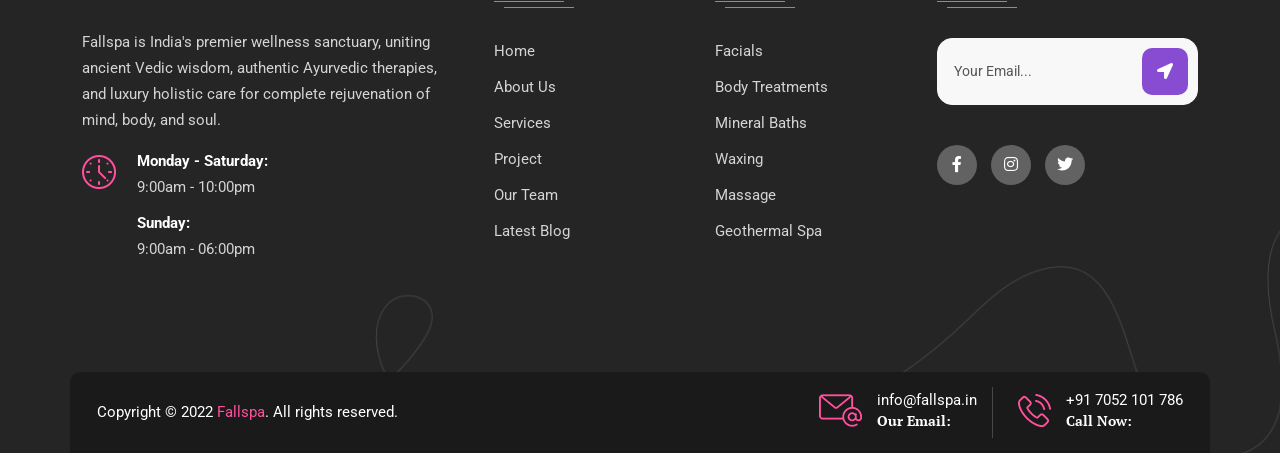
<file: thank-you.html>
<!doctype html>
<html class="no-js" lang="zxx">

<head>
    <meta charset="utf-8">
    <meta http-equiv="x-ua-compatible" content="ie=edge">
    <title>Fallspa - Beauty & Spa Center HTML Template</title>
    <meta name="description" content="">
    <meta name="viewport" content="width=device-width, initial-scale=1">
    <link rel="shortcut icon" type="image/x-icon" href="img/favicon.ico">
    <!-- Place favicon.ico in the root directory -->

    <!-- CSS here -->
    <link rel="stylesheet" href="css/bootstrap.min.css">
    <link rel="stylesheet" href="css/animate.min.css">
    <link rel="stylesheet" href="css/magnific-popup.css">
    <link rel="stylesheet" href="fontawesome/css/all.min.css">

    <link rel="stylesheet" href="css/dripicons.css">
    <link rel="stylesheet" href="css/slick.css">
    <link rel="stylesheet" href="css/meanmenu.css">
    <link rel="stylesheet" href="css/default.css">
    <link rel="stylesheet" href="css/style.css">
    <link rel="stylesheet" href="css/responsive.css">
</head>

<body>
    <!-- header -->
    <header class="header-area header-three">
        <div id="header-sticky" class="menu-area">
            <div class="container">
                <div class="second-menu">
                    <div class="row align-items-center">
                        <div class="col-xl-2 col-lg-2">
                            <div class="logo">
                                <a href="index.html"><img src="img/logo/logo.png" alt="logo"></a>
                            </div>
                        </div>
                        <div class="col-xl-7 col-lg-7">

                            <div class="main-menu text-right text-xl-right">
                                <nav id="mobile-menu">
                                    <ul>
                                        <li class="has-sub">
                                            <a href="index.html">Home</a>
                                            <ul>
                                                <li><a href="index.html">Home Page 01</a></li>
                                                <li><a href="index-2.html">Home Page 02</a></li>
                                                <li><a href="index.html">Home Page 03</a></li>
                                            </ul>
                                        </li>
                                        <li><a href="about.html">About Us</a></li>

                                        <li class="has-sub">
                                            <a href="services.html">Services</a>
                                            <ul>
                                                <li><a href="single-service.html"> Facials</a></li>
                                                <li><a href="single-service.html">Body Treatments</a></li>
                                                <li><a href="single-service.html"> Mineral Baths</a></li>
                                                <li><a href="single-service.html">Waxing</a></li>
                                                <li><a href="single-service.html">Massage</a></li>
                                                <li><a href="single-service.html">Geothermal Spa</a></li>
                                                <li><a href="services.html">Services</a></li>
                                            </ul>
                                        </li>
                                        <li class="has-sub"><a href="#">Pages</a>
                                            <ul>
                                                <li><a href="projects.html">Gallery</a></li>

                                                <li><a href="pricing.html">Pricing</a></li>
                                                <li><a href="faq.html">Faq</a></li>
                                                <li><a href="team.html">Team</a></li>
                                                <li><a href="team-single.html">Team Details</a></li>
                                                <li><a href="shop.html">Shop</a></li>
                                                <li><a href="shop-details.html">Shop Details</a>
                                            </ul>
                                        </li>
                                        <li class="has-sub">
                                            <a href="blog.html">Blog</a>
                                            <ul>
                                                <li><a href="blog.html">Blog</a></li>
                                                <li><a href="blog-details.html">Blog Details</a></li>
                                            </ul>
                                        </li>


                                        <li><a href="contact.html">Contact</a></li>
                                    </ul>
                                </nav>
                            </div>
                        </div>
                        <div
                            class="col-xl-3 col-lg-3 text-right d-none d-lg-block mt-25 mb-25 text-right text-xl-right">
                            <div class="login">
                                <ul>
                                    <li>
                                        <div class="second-header-btn">
                                            <a href="contact.html" class="btn">Book Appointment</a>
                                        </div>
                                    </li>
                                </ul>

                            </div>

                        </div>

                        <div class="col-12">
                            <div class="mobile-menu"></div>
                        </div>
                    </div>
                </div>
            </div>
        </div>
    </header>
    <!-- header-end -->
    <!-- main-area -->
    <main>

        <!-- search-popup -->
        <div class="modal fade bs-example-modal-lg search-bg popup1" tabindex="-1" role="dialog">
            <div class="modal-dialog modal-lg" role="document">
                <div class="modal-content search-popup">
                    <div class="text-center">
                        <a href="#" class="close2" data-dismiss="modal" aria-label="Close">× close</a>
                    </div>
                    <div class="row search-outer">
                        <div class="col-md-11"><input type="text" placeholder="Search for products..." /></div>
                        <div class="col-md-1 text-right"><a href="#"><i class="fa fa-search" aria-hidden="true"></i></a>
                        </div>
                    </div>
                </div>
            </div>
        </div>
        <!-- /search-popup -->
        <!-- breadcrumb-area -->
        <section class="breadcrumb-area d-flex align-items-center" style="background-image:url(img/bg/bdrc-bg.png)">
            <div class="container">
                <div class="row align-items-center">
                    <div class="col-xl-12 col-lg-12">
                        <div class="breadcrumb-wrap text-left">
                            <div class="breadcrumb-title">
                                <h2>Namaste! Thank You</h2>
                                <div class="breadcrumb-wrap">

                                    <nav aria-label="breadcrumb">
                                        <ol class="breadcrumb">
                                            <li class="breadcrumb-item"><a href="index.html">Home</a></li>
                                            <li class="breadcrumb-item active" aria-current="page">Thank You</li>
                                        </ol>
                                    </nav>
                                </div>
                            </div>
                        </div>
                    </div>

                </div>
            </div>
        </section>
        <!-- breadcrumb-area-end -->

        <!-- contact-area -->
        <section id="contact" class="contact-area after-none contact-bg pt-60 pb-120 p-relative fix">
            <div class="container">

                <div class="row">

                    <div class="col-lg-12 text-center">
                        <p><img src="img/bg/contact-img.png" alt="map"></p>
                        <div class="slider-btn">
                            <a href="contact.html" class="btn ss-btn" data-animation="fadeInRight"
                                data-delay=".8s">Contact Us</a>
                        </div>
                    </div>

                </div>

            </div>

        </section>
        <!-- contact-area-end -->
    </main>
    <!-- main-area-end -->
    <!-- footer -->
    <footer class="footer-bg footer-p pt-90"
        style="background-color: #252525; background-image: url(img/bg/footer-bg.png);">
        <div class="footer-top">
            <div class="container">
                <div class="row justify-content-between">

                    <div class="col-xl-4 col-lg-4 col-sm-6">
                        <div class="footer-widget mb-30">
                            <div class="f-widget-title mb-40">
                                <img src="img/logo/f_logo.png" alt="logo">
                            </div>
                            <div class="footer-link">
                                <p>Fallspa is India's premier wellness sanctuary, uniting ancient Vedic wisdom,
                                    authentic Ayurvedic therapies, and luxury holistic care for complete rejuvenation of
                                    mind, body, and soul.</p>
                                <div class="f-contact">
                                    <ul>
                                        <li>
                                            <div class="contact-box">
                                                <div class="icon"><img src="img/icon/ft-icon01.png" alt="logo"></div>
                                                <div class="text">
                                                    <strong>Monday - Saturday:</strong>
                                                    <p>9:00am - 10:00pm</p>
                                                    <strong>Sunday:</strong>
                                                    <p>9:00am - 06:00pm</p>
                                                </div>
                                            </div>
                                        </li>
                                    </ul>

                                </div>


                            </div>
                        </div>
                    </div>

                    <div class="col-xl-2 col-lg-2 col-sm-6">
                        <div class="footer-widget mb-30">
                            <div class="f-widget-title">
                                <h2>Other Links</h2>
                            </div>
                            <div class="footer-link">
                                <ul>
                                    <li><a href="index.html"> Home</a></li>
                                    <li><a href="about.html">About Us</a></li>
                                    <li><a href="services.html">Services</a></li>
                                    <li><a href="projects.html"> Project</a></li>
                                    <li><a href="team.html">Our Team</a></li>
                                    <li><a href="blog.html">Latest Blog</a></li>
                                </ul>
                            </div>
                        </div>
                    </div>
                    <div class="col-xl-2 col-lg-2 col-sm-6">
                        <div class="footer-widget mb-30">
                            <div class="f-widget-title">
                                <h2>Our Services</h2>
                            </div>
                            <div class="footer-link">
                                <ul>
                                    <li><a href="#"> Facials</a></li>
                                    <li><a href="#">Body Treatments</a></li>
                                    <li><a href="#"> Mineral Baths</a></li>
                                    <li><a href="#">Waxing</a></li>
                                    <li><a href="#">Massage</a></li>
                                    <li><a href="#">Geothermal Spa</a></li>
                                </ul>
                            </div>
                        </div>
                    </div>
                    <div class="col-xl-3 col-lg-3 col-sm-6">
                        <div class="footer-widget mb-30">
                            <div class="f-widget-title">
                                <h2>Subscribe Now !</h2>
                            </div>
                            <div class="footer-link">
                                <div class="subricbe p-relative" data-animation="fadeInDown" data-delay=".4s">
                                    <form action="news-mail.php" method="post" class="contact-form ">
                                        <input type="text" id="email2" name="email2" class="header-input"
                                            placeholder="Your Email..." required>
                                        <button class="btn header-btn"><i class="fas fa-location-arrow"></i></button>
                                    </form>
                                </div>
                            </div>

                        </div>
                        <div class="footer-social mt-10">
                            <a href="#"><i class="fab fa-facebook-f"></i></a>
                            <a href="#"><i class="fab fa-instagram"></i></a>
                            <a href="#"><i class="fab fa-twitter"></i></a>
                        </div>
                    </div>

                </div>
                <div class="row align-items-center copyright-wrap">
                    <div class="col-lg-6">
                        <div class="copy-text">
                            Copyright &copy; 2022 <a href="#">Fallspa</a>. All rights reserved.
                        </div>
                    </div>
                    <div class="col-lg-6">
                        <div class="copay-contact">
                            <ul>
                                <li>
                                    <div class="c-contact">
                                        <div class="icon">
                                            <img src="img/icon/ft-icon02.png" alt="img">
                                        </div>
                                        <div class="text">
                                            <span>info@fallspa.in</span>
                                            <h3> Our Email:</h3>

                                        </div>

                                    </div>
                                </li>
                                <li>
                                    <div class="c-contact">
                                        <div class="icon">
                                            <img src="img/icon/ft-icon03.png" alt="img">
                                        </div>
                                        <div class="text">
                                            <span>+91 7052 101 786</span>
                                            <h3>Call Now:</h3>

                                        </div>

                                    </div>
                                </li>
                            </ul>
                        </div>
                    </div>
                </div>
            </div>
        </div>
    </footer>
    <!-- footer-end -->

    <!-- JS here -->
    <script src="js/vendor/modernizr-3.5.0.min.js"></script>
    <script src="js/vendor/jquery-3.6.0.min.js"></script>
    <script src="js/popper.min.js"></script>
    <script src="js/bootstrap.min.js"></script>
    <script src="js/slick.min.js"></script>
    <script src="js/ajax-form.js"></script>
    <script src="js/paroller.js"></script>
    <script src="js/wow.min.js"></script>
    <script src="js/js_isotope.pkgd.min.js"></script>
    <script src="js/imagesloaded.min.js"></script>
    <script src="js/parallax.min.js"></script>
    <script src="js/jquery.waypoints.min.js"></script>
    <script src="js/jquery.counterup.min.js"></script>
    <script src="js/jquery.scrollUp.min.js"></script>
    <script src="js/jquery.meanmenu.min.js"></script>
    <script src="js/parallax-scroll.js"></script>
    <script src="js/jquery.magnific-popup.min.js"></script>
    <script src="js/element-in-view.js"></script>
    <script src="js/main.js"></script>
</body>

</html>
</file>
<file: css/dripicons.css>
@charset "UTF-8";

@font-face {
  font-family: "dripicons-v2";
  src:url("../fonts/dripicons-v2.eot");
  src:url("../fonts/dripicons-v2.eot?#iefix") format("embedded-opentype"),
    url("../fonts/dripicons-v2.woff") format("woff"),
    url("../fonts/dripicons-v2.ttf") format("truetype"),
    url("../fonts/dripicons-v2.svg#dripicons-v2") format("svg");
  font-weight: normal;
  font-style: normal;

}

[data-icon]:before {
  font-family: "dripicons-v2" !important;
  content: attr(data-icon);
  font-style: normal !important;
  font-weight: normal !important;
  font-variant: normal !important;
  text-transform: none !important;
  speak: none;
  line-height: 1;
  -webkit-font-smoothing: antialiased;
  -moz-osx-font-smoothing: grayscale;
}

[class^="dripicons-"]:before,
[class*=" dripicons-"]:before {
  font-family: "dripicons-v2" !important;
  font-style: normal !important;
  font-weight: normal !important;
  font-variant: normal !important;
  text-transform: none !important;
  speak: none;
  line-height: 1;
  -webkit-font-smoothing: antialiased;
  -moz-osx-font-smoothing: grayscale;
}

.dripicons-alarm:before {
  content: "\61";
}
.dripicons-align-center:before {
  content: "\62";
}
.dripicons-align-justify:before {
  content: "\63";
}
.dripicons-align-left:before {
  content: "\64";
}
.dripicons-align-right:before {
  content: "\65";
}
.dripicons-anchor:before {
  content: "\66";
}
.dripicons-archive:before {
  content: "\67";
}
.dripicons-arrow-down:before {
  content: "\68";
}
.dripicons-arrow-left:before {
  content: "\69";
}
.dripicons-arrow-right:before {
  content: "\6a";
}
.dripicons-arrow-thin-down:before {
  content: "\6b";
}
.dripicons-arrow-thin-left:before {
  content: "\6c";
}
.dripicons-arrow-thin-right:before {
  content: "\6d";
}
.dripicons-arrow-thin-up:before {
  content: "\6e";
}
.dripicons-arrow-up:before {
  content: "\6f";
}
.dripicons-article:before {
  content: "\70";
}
.dripicons-backspace:before {
  content: "\71";
}
.dripicons-basket:before {
  content: "\72";
}
.dripicons-basketball:before {
  content: "\73";
}
.dripicons-battery-empty:before {
  content: "\74";
}
.dripicons-battery-full:before {
  content: "\75";
}
.dripicons-battery-low:before {
  content: "\76";
}
.dripicons-battery-medium:before {
  content: "\77";
}
.dripicons-bell:before {
  content: "\78";
}
.dripicons-blog:before {
  content: "\79";
}
.dripicons-bluetooth:before {
  content: "\7a";
}
.dripicons-bold:before {
  content: "\41";
}
.dripicons-bookmark:before {
  content: "\42";
}
.dripicons-bookmarks:before {
  content: "\43";
}
.dripicons-box:before {
  content: "\44";
}
.dripicons-briefcase:before {
  content: "\45";
}
.dripicons-brightness-low:before {
  content: "\46";
}
.dripicons-brightness-max:before {
  content: "\47";
}
.dripicons-brightness-medium:before {
  content: "\48";
}
.dripicons-broadcast:before {
  content: "\49";
}
.dripicons-browser:before {
  content: "\4a";
}
.dripicons-browser-upload:before {
  content: "\4b";
}
.dripicons-brush:before {
  content: "\4c";
}
.dripicons-calendar:before {
  content: "\4d";
}
.dripicons-camcorder:before {
  content: "\4e";
}
.dripicons-camera:before {
  content: "\4f";
}
.dripicons-card:before {
  content: "\50";
}
.dripicons-cart:before {
  content: "\51";
}
.dripicons-checklist:before {
  content: "\52";
}
.dripicons-checkmark:before {
  content: "\53";
}
.dripicons-chevron-down:before {
  content: "\54";
}
.dripicons-chevron-left:before {
  content: "\55";
}
.dripicons-chevron-right:before {
  content: "\56";
}
.dripicons-chevron-up:before {
  content: "\57";
}
.dripicons-clipboard:before {
  content: "\58";
}
.dripicons-clock:before {
  content: "\59";
}
.dripicons-clockwise:before {
  content: "\5a";
}
.dripicons-cloud:before {
  content: "\30";
}
.dripicons-cloud-download:before {
  content: "\31";
}
.dripicons-cloud-upload:before {
  content: "\32";
}
.dripicons-code:before {
  content: "\33";
}
.dripicons-contract:before {
  content: "\34";
}
.dripicons-contract-2:before {
  content: "\35";
}
.dripicons-conversation:before {
  content: "\36";
}
.dripicons-copy:before {
  content: "\37";
}
.dripicons-crop:before {
  content: "\38";
}
.dripicons-cross:before {
  content: "\39";
}
.dripicons-crosshair:before {
  content: "\21";
}
.dripicons-cutlery:before {
  content: "\22";
}
.dripicons-device-desktop:before {
  content: "\23";
}
.dripicons-device-mobile:before {
  content: "\24";
}
.dripicons-device-tablet:before {
  content: "\25";
}
.dripicons-direction:before {
  content: "\26";
}
.dripicons-disc:before {
  content: "\27";
}
.dripicons-document:before {
  content: "\28";
}
.dripicons-document-delete:before {
  content: "\29";
}
.dripicons-document-edit:before {
  content: "\2a";
}
.dripicons-document-new:before {
  content: "\2b";
}
.dripicons-document-remove:before {
  content: "\2c";
}
.dripicons-dot:before {
  content: "\2d";
}
.dripicons-dots-2:before {
  content: "\2e";
}
.dripicons-dots-3:before {
  content: "\2f";
}
.dripicons-download:before {
  content: "\3a";
}
.dripicons-duplicate:before {
  content: "\3b";
}
.dripicons-enter:before {
  content: "\3c";
}
.dripicons-exit:before {
  content: "\3d";
}
.dripicons-expand:before {
  content: "\3e";
}
.dripicons-expand-2:before {
  content: "\3f";
}
.dripicons-experiment:before {
  content: "\40";
}
.dripicons-export:before {
  content: "\5b";
}
.dripicons-feed:before {
  content: "\5d";
}
.dripicons-flag:before {
  content: "\5e";
}
.dripicons-flashlight:before {
  content: "\5f";
}
.dripicons-folder:before {
  content: "\60";
}
.dripicons-folder-open:before {
  content: "\7b";
}
.dripicons-forward:before {
  content: "\7c";
}
.dripicons-gaming:before {
  content: "\7d";
}
.dripicons-gear:before {
  content: "\7e";
}
.dripicons-graduation:before {
  content: "\5c";
}
.dripicons-graph-bar:before {
  content: "\e000";
}
.dripicons-graph-line:before {
  content: "\e001";
}
.dripicons-graph-pie:before {
  content: "\e002";
}
.dripicons-headset:before {
  content: "\e003";
}
.dripicons-heart:before {
  content: "\e004";
}
.dripicons-help:before {
  content: "\e005";
}
.dripicons-home:before {
  content: "\e006";
}
.dripicons-hourglass:before {
  content: "\e007";
}
.dripicons-inbox:before {
  content: "\e008";
}
.dripicons-information:before {
  content: "\e009";
}
.dripicons-italic:before {
  content: "\e00a";
}
.dripicons-jewel:before {
  content: "\e00b";
}
.dripicons-lifting:before {
  content: "\e00c";
}
.dripicons-lightbulb:before {
  content: "\e00d";
}
.dripicons-link:before {
  content: "\e00e";
}
.dripicons-link-broken:before {
  content: "\e00f";
}
.dripicons-list:before {
  content: "\e010";
}
.dripicons-loading:before {
  content: "\e011";
}
.dripicons-location:before {
  content: "\e012";
}
.dripicons-lock:before {
  content: "\e013";
}
.dripicons-lock-open:before {
  content: "\e014";
}
.dripicons-mail:before {
  content: "\e015";
}
.dripicons-map:before {
  content: "\e016";
}
.dripicons-media-loop:before {
  content: "\e017";
}
.dripicons-media-next:before {
  content: "\e018";
}
.dripicons-media-pause:before {
  content: "\e019";
}
.dripicons-media-play:before {
  content: "\e01a";
}
.dripicons-media-previous:before {
  content: "\e01b";
}
.dripicons-media-record:before {
  content: "\e01c";
}
.dripicons-media-shuffle:before {
  content: "\e01d";
}
.dripicons-media-stop:before {
  content: "\e01e";
}
.dripicons-medical:before {
  content: "\e01f";
}
.dripicons-menu:before {
  content: "\e020";
}
.dripicons-message:before {
  content: "\e021";
}
.dripicons-meter:before {
  content: "\e022";
}
.dripicons-microphone:before {
  content: "\e023";
}
.dripicons-minus:before {
  content: "\e024";
}
.dripicons-monitor:before {
  content: "\e025";
}
.dripicons-move:before {
  content: "\e026";
}
.dripicons-music:before {
  content: "\e027";
}
.dripicons-network-1:before {
  content: "\e028";
}
.dripicons-network-2:before {
  content: "\e029";
}
.dripicons-network-3:before {
  content: "\e02a";
}
.dripicons-network-4:before {
  content: "\e02b";
}
.dripicons-network-5:before {
  content: "\e02c";
}
.dripicons-pamphlet:before {
  content: "\e02d";
}
.dripicons-paperclip:before {
  content: "\e02e";
}
.dripicons-pencil:before {
  content: "\e02f";
}
.dripicons-phone:before {
  content: "\e030";
}
.dripicons-photo:before {
  content: "\e031";
}
.dripicons-photo-group:before {
  content: "\e032";
}
.dripicons-pill:before {
  content: "\e033";
}
.dripicons-pin:before {
  content: "\e034";
}
.dripicons-plus:before {
  content: "\e035";
}
.dripicons-power:before {
  content: "\e036";
}
.dripicons-preview:before {
  content: "\e037";
}
.dripicons-print:before {
  content: "\e038";
}
.dripicons-pulse:before {
  content: "\e039";
}
.dripicons-question:before {
  content: "\e03a";
}
.dripicons-reply:before {
  content: "\e03b";
}
.dripicons-reply-all:before {
  content: "\e03c";
}
.dripicons-return:before {
  content: "\e03d";
}
.dripicons-retweet:before {
  content: "\e03e";
}
.dripicons-rocket:before {
  content: "\e03f";
}
.dripicons-scale:before {
  content: "\e040";
}
.dripicons-search:before {
  content: "\e041";
}
.dripicons-shopping-bag:before {
  content: "\e042";
}
.dripicons-skip:before {
  content: "\e043";
}
.dripicons-stack:before {
  content: "\e044";
}
.dripicons-star:before {
  content: "\e045";
}
.dripicons-stopwatch:before {
  content: "\e046";
}
.dripicons-store:before {
  content: "\e047";
}
.dripicons-suitcase:before {
  content: "\e048";
}
.dripicons-swap:before {
  content: "\e049";
}
.dripicons-tag:before {
  content: "\e04a";
}
.dripicons-tag-delete:before {
  content: "\e04b";
}
.dripicons-tags:before {
  content: "\e04c";
}
.dripicons-thumbs-down:before {
  content: "\e04d";
}
.dripicons-thumbs-up:before {
  content: "\e04e";
}
.dripicons-ticket:before {
  content: "\e04f";
}
.dripicons-time-reverse:before {
  content: "\e050";
}
.dripicons-to-do:before {
  content: "\e051";
}
.dripicons-toggles:before {
  content: "\e052";
}
.dripicons-trash:before {
  content: "\e053";
}
.dripicons-trophy:before {
  content: "\e054";
}
.dripicons-upload:before {
  content: "\e055";
}
.dripicons-user:before {
  content: "\e056";
}
.dripicons-user-group:before {
  content: "\e057";
}
.dripicons-user-id:before {
  content: "\e058";
}
.dripicons-vibrate:before {
  content: "\e059";
}
.dripicons-view-apps:before {
  content: "\e05a";
}
.dripicons-view-list:before {
  content: "\e05b";
}
.dripicons-view-list-large:before {
  content: "\e05c";
}
.dripicons-view-thumb:before {
  content: "\e05d";
}
.dripicons-volume-full:before {
  content: "\e05e";
}
.dripicons-volume-low:before {
  content: "\e05f";
}
.dripicons-volume-medium:before {
  content: "\e060";
}
.dripicons-volume-off:before {
  content: "\e061";
}
.dripicons-wallet:before {
  content: "\e062";
}
.dripicons-warning:before {
  content: "\e063";
}
.dripicons-web:before {
  content: "\e064";
}
.dripicons-weight:before {
  content: "\e065";
}
.dripicons-wifi:before {
  content: "\e066";
}
.dripicons-wrong:before {
  content: "\e067";
}
.dripicons-zoom-in:before {
  content: "\e068";
}
.dripicons-zoom-out:before {
  content: "\e069";
}
</file>
<file: css/default.css>
/* Deafult Margin & Padding */
/*-- Margin Top --*/
.mt-5 {
	margin-top: 5px;
}
.mt-10 {
	margin-top: 10px;
}
.mt-15 {
	margin-top: 15px;
}
.mt-20 {
	margin-top: 20px;
}
.mt-25 {
	margin-top: 25px;
}
.mt-30 {
	margin-top: 30px;
}
.mt-35 {
	margin-top: 35px;
}
.mt-40 {
	margin-top: 40px;
}
.mt-45 {
	margin-top: 45px;
}
.mt-50 {
	margin-top: 50px;
}
.mt-55 {
	margin-top: 55px;
}
.mt-60 {
	margin-top: 60px;
}
.mt-65 {
	margin-top: 65px;
}
.mt-70 {
	margin-top: 70px;
}
.mt-75 {
	margin-top: 75px;
}
.mt-80 {
	margin-top: 80px;
}
.mt-85 {
	margin-top: 85px;
}
.mt-90 {
	margin-top: 90px;
}
.mt-95 {
	margin-top: 95px;
}
.mt-100 {
	margin-top: 100px;
}
.mt-105 {
	margin-top: 105px;
}
.mt-110 {
	margin-top: 110px;
}
.mt-115 {
	margin-top: 115px;
}
.mt-120 {
	margin-top: 120px;
}
.mt-125 {
	margin-top: 125px;
}
.mt-130 {
	margin-top: 130px;
}
.mt-135 {
	margin-top: 135px;
}
.mt-140 {
	margin-top: 140px;
}
.mt-145 {
	margin-top: 145px;
}
.mt-150 {
	margin-top: 150px;
}
.mt-155 {
	margin-top: 155px;
}
.mt-160 {
	margin-top: 160px;
}
.mt-165 {
	margin-top: 165px;
}
.mt-170 {
	margin-top: 170px;
}
.mt-175 {
	margin-top: 175px;
}
.mt-180 {
	margin-top: 180px;
}
.mt-185 {
	margin-top: 185px;
}
.mt-190 {
	margin-top: 190px;
}
.mt-195 {
	margin-top: 195px;
}
.mt-200 {
	margin-top: 200px;
}
/*-- Margin Bottom --*/

.mb-5 {
	margin-bottom: 5px;
}
.mb-10 {
	margin-bottom: 10px;
}
.mb-15 {
	margin-bottom: 15px;
}
.mb-20 {
	margin-bottom: 20px;
}
.mb-25 {
	margin-bottom: 25px;
}
.mb-30 {
	margin-bottom: 30px;
}
.mb-35 {
	margin-bottom: 35px;
}
.mb-40 {
	margin-bottom: 40px;
}
.mb-45 {
	margin-bottom: 45px;
}
.mb-50 {
	margin-bottom: 50px;
}
.mb-55 {
	margin-bottom: 55px;
}
.mb-60 {
	margin-bottom: 60px;
}
.mb-65 {
	margin-bottom: 65px;
}
.mb-70 {
	margin-bottom: 70px;
}
.mb-75 {
	margin-bottom: 75px;
}
.mb-80 {
	margin-bottom: 80px;
}
.mb-85 {
	margin-bottom: 85px;
}
.mb-90 {
	margin-bottom: 90px;
}
.mb-95 {
	margin-bottom: 95px;
}
.mb-100 {
	margin-bottom: 100px;
}
.mb-105 {
	margin-bottom: 105px;
}
.mb-110 {
	margin-bottom: 110px;
}
.mb-115 {
	margin-bottom: 115px;
}
.mb-120 {
	margin-bottom: 120px;
}
.mb-125 {
	margin-bottom: 125px;
}
.mb-130 {
	margin-bottom: 130px;
}
.mb-135 {
	margin-bottom: 135px;
}
.mb-140 {
	margin-bottom: 140px;
}
.mb-145 {
	margin-bottom: 145px;
}
.mb-150 {
	margin-bottom: 150px;
}
.mb-155 {
	margin-bottom: 155px;
}
.mb-160 {
	margin-bottom: 160px;
}
.mb-165 {
	margin-bottom: 165px;
}
.mb-170 {
	margin-bottom: 170px;
}
.mb-175 {
	margin-bottom: 175px;
}
.mb-180 {
	margin-bottom: 180px;
}
.mb-185 {
	margin-bottom: 185px;
}
.mb-190 {
	margin-bottom: 190px;
}
.mb-195 {
	margin-bottom: 195px;
}
.mb-200 {
	margin-bottom: 200px;
}
/*-- Padding Top --*/

.pt-5 {
	padding-top: 5px;
}
.pt-10 {
	padding-top: 10px;
}
.pt-15 {
	padding-top: 15px;
}
.pt-20 {
	padding-top: 20px;
}
.pt-25 {
	padding-top: 25px;
}
.pt-30 {
	padding-top: 30px;
}
.pt-35 {
	padding-top: 35px;
}
.pt-40 {
	padding-top: 40px;
}
.pt-45 {
	padding-top: 45px;
}
.pt-50 {
	padding-top: 50px;
}
.pt-55 {
	padding-top: 55px;
}
.pt-60 {
	padding-top: 60px;
}
.pt-65 {
	padding-top: 65px;
}
.pt-70 {
	padding-top: 70px;
}
.pt-75 {
	padding-top: 75px;
}
.pt-80 {
	padding-top: 80px;
}
.pt-85 {
	padding-top: 85px;
}
.pt-90 {
	padding-top: 90px;
}
.pt-95 {
	padding-top: 95px;
}
.pt-100 {
	padding-top: 100px;
}
.pt-105 {
	padding-top: 105px;
}
.pt-110 {
	padding-top: 110px;
}
.pt-115 {
	padding-top: 115px;
}
.pt-120 {
	padding-top: 120px;
}
.pt-125 {
	padding-top: 125px;
}
.pt-130 {
	padding-top: 130px;
}
.pt-135 {
	padding-top: 135px;
}
.pt-140 {
	padding-top: 140px;
}
.pt-145 {
	padding-top: 145px;
}
.pt-150 {
	padding-top: 150px;
}
.pt-155 {
	padding-top: 155px;
}
.pt-160 {
	padding-top: 160px;
}
.pt-165 {
	padding-top: 165px;
}
.pt-170 {
	padding-top: 170px;
}
.pt-175 {
	padding-top: 175px;
}
.pt-180 {
	padding-top: 180px;
}
.pt-185 {
	padding-top: 185px;
}
.pt-190 {
	padding-top: 190px;
}
.pt-195 {
	padding-top: 195px;
}
.pt-200 {
	padding-top: 200px;
}
.pt-113 {
	padding-top: 113px;
}
/*-- Padding Bottom --*/

.pb-5 {
	padding-bottom: 5px;
}
.pb-10 {
	padding-bottom: 10px;
}
.pb-15 {
	padding-bottom: 15px;
}
.pb-20 {
	padding-bottom: 20px;
}
.pb-25 {
	padding-bottom: 25px;
}
.pb-30 {
	padding-bottom: 30px;
}
.pb-35 {
	padding-bottom: 35px;
}
.pb-40 {
	padding-bottom: 40px;
}
.pb-45 {
	padding-bottom: 45px;
}
.pb-50 {
	padding-bottom: 50px;
}
.pb-55 {
	padding-bottom: 55px;
}
.pb-60 {
	padding-bottom: 60px;
}
.pb-65 {
	padding-bottom: 65px;
}
.pb-70 {
	padding-bottom: 70px;
}
.pb-75 {
	padding-bottom: 75px;
}
.pb-80 {
	padding-bottom: 80px;
}
.pb-85 {
	padding-bottom: 85px;
}
.pb-90 {
	padding-bottom: 90px;
}
.pb-95 {
	padding-bottom: 95px;
}
.pb-100 {
	padding-bottom: 100px;
}
.pb-105 {
	padding-bottom: 105px;
}
.pb-110 {
	padding-bottom: 110px;
}
.pb-115 {
	padding-bottom: 115px;
}
.pb-120 {
	padding-bottom: 120px;
}
.pb-125 {
	padding-bottom: 125px;
}
.pb-130 {
	padding-bottom: 130px;
}
.pb-135 {
	padding-bottom: 135px;
}
.pb-140 {
	padding-bottom: 140px;
}
.pb-145 {
	padding-bottom: 145px;
}
.pb-150 {
	padding-bottom: 150px;
}
.pb-155 {
	padding-bottom: 155px;
}
.pb-160 {
	padding-bottom: 160px;
}
.pb-165 {
	padding-bottom: 165px;
}
.pb-170 {
	padding-bottom: 170px;
}
.pb-175 {
	padding-bottom: 175px;
}
.pb-180 {
	padding-bottom: 180px;
}
.pb-185 {
	padding-bottom: 185px;
}
.pb-190 {
	padding-bottom: 190px;
}
.pb-195 {
	padding-bottom: 195px;
}
.pb-200 {
	padding-bottom: 200px;
}

.pb-240 {
    padding-bottom: 450px;
}

/*-- Padding Left --*/
.pl-0 {
	padding-left: 0px;
}
.pl-5 {
	padding-left: 5px;
}
.pl-10 {
	padding-left: 10px;
}
.pl-15 {
	padding-left: 15px;
}
.pl-20{
	padding-left: 20px;
}
.pl-25 {
	padding-left: 35px;
}
.pl-30 {
	padding-left: 30px;
}
.pl-35 {
	padding-left: 35px;
}

.pl-35 {
	padding-left: 35px;
}

.pl-40 {
	padding-left: 40px;
}

.pl-45 {
	padding-left: 45px;
}

.pl-50 {
	padding-left: 50px;
}

.pl-55 {
	padding-left: 55px;
}

.pl-60 {
	padding-left: 60px;
}
.pl-65 {
	padding-left: 65px;
}
.pl-70 {
	padding-left: 70px;
}
.pl-75 {
	padding-left: 75px;
}
.pl-80 {
	padding-left: 80px;
}
.pl-85 {
	padding-left: 80px;
}
.pl-90 {
	padding-left: 90px;
}
.pl-95 {
	padding-left: 95px;
}
.pl-100 {
	padding-left: 100px;
}


/*-- Padding Right --*/
.pr-0 {
	padding-right: 0px;
}
.pr-5 {
	padding-right: 5px;
}
.pr-10 {
	padding-right: 10px;
}
.pr-15 {
	padding-right: 15px;
}
.pr-20{
	padding-right: 20px;
}
.pr-25 {
	padding-right: 35px;
}
.pr-30 {
	padding-right: 30px;
}
.pr-35 {
	padding-right: 35px;
}

.pr-35 {
	padding-right: 35px;
}

.pr-40 {
	padding-right: 40px;
}

.pr-45 {
	padding-right: 45px;
}

.pr-50 {
	padding-right: 50px;
}

.pr-55 {
	padding-right: 55px;
}

.pr-60 {
	padding-right: 60px;
}
.pr-65 {
	padding-right: 65px;
}
.pr-70 {
	padding-right: 70px;
}
.pr-75 {
	padding-right: 75px;
}
.pr-80 {
	padding-right: 80px;
}
.pr-85 {
	padding-right: 80px;
}
.pr-90 {
	padding-right: 90px;
}
.pr-95 {
	padding-right: 95px;
}
.pr-100 {
	padding-right: 100px;
}
/*-- margin Right --*/
.mr-40{
    margin-right: 40px;
}
/* font weight */
.f-700{font-weight: 700;}
.f-600{font-weight: 600;}
.f-500{font-weight: 500;}
.f-400{font-weight: 400;}
.f-300{font-weight: 300;}

/* Background Color */

.gray-bg {
	background: #f4f4fe;
}
.white-bg {
	background: #fff;
}
.black-bg {
	background: #222;
}
.theme-bg {
	background: #222;
}
.primary-bg {
	background: #1a237e;
}
/* Color */

.white-color {
	color: #fff;
}
.black-color {
	color: #222;
}
.theme-color {
	color: #222;
}
.primary-color {
	color: #222;
}
/* black overlay */

[data-overlay] {
	position: relative;
}
[data-overlay]::before {
	background: #000 none repeat scroll 0 0;
	content: "";
	height: 100%;
	left: 0;
	position: absolute;
	top: 0;
	width: 100%;
	z-index: 1;
}
[data-overlay="3"]::before {
	opacity: 0.3;
}
[data-overlay="4"]::before {
	opacity: 0.4;
}
[data-overlay="5"]::before {
	opacity: 0.5;
}
[data-overlay="6"]::before {
	opacity: 0.6;
}
[data-overlay="7"]::before {
	opacity: 0.7;
}
[data-overlay="8"]::before {
	opacity: 0.8;
}
[data-overlay="9"]::before {
	opacity: 0.9;
}


.text-right{
text-align: right;
}
a {
    text-decoration: none;
}
/*********************** Demo - 20 *******************/
.box20{position:relative}
.box20:after,.box20:before{position:absolute;content:""}
.box20:before{width:80%;height:220%;background:#ff4f9d;top:-50%;left:-100%;z-index:1;transform:rotate(25deg);transform-origin:center top 0;transition:all .5s ease 0s}
.box20:hover:before{left:10%}
.box20:after{width:55%;height:175%;background-color:rgba(0,0,0,.8);bottom:-1000%;left:53%;transform:rotate(-33deg);transform-origin:center bottom 0;transition:all .8s ease 0s}
.box20 .box-content,.box20 .icon{width:100%;padding:0 20px;position:absolute;left:0;z-index:2;transition:all 1.1s ease 0s}
.box20:hover:after{bottom:-70%}
.box20 img{width:100%;height:auto}
.box20 .box-content{top:-100%;color:#fff}
.box20:hover .box-content{top:30px}
.box20 .title{font-size:24px;margin:0; color: #fff;}
.box20 .icon li a,.box20 .post{display:inline-block;font-size:14px}
.box20 .post{margin-top:5px}
.box20 .icon{list-style:none;margin:0;bottom:-100%}
.box20:hover .icon{bottom:25px}
.box20 .icon li{display:inline-block}
.box20 .icon li a{width:35px;height:35px;line-height:35px;background:#444;border-radius:50%;margin:0 3px;color:#fff;text-align:center;transition:all .5s ease 0s}
.box20 .icon li a:hover{background:#fff;color:#ff402a}
@media only screen and (max-width:990px){.box20{margin-bottom:30px}
}
@media only screen and (max-width:479px){.box20 .title{font-size:20px}
}



 /* The flip card container - set the width and height to whatever you want. We have added the border property to demonstrate that the flip itself goes out of the box on hover (remove perspective if you don't want the 3D effect */
.flip-card {
  background-color: transparent;
  width: 100%;
  height: 352px;
  perspective: 1000px; /* Remove this if you don't want the 3D effect */
}

/* This container is needed to position the front and back side */
.flip-card-inner {
  position: relative;
  width: 100%;
  height: 100%;
  text-align: center;
  transition: transform 0.8s;
  transform-style: preserve-3d;
}

/* Do an horizontal flip when you move the mouse over the flip box container */
.flip-card:hover .flip-card-inner {
  transform: rotateY(180deg);
}

/* Position the front and back side */
.flip-card-front, .flip-card-back {
  position: absolute;
  width: 100%;
  height: 100%;
  -webkit-backface-visibility: hidden; /* Safari */
  backface-visibility: hidden;
}

/* Style the front side (fallback if image is missing) */
.flip-card-front {
  background-color: #bbb;
  color: black;
}

/* Style the back side */
.flip-card-back {
  background-color: #ff4f9d;
  color: white;
  transform: rotateY(180deg);
} 
.flip-card-back h4{
    color: #fff;
}
.flip-card-back h4 a:hover{
    color: #fff;
}
.flip-card-back .social{
    margin-top: 10px;
}

.flip-card-back .social a {
    width: 40px;
    height: 40px;
    border-radius: 50%;
    background: #fff;
    display: inline-block;
    line-height: 40px;
    color: #ff4f9d;
}
.flip-card-back .social a:hover {
    background: #001659;
    display: inline-block;
    line-height: 40px;
    color: #fff;
}
/*ZoomIn Hover Effect*/
    .hover-zoomin a {
      display: block;
      position: relative;
      overflow: hidden;
    }
    .hover-zoomin img {
      width: 100%;
      height: auto;
      -webkit-transition: all 0.5s ease-in-out;
      -moz-transition: all 0.5s ease-in-out;
      -o-transition: all 0.5s ease-in-out;
      -ms-transition: all 0.5s ease-in-out;
      transition: all 0.5s ease-in-out;
    }
    .hover-zoomin:hover img {
      -webkit-transform: scale(1.2);
      -moz-transform: scale(1.2);
      -o-transform: scale(1.2);
      -ms-transform: scale(1.2);
      transform: scale(1.2);
    }
</file>
<file: css/style.css>
/* CSS Index
-----------------------------------
1. Theme default css
2. header
3. slider
4. about
5. features
6. services
7. video
8. choose
9. brand
10. work-process
11. team
12. counter
13. cta
14. testimonial
15. blog
16. pagination
17. f-cta
18. pricing
19. contact
20. footer

*/
@import url('https://fonts.googleapis.com/css2?family=PT+Serif:ital,wght@0,400;0,700;1,400;1,700&family=Roboto:ital,wght@0,400;0,500;0,700;0,900;1,400;1,500;1,700;1,900&display=swap');

/* 1. Theme default css */
 body {
       font-family: 'Roboto', sans-serif;
	font-size: 15px;
	font-weight: normal;
	color: #777;
	font-style: normal;
     line-height: 26px;
}
.text-left{
    text-align: left !important;
}
.mean-container a.meanmenu-reveal span {
    background: no-repeat;
    display: block;
    height: 3px;
    margin-top: 3px;
    border-top: 3px solid #fff;
}
 .mean-container .mean-nav ul li a {
    border-top: 1px solid rgba(217, 217, 217, 0.5);
    color: #333;
    display: block;
    float: left;
    margin: 0;
    padding: 10px 5%;
    text-align: left;
    text-decoration: none;
    text-transform: uppercase;
    width: 90%;
    font-size: 15px;
    font-weight: 600;
}
.mean-container .mean-nav {
    background: #FFFFFF 0% 0% no-repeat padding-box;
box-shadow: 3px 4px 15px #0000001A;
        position: absolute;
}
.mean-container .mean-nav ul {
    overflow: hidden;
}

  .mean-container .mean-nav ul li a.mean-expand {
    text-align: right;
    top: 0;
    width: 100%;
    z-index: 2;
    padding: 9px 12px;
}
  .mean-container .mean-nav ul li a.mean-expand:hover {
    background: rgba(0, 0, 0, 0);
}

.srb-line {
width: 100%;
text-align: center;
position: absolute;
bottom: -90px;
}
.line5 {
    display: block;
}
.mr-15{
    margin-right: 15px;
}
.img {
	max-width: 100%;
	transition: all 0.3s ease-out 0s;
}
.f-left {
	float: left
}
.f-right {
	float: right
}
.fix {
	overflow: hidden
}
a,
.button {
	-webkit-transition: all 0.3s ease-out 0s;
	-moz-transition: all 0.3s ease-out 0s;
	-ms-transition: all 0.3s ease-out 0s;
	-o-transition: all 0.3s ease-out 0s;
	transition: all 0.3s ease-out 0s;
}
a:focus,
.button:focus {
	text-decoration: none;
	outline: none;
}
a:focus,
a:hover,
.portfolio-cat a:hover,
.footer -menu li a:hover {
	text-decoration: none;
}
.btn.focus, .btn:focus {
	outline: 0;
	box-shadow: none;
}
a,
button {
	color: #00173c;
	outline: medium none;
}
a:hover {
    color: #ff4f9d;
}
.box20 .title a{
    color: #fff;
}
.box20 .title a:hover{
     color: #444;
}
button:focus,input:focus,input:focus,textarea,textarea:focus{outline: none;box-shadow: none;}
.uppercase {
	text-transform: uppercase;
}
.capitalize {
	text-transform: capitalize;
}
h1,
h2,
h3,
h4,
h5,
h6 {
    font-family: 'PT Serif', serif;
	color: #00173c;
	margin-top: 0px;
	font-style: normal;
	font-weight: 700;
	text-transform: normal;
}
h1 a,
h2 a,
h3 a,
h4 a,
h5 a,
h6 a {
	color: inherit;
}
h1 {
	font-size: 40px;
	font-weight: 600;
}
h2 {
	font-size: 35px;
}
h3 {
	font-size: 28px;
}
h4 {
	font-size: 22px;
}
h5 {
	font-size: 18px;
}
h6 {
	font-size: 16px;
}
ul {
	margin: 0px;
	padding: 0px;
}
li {
	list-style: none
}
p {

	
	margin-bottom: 15px;
}
hr {
	border-bottom: 1px solid #eceff8;
	border-top: 0 none;
	margin: 30px 0;
	padding: 0;
}
label {
	color: #7e7e7e;
	cursor: pointer;
	font-size: 14px;
	font-weight: 400;
}
*::-moz-selection {
	background: #d6b161;
	color: #fff;
	text-shadow: none;
}
::-moz-selection {
	background: #444;
	color: #fff;
	text-shadow: none;
}
::selection {
	background: #444;
	color: #fff;
	text-shadow: none;
}
*::-moz-placeholder {
	color: #555555;
	font-size: 14px;
	opacity: 1;
}
*::placeholder {
	color: #555555;
	font-size: 14px;
	opacity: 1;
}
.theme-overlay {
	position: relative
}
.theme-overlay::before {
	background: #1696e7 none repeat scroll 0 0;
	content: "";
	height: 100%;
	left: 0;
	opacity: 0.6;
	position: absolute;
	top: 0;
	width: 100%;
}
.separator {
	border-top: 1px solid #f2f2f2
}


/* button style */

.btn {
	border-radius: 10px;
	color: #fff;
	display: inline-block;
	font-size: 16px;
	letter-spacing: 0;
	line-height: 1;
	margin-bottom: 0;
	padding: 20px 30px;
	text-align: center;
	text-transform: unset;
	touch-action: manipulation;
	transition: all 0.3s ease 0s;
	vertical-align: middle;
	white-space: nowrap;
	position: relative;
    z-index: 999;
    text-transform: uppercase;
    background: #884cd2;
    border: none;
}

.btn:hover{
    background: #ff4f9d;
    color: #fff;
}
.btn:hover::before{opacity: 0;}
.btn::before {
content: "";
width: 95%;
height: 85%;
left: 4px;
border: 2px dashed #ffffff70;
position: absolute;
top: 4px;
border-radius: 5px;
z-index: -1;
    display: none;
}
.btn-after{
width: 100%;
height: 45px;
border: 1px solid #707070;
border-radius: 8px;
margin-top: -28px;
margin-left: 15px;
    position: absolute;
    transition: all 0.3s ease 0s;
    display: none;

}
.slider-btn:hover .btn-after{
    margin-top: -50px;
margin-left: 0px;
}
/* scrollUp */
#scrollUp {
	background: #ff4f9d;
	height: 45px;
	width: 45px;
	right: 50px;
	bottom: 77px;
	color: #fff;
	font-size: 20px;
	text-align: center;
	border-radius: 50%;
	font-size: 22px;
	line-height: 45px;
	transition: .3s;
}
#scrollUp:hover {
	background: #ff4f9d;
}
/* 2. header */
.header-area .container-fluid{
    padding: 0 150px;
}
.header-area .container-fluid .main-menu{
    margin-right: 0;
}
.header-top {
	padding-top: 40px;
	border-bottom: 1px solid #e6e6e6;
	padding-bottom: 30px;
}
.innder-ht {
	padding: 10px 0;
}
.wellcome-text p {
	margin-bottom: 0;
	color: #8a8a8a;
}
.header-cta ul li {
    display: inline-block;
    padding-right: 30px;
}
.header-cta ul li:first-child{margin-left: 0;}
.header-cta ul li:last-child{padding-right: 0; border-right: none;}
.header-cta ul li i {
display: inline-block;
margin-right: 5px;
position: relative;
top: 1px;
color: #fff;
}
.header-top-cta ul li {
	display: inline-block;
	width: 200px;
	margin-right: 80px;
}
.header-top-cta ul li:last-child {margin-right: 0;}
.h-cta-icon {
	float: left;
	display: block;
	margin-right: 20px;
}
.h-cta-content {
	overflow: hidden;
}
.h-cta-content h5 {
	font-size: 14px;
	text-transform: uppercase;
	letter-spacing: 2px;
	margin-bottom: 0;
}
.h-cta-content p {
	margin-bottom: 0;
	line-height: 1.5;
}
.menu-area{
    position: relative;
}
.menu .sub-menu{
    display: none;
    position: absolute;
    background-color: #ffff;
    min-width: 250px;
    z-index: 1;
    transition: all 0.3s ease-in-out;
    margin-top: 15px;
    border-top: 4px solid #faa292;
    box-shadow: 0 10px 15px rgba(25, 25, 25, 0.1);
    -webkit-box-shadow: 0 10px 15px rgba(25, 25, 25, 0.1);
}
.menu .sub-menu, .menu .children{
    display: none;
    position: absolute;
    background-color: #ffff;
    min-width: 250px;
    z-index: 1;
    transition: all 0.3s ease-in-out;
    margin-top: 15px;
    border-top: 4px solid #ff4f9d;
    box-shadow: 0 10px 15px rgba(25, 25, 25, 0.1);
    -webkit-box-shadow: 0 10px 15px rgba(25, 25, 25, 0.1);
}
.main-menu {
  position: relative;
  z-index: 9;
    margin-right: -70px;
}
.menu .sub-menu li {
margin-left: 0 !important;
float: left;
border-bottom: 1px solid #ddd;
width: 100%;
text-align: left;
}
.main-menu .sub-menu li a {
    padding: 15px;
}
.menu .sub-menu li, .menu .children li  {
margin-left: 0 !important;
float: left;
border-bottom: 1px solid #ddd;
width: 100%;
text-align: left;
}

.menu .menu-item-has-children:hover > ul {
    display: block;
    margin-top: 0px;
}

.main-menu .menu-item-has-children > ul > .menu-item-has-children > ul {
  display: none;
  position: absolute;
background-color: #ffff;
width: 250px;
z-index: 1;
padding: 0;
margin-left: -255px;
margin-top: 0;
top: -3px;
}
.menu .menu-item-has-children:hover > ul,.menu .page_item_has_children:hover > ul {
    display: block;
    margin-top: 0px;
}
.menu .page_item_has_children > ul > .page_item_has_children:hover > ul
{
	margin-left: -265px;
margin-top: 0;
top: -3px;
}
.main-menu .menu-item-has-children > ul >  .menu-item-has-children:hover > ul,.menu .page_item_has_children > ul >  .page_item_has_children:hover > ul{display: block;}
.main-menu .menu-item-has-children > ul >  .menu-item-has-children:hover > ul{display: block;}
.main-menu .menu-item-has-children > ul > .menu-item-has-children > ul > .menu-item-has-children > ul {
   display: none;
  position: absolute;
background-color: #ffff;
width: 250px;
z-index: 1;
padding: 0;
margin-left: 255px;
margin-top: 0;
top: -3px;
}

.main-menu ul li {
	display: inline-block;
	margin-left: 25px;
	position: relative;
}
.main-menu ul li.active a {
	color: #ff4f9d;
}
.main-menu ul li a {
	display: block;
	color: #00173c;
	padding: 20px 0;
    font-weight:600;
	position: relative;
    font-size: 16px;
    font-family: 'PT Serif', serif;
}
.main-menu ul li a::after {
  content: "+";
  margin-left: 10px;
  color: #ff4f9d;
}
.main-menu ul li:last-child a::after,.main-menu .has-sub ul li a::after {
  display: none;
}
.main-menu ul li:first-child {
	margin-left: 0;
}
.menu-area .menu-tigger {
	cursor: pointer;
	display: inline-block;
}
.menu-area .menu-tigger span {
	height: 2px;
	width: 30px;
	background: #2935bb;
	display: block;
	margin: 7px 0;
	transition: .3s;
}

.main-menu ul li:hover > a{color: #ff4f9d;}
.main-menu ul li:hover > a::before{width: 100%;}
.display-ib{display: inline-block;}
.header-social a {
	font-size: 14px;
display: inline-block;
margin-left: 15px;
text-align: center;
color: #191D3B;
}

.search-top {
   display: inline-block;
    position: absolute;
    top: 16px;
    border: 2px solid #00173c;
    border-radius: 30px;
    left: 20%;
}
.search-top ul {
    background: #4CC3C1 0% 0% no-repeat padding-box;
    border-radius: 23px;
    margin: 5px;
    padding: 10px 5px 5px;
}
.search-top li {
    display: inline-block;
    padding: 0px 15px;
    border-right: 1px solid #ffffff38;
}
.search-top li a {
    color: #fff;
    font-size: 18px;
    float: left;
}
.search-top li:last-child {
    border: none;
}
.header-social a:hover{color: #fff;}
.sticky-menu {
    left: 0;
    margin: auto;
    position: fixed !important;
    top: 0;
    width: 100%;
    box-shadow: 0 0 60px 0 rgba(0, 0, 0, .07);
		z-index: 9999 !important;
		background: #fff;
    -webkit-animation: 300ms ease-in-out 0s normal none 1 running fadeInDown;
    animation: 300ms ease-in-out 0s normal none 1 running fadeInDown;
    -webkit-box-shadow: 0 10px 15px rgba(25, 25, 25, 0.1);
}
.responsive {display: none;}
#mobile-menu {
	display: block;
}

.right-menu li {
    float: right;
    padding: 10px 0 10px 0;
}
.right-menu .icon {
    float: left;
    margin-right: 20px;
}
.right-menu .text{
    float: left;
    padding-top: 5px;
}
.right-menu .text span {
    display: block;
    color: #517496;
}
.right-menu .text strong {
    color: #002e5b;
    font-size: 20px;
}
.menu-search{
    padding: 10px 0;
}
.menu-search a {
font-size: 16px;
display: inline-block;
margin-top: 5px;
background: #ffffff4a;
text-align: center;
line-height: 33px;
border-radius: 50%;
color: #b8bfc3;
}
.top-btn {
    background: #ff4f9d;
    padding: 16px 30px;
    width: 100%;
    float: left;
    text-align: center;
    color: #fff;
}
.top-btn:hover {
    background: transparent linear-gradient(90deg, #ff4f9d0%, #ff4f9d100%) 0% 0% no-repeat padding-box;
     color: #fff;
}
.sticky-menu .logo{
    margin-top: 0;
    line-height: 61px;
    height: auto;
}
.slider-content {
    position: relative;
    z-index: 2;
   
}
.slider-bg .banner-img {
  overflow: hidden;
  height: 738px;
  margin-top: 115px;
  margin-right: -62px;
}

.slider-content.s-slider-content.text2 {
    margin-top: 0;
}
.slider-content.s-slider-content.text3 {
    margin-top:168px;
}
.slider-price{
    position: absolute;
    right: 0;
    bottom: 0;
}
.slider-price h3{
	color:#fff;
}
.slider-price h2 {
    color:#ff4f9d;
    font-size: 60px;
    font-weight: 500;
}
.slider-btn{
    display: inline-block;
    position: relative;
}

.slider-active .slick-dots {
    position: absolute;
    top: 40%;
    left: 22%;
}
.slider-active .slick-dots li button {
    text-indent: -99999px;
    border: none;
    padding: 0;
    height: 1px;
    margin-left: 10px;
    background: #ff4f9d;
    border-radius: 50px;
    z-index: 1;
    cursor: pointer;
    transition: .3s;
    
}
 .slider-active .slick-dots li.slick-active button {
    width: 50px;
   background: #ff4f9d;
}
.slider-active .slick-dots li.slick-active button::before {
  
    opacity: 1;
}
.slider-active .slick-dots li button::before {
    content: "";
    width: 19px;
    height: 19px;
    float: left;
    position: relative;
    margin-top: -9px;
    left: -19px;
    border-radius: 50%;
    opacity: .7;
    background-repeat: no-repeat;
    background-position: center;
}
.second-header {
border: none;
padding-bottom: 15px;
background: #884cd2;
padding-top: 15px;
color: #fff;
position: relative;
z-index: 1;
}
.second-header a,.second-header span{
    color: #fff;
}
.second-header a:hover{
    color:#ff4f9d;
}
.second-menu {
	position: relative;
	z-index: 9;
}
.sticky-menu .second-menu {
	margin: 0;
	box-shadow: none;
	padding: 0;
}
.sticky-menu .second-menu::before{content: none;}
.second-menu .main-menu ul li{margin-left: 40px;}
.second-menu .main-menu ul li:first-child{margin-left: 0;}
.second-menu .main-menu ul li a::before{content: none;}
.second-header-btn .btn {
font-size: 16px;
text-transform: uppercase;
color: #fff;
padding: 20px 30px;
    position: relative;
    border-radius: 10px;
    background: #884cd2;
}
.second-header-btn .btn:hover {
color: #fff;
     background: #ff4f9d;
}

.img-main {
    position: relative;
z-index: 2;
}

.offcanvas-menu {
	position: fixed;
	right: 0;
	height: 100%;
	width: 300px;
	z-index: 999;
	background: #00081b;
	top: 0;
	padding: 30px;
	transition: .5s;
	transform: translateX(100%);
}
.offcanvas-menu.active{
	transform: translateX(0)
}
.menu-close i {
	font-size: 18px;
	color: #fff;
	transition: .3s;
	cursor: pointer;
}
.menu-close:hover i{
	color: #ff4f9d;
}
.offcanvas-menu ul {
	margin-top: 30px;
}
.offcanvas-menu ul li {
	border-bottom: 1px solid #101c38;
}
.offcanvas-menu ul li a {
	color: #fff;
	font-size: 18px;
	text-transform: capitalize;
	padding: 6px 0;
	display: block;
}
.offcanvas-menu ul li:hover a{
	color: #ff4f9d;
}
.side-social a {
	color: #fff;
	margin-right: 10px;
}
.side-social {
	margin-top: 30px;
}
.side-social a:hover{
	color: #ff4f9d;
}
.offcanvas-menu form {
	position: relative;
	margin-top: 30px;
}
.offcanvas-menu form input {
	width: 100%;
	background: none;
	border: 1px solid #2d3547;
	padding: 7px 10px;
	color: #fff;
}
.offcanvas-menu form button {
    position: absolute;
    border: none;
    right: 0;
    background: #ff4f9d;
    padding: 8px 14px;
	top: 0;
	cursor: pointer;
}
.offcanvas-menu form button i {
	color: #fff;
}
.offcanvas-overly {
	position: fixed;
	background: #000;
	top: 0;
	left: 0;
	height: 100%;
	width: 100%;
	z-index: 9;
	opacity: 0;
	visibility: hidden;
	transition: .3s;
}
.offcanvas-overly.active{
	opacity: .5;
	visibility: visible;
}
.off-logo {display: none;}

.header-two .menu-area{
    padding-top: 0;
}
.header-two .top-callus {
    background: #ff4f9d;
    color: #fff;
    display: inline-block;
    padding: 15px 30px;
    border-radius: 0 0px 10px 10px;
    width: 100%;
}
.header-two #mobile-menu {
    float: left;
}
.header-two .logo img {
    width: auto;
    max-width: 60%;
}
.header-two .main-menu ul li a
{
    color: #141b22;
}
.header-three{
    
}
.header-three .second-header {
  background: #141b22;
}
.header-three .menu-area::before{
    display: none;
}
.header-three .menu-area {
   margin-bottom: -106px;
border-top: 0;
    position: relative;
z-index: 9;
}
.header-three .sticky-menu {
  margin-top: 0;
    background: #fff;
}

.header-three .main-menu ul li a {
        font-family: 'PT Serif', serif;
    color:#141b22;
}
.header-three .main-menu .sub-menu li a,.menu .children li a {
    color: #4f4f4f !important;
}
.header-three .main-menu .sub-menu li a:hover,.menu .children li a:hover{
    color: #ff4f9d !important;
}
.header-three .btn.ss-btn {
    float: right;
}
.login li {
    display: inline-block;
}
.login li a {
color: #fff;
    text-transform: uppercase;
}
.slider-three .slider-img {
margin-left: -25px;
margin-top: 50px;
margin-right: -227px;
}
.slider-bg-three::before {
    content: "";
    position: absolute;
    top: 0;
    left: 0;
    width: 100%;
    height: 100%;
    background: #040f2d91;
    z-index: 1;
}
.slider-four .slider-bg h5 {
  border: none;
  color: #ffffff1c;
  font-size: 170px;
}
.slider-four .slider-img {
margin-left: 0;
margin-top: 136px;
margin-right: -235px;
float: right;
}
.slider-four .slider-img img{
    position: relative;
    z-index: 1;
}

.slider-four .slider-bg .text2 h5 {
    color: #ff4f9d;
    font-size: 18px;
           font-family: 'PT Serif', serif;
    font-weight: 500;
}

.slider-four .slider-bg .video-i i{
    border: none;
    color: #ff4f9d;
    margin-right: 10px;
}
.slider-four .slider-bg .text2 p{
    color:#777;
}
.single-slider .subricbe{
 border-radius: 4px;
background-color: rgb(255, 255, 255);
box-shadow: 0px 20px 60px 0px rgba(0, 0, 0, 0.08);
position: relative;
padding: 15px;
margin-top: 40px;
width: 92%;
}
.header-input {
  padding: 0 1rem;
  width: 100%;
  height: 4.2rem;
  outline: none !important;
  margin-bottom: 0;
  border: 1px solid #f8f8f8;
  background: #f8f8f8;
  border-radius: 15px;
}

.header-btn {
position: absolute;
right: 10px;
top: 10px;
bottom: 10px;
border-radius: 10px;
background: #884cd2;
border: none;
color: #fff;
padding: 5px 15px;
}

.search-top2 {
    float: right;
}
.search-top2 li {
margin-left: 20px;
float: left;
border-radius: 10px;
background-color: rgb(255, 255, 255);
box-shadow: 2.5px 4.33px 15px 0px rgba(1, 165, 192, 0.17);
width: 45px;
height: 45px;
text-align: center;
line-height: 45px;
}
.search-top2 li a {
    float: none !important;
}
.search-top2 li .fas.fa-search {
    color: #36383a;
}
/* feature box */
.feature-area .col-lg-4.col-md-6.col-sm-12 {
  padding: 0;
}
.feature-area .row {
  --bs-gutter-x: 0;
  --bs-gutter-y: 0;
}
.feature-box {
  position: relative;
  overflow: hidden;
  height: 100%;
}
.feature-box img {
  width: 100%;
  height: auto;
  min-height: 290px;
  object-fit: cover;
  display: block;
}
.feature-box .text {
  position: absolute;
  top: 50%;
  transform: translateY(-50%);
  left: 35px;
  width: 58%;
  max-width: 320px;
  z-index: 2;
}
.feature-box .text h5 {
  color: #ff4f9d;
  text-transform: uppercase;
  font-size: 13px;
  margin-bottom: 8px;
  letter-spacing: 0.5px;
  font-weight: 700;
}
.feature-box .text h3 {
  color: #fff;
  margin-bottom: 16px;
  font-size: 22px;
  line-height: 1.25;
  font-weight: 700;
}
.feature-box .text a {
  border-radius: 8px;
  color: #fff;
  display: inline-block;
  font-size: 13px;
  font-weight: 700;
  line-height: 1;
  padding: 12px 24px;
  text-align: center;
  transition: all 0.3s ease 0s;
  text-transform: uppercase;
  background: #884cd2;
  box-shadow: 0 4px 10px rgba(0, 0, 0, 0.15);
}
.feature-box .text a:hover {
  transform: translateY(-2px);
  box-shadow: 0 6px 16px rgba(0, 0, 0, 0.25);
  color: #fff;
}
.feature-area .row .col-lg-4.col-md-6.col-sm-12:nth-child(1) .text a {
  background: #ff4f9d;
}
.feature-area .row .col-lg-4.col-md-6.col-sm-12:nth-child(2) .text h5 {
  color: #884cd2;
}
.feature-area .row .col-lg-4.col-md-6.col-sm-12:nth-child(2) .text a {
  background: #884cd2;
}
.feature-area .row .col-lg-4.col-md-6.col-sm-12:nth-child(3) .text h5 {
  color: #e88e38;
}
.feature-area .row .col-lg-4.col-md-6.col-sm-12:nth-child(3) .text a {
  background: #e88e38;
}
/* breadcrumb */
.breadcrumb-area {
background-size: cover;
position: relative;
min-height: 550px;
background-repeat: no-repeat;
background-color: #000;
background-position: 0 bottom;
}
.breadcrumb-title {
  margin-top: 60px;
}
.breadcrumb {
	display: inline-block;
	-ms-flex-wrap: wrap;
	flex-wrap: unset;
	padding: 0;
	margin-bottom: 0;
	list-style: none;
	background-color: unset;
	border-radius: 0;
}
.breadcrumb li {display: inline-block;}
.breadcrumb li a {
font-size: 16px;
color: #ff4f9d;
font-weight: 500;
}
.breadcrumb-item + .breadcrumb-item::before {
	display: inline-block;
	padding-right: 15px;
	padding-left: 10px;
	color: #ddd;
	content: "|";
}
.breadcrumb-title h2 {
	font-size: 70px;
	margin-bottom: 25px;
	line-height: 1;
	color: #141b22;
      letter-spacing: 1px;
}
.breadcrumb-title p {
	margin-bottom: 0;
color: #777;
font-size: 16px;
}
.breadcrumb > .active {
	color:#777 !important;
	font-weight: 500;
}
.cart-top {
    display: inline-block;
}
.cart-top li {
    display: inline-block;
    padding: 0px 17px;
}
.cart-top li a {
    color: #fff;
    font-size: 18px;
    float: none !important;
}
.cart-top li:last-child {
    border: none;
}
.call-box .icon {   
    display: inline-block;
}
.call-box li {
   float: left;
    color: #fff;
}

.call-box .text{
margin-left: 10px;
}
.call-box span {
    display: block;
    color: #ffffffab;
    padding: 3px;
}
.call-box strong {
    font-size: 22px;
}

.header-social a {
color: #fff;
margin-left: 15px;
font-size: 18px;
}
/* 3. slider */
.overlay-bg-01 {
  position: absolute;
  left: 0;
  top: 0;
}
.overlay-bg-02 {
  position: absolute;
  left: 0;
  bottom: 0;
}
.overlay-bg-03 {
  position: absolute;
  right: 0;
  top: 30px;
}
.overlay-bg-04 {
  position: absolute;
  right: 0;
  bottom: 100px;
}
.slider-bg {
	min-height: 900px !important;
	background-position: center bottom;
	background-size: cover;
	position: relative;
	z-index: 1;
}
.slider-bg.slider-four{
    min-height: 750px !important;
}
.slider-bg .image-layer {
    position: absolute;
    top: 0;
    left: 0;
    right: 0;
    bottom: 0;
    background-repeat: no-repeat;
    background-size: cover !important;
    transform: scale(1);
    transition: transform 7000ms ease;
    z-index: 1;
}
.slider-bg.slick-active .image-layer{
     transform: scale(1.15);
}
.slider-bg .video-i.popup-video
{
    text-align: center;
    position: relative;
    z-index: 1;
    text-transform: uppercase;
    font-weight: 500;
    font-size: 16px;
}
.slider-bg .video-i.popup-video img {
    display: inline-block;
}

.show-bg3::before{
	content: "";
	position: absolute;
	left: 0;
	top: 0;
	height: 100%;
	width: 100%;
	background: #000;
	opacity: .7;
	z-index: 1;
}
.slider-bg2 {
	min-height: 900px;
	background-position: center;
	background-size: cover;
	position: relative;
	margin-top: -118px;
	z-index: 1;
}
.slider-bg2 .slider-content > span::before {
    content: "";
    background:#383838;
    height: 3px;
    float: left;
    width: 60px;
    margin-top: 15px;
    margin-right: 10px;
}
.slider-bg2 .slider-content h2{
	color:#fff;
}
.slider-bg2 .slider-content p {
    color:#676f67;
    font-size: 16px;
    margin-bottom: 0;
}
.slider-bg2 .slider-content > span {
    font-size: 22px;
    font-weight: 500;
    color:#ff4f9d;
    display: block;
    margin-bottom: 20px;
    margin-top: 30px;
}
.slider-bg .video-i i {
background: #ff4f9d;
padding: 14px;
border-radius: 100%;
width: 60px;
display: inline-block;
text-align: center;
color: #fff;
height: 60px;
line-height: 30px;
margin-right: 5px;
    
}

.slider-bg2 .video-i {
    background:#383838;
    padding: 14px;
    border-radius: 100%;
    width: 51px;
    display: inline-block;
    text-align: center;
    color: #fff;
    margin-left: 20px;
}
.slider-bg2 .video-i:hover {
    background:#ff4f9d;
    padding: 14px;
    border-radius: 100%;
    width: 51px;
    display: inline-block;
    text-align: center;
    color: #fff;
    margin-left: 20px;
}
#particles-js {
    position: absolute;
    left: 0;
    width: 100%;
    height: 100%;
	z-index: -1;
}
.slider-content > span {
	font-size: 16px;
	font-weight: 500;
	color: #ff4f9d;
	text-transform: uppercase;
	letter-spacing: 6px;
	display: block;
	margin-bottom: 20px;
}
.slider-content h2 {
    font-size: 70px;
    letter-spacing: 1.0px;
    line-height: 1.2;
    margin-bottom: 40px;
    color: #141b22;
}
.slider-content h2 span {
	color: #ff4f9d;
}
.slider-content h5{
color: #ff4f9d;
margin-bottom: 15px;
font-size: 22px;
text-transform: uppercase;
line-height: 18px;
}
.slider-content p span {
	display: inline-block;
	height: 2px;
	width: 40px;
	background: #ff4f9d;
	margin-right: 20px;
	position: relative;
	top: -4px;
}
.slider-content p {
	color: #fff;
	font-size: 18px;
	margin-bottom: 0;
}

.p-relative{position: relative;}
.down-arrow {
	position: absolute;
	bottom: 60px;
	left: 0;
	right: 0;
	color: #fff;
	z-index: 1;
	height: 60px;
	width: 30px;
	margin: auto;
	text-align: center;
	line-height: 60px;
	border: 2px solid #fff;
	border-radius: 50px;
	font-size: 18px;
}
.down-arrow:hover{color: #fff;}
.slider-active .slick-arrow {
    position: absolute;
    top: 45%;
    transform: translateY(-50%);
    left: 5%;
    color: #00163b;
    font-size: 26px;
    line-height: 60px;
    border: none;
    text-align: center;
    z-index: 9;
    cursor: pointer;
    padding: 0;
    background: none;
    transition: .5s;
    width: 60px;
    height: 60px;
    background: #fff;
    box-shadow: 1px 1.732px 60px 0px rgba(0, 0, 0, 0.1);
    border-radius: 50%;
}


.slider-active .slick-next {
	right: 5%;
left: inherit;
}
.slider-active .slick-arrow,.slider-active .slick-next{
    transition: all 0.3s ease 0s;
    opacity: 0;
}
.slider-active:hover .slick-prev
{
    left: 4%;
}
.slider-active:hover .slick-next
{
    right: 4%;
}
.slider-active:hover .slick-arrow,.slider-active:hover .slick-next{
   opacity: 1;
}
.slider-active .slick-arrow:hover {
	color: #fff;
    background: #ff4f9d;
}
.second-slider-content h2 {
	font-size: 90px;
	margin-bottom: 20px;
}
.second-slider-bg::before{opacity: .5;}
.second-slider-content {
	padding-top: 85px;
	padding-bottom: 5px;
}
.s-slider-content h2{margin-bottom: 25px;}
.s-slider-content p {
font-size: 18px;
color: #313a42;
line-height: 26px;
margin: auto;
}
.slider-four .s-slider-content p {
font-size: 18px;
color: #fff;
line-height: 26px;
}
.btn-icon {
    position: absolute;
    left: 10px;
    top: 10px;
    bottom: 10px;
    background: #ffb3a5;
    padding: 10px 15px;
    color: #fff;
}
.btn.ss-btn.active {background: #ff4f9d;
color: #fff; border: 2px solid #ff4f9d; box-shadow: none;}
.line {
    float: left;
    margin-right: 15px;
}
.slider-shape{position: absolute !important;z-index: 9;}
.ss-one {
	top: 180px !important;
	left: 234px !important;
}
.ss-two {
	top: 238px !important;
    left: 46% !important;
}
.ss-three {
	top: 77% !important;
left: 12% !important;
}
.ss-four {
	top: 85% !important;
	left: 30% !important;
}
.ss-five {
	left: 61% !important;
	top: 83% !important;
}
.ss-six {
	left: 88% !important;
	top: 80% !important;
}
.ss-seven {
	top: 20% !important;
	left: 89% !important;
}

.slider-bg .text2 h2{
  font-size: 60px;
}
.slider-bg .text2 a{
    color: #FFF;
}
.slider-bg .text2 .btn.ss-btn.active {
    background: #ff4f9d;
    border: 2px solid #ff4f9d;
    color: #FFF;
}
.slider-bg .text2 p{
    padding-right: 22%;
    color:#fff;
}
.slider-text-2 h2{
    color: #fff;
}

.s-aliment-1 {
    position: absolute;
    background-color: #ffffff;
    border-radius: 3px;
    padding: 15px;
    box-shadow: 0px 30px 60px 0px rgb(0,0,0,0.2);
    top: 361px;
    right: -122px;
    display: flex;
    align-items: center;
    z-index: 1;
    animation: movedelement 5s linear infinite;
    width: 250px;
}
.aliment-icon-red {
  display: flex;
  align-items: center;
  justify-content: center;
}
.aliment-content {
  margin-left: 15px;
    padding-top: 15px;
}
.aliment-content p{
    margin-bottom: 0;
}
.aliment-content .h3-title {
  font-size: 15px;
  line-height: 15px;
  font-weight: 700;
  margin-bottom: 5px;
}

@keyframes movedelement {
    0% {
        -webkit-transform: translate(0);
        transform: translate(0);
    }
    25% {
        -webkit-transform: translate(10px, 10px);
        transform: translate(10px, 10px);
    }
    50% {
        -webkit-transform: translate(5px, 5px);
        transform: translate(5px, 5px);
    }
    75% {
        -webkit-transform: translate(10px, -5px);
        transform: translate(10px, -5px);
    }
    to {
        -webkit-transform: translate(0);
        transform: translate(0);
    }
}
/* 4. about */
.s-about-img {

}
.about-img {
	margin-left: -50px;
}

.about-text {
  position: absolute;
  bottom: 0px;
  right: 30px;
  width: 242px;
  background: #fff;
  padding: 30px;
  border-radius: 4px;
  box-shadow: 0px 10px 60px 0px rgba(0, 0, 0, 0.08);
}

.about-text span {
font-size: 48px;
color: #ff4f9d;
position: relative;
display: inline-block;
font-weight: 800;
font-family: 'PT Serif', serif;
float: left;
}
.about-text span sub {
font-size: 30px;
color: #fff;
font-weight: 800;
margin-left: -10px;
bottom: 5px;
}
.about-title > span {
	font-size: 14px;
	font-weight: 500;
	text-transform: uppercase;
	color: #fff;
	background: #ff4f9d;
	height: 30px;
	display: inline-block;
	text-align: center;
	line-height: 30px;
	margin-bottom: 30px;
}
.about-title h2 {
	font-size: 70px;
    margin-bottom: 0 !important;
}
.about-title h5{
   color: #ff4f9d;
    font-size: 22px;
    margin-bottom: 15px;
    text-transform: uppercase;
}
.about-title .title-strong{
    color: #4f4f4f;
    font-weight: 500;
    font-size: 18px;
}
.about-title .title-strong span {
    padding: 3px 12px;
    background: #ff4f9d;
    border-radius: 5px;
    color: #fff;
}
.about-title p span {
	display: inline-block;
	height: 2px;
	width: 40px;
	background: #ff4f9d;
	margin-right: 20px;
	position: relative;
	top: -5px;
}
.about-title p {
	margin-bottom: 0;
}
.about-content p {
	margin-bottom: 45px;
}
.about-content li {
    display: flex;
    margin-bottom: 10px;
}
.about-content li .text {
    padding-top: 0;
}
.about-title h2 span {
    color: #ff4f9d;
}
.about-content li .icon i {
    width: 40px;
height: 40px;
background: #ebebeb;
text-align: center;
line-height: 40px;
margin-right: 20px;
color: #ff4f9d;
}

.product-qulity li h3{
    font-size: 26px;
    font-weight: 700;
}
.product-qulity li .icon {
  width: 140px;
  margin-top: 12px;
}
.about-content .exprince{
      border-radius: 10px;
  background-color: rgb(255, 255, 255);
  box-shadow: 2.5px 4.33px 15px 0px rgba(0, 0, 0, 0.15);
    text-align: center;
    padding: 30px 0;
}
.about-content .exprince h5 {
    margin-top: 15px;
    margin-bottom: 0;
    font-size: 25px;
    font-weight: 500;
    color: #0595b8;
}
.about-content .exprince p{
    margin-bottom: 0;
}
.about-content .nav-tabs {
    border: 1px solid #00173c;
    width: 54%;
    padding: 6px;
    display: inherit;
    border-radius: 10px;
    margin-bottom: 30px;
}
.about-content .nav-tabs .nav-item {
    margin-bottom: 0;
    display: inline-block;
    margin-top: 0;
}
.about-content .nav-tabs .nav-item.show .nav-link, .about-content .nav-tabs .nav-link.active {
    color: #495057;
    background-color: #00173c;
    border: none;
    border-radius: 10px;
    padding: 12px 32px;
    color: #fff;
    text-transform: uppercase;
}
.about-content .nav-tabs .nav-link {
   padding: 12px 32px;
     text-transform: uppercase;
    border: none;
}
.ab-ul {
    margin-top: 30px;
}
.ab-ul li{
float: left;
width: 50%;
}
.ab-ul li .icon i {
    width: 40px;
    height: 40px;
    background: #FFFFFF 0% 0% no-repeat padding-box;
    border: 2px solid #EEEEEE;
    border-radius: 50%;
    text-align: center;
    line-height: 40px;
    margin-right: 20px;
    color: #ff4f9d;
}
.sd-img {
  margin: 0 -120px;
}
.sr-ul {
    margin-top: 30px;
}
.sr-ul li {
    float: left;
    width: 46.2%;
    background-color: rgb(255, 255, 255);
    box-shadow: 0px 16px 32px 0px rgba(0, 0, 0, 0.06);
    margin: 0 20px 30px 0;
    padding: 15px 20px;
}
.sr-ul li .icon i {
     width: inherit;
    height:inherit;
    background: inherit;
    border: inherit;
    border-radius: inherit;
     line-height: inherit;
   font-size: 30px;
    color: #4cc3c1;
}
.sr-ul li .text{
  font-size: 14px;
  
  color: #141b22;
}

.sr-tw-ul {
    position: relative;
    z-index: 1;
}
.sr-tw-ul li {
float: left;
width: 100%;
padding: 30px;
margin-bottom: 15px;
     border-radius: 10px;
    gap: 15px;
}
.sr-tw-ul li:nth-child(2) {
  margin-left: -30px;
}
.sr-thr-ul li:nth-child(2) {
  margin-left: 30px;
}
.sr-tw-ul li:hover{
  box-shadow: 0px 30px 60px 0px rgba(0, 0, 0, 0.1);
}
.sr-tw-ul li p{
    margin-bottom: 0;
}

.sr-tw-ul li .icon {
    width: 108px;

}
.sr-tw-ul li .icon img,.sr-tw-ul li .icon-right img {
  width: 54px;
}
.sr-tw-ul li .icon-right{
   width: 108px;
}

.sd-img img {
  width: 100%;
}
.section-t h2 {
	font-size: 350px;
	position: absolute;
	left: 0;
	right: 0;
	text-align: center;
	z-index: -1;
	color: #00173c;
	opacity: .05;
	margin: 0;
	font-family: 'Playfair Display', serif;
	font-weight: 500;
	font-style: italic;
	top: -35px;
	line-height: 1;
}
.second-about {
    transform:translate(140%,-400px);
    left: 0;
    right: 25px;
    bottom: 0;
}
.second-about p {
margin-bottom: 0;
color: #141b22;
font-size: 18px;
font-weight: 600;
font-family: 'PT Serif', serif;
float: left;
width: 55%;
margin-top: -10px;
margin-left: 10px;
}
.second-atitle > span {
	font-size: 16px;
	font-weight: 500;
	text-transform: uppercase;
	color: #ff4f9d;
	letter-spacing: 2px;
	display: inline-block;
	margin-bottom: 20px;
	background: transparent;
}
.s-about-content p {
	margin-bottom: 15px;
}
.about-content strong{
    color: #ff4f9d;
}
.sinature-box {
    float: left;
    width: 100%;
    box-shadow: 0px 16px 32px #0000000A;
    padding: 25px 30px 15px 30px;
    margin-top: 50px;
}
.sinature-box h2{
    font-size: 20px;
    font-weight: 500;
           font-family: 'PT Serif', serif;
    color: #00173c;
    margin-bottom: 5px;
}
.sinature-box h3{
    font-size: 14px;
           font-family: 'PT Serif', serif;
    color: #4CC3C1;
}
.sinature-box .user-box{
    display: flex;
}
.sinature-box .user-box .text{
    padding-top: 10px;
    padding-left: 15px;
}
.signature-text{font-size: 22px; color: #ff4f9d;font-family: 'Playfair Display', serif;font-weight: 600;}
.circle-right{
    display: inline-block;
}
.ab-coutner li {
    display: inline-block;
    margin-right: 22px;
}
.ab-coutner .single-counter {
    background-color: rgb(250, 162, 146);
    box-shadow: 2.5px 4.33px 15px 0px rgba(0, 0, 0, 0.15);
     border-radius: 10px;
    padding: 70px 0;
}
.ab-coutner .single-counter p{
margin-top: 15px;
color: #4f4f4f;
font-family: 'Playfair Display', serif;
font-size: 20px;
font-weight: 600;
}
.clinet-abimg {
    position: absolute;
    bottom: -76px;
    right: 0;
    animation: alltuchtopdown 3s infinite;
-webkit-animation: alltuchtopdown 3s infinite;
animation-delay: 0s;
-webkit-animation-delay: 1s;
}
.about-content2 p{
    color: #ffffffab;
}
.about-content2 .about-title h2{
    color: #fff;
}
.about-content2 li {
  display: flex;
  margin-bottom: 10px;
    color: #fff;
}
.about-content2 li .icon{
width: 15px;
height: 15px;
background: #ff4f9d;
text-align: center;
margin-right: 20px;
color: #e11d07;
display: block;
margin-top: 10px;
}
.about-content2 li .text {
  padding-top: 5px;
}
.experience-text {
  float: left;
  padding: 15px 0;
  border-top: 1px solid #ffffff4f;
  border-bottom: 1px solid #ffffff4f;
  width: 100%;
    display: flex;
}
.experience-text span {
font-size: 60px;
color: #ff4f9d;
position: relative;
font-weight: 800;
font-family: 'PT Serif', serif;
margin-top: 15px;
float: left;
margin-right: 15px;
}
.experience-text span sub {
  font-size: 30px;
  color: #ff4f9d;
  font-weight: 800;
  margin-left: -10px;
  bottom: 5px;
}
.exp-no {
width: 66%;
 border-right: 1px solid #ffffff4f;
}
.exp-no p {
  float: left;
  color: #fff;
  width: 48%;
}
.exp-text {
  padding-left: 30px;
     color: #ffffffab;
}
.achivments-outer {
  display: flex;
}
.achivments-outer .text{
    padding-left: 15px;
}
.achivments-outer .text h5 {
  margin-bottom: 0;
  margin-top: 10px;
  font-size: 24px;
  font-weight: 600;
}
.achivments-outer .text p{
    color: #ff4f9d;
}
/* 5. features */
.features-services-area .container {
    background-color: rgb(255, 255, 255);
    box-shadow: 1px 1.732px 60px 0px rgba(0, 0, 0, 0.1);
    padding: 50px 50px 20px;
    margin-top: -180px;
}
.features-services-area .features-icon img{
    height: 57px;
    margin-bottom: 30px;
}
.features-services-area p{
    margin-bottom: 0;
}
.features-content h4 {
	font-size: 24px;
	margin-bottom: 17px;
}

.s-btn {
	font-size: 14px;
	font-weight: 500;
	color: #00173c;
	display: inline-block;
	border: 1px solid #ccc;
	padding: 9px 30px;
	border-radius: 50px;
}
.s-btn:hover {
	background: #ff4f9d;
	border-color: #ff4f9d;
	color: #fff;
}
.section-title h5{
  color: #ff4f9d;
text-transform: uppercase;
font-size: 22px;
    margin-bottom: 15px;
}
.section-title h5 div {
    display: inline-block;
    margin: 0 10px;
}
.section-title h2 {
	font-size: 60px;
	padding-bottom: 0;
	margin-bottom: 0px !important;
	position: relative;
}
.section-title h2::before {
	content: "";
	position: absolute;
	left: 0;
	right: 0;
	bottom: 0;
	height: 4px;
	width: 60px;
	background: #ff4f9d;
	margin: auto;
	transition: .3s;
    display: none;
}

section:hover .section-title h2::before{width: 100px;}
.features-p {
	padding-top: 380px;
}

.features-shape{position: absolute;z-index: -1;}
.fshape-one {
	left: 120px;
	top: 25%;
}
.fshape-two {
	left: 15%;
	top: 51%;
}
.fshape-three {
	top: 69%;
	left: 6%;
}
.fshape-four {
	top: 40%;
	left: 89%;
}
.fshape-five {
	top: 71%;
	left: 83%;
}
.about-content3 li::before {
    font-family: "Font Awesome 5 Pro";
    content: "ï€Œ";
    margin-right: 10px;
    color: #ff4f9d;
}

/* 6. services */

.services-two .s-single-services {
    border-radius:0 0 0 0;
}
.services-two .s-single-services .btn2{
    display: inline-block;
    color: #ff4f9d;
}
.services-area.gray-bg{position: relative;z-index: 1;overflow: hidden;}
.single-services {
	background: #fff;
	box-shadow: 0px 5px 17px 0px rgba(0, 0, 0, 0.07);
	position: relative;
}
.single-services::before {
	content: "";
	height: 100%;
	width: 100%;
	position: absolute;
	left: 5px;
	top: 5px;
	background: #ff4f9d;
	z-index: -1;
	transition: .3s;
	opacity: 0;
}
.service-t h2 {
	top: 55px;
}
.services-thumb img {
	width: 100%;
}
.services-content span {
	display: block;
	height: 2px;
	width: 150px;
	background: #ff4f9d;
	transition: .3s;
	margin-bottom: 55px;
}
.services-content {
	padding: 60px 40px;
	padding-bottom: 55px;
}
.services-content small {
	font-size: 14px;
	text-transform: uppercase;
	letter-spacing: 2px;
	display: block;
	margin-bottom: 20px;
}
.services-content h4 {
	font-size: 24px;
	margin-bottom: 23px;
}
.services-content h4:hover a{color: #ff4f9d;}
.services-content p{margin-bottom: 0;}
.single-services:hover .services-content span {background: #ff4f9d;}
.single-services:hover::before{opacity: 1;}
.services-active .slick-dots {
	text-align: center;
	position: absolute;
	left: 0;
	right: 0;
	bottom: -40px;
	line-height: 1;
}
.services-active .slick-dots li{display: inline-block;margin: 0 5px;}
.services-active .slick-dots li button {
	text-indent: -99999px;
	border: none;
	padding: 0;
	height: 5px;
	width: 20px;
	background: #ff4f9d;
	border-radius: 50px;
	z-index: 1;
	cursor: pointer;
	transition: .3s;
}
.services-active .slick-dots li.slick-active button {
	width: 50px;
	background: #ff4f9d;
}
.services-active .slick-track {
	padding-bottom: 10px;
}

.services-icon i {
    font-size: 48px;
border-radius: 50%;
color: #10b770;
text-align: center;
width: 100px;
height: 100px;
line-height: 100px;
border: 1px solid #10b770;
}
.services-two .services-icon {
display: inline-block;
width: 90px;
height: 90px;
background: #FFFFFF 0% 0% no-repeat padding-box;
text-align: center;
border-radius: 50%;
padding: 25px;
    margin-bottom: 30px;
}
.services-two .services-icon img{
    width: 100%;
}
.services-two .brline{
    margin-top: 15px;
    margin-bottom: 25px;
}
.services-two ul li{
    margin-bottom: 25px;
}
.services-two ul li::before {
   font-family: "Font Awesome 5 Pro";
    content: "ï€Œ";
   margin-right: 10px;
color: #ff4f9d;
}
.services-icon .glyph-icon::before {
    font-size: 48px;
    color: #3763eb;
    margin-left: 0;
}
.services-icon2 {
    position: absolute;
    right: 5%;
    top: 0;
}
.services-icon2 .glyph-icon::before {
    font-size: 120px;
    color: #8ca8ff29;
    margin-left: 0;
}
.services-two .second-services-content{
    float: left;
width: 100%;
}
.services-two .s-single-services {
transition: .3s;
padding: 45px;
border: none;
margin-bottom: 30px;
border-radius: 0;
  
}
.services-two .s-single-services{
    float: left;
	width: 100%;
}


.services-three .services-icon {
display: inline-block;
width: auto !important;
height: auto !important;
margin-bottom: 30px;
}
.services-three .services-icon img{
    width: 100%;
}
.services-three .brline{
    margin-top: 15px;
    margin-bottom: 25px;
}
.services-three ul li{
    margin-bottom: 25px;
}
.services-three ul li::before {
   font-family: "Font Awesome 5 Pro";
    content: "ï€Œ";
   margin-right: 10px;
color: #ff4f9d;
}
.services-three .second-services-content{
    float: left;
width: 100%;
}
.services-three .s-single-services {
transition: .3s;
padding: 30px;
margin-bottom: 30px;
border-radius: 4px;
border: 2px solid #F0F0F0;
display: block;
box-shadow: none;
    
}
.services-three .s-single-services.active {
    background: #fff;
    margin-top: 0;
    position: relative;
    z-index: 1;
    left: 0;
}
.services-three .s-single-services.active .services-icon {
    background: #fff 0% 0% no-repeat padding-box;
    width: 90px;
    height: 90px;
}
.services-three .s-single-services.active a.ss-btn {
    display: none;
}

.second-services-content h5 {
  transition: .3s;
  letter-spacing: 0;
  font-size: 26px;
  color: #030c26;
}
.second-services-content p {
	margin-bottom: 0;
}
.second-services-content a {
	/*font-size: 14px;
	font-weight: 500;
	color: #444d69;
	position: relative;
	transition: .5s;*/
}

.second-services-content a::after {
	left: -40px;
	right: unset;
	opacity: 0;
}
.s-single-services {
	transition: .3s;
    background: #fff;
    position: relative;
    display: flex;
}

.s-single-services .services-icon {
  width: 100%;
  position: absolute;
  left: 0;
  bottom: 0;
    z-index: 1;
}
.h-service {
  position: absolute;
  left: 0;
  text-align: center;
  width: 100%;
  height: 100%;
  background: #00173c9c;
  padding-top: 45%;
    transition: .3s cubic-bezier(.24,.74,.58,1);
    transform: scaleY(1);
}
.h-service h5 {
color: #fff;
    font-size: 26px;
    font-weight: 600;
}
.s-single-services:hover .h-service{
transform: scaleY(0);
opacity:0;
}
.services-hover .box1 {
  content: "";
  width: 60px;
  height: 60px;
  border: 1px solid #ff4f9d;
  position: absolute;
  z-index: 11;
  left: 40px;
  top: 40px;
  border-right: 0;
  border-bottom: 0;
}
.services-hover .box2 {
  content: "";
  width: 60px;
  height: 60px;
  border: 1px solid #ff4f9d;
  position: absolute;
  z-index: 11;
  right:40px;
  top:40px;
  border-left: 0;
  border-bottom: 0;
}

.services-hover {
position: absolute;
top: 0;
left: 0;
padding: 100px 60px 0;
background: #00173c;
height: 100%;
width: 100%;
color: #fff;
transform: scaleY(0);
opacity: 0;
transition: .3s cubic-bezier(.24,.74,.58,1);
}
.s-single-services:hover .services-hover {
transform: scaleY(1);
opacity:1;
}
.services-hover h5{
    color: #fff;
    font-weight: 600;
    margin-bottom: 15px;
}
.services-hover a{
    color: #fff;
    text-decoration: underline;
    text-transform: uppercase;
    margin-top: 15px;
    display: block;
}
.services-hover:hover p{
   height: auto;
    width: auto;
    
}
.services-hover:hover .services-icon{ 
   margin-top: 20px;
}
.second-services-content a {
    color: 000f38;
    transition: all 0.3s ease 0s;
}

.s-single-services a.ss-btn{
    display: none;
}
.s-single-services .active-icon{display: none;}
.s-single-services .d-active-icon{display: block;}

.s-single-services:hover {background: #fff;}

.s-single-services.active a.ss-btn{
    display: inline-block;
}
.s-single-services.active .second-services-content h5{}
.s-single-services.active .second-services-content a,#feature-top .s-single-services.active .btn2,.s-single-services.active .services-icon .glyph-icon::before{}
.s-single-services.active .second-services-content p{
   
}
.s-single-services.active .active-icon{display: block;}
.s-single-services.active .d-active-icon{display: none;}
.services-bg {
	background-position: center;
	background-size: cover;
}
.services-active2{
    padding-top: 50px;
    padding-bottom: 300px;
}
.services-active2 .slick-arrow {
   position: absolute;
    top: 50%;
    left: -60px;
    border: none;
    background: none;
    padding: 0;
    font-size: 24px;
    color: #ff4f9d;
    z-index: 9;
    cursor: pointer;
    transition: .3s;
}
.services-active2 .slick-next {
    left: inherit;
    right: -60px;
}
.services-active2 .slider-nav .slick-list.draggable {
    width: 1100px;
    float: right;
}
.services-item {
background: #fff;
margin: 22px 15px;
box-shadow: 3px 4px 15px #0000001A;
text-align: center;
border-radius: 10px;
}
.services-active2 .slider-nav {
    position: absolute;
    bottom: 0px;
}
.services-active2 li
{
    display: flex;
    margin-bottom: 10px;
}
.services-item h3{
    font-size: 20px;
}
.services-item .glyph-icon:before{
    font-size: 60px;
}
.services-active2 li .icon{
    padding-right: 10px;
}
.services-item.slick-slide.slick-current.slick-active {
    background: #3763eb;
}
.services-item.slick-slide.slick-current.slick-active .glyph-icon:before{
    color: #fff;
}
.services-item.slick-slide.slick-current.slick-active h3{
    color: #fff;
}
.services-area .services-box {
background: #f4fbfb;
padding-top: 30px;
}
.services-box .services-content2{
    margin-top: 25px;
    padding-bottom: 30px;
    transition: .3s;
    padding-left: 30px;
    padding-right: 30px;
}
.services-box .services-content2 p{
    margin-bottom: 0;
}

.services-content2 h5{
    font-size: 24px;
    margin-bottom: 15px !important;
}
.services-content2 h5 a{
    color: #30313d;
}
.services-box .ss-btn2{
    width: 60px;
    height: 60px;
    background: #ff4f9d0% 0% no-repeat padding-box;
    box-shadow: 0px 16px 32px #ff4f9d33;
    display: none;
    color: #fff;
    line-height: 60px;
    font-size: 31px;
    border-radius: 50%;
    position: absolute;
    left: 42%;
    bottom: -25px;
    transition: .3s;
}
.services-box .services-content2:hover .ss-btn2{
     display: inline-block;
}

.services-02 ul{
    display: flex;
    border: 2px solid #F5F5F5;
}
.services-02 ul li{
    padding: 30px;
     border-right: 2px solid #F5F5F5;
    background: #fff;
    transition: .2s;
}
.services-02 ul li:last-child{
    border: none;
}
.services-icon-02
{
    margin-bottom: 30px;

}
.services-content-02 h5{
    font-size: 24px;
    margin-bottom: 20px;
}
.services-content-02{
        font-size: 14px;
}
.services-content-02 .ss-btn2 {
    margin-top: 20px;
    display: block;
}
.services-content-02 .ss-btn2 i{
    width: 40px;
height: 40px;
    border: 2px solid #E6E6E6;
    border-radius: 50%;
    line-height: 35px;
    text-align: center;
    color:#777;
}
.services-content-02 .ss-btn2 span{
   color: #ff4f9d; 
    margin-left: -10px;
    font-weight: 600;
    opacity: 0;
   transition: all 0.5s ease 0s;
}
.services-02 ul li:hover{
   border: none;
box-shadow: 0px 16px 32px #0000000A;
transform: scale(1.08);
    transition: .2s;
}
.services-02 ul li:hover .ss-btn2 span{
    margin-left: 5px;
    opacity: 1;
    transition: .2s;
}
.services-box-03 {
    background: #fff;
    padding: 50px;
}
.services-box-04{
     border-radius: 3px;
  background-color: rgb(255, 255, 255);
  box-shadow: 0px 8px 38px 0px rgba(40, 40, 40, 0.04);
    padding: 45px;
}

.services-icon-04{
    display: flex;
    margin-bottom: 30px;
}
.services-icon-04 img{
    margin-right: 15px;
}
.services-icon-04 h4{
    padding: 15px 0 0;
}
.services-box-04 .services-content-02 li{
    font-weight: 500;
    font-size: 16px;
    margin-top: 10px;
    color: #141b22;
}
.services-box-04 .services-content-02 li::before {
    font-family: "Font Awesome 5 Pro";
    content: "ï€Œ";
    margin-right: 10px;
    color: #ff4f9d;
}
.services-box-04 .services-content-02 .blue li::before{
    color: #4cc3c1;
} 
.services-box-04 .services-content-02 .green li::before{
    color: #2db065;
} 
.services-05 h2{
    color: #fff;
}
.services-05::before{
    content: "";
    background: #141b22;
    position: absolute;
    top: 0;
    width: 100%;
    height: 529px;
}
.services-content-05{
     background-color: rgb(255, 255, 255);
  box-shadow: 0px 8px 38px 0px rgba(40, 40, 40, 0.04);
padding:30px;
    margin-bottom: 50px;
}
.services-content-05 span{
    color: #ff4f9d;
    font-size: 15px;
    font-weight: 500;
    margin-bottom: 10px;
    display: block;
}
.services-text05 p{
    font-size: 20px;
}
.services-text05 a{
    font-size: 20px;
color: #ff4f9d;
font-weight: 500;
text-decoration: underline;
}






.services-07 .section-title h2{
    color: #fff;
}

.services-box07 .sr-contner {
    display: flex;
}
.services-box07 .sr-contner .icon{
   width: 100px;
margin-right: 30px;
}
.services-box07 .sr-contner .text h5{
    color: #fff;
    font-size: 18px;
    
}
.services-box07 .sr-contner .text p{
    color: #9aa4a9;
    margin-top: 20px;
    
}

.services-07 .user-box {
    display: flex;
}
.services-07 .user-box .text {
    padding-top: 10px;
    padding-left: 15px;
}

.services-07 .user-box .text h2 {
    font-size: 24px;
    font-weight: 500;
           font-family: 'PT Serif', serif;
    color: #fff;
    margin-bottom: 5px;
}
.services-07 .user-box .text h3 {
    font-size: 14px;
           font-family: 'PT Serif', serif;
    color: #9a9fa2;
}
.services-08-item {
    text-align: center;
}
.services-08-item {
    text-align: center;
    padding:60px;
}
.services-08-item .readmore {
  width: 50px;
  height: 50px;
  background: #d7d7d7;
  font-size: 24px;
  text-align: center;
  line-height: 50px;
  color: #162542;
  display: inline-block;
  margin-top: 15px;
}
.services-08-item .readmore:hover{
    color: #fff;
    background: #ff4f9d;
}
.services-08 h2{
    color: #fff;
}
.services-08 .bg-outer{
     background-color: #fff;
    -webkit-box-shadow: 0px 30px 40px 0px rgba(32, 85, 125, 0.06);
    box-shadow: 0px 30px 40px 0px rgba(32, 85, 125, 0.06);    
}
.services-08 .col-lg-4.col-md-4{
    position: relative;
}
.services-08 .services-08-item--wrapper{
     border-bottom: 2px solid #f5f5f5;
}

.services-08 .services-08-item--wrapper:nth-child(2){
    border-bottom: none;
}
.services-08-item--wrapper > div{
    border-right: 2px solid #f5f5f5;
}
.services-08-item--wrapper > div:nth-child(3){
    border-right: none;
}
.services-08-thumb {
    margin-bottom: 30px;
}
.services-08-content h3{
    margin-bottom: 20px;
    font-size: 24px;
}
.services-08-content,.services-08-thumb {
    position: relative;
    z-index: 1;
}
.services-08-item:before {
    position: absolute;
    content: '';
    left: 0px;
    top: 0px;
    width: 100%;
    height: 100%;
    -webkit-transition: .3s;
    -o-transition: .3s;
    transition: .3s;
    z-index: 1;
}
.services-08-item:hover::before {
    background-color: #fff;
    width: calc(100% + 20px);
    height: calc(100% + 20px);
    top: -10px;
    left: -10px;
    background-color: #fff;
    -webkit-box-shadow: 0px 30px 40px 0px rgba(32, 85, 125, 0.06);
    box-shadow: 0px 30px 40px 0px rgba(32, 85, 125, 0.06);
}
.services-09::before {
display: none;
}
.services-09 p,.services-09 .section-title h5{
    color: #fff;
}

.services-area2 .container {
    z-index: 1;
    position: relative;
}
.services-area2 h2{
    color: #30313d;
}
.services-area2 .services-box2 {
    background-color: rgb(255, 255, 255);
    box-shadow:2.5px 4.33px 15px 0px rgba(0, 0, 0, 0.07) ;
}
.services-area2 .services-box2 h3 {
    padding-left: 30px;
    border-left: 5px solid #ff4f9d;
}
.services-area2 .services-box2 .services-icon{
    border-radius: 15px;
    background-color: #fff7e7;
    width: 80px;
    height: 80px;
    line-height: 80px;
    display: inline-block;
    text-align: center;
}
.services-area2 .services-box2 .services-icon i{
    border: none;
    color: #ff4f9d;
}
.services-area2 .services-box2 p{
    margin-bottom: 0;
}
.services-box2 .services-content2 {
    padding: 30px 0 30px 0;
    position: relative;
}
.services-box2 .services-content2 h3 {
    font-weight: 700;
    font-size: 24px;
}
.services-box2 .services-content2 .icon{
color: #777777;
width: 50px;
height: 50px;
border: 2px solid #7777777d;
text-align: center;
font-size: 30px;
line-height: 48px;
display: inline-block;
border-radius: 50%;
position: absolute;
top: 28%;
right: 30px;
}
.services-box2 .services-content2 .icon:hover{
color: #ff4f9d;
border: 2px solid #ff4f9d;
}
.animations-01 {
    position: absolute;
    left: 0;
    top: 240px;
     animation: alltuchtopdown 3s infinite;
      -webkit-animation: alltuchtopdown 3s infinite;
      animation-delay: 0s;
      -webkit-animation-delay: 1s;
}
.animations-02 {
    position: absolute;
    right: 0;
    bottom:150px;
     animation: alltuchtopdown 5s infinite;
      -webkit-animation: alltuchtopdown 5s infinite;
      animation-delay: 0s;
      -webkit-animation-delay: 3s;
}
.animations-03 {
    position: absolute;
    left: -50px;
    top: 240px;
     animation: alltuchtopdown 3s infinite;
      -webkit-animation: alltuchtopdown 3s infinite;
      animation-delay: 0s;
      -webkit-animation-delay: 1s;
}
.animations-04 {
   position: absolute;
    left: 235px;
    bottom: 195px;
     animation: alltuchtopdown 3s infinite;
      -webkit-animation: alltuchtopdown 3s infinite;
      animation-delay: 0s;
      -webkit-animation-delay: 1s;
}
.animations-05 {
    position: absolute;
    right: -50px;
    bottom:200px;
     animation: alltuchtopdown 5s infinite;
      -webkit-animation: alltuchtopdown 5s infinite;
      animation-delay: 0s;
      -webkit-animation-delay: 3s;
}

.animations-06 {
    position: absolute;
    left: 120px;
    top: 240px;
     animation: alltuchtopdown 3s infinite;
      -webkit-animation: alltuchtopdown 3s infinite;
      animation-delay: 0s;
      -webkit-animation-delay: 1s;
}
.animations-07 {
   position: absolute;
    left: 130px;
    bottom: 420px;
     animation: alltuchtopdown 3s infinite;
      -webkit-animation: alltuchtopdown 3s infinite;
      animation-delay: 0s;
      -webkit-animation-delay: 1s;
}
.animations-08 {
    position: absolute;
    right: 120px;
    top:550px;
     animation: alltuchtopdown 5s infinite;
      -webkit-animation: alltuchtopdown 5s infinite;
      animation-delay: 0s;
      -webkit-animation-delay: 3s;
}
.animations-09 {
  position: absolute;
    right: 120px;
    bottom:150px;
     animation: alltuchtopdown 5s infinite;
      -webkit-animation: alltuchtopdown 5s infinite;
      animation-delay: 0s;
      -webkit-animation-delay: 3s;
}
.animations-10 {
    position: absolute;
    left: 110px;
    top:155px;
     animation: alltuchtopdown 3s infinite;
      -webkit-animation: alltuchtopdown 3s infinite;
      animation-delay: 0s;
      -webkit-animation-delay: 1s;
}
.animations-11 {
   position: absolute;
    left: 160px;
    bottom: 165px;
     animation: alltuchtopdown 3s infinite;
      -webkit-animation: alltuchtopdown 3s infinite;
      animation-delay: 0s;
      -webkit-animation-delay: 1s;
}
.animations-12 {
    position: absolute;
    left: 120px;
    top: 240px;
     animation: alltuchtopdown 3s infinite;
      -webkit-animation: alltuchtopdown 3s infinite;
      animation-delay: 0s;
      -webkit-animation-delay: 1s;
}
.animations-13 {
   position: absolute;
    left: 250px;
    bottom: 180px;
     animation: alltuchtopdown 3s infinite;
      -webkit-animation: alltuchtopdown 3s infinite;
      animation-delay: 0s;
      -webkit-animation-delay: 1s;
}
.animations-14 {
    position: absolute;
    right: 80px;
   top: 150px;
     animation: alltuchtopdown 5s infinite;
      -webkit-animation: alltuchtopdown 5s infinite;
      animation-delay: 0s;
      -webkit-animation-delay: 3s;
}
.animations-15 {
  position: absolute;
    right: 120px;
    bottom:0;
     animation: alltuchtopdown 5s infinite;
      -webkit-animation: alltuchtopdown 5s infinite;
      animation-delay: 0s;
      -webkit-animation-delay: 3s;
}
@keyframes alltuchtopdown {
  0% {
    -webkit-transform: rotateX(0deg) translateY(0px);
    -moz-transform: rotateX(0deg) translateY(0px);
    -ms-transform: rotateX(0deg) translateY(0px);
    -o-transform: rotateX(0deg) translateY(0px);
    transform: rotateX(0deg) translateY(0px); }
  50% {
    -webkit-transform: rotateX(0deg) translateY(-20px);
    -moz-transform: rotateX(0deg) translateY(-20px);
    -ms-transform: rotateX(0deg) translateY(-20px);
    -o-transform: rotateX(0deg) translateY(-20px);
    transform: rotateX(0deg) translateY(-20px); }
  100% {
    -webkit-transform: rotateX(0deg) translateY(0px);
    -moz-transform: rotateX(0deg) translateY(0px);
    -ms-transform: rotateX(0deg) translateY(0px);
    -o-transform: rotateX(0deg) translateY(0px);
    transform: rotateX(0deg) translateY(0px); } }
@-webkit-keyframes alltuchtopdown {
  0% {
    -webkit-transform: rotateX(0deg) translateY(0px);
    -moz-transform: rotateX(0deg) translateY(0px);
    -ms-transform: rotateX(0deg) translateY(0px);
    -o-transform: rotateX(0deg) translateY(0px);
    transform: rotateX(0deg) translateY(0px); }
  50% {
    -webkit-transform: rotateX(0deg) translateY(-20px);
    -moz-transform: rotateX(0deg) translateY(-20px);
    -ms-transform: rotateX(0deg) translateY(-20px);
    -o-transform: rotateX(0deg) translateY(-20px);
    transform: rotateX(0deg) translateY(-20px); }
  100% {
    -webkit-transform: rotateX(0deg) translateY(0px);
    -moz-transform: rotateX(0deg) translateY(0px);
    -ms-transform: rotateX(0deg) translateY(0px);
    -o-transform: rotateX(0deg) translateY(0px);
    transform: rotateX(0deg) translateY(0px); } }

/* steps area */
.steps-area h2,.steps-area h3{
color: #fff;}
.steps-area li {
  margin-bottom: 30px;

}
.steps-area li:last-child{
    margin-bottom: 0;
}
.step-box {
  display: flex;
}
.step-box .text p{
    margin-bottom: 0;
    color: #9f9f9f;
}
.step-box .date-box {
width: 60px;
height: 60px;
border-radius: 4px;
background-color: #ff4f9d;
margin-right: 30px;
text-align: center;
position: relative;
float: left;
color: #fff;
font-family: 'PT Serif', serif;
font-size: 24px;
font-weight: 700;
line-height: 60px;
}
.step-box .date-box::before {
  content: "";
width: 50px;
height: 50px;
left: 5px;
border: 2px dashed #fff;
position: absolute;
top: 5px;
border-radius: 50%;
}
.step-img {
  margin-left: -305px;
}
/* 7. video */

.video-position {
	position: absolute;
	bottom: -170px;
	left: 50px;
}
.video-img {
	position: relative;
	overflow: hidden;
	z-index: 1;   
    height: 588px;
}
.video-img img{
    width: 100%;
}
.video-img::before {
	content: "";
	position: absolute;
	left: 0;
	top: 0;
	height: 100%;
	width: 100%;
	opacity: .65;
}
.video-img a {
  position: absolute;
  top: 50%;
  left: 50%;
  transform: translate(-50%,-50%);
  z-index: 9;
  font-size: 30px;
  color: #fff;
  height: 80px;
  width: 80px;
  text-align: center;
  background: #ff4f9d;
  border-radius: 50%;
  padding: 25px;
}
.video-img a::before {
	content: "";
	position: absolute;
	left: 50%;
	top: 50%;
	height: 90px;
	width: 90px;
	background: transparent linear-gradient(90deg, #ff4f9d0%, #ff4f9d100%) 0% 0% no-repeat padding-box;
	z-index: -1;
	border-radius: 50%;
	transform: translate(-50%,-50%);
	animation: pulse-border 1500ms ease-out infinite;
}
@keyframes pulse-border {
  0% {
    transform: translateX(-50%) translateY(-50%) translateZ(0) scale(1);
	opacity: 1;
	}
  100% {
    transform: translateX(-50%) translateY(-50%) translateZ(0) scale(1.5);
	opacity: 0;
	}
}
.left-align h2::before{margin: unset;}
.video-content p {
	margin-bottom: 30px;
}
.v-list ul li {
	margin-bottom: 20px;
}
.v-list ul li:last-child {
	margin-bottom: 0px;
}
.v-list ul li i {
	color: #ff4f9d;
	display: inline-block;
	margin-right: 5px;
}
.v-padding {
	padding-top: 35px;
}
.s-video-wrap {
	background-position: center;
	background-size: cover;
	height: 558px;
	display: flex;
	align-items: center;
}
.s-video-content {
width: 100%;
text-align: center;
}
.s-video-content a {
z-index: 9;
font-size: 14px;
text-align: center;
border-radius: 50%;
display: inline-block;
margin-bottom: 15px;
position: relative;
}
.s-video-content a::before {
    content: "";
    position: absolute;
    left: 50%;
    top: 50%;
    height: 120px;
    width: 120px;
    background: rgba(255, 255, 255, 0.09);
    z-index: -1;
    border-radius: 50%;
    transform: translate(-50%,-50%);
    animation: pulse-border 1500ms ease-out infinite;
}
.s-video-content h2 {
font-size: 60px;
color: #fff;
font-weight: 700;
margin-bottom: 20px;
}
.s-video-content p {
	font-size: 18px;
	color: #fff;
	margin-bottom: 0;
}
/* 8. choose */
.chosse-img {
	background-size: cover;
	height: 100%;
	right: 0;
	position: absolute;
	top: 0;
	width: 50%;
	background-repeat: no-repeat;
	background-position: center;
}
.choose-list{
	float:left;
	width: 100%;
}
.choose-list ul li {
	margin-bottom: 20px;
	color:#444d69;
	width: 50%;
	float: left;
}
.choose-list ul li i {
	color: #ff4f9d;
	display: inline-block;
	margin-right: 5px;
	font-size:18px;
}
.choose-area {
	background-size: cover;
	background-position: center;
}
.choose-content p {
	margin-bottom: 15px;
	color: #444d69;
	padding-right: 50px;
}
.choose-btn a {
   border-radius: 8px;
  background-color: rgb(31, 83, 219);
  box-shadow: 0px 2px 60px 0px rgba(31, 83, 219, 0.3);
    width: 241px;
    display: inline-block;
    color: #fff !important;
    display: flex;
    padding: 10px 25px;
    float: left;
    margin-right: 25px;
    position: relative;
    border: 2px solid #1f53db;
    font-family: 'PT Serif', serif;
}
.choose-btn a .icon {
    padding: 0 20px 0 0;
    line-height: 50px;
    z-index: 99;
}
.choose-btn a .text {
    z-index: 99;
    font-size: 20px;
}
.choose-btn a .text strong {
    font-size: 22px;
    margin-top: 0px;
    display: block;
    font-weight: 500;
}
.choose-btn a.g-btn {
    box-shadow: none;
    width: 262px;
    background: none;
   border: 2px solid #1f53db;
    margin-right: 0;
}
.g-btn .text {
    color: #00173c;
}
.g-btn .text strong {
    color: #1F53DB;
}
/* 9. brand */
.single-brand {text-align: center;}
.single-brand img {display: inline-block;}
.brand-area2{
    margin-top: -70px;
    position: relative;
}


/* 10. work-process */
.wp-bg {
	background-position: center;
	background-size: cover;
}

.w-title h2::before{background-color: #ff4f9d;}
.wp-list {
	background: #232c8e;
	box-shadow: 0px 10px 30px 0px rgba(29, 38, 129, 0.48);
	padding: 80px 50px;
	padding-bottom: 75px;
}
.wp-list ul li {
	display: flex;
	align-items: start;
	overflow: hidden;
	margin-bottom: 45px;
}
.wp-list ul li:last-child {
	margin-bottom: 0px;
}
.wp-icon {
	margin-right: 25px;
}
.wp-content h5 {
	color: #fff;
	font-size: 24px;
	margin-bottom: 15px;
}
.wp-content p{color: #fff;margin-bottom: 0;}
.wp-tag {
	position: absolute;
	left: 70px;
	top: 90px;
	animation: alltuchtopdown 3s infinite;
    -webkit-animation: alltuchtopdown 3s infinite;
    animation-delay: 0s;
    -webkit-animation-delay: 1s;
}
@keyframes alltuchtopdown {
  0% {
    -webkit-transform: rotateX(0deg) translateY(0px);
    -moz-transform: rotateX(0deg) translateY(0px);
    -ms-transform: rotateX(0deg) translateY(0px);
    -o-transform: rotateX(0deg) translateY(0px);
	transform: rotateX(0deg) translateY(0px);
	}
  50% {
    -webkit-transform: rotateX(0deg) translateY(-10px);
    -moz-transform: rotateX(0deg) translateY(-10px);
    -ms-transform: rotateX(0deg) translateY(-10px);
    -o-transform: rotateX(0deg) translateY(-10px);
	transform: rotateX(0deg) translateY(-10px);
	}
  100% {
    -webkit-transform: rotateX(0deg) translateY(0px);
    -moz-transform: rotateX(0deg) translateY(0px);
    -ms-transform: rotateX(0deg) translateY(0px);
    -o-transform: rotateX(0deg) translateY(0px);
	transform: rotateX(0deg) translateY(0px);
	}
}
@-webkit-keyframes alltuchtopdown {
  0% {
    -webkit-transform: rotateX(0deg) translateY(0px);
    -moz-transform: rotateX(0deg) translateY(0px);
    -ms-transform: rotateX(0deg) translateY(0px);
    -o-transform: rotateX(0deg) translateY(0px);
	transform: rotateX(0deg) translateY(0px);
	}
  50% {
    -webkit-transform: rotateX(0deg) translateY(-10px);
    -moz-transform: rotateX(0deg) translateY(-10px);
    -ms-transform: rotateX(0deg) translateY(-10px);
    -o-transform: rotateX(0deg) translateY(-10px);
	transform: rotateX(0deg) translateY(-10px);
	}
  100% {
    -webkit-transform: rotateX(0deg) translateY(0px);
    -moz-transform: rotateX(0deg) translateY(0px);
    -ms-transform: rotateX(0deg) translateY(0px);
    -o-transform: rotateX(0deg) translateY(0px);
	transform: rotateX(0deg) translateY(0px);
	}
}
.wp-img {
	margin-right: -60px;
	margin-top: -60px;
	margin-bottom: -15px;
}
.wp-thumb img {
	width: 100%;
}
.inner-wp-icon {
	float: left;
	display: block;
	margin-right: 30px;
}
.inner-wp-c {
	overflow: hidden;
	display: block;
}
.inner-wp-c h5 {
	font-size: 24px;
	font-weight: 600;
	margin-bottom: 15px;
}
.inner-wp-c p{margin-bottom: 0;}
/* 11. team */
.team-area .single-team {
  margin-left: 0;
  margin-right: 0;
}
.single-team {
margin-left: 15px;
margin-right: 15px;
 border-width: 1px;
  border-color: rgb(215, 215, 215);
  border-style: solid;
padding: 0 0 30px 0;
    border-radius: 4px;
}
.team-area .container{
    z-index: 1;
    position: relative;
}
.team-active .slick-dots{
    text-align: center;
    display: none;
}
.team-active .slick-dots li {
    display: inline-block;
    margin: 0 5px;
}
.team-active .slick-dots .slick-active button {
  width: 10px;
  background-color: #ff4f9d;
}
.team-active .slick-dots li button {
text-indent: -99999px;
padding: 0;
margin-left: 10px;
z-index: 1;
cursor: pointer;
transition: .3s;
background-color: #cccccc;
height: 10px;
width: 10px;
border-radius: 2px;
border: none;
    
}
 .team-active .slick-dots li.slick-active button {
}
.team-active .slick-dots li.slick-active button::before {
    opacity: 1;
}
.team-active .slick-dots li button::before {
    content: "";
    width: 19px;
    height: 19px;
    float: left;
    position: relative;
    margin-top: -9px;
    left: -19px;
    border-radius: 50%;
    opacity: .7;
    background-repeat: no-repeat;
    background-position: center;
}

.team-thumb{
    text-align: center;
    display: block;
    width: 100%;
    overflow: hidden;
    position: relative;
}
.team-thumb img{
    display: inline-block !important;
    width: 100%;
    margin-bottom: 25px;
    border-radius: 4px;
}
.team-thumb .dropdown {
  position: absolute;
bottom: 0;
right: 15px;
}
.team-thumb .dropdown .xbtn {
width: 50px;
height: 50px;
background: #ff4f9d 0% 0% no-repeat padding-box;
display: inline-block;
font-size: 18px;
line-height: 48px;
font-family: 'Titillium Web', sans-serif;
color: #fff;
cursor: pointer;
border-radius: 50%;
position: relative;
}
.team-thumb .dropdown .xbtn::before {
  width: 40px;
  height: 40px;
  content: "";
  position: absolute;
  border: 2px dashed #ffffff5c;
  border-radius: 50%;
  left: 5px;
  top: 5px;
}
.team-social {
text-align: center;
transition: all 0.3s ease 0s;
width: 100%;
margin-top: 10px;
}
.team-social li{
    display: inline;
    margin:0 3px;
}
.team-thumb .dropdown-menu {
    background: none;
    border: none;
    padding: 0;
    transform:translate3d(0px, -107px, 0px) !important;
}

.team-thumb .social {
    position: absolute;
    top: 0;
}

.team-info {
padding: 5px 0px 0;
transition: .3s;
position: relative;
    text-align: center;
}

.team-info .text {
    padding-left: 30px;
    border-left: 5px solid #ff4f9d;
}

.team-info h4 {
	font-size: 24px;
	margin-bottom: 5px;
	transition: .3s;
}
.team-info span {
	font-size: 16px;
	transition: .3s;
    color: #ff4f9d;
    font-weight: 600;
}
.team-info p{
    margin-bottom: 0;
    color: #ff4f9d;
}
.team-social a {
color: #fff;
display: inline-block;
text-align: center;
border-radius: 50%;
font-size: 16px;
position: relative;
z-index: 999;
margin: 5px 0;
width: 40px;
height: 40px;
background: #884cd2;
line-height: 40px;
}
.team-social a:hover{
    background: #ff4f9d;
    color: #fff;
}
.single-team:hover .team-thumb .brd::before,.single-team:hover .team-thumb .brd::after{
    color: #ff4f9d;
}

.single-team:hover .team-info{
   border-color: #ff4f9d;
}
.team-t h2 {
	top: 50px;
}
.single-team:hover .team-info h4{
    color: #ff4f9d;
}
.slick-slide {
    outline: none;
}

.team-active{
    position: relative;
}
.team-active .slick-arrow {
position: absolute;
top: 30%;
left: -50px;
border: none;
background: none;
padding: 0;
font-size: 20px;
color: #fff;
z-index: 9;
cursor: pointer;
transition: .3s;
background: #ff4f9d;
width: 50px;
height: 50px;
border-radius: 50%;
}
.team-active .slick-arrow:hover{
    background: #12265a;
}
.team-active .slick-next {
    left: inherit;
    right: -50px;
}
.team-area-content{
    padding: 100px 0;
}

.team-info h4 a:hover{
      color: #ff4f9d;
}
.team-area-content span {
    margin-bottom: 10px;
    color: #ff4f9d;
    font-size: 18px;
    display: inline-block;
    font-weight: 500;
    position: relative;
}
.team-area-content span::before {
    content: "";
    width: 50px;
    height: 1px;
    background: #ff4f9d;
    position: relative;
    display: inline-block;
    top: -5px;
    margin-right: 15px;
}
.team-area-content ul{
    margin-top: 30px;
    margin-bottom: 50px;
}
.team-area-content li{
    display: flex;
    margin-top: 15px;
}
.team-area-content li .icon i{
    margin-right: 10px;
    color: #ff4f9d;
    width: 20px;
}
.team-area-content li .icon strong{
     color: #141b22;
}
.team-area-content li .icon{
    margin-right: 10px;
    width: 35%;
}
.team-area-content .social a {
font-size: 12px;
color: #fff;
margin: 0 5px;
display: inline-block;
width: 40px;
height: 40px;
text-align: center;
border-radius: 50%;
line-height: 40px;
box-shadow: 3px 4px 15px #00000026;
}
.team-area-content .social a:nth-child(1) {
    background: #345aa8;
}
.team-area-content .social a:nth-child(2) {
    background: #00ACED;
}
.team-area-content .social a:nth-child(3) {
    background: #0057FF;
}
.team-area-content .social a:nth-child(4) {
    background: #CD201F;
}
.per-info {
background: #f5fdff;
height: 100%;
padding: 30px;
border: 2px solid #f5f5f5;
}
.per-info ul {
  margin-bottom: 0;
}
.brand-area {
  margin-top: -80px;
}
.brand-area .brand-active {
  padding: 60px;
  background:#ff4f9d;
    position: relative;
    overflow: hidden;
    z-index: 7;
}

.brand-anim-01{
  position: absolute;
  left: -40px;
  top: -60px;
}
.brand-anim-02{
position: absolute;
right: -36px;
top: 40px;
}

/* 12. project */
.project h2{

}
.single-project .project-info {
position: absolute;
bottom: 40px;
left: 40px;
color: #fff;
}
.single-project .project-info h4{
    margin-bottom: 0;
}
.single-project .project-info h4 a
{
    color: #fff;
    font-size: 24px;
}
.single-project .project-info p{
    color: #ff4f9d;
    margin-bottom: 0;
}
.single-project .project-info a{
    color: #ff4f9d;
}
.single-project .project-info a img{
    display: inline;
    margin-left: 5px;
}
.portfolio-active {
padding-left: 40px;
}
.portfolio-area2 h2{
    color: #fff;
}
.portfolio-active .single-project {
    position: relative;
}

.portfolio-active .slick-arrow {
    position: absolute;
    top: -124px;
    right: 19%;
    border: none;
    background: none;
    padding: 0;
    color: #fff;
    z-index: 9;
    cursor: pointer;
    transition: .3s;
    width: 60px;
    height: 60px;
    text-align: center;
    border-radius: 50%;
    color: #ff4f9d;
    box-shadow: 1px 1.732px 30px 0px rgba(255, 94, 21, 0.25);
    font-size: 30px;
}

.portfolio-active .slick-arrow:hover {
    background: #ff4f9d;
    color: #fff;
}
.portfolio-active .slick-next {
right: 15%;
left: inherit;
}
.portfolio-box {
    width: 100%;
    height: 390px;
    box-shadow: 2.5px 4.33px 15px 0px rgba(0, 0, 0, 0.07);
    overflow: hidden;
    border-radius: 10px;
    position: relative;
}

.portfolio-box img {
    height: 390px !important;
    max-width: 600px !important;
    margin-left: -150px;
}
.portfolio-box .caption {
    position: absolute;
    bottom: -150px;
    padding: 30px;
    width: 100%;
    background: #fff;
    transition: opacity .4s ease, visibility .2s ease;
    opacity: 0;
}
.portfolio-box:hover .caption
{
    bottom: 0;
    opacity: 1;
}
.portfolio-box .caption .caption-text{
    position: relative;
}
.portfolio-box .caption .arrow-icon {
    position: absolute;
    right: 40px;
    top: 25%;
    font-size: 28px;
    color: #ff4f9d;
}
.caption-text h5{
    margin-bottom: 5px !important;
}
.caption-text p{
    margin-bottom: 0 !important;
}
.project-two h2{
    color: #fff;
}
.project-two .grid-item,.project-two .col-xl-6{
    padding: 0;
    margin: 0;
}
/* 12. counter */

.counter-tittle {
  display: inline-block;
  background: #ff4f9d;
  padding: 11px 30px;
  position: relative;
  top: -60px;
}
.counter-tittle h2{
    color: #fff;
    font-size: 25px;
}
.counter-tittle::before {
   content: "";
background: #ff4f9d;
width: 17%;
height: 62px;
position: absolute;
top: -2px;
transform: skew(20deg);
left: -13px;
}
.counter-tittle::after {
   content: "";
background: #ff4f9d;
width: 17%;
height: 62px;
position: absolute;
top: -2px;
transform: skew(-20deg);
right: -13px;
}
.counter-area .single-counter{
border-bottom: 1px solid #ccc;
padding-bottom: 30px;
padding-left: 0;
padding-right: 0;
}
.counter-area .row div:nth-child(4) .single-counter {
  display: ;
  border-right: none;
}
.single-counter {
  padding: 0 25px;
}
.single-counter i {
	display: inline-block;
	width: 80px;
	height: 80px;
	background:#fe576b;
	border-radius: 50%;
	margin-bottom: 30px;
	color:#000;
	font-size: 40px;
	line-height: 80px;
}
.single-counter .icon{
    margin-bottom: 15px;
    float: left;
    width: 100px;
}
.count {
font-size: 50px;
color: #00173c;
font-weight: 700;
margin-bottom: 5px;
line-height: 1;
font-family: 'PT Serif', serif;
display: inline-block;
}
.counter {
  display: flex;
}
.counter small {
	font-size: 35px;
	font-weight: 600;
	color: #002c47;
	line-height: 1;
	position: relative;
}
.single-counter p {
font-size: 18px;
margin-bottom: 0;
color: #939cb3;
padding-top: 10px;
padding-left: 30px;
}
.single-counter .line {
    display: inline-block;
    width: 1px;
    height: 50px;
    background: #fe576b;
    margin-bottom: -5px;
    margin-top: 10px;
}
/* Classes */
.class-item {
  float: left;
  margin-left: 15px;
  margin-right: 15px;
  box-shadow: 1px 1.732px 18px 0px rgba(0, 0, 0, 0.05);
  position: relative;
    background: #fff;
    border-radius: 4px;
}
.class-item::after {
position: absolute;
width: 80%;
height: 20px;
background: #ff4f9d;
content: "";
bottom: -21px;
left: 10%;
border-radius: 0 0 4px 4px;
transform: translate(0,-103%);
z-index: -1;
    transition: all 0.3s ease 0s;
}
.class-item:hover::after {
    transform: translate(0,0%);
}
.class-img-outer {
  overflow: hidden;
    border-radius: 4px 4px 0 0;
}
.class-content {
 padding:60px 40px 25px;
    float: left;
    position: relative;
    
}
.class-content h4{
    font-size: 26px;
    margin-bottom: 15px;
}
.class-content .schedule span {
  display: block;
  line-height: 22px;
  color: #12265a;
}
.class-content .schedule li {
 float: left;
  padding: 0 15px;
  border-right: 1px solid #ccc;
}
.class-content span.class-price {
background: #ff4f9d;
font-size: 20px;
color: #fff;
padding: 7px 10px;
border-radius: 30px;
width: 98px;
height: 34px;
text-align: center;
font-weight: 700;
font-family: 'PT Serif', serif;
margin-top: 5px;
}
.class-tech {
display: inline-block;
width: 180px;
background: #ff4f9d;
color: #fff;
padding: 5px;
border-radius: 30px;
position: absolute;
left: 25%;
top: -25px;
}
.class-tech .img {
  float: left;
  margin-right: 10px;
}
.class-tech .text {
padding-top: 5px;
}
.class-content .schedule span.class-size {
  color: #ff4f9d;
}

.class-content .schedule li:first-child
{
    padding-left: 0;
}
.class-content .schedule li:last-child
{
    padding-right: 0;
    border-right: none;
}
.course-widget-price ul {
  width: 100%;
  display: inline-block;
}
.course-widget-price li i {
  padding-right: 9px;
  font-size: 14px;
  padding-left: 2px;
  color: #ff4f9d;
}
.course-widget-price li span:last-child {
  float: right;
}

.class-area2 h2{
    color: #fff;
}
.class-active .single-project {
    position: relative;
}

.class-active .slick-arrow {
position: absolute;
top: 30%;
left: -60px;
border: none;
background: none;
padding: 0;
font-size: 36px;
color: #fff;
z-index: 9;
cursor: pointer;
transition: .3s;
background: #ff4f9d;
width: 60px;
height: 60px;
border-radius: 4px;
}
.class-active .slick-arrow:hover {
    background: #ff4f9d;
    color: #fff;
}
.class-active .slick-next {
    left: inherit;
right: -60px;
}
/* 13. cta */
.cta-bg {
	position: relative;
	background-size: cover;
	background-position: center;
	z-index: 1;
}
.cta-area.cta-bg::before {
    background: #f1f4ff;
    content: "";
    height: 70%;
    width: 100%;
    position: absolute;
    top: 15%;
}
.cta-title h2{padding-bottom: 0; font-size:48px;}
.cta-title h3{padding-bottom: 0; font-size:50px;}
.cta-title p{font-size:15px;}
.cta-title h2::before{content: none;}
.cta-content p {
	color: #fff;
	padding-right: 80px;
	margin-bottom: 35px;
}
.cta-btn .btn::before{background: #fff;}
.cta-right p {
	margin-bottom: 0;
	color: #fff;
	font-size: 24px;
	font-weight: 500;
}
.call-tag {
	margin-bottom: 20px;
	animation: alltuchtopdown 3s infinite;
    -webkit-animation: alltuchtopdown 3s infinite;
    animation-delay: 0s;
    -webkit-animation-delay: 1s;
}
.cta-bg .video-img {
    height: 757px;
}
.cta-bg .social{
    text-align: center;
}
.cta-bg .social .icon {
   display: inline-block;
    width: 110px;
    height: 110px;
    background: #ff4f9d;
    padding: 30px;
    border-radius: 50%;
    line-height: 47px;
    margin-bottom: 30px;
    box-shadow: 3px 4px 15px #00000066;
}
.cta-bg .line{
    text-align: center;
}
.cta-bg .social a{
    font-size: 22px;
    color: #fff;
    font-weight: 600;
}
.portfolio .button-group {
    padding-bottom: 0;
}
/* 14. testimonial */
.testimonial-area .container{
    z-index: 1;
    position: relative;
}
.testimonial-area .test-bg {
    position: absolute;
    top: 0;
    left: -27px;
}
.testimonial-active2 {
    width: 95%;
    margin: auto;
}
.testimonial-area h2,.testimonial-area p{
	
}
.ta-bg {
	height: 475px;
	width: 475px;
	background-repeat: no-repeat;
	margin-top: 25px;
}
.testimonial-author .ta {
    position: absolute;
    left: 50%;
    top: 50%;
    overflow: hidden;
    transition: all 1200ms ease;
    -moz-transition: all 1200ms ease;
    -webkit-transition: all 1200ms ease;
    -ms-transition: all 1200ms ease;
    -o-transition: all 1200ms ease;
}
.author-one.now-in-view {
	top: -25px;
	left: 110px;
}
.author-two.now-in-view {
	top: 21%;
	left: 69%;
}
.author-three.now-in-view {
	left: 67%;
	top: 66%;
}
.author-four.now-in-view {
	top: 77%;
	left: 53px;
}
.author-five.now-in-view {
	left: 50px;
	top: 41%;
}
.testi-author img {
    float: left;
}
.ta-info {
	overflow: hidden;
	display: block;
}
.ta-info h6 {
	font-size: 20px;
	margin-bottom: 5px;
	color:#fff;
}
.ta-info span {
	color:#fff;
	font-size: 16px;
}
.testi-author {
  overflow: hidden;
  margin-bottom: 15px;
}
.single-testimonial p {
	margin-bottom: 0;
}
.testimonial-active .slick-arrow {
	position: absolute;
	bottom: -80px;
	left: 0;
	border: none;
	background: none;
	padding: 0;
	font-size: 24px;
	color: #fff;
	z-index: 9;
	cursor: pointer;
	transition: .3s;
	width: 94%;
}
.testimonial-active i {
    font-size: 30px;
    color:#fff;
    margin-bottom: 30px;
}
.testimonial-active .slick-next {
	left: 40px;
}
.testimonial-active .slick-arrow:hover {color: #ff4f9d;}
.testimonial-avatar.p-relative {
	min-height: 455px;
	display: block;
	overflow: hidden;
}
.testimonial-avatar .ta {
	position: absolute;
	left: 50%;
	top: 50%;
	overflow: hidden;
	transition: all 1200ms ease;
	-moz-transition: all 1200ms ease;
	-webkit-transition: all 1200ms ease;
	-ms-transition: all 1200ms ease;
	-o-transition: all 1200ms ease;
}
.avatar-one.now-in-view {
	top: 0%;
	left: 28%;
}
.avatar-two.now-in-view {
	top: 50%;
	left: 0;
	transform: translateY(-50%);
}
.avatar-three.now-in-view {
	top: 50%;
	left: 50%;
	transform: translate(-50%,-50%);
}
.avatar-four.now-in-view {
	top: 20%;
	left: 70%;
}
.avatar-five.now-in-view {
	top: 70%;
	left: 25%;
}
.avatar-six.now-in-view {
	top: 59%;
	left: 64%;
}
.single-testimonial-bg{
background: #FFFFFF 0% 0% no-repeat padding-box;
box-shadow: 3px 4px 15px #0000001A;
border-radius: 10px;
width: 85%;
float: right;
padding: 30px 50px 100px 150px;
margin: 20px;
    color: #525c7b;
}
.testimonial-active .slick-slide
{
position: relative;
background-color:#fff5e7;
padding:30px;
margin: 0 15px 15px;
box-shadow: 1px 1.732px 60px 0px rgba(0, 0, 0, 0.01);
 border-radius: 4px;
}
.testimonial-active .testi-img {
    float: left;
    margin-bottom: 20px;
    position: absolute;
    left: 0;
    top: 80px;
}
.testimonial-active .ta-info {
overflow: hidden;
float: left;
margin-left: 15px;
}
.testimonial-active .ta-info span {
color: #884cd2;
font-size: 14px;
}
.testimonial-active .ta-info h6 {
  font-size: 20px;
  margin-top: 10px;
  margin-bottom: 5px;
  color: #141b22;
  font-weight: 700;
}

.testimonial-active .com-icon {
    position: absolute;
    right: 50px;
    top: 45px;
}
.testimonial-active .slick-dots {
text-align: center;
position: relative;
width: 100%;
margin-top: 5px;
}
.testimonial-active .slick-dots li {
    display: inline-block;
    margin: 0 0px;
    line-height: 0;
}
.testimonial-active .slick-dots li button {
    text-indent: -99999px;
    border:none;
    padding: 0;
    margin-left: 10px;
    z-index: 1;
    cursor: pointer;
    transition: .3s;
    background-color:#ccc;
    height: 8px;
    width: 8px;
    border-radius: 10px;
}

.testimonial-active .slick-dots .slick-active button {
     background-color:#000;
}
.testimonial-active .qt-img {
    position: absolute;
    right: 30px;
    top: 30px;
}

.testimonial-active2 .qt-img{
    margin-bottom: 30px;
}
.testimonial-active2 .qt-img img{
    display: inline-block;
}
.testimonial-active2 .slider-nav {
    float: right;
    width: 100%;
}
.slider-nav .slick-list.draggable {
    width: 233px;
    float: right;
}

.testimonial-active2 .slick-arrow {
	position: absolute;
top: inherit;
left: inherit;
border: none;
background: none;
padding: 0;
font-size: 24px;
color: #fff;
z-index: 9;
cursor: pointer;
transition: .3s;
right: -96px;
    bottom: 0;
}

.testimonial-active2 .slick-next {
    left: inherit;
    right: -165px;
}
.testimonial-active2 .slick-arrow:hover {color: #ff4f9d;}
.testimonial-avatar.p-relative {
	min-height: 455px;
	display: block;
	overflow: hidden;
}
.testimonial-active2 .slick-next.slick-arrow i,.testimonial-active2 .slick-arrow i {
border-radius: 50%;
  background-color: rgb(80, 82, 171);
  box-shadow: 2.5px 4.33px 15px 0px rgba(80, 82, 171, 0.4);
width: 60px;
  height: 60px;
line-height: 60px;
}




.testimonial-active2 .ta-info span {
    color: #ff4f9d;
    font-size: 16px;
}
.testimonial-active2 .testi-author{
    border-bottom: none;
    padding-bottom: 0;
}
.testimonial-active2 .ta-info h6 {
    font-size: 24px;
    margin-bottom: 5px;
    color: #141b22;
}
.com-icon {
    position: absolute;
    right: 0;
    top: 20px;
}
.testimonial-item img {
    width: 80px;
    cursor: pointer;
}
.testimonial-area h2{
    color: #141b22;
}
.testimonial-active2 .single-testimonial
{
    text-align: center;
}

.testimonial-active2 .testi-author img {
    float: none;
    margin-bottom: 0;
    display: inline-block;
}
.testimonial-active2 .slick-dots li {
    display: inline-block;
    margin: 0 0px;
}
.testimonial-active2 .slick-dots {
    text-align: center;
    position: relative;
    width: 100%;
    margin-top: 25px;
}
.testimonial-active2 .slick-dots li button {
    text-indent: -99999px;
    border: none;
    padding: 0;
    margin-left: 10px;
    z-index: 1;
    cursor: pointer;
    background: no-repeat;
    transition: .3s;
    background-color:#ccc;
    height: 10px;
    width: 10px;
    border-radius: 5px;
}
.testimonial-active2 .ta-info {
    overflow: hidden;
}
.testimonial-active2 .single-testimonial p {
    width: 60%;
    margin: auto;
    margin-bottom: 30px;
}
.testimonial-active2 .slick-dots .slick-active button {
border-radius: 5px;
     background-color: #ff4f9d;
}
.testimonial-area .test-an-01{
    position: absolute;
    bottom: 0;
    animation: alltuchtopdown 3s infinite;
-webkit-animation: alltuchtopdown 3s infinite;
    animation-delay: 0s;
animation-delay: 0s;
-webkit-animation-delay: 1s;
}
.testimonial-area .test-an-02{
    position: absolute;
    top: 0;
    right: 0;

}
.test-line
{
     margin-top: 30px;
    margin-bottom: 30px;
}
.test-line img{
    display: inline-block;
}
/* faq */

.faq-img {
  margin-left: -350px;
  margin-right: 50px;
}
.faq-btn {
	font-size: 17px;
font-weight: 700;
border: none;
outline: none;
cursor: pointer;
padding: 20px 30px;
width: 100%;
text-align: left;
padding-right: 75px;
background: #f8f8f8;
border-radius: 0;
}
.card .collapse.show {
    display: block;
}
.faq-btn.collapsed {
    background: no-repeat;
    color: #190a32;
}
.faq-wrap .card-header:first-child {
	border-radius: 0;
}
.faq-wrap .card-header {
	padding: 0;
	margin-bottom: 0;
	background-color: unset;
	border-bottom: none;
}
.faq-wrap .card-body {
	-webkit-box-flex: 1;
	-ms-flex: 1 1 auto;
	flex: unset;
	padding: 25px 30px;
}
.faq-wrap .card-header h2 {
	font-size: unset;
}
.faq-wrap .card {
border: none;
border-radius: 4px !important;
margin-bottom: 15px;
box-shadow: 2.5px 4.33px 15px 0px rgba(0, 0, 0, 0.09);
overflow: hidden;
}

.faq-wrap .card:last-child {
    
}
.faq-wrap .card-header h2 button::after {
position: absolute;
content: "\f107";
top: 0;
right: 0;
font-size: 26px;
font-family: "Font Awesome 5 Pro";
font-weight: 600;
background: #884cd2;
width: 61px;
height: 61px;
box-shadow: 0px 8px 16px 0px rgba(0, 0, 0, 0.1);
text-align: center;
line-height: 60px;
color: #fff;
}

.faq-wrap .card-header h2 button.collapsed::after {
	content: "\f104";
    color: #fff;
        box-shadow: none;
    font-size: 26px;
}
/* 15. blog */

.home-blog-active .slick-dots{
    text-align: center;
    margin-top: 30px;
}
.home-blog-active .slick-dots li {
    display: inline-block;
    margin: 0 5px;
}
.home-blog-active .slick-dots li button {
    text-indent: -99999px;
    border: none;
    padding: 0;
    margin-left: 10px;
    border-radius: 50px;
    z-index: 1;
    cursor: pointer;
    background: no-repeat;
    transition: .3s;
    
}
 .home-blog-active .slick-dots li.slick-active button {
}
.home-blog-active .slick-dots li.slick-active button::before {
    background-color: rgb(20, 27, 34);
    opacity: 1;
}
.home-blog-active .slick-dots li button::before {
    content: "";
    width: 10px;
    height: 10px;
    float: left;
    position: relative;
    margin-top: -9px;
    left: -19px;
    border-radius: 50%;
    opacity: .7;
    background-repeat: no-repeat;
    background-position: center;
    background: #cccccc;
}

.home-blog-active .slick-arrow,.home-blog-active2 .slick-arrow {
   position: absolute;
top: 50%;
transform: translateY(-50%);
left: -84px;
border: none;
background: none;
padding: 0;
color: #f6fbff;
z-index: 1;
-webkit-transition: all 0.3s ease-out 0s;
-moz-transition: all 0.3s ease-out 0s;
-ms-transition: all 0.3s ease-out 0s;
-o-transition: all 0.3s ease-out 0s;
transition: all 0.3s ease-out 0s;
cursor: pointer;
width: 60px;
height: 60px;
text-align: center;
color: #ff4f9d;
background: #fff;
font-size: 24px;
    box-shadow: 2.5px 4.33px 15px 0px rgba(0, 0, 0, 0.07);
}

.home-blog-active .product{
margin-left: 15px;
margin-right: 15px;
border: 1px solid #ccc;
border-radius: 10px;
overflow: hidden;
}
.product{
border: 1px solid #ccc;
border-radius: 10px;
overflow: hidden;
}
.home-blog-active .slick-prev {

}

.home-blog-active .slick-arrow.slick-next,.home-blog-active2 .slick-arrow.slick-next {
    right: -84px;
    left: auto;
}

.home-blog-active .slick-arrow:hover,.home-blog-active2 .slick-arrow:hover {
    background: #ff4f9d;
    color: #fff;
}

.blog-content2 .category {
 position: absolute;
top: -250px;
background: #ff4f9d;
padding: 10px 19px;
left: 20px;
border-radius: 10px;
box-shadow: 0px 16px 32px 0px rgba(0, 0, 0, 0.04);
font-weight: 500;
text-transform: uppercase;
color: #fff;
}
.blog-thumb img {
	width: 100%;
}
.blog-thumb .b-meta {
padding: 30px 25px 0;
color: #ff4f9d;
position: absolute;
top: 0;
left: 0;
    z-index: 1;
}
.blog-thumb img{visibility: hidden;}
.blog-thumb:hover img{visibility: visible;}
.blog-content {
	background: #fff;
	padding: 40px 30px;
	position: relative;
	z-index: 1;
}
.single-post2 {
    display: inline-block;
}
.single-post .blog-content {
    position: absolute;
    bottom: 0;
    left: 0;
    width: 100%;
    background: none;
    padding-bottom: 30px;
}
.blog-content h4 {
	font-size: 19px;
	margin-bottom: 20px;
	line-height: 1.3;
}
.blog-content h4:hover a{color: #ff4f9d;}
.blog-thumb:hover::after{
    content: "";
    position: absolute;
    left: 0;
    top: 0;
    width: 100%;
    height: 100%;
    background: #00173c 0% 0% no-repeat padding-box;
opacity: 0.8;
    display: inline-block;
}

.blog-thumb2 img {
width: 100%;
border-radius: 4px;
overflow: hidden;
}
.blog-thumb2 .b-meta {
padding: 30px 25px 0;
color: #ff4f9d;
top: 0;
left: 0;
    z-index: 1;
}
.blog-content2 {
padding: 30px;
box-shadow: 0px 30px 60px 0px rgba(0, 0, 0, 0.1);
border-radius: 10px;
float: left;
position: relative;
}
.blog-content2 .b-meta{
    color: #777;
    padding-bottom: 10px;
}
.blog-content2 .b-meta ul {
    padding-left: 0 !important;
}
.blog-content2 h4{
    font-size: 26px;
     margin-bottom:15px;
}
.blog-content2 h4 a{
    text-decoration: none;
    line-height: 30px;
}
.blog-content2 .date-home {
position: absolute;
top: -260px;
background: #ff4f9d;
color: #fff;
padding: 5px 24px;
border-radius: 6px;
left: 30px;
text-transform: uppercase;
}
.adim-box{
    display: flex;
}
.adim-box .text {
    padding-top: 10px;
    padding-left: 15px;
    font-size: 14px;
    color: #00173c;
}
.blog-thumb:hover .b-meta h4,.blog-thumb:hover .b-meta h4 a:hover{
    color: #fff;
}
.b-meta ul li {
  display: inline-block;
  margin-right: 8px;
  padding-right: 8px;
  color: #884cd2;
}
.b-meta ul li:last-child{margin-right: 0; padding-right: 0;border: none;}
.b-meta ul li a {
	font-size: 14px;
	text-transform: uppercase;
	color: #444d69;
}
.b-meta ul li a.corpo{color: #ff4f9d;}
.b-meta ul li a:hover {color: #ff4f9d;}


.single-post:hover .blog-btn{opacity: 1;}

.blog-btn a {
display: inline-block;
color: #884cd2;
font-size: 15px;
text-transform: uppercase;
font-weight: 500;
}
.blog-btn a:hover {
color: #00173c;
}
.blog-btn2 a {
    display: inline-block;
    color: #C0C0C0;
    text-align: center;
    font-size: 14px;
}
.blog-btn a i{
    margin-left: 5px;
}
.b-meta i{
    margin-right: 5px;
    color: #884cd2;
}
.single-post{transition: .3s;background: #FFFFFF 0% 0% no-repeat padding-box;
box-shadow:3px 4px 15px #00000026;
 }

.blog-thumb {
    position: relative;
}
.bsingle__post-thumb img {
	  width: 100%;
         height: auto;
}
.bsingle__post .video-p {
  	position: relative;
}
.bsingle__post .video-p .video-i {
	height: 80px;
	width: 80px;
	display: inline-block;
	position: absolute;
	top: 50%;
	left: 50%;
	transform: translate(-50%, -50%);
	text-align: center;
	line-height: 80px;
	border-radius: 50%;
	background: #fff;
	color: #ff4f9d;
}
.blog-active .slick-arrow {
	position: absolute;
	top: 50%;
	transform: translateY(-50%);
	left: 40px;
	border: none;
	background: none;
	padding: 0;
	font-size: 30px;
	color: #fff;
	z-index: 9;
	opacity: .4;
	-webkit-transition: all 0.3s ease-out 0s;
	-moz-transition: all 0.3s ease-out 0s;
	-ms-transition: all 0.3s ease-out 0s;
	-o-transition: all 0.3s ease-out 0s;
	transition: all 0.3s ease-out 0s;
	cursor: pointer;
}
 .blog-active .slick-arrow.slick-next {
    right: 40px;
	left: auto;
}
 .blog-active .slick-arrow:hover {
	opacity: 1;
}
.bsingle__content {
	padding: 40px 30px;
	background: #FFFFFF 0% 0% no-repeat padding-box;
border-style: solid;
  border-width: 2px;
  border-color: #f5f5f5;
    position: relative;
}
.bsingle__content .admin {
    position: absolute;
    top: -35px;
    background: #fff;
    padding: 15px 25px;
    border-radius: 10px;
    right: 20px;
     border-radius: 16px;
  background-color: rgb(255, 255, 255);
  box-shadow: 0px 16px 32px 0px rgba(0, 0, 0, 0.04);
    font-weight: 500;
}
.bsingle__content .admin i{
    margin-right: 10px;
    font-size: 18px;
}

.blog-details-wrap .meta-info ul {
    padding-top: 25px;
    border-top: 2px solid #f5f5f5;
    padding-bottom: 25px;
}
.blog-details-wrap .meta-info ul li {
    display: inline-block;
    font-size: 14px;
    margin-right: 15px;
    font-weight: 500;
    padding-right: 15px;
    border-right: 2px solid #f5f5f5;
}
.blog-details-wrap .meta-info ul li i {
    color: #ff4f9d;
    margin-right: 5px;
}
.blog-details-wrap .meta-info ul li:last-child {
    border: none;
}

.blog-deatails-box02 .meta-info ul {
    margin-top: 15px;
    padding-left: 0;
    padding-top: 40px;
}
.bsingle__content .meta-info ul li {
    display: inline-block;
    font-size: 14px;
    margin-right: 15px;
    font-weight: 500;
}
.bsingle__content .meta-info ul li:last-child{
    border: none;
}
.bsingle__content .meta-info ul li i{
    color: #ff4f9d;
}
.bsingle__content .meta-info ul li a {
	color: #3763eb;
	text-transform: capitalize;
}
.bsingle__content .meta-info ul li a i {
	margin-right: 5px;
}
.bsingle__content .meta-info ul li a:hover {
	color: #ff4f9d;
}
.bsingle__content .meta-info ul li i {
	margin-right: 5px;
}
.bsingle__content h2 {
	font-size: 30px;
	line-height: 1.3;
	margin-bottom: 20px;
	font-weight: 500;
}
.bsingle__content h2:hover a {
	color: #ff4f9d;
}
.bsingle__content p {
	margin-bottom: 25px;
}
.bsingle__content .blog__btn .btn {
	font-size: 16px;
	text-transform: uppercase;
}

.bsingle__content .blog__btn .btn:hover {
	background: #ff4f9d;
	color: #fff;
}


/* 18. pricing */
.pricing-area .nav {
    box-shadow: 0px 16px 32px #00000014;
    margin-top: 50px;
    border-radius: 30px;
    padding: 15px;
}

.pricing-area .nav-pills .nav-link{
    padding: 15px 30px;
}
.pricing-area .nav-pills .nav-link.active
{
    background: #4cc3c1;
    padding: 15px 40px;
    border-radius: 30px;
}
.pricing-area .nav-pills .nav-link span {
    background: #ffebe4;
    padding: 5px 9px;
    font-size: 12px;
    border-radius: 15px;
    color: #ff4f9d;
    font-weight: 600;
}
.pricing-box {
   float: left;
width: 100%;
position: relative;
background: #fff;
border-radius: 4px;
  box-shadow: 0px 10px 60px 0px rgba(0, 0, 0, 0.08);
padding:50px;
}

.pricing-head {
float: left;
width: 100%;
    text-align: center;
}
.pricing-head h3{
 font-size: 26px;
display: inline-block;
font-weight: 700;
}
.price-count sub{
    font-size: 14px;
    bottom: 5px;
}
.pricing-head .glyph-icon::before{
font-size: 32px;
margin-left: 0;
width: 85px;
background: #3763eb;
height: 85px;
display: inline-block;
line-height: 65px;
border-radius: 50%;
color: #fff;
margin-bottom: 30px;
border: 10px solid #eee;
}

.pricing-head h4 {
    font-size: 30px;
    font-weight: 600;
    color: #00173c;
    margin-bottom: 10px;
    text-transform: uppercase;
}
.price-count h2 {
font-size: 36px;
font-weight: 700 !important;
margin-bottom: 0 !important;
margin-top: 15px;
color: #ff4f9d;
}
.price-count h2 strong {
font-size: 15px;
margin-left: -12px;
color: #777;
font-weight: 700;
}
.price-count small {
	font-size: 18px;
	font-weight: 600;
	position: relative;
	top: -20px;
	margin-right: 3px;
}
.price-count span {
color: #00173c;
font-size: 15px;
margin-left: -10px;
}
.pricing-body {
	padding: 0px;
    width: 100%;
}
.pricing-body ul{
    padding:0 25px  !important;
}
.pricing-body li{
	margin-top:15px;
    list-style: none !important;
}
.pricing-body li:first-child {
    margin-top: 0;
}
.pricing-body li::before{
content: '';
font-family: "Font Awesome 5 Pro";
color: #ff4f9d;
position: relative;
float: right;
text-align: center;
font-size: 12px;
line-height: 22px;
margin-top: 2px;
border-radius: 50%;
margin-left: 15px;
}
.pricing-body p {
	margin-bottom: 15px;
	font-size: 14px;
}

.pricing-box.active {
    border-color: #141b22;
    background: #141b22;
}
.pricing-box.active .pricing-head .glyph-icon::before{background: #fff;color: #3763eb;}
.pricing-box.active .pricing-head h4{color: #fff;}
.pricing-body {
    float: left;
}
.pricing-head h5 {
font-size: 30px;
margin-bottom: 15px !important;
}
.pricing-box2 .icon{
    margin-bottom: 15px;
}
.pricing-box2 .icon img{
    height: 40px;
}
.pricing-box2 hr {
background: #d7d7d7;
margin: auto;
padding: 0;
display: inline-block;
width: 100%;
height: 2px;
border: none;
}


.pricing-box2.active {
    border-color: #ff4f9d;
background: #fff;
}
.pricing-box2.active .price-count h2,.pricing-box2.active .pricing-head h2 {
    color:#ff4f9d;
}
.pricing-box.active .pricing-btn .btn {
}
.pricing-box2 .pricing-head p {
    margin-bottom: 10px;
    margin-top: 10px;
}

.pcolor .col-lg-4.col-md-6:nth-child(1) .pricing-box{
background: #fff5f9;   
box-shadow: none;
}
.pcolor .col-lg-4.col-md-6:nth-child(1) .btn{
    background: #ff4f9d;
}
.pcolor .col-lg-4.col-md-6:nth-child(2) .pricing-box{
background: #f7f1ff; 
    box-shadow: none;
}
.pcolor .col-lg-4.col-md-6:nth-child(2) .pricing-box2.active .price-count h2,.pcolor .col-lg-4.col-md-6:nth-child(2) .pricing-body li::before{
color: #884cd2;
}
.pcolor .col-lg-4.col-md-6:nth-child(3) .pricing-box{
background: #fff4ea;    
    box-shadow: none;   
}
.pcolor .col-lg-4.col-md-6:nth-child(3) .pricing-box2 .price-count h2,.pcolor .col-lg-4.col-md-6:nth-child(3) .pricing-body li::before{
color: #e88e38;
}
.pcolor .col-lg-4.col-md-6:nth-child(3) .btn{
    background: #e88e38;
}
/* 19. contact */
.contact-bg02 {
  background: #f7f6fb;
  padding: 100px;
  text-align: center;
}
.contact-bg02 h2{
    font-size: 48px;
}
.contact-area {
	background-repeat: no-repeat;
	background-position: center center;
}
.contact-area .map {
    position: absolute;
    right: 0;
    top: 0;
}
.contact-wrapper textarea {
	border: 0;
	color: #000;
	font-size: 15px;
	height: 200px;
	width: 100%;
	text-transform: capitalize;
	transition: .3s;
	background: #f4f4fe;
	padding: 30px 40px;
}
.contact-wrapper textarea::-moz-placeholder {
	color: #b3bdcd;
	font-size: 14px;
}
.contact-wrapper textarea::placeholder {
	color: #8990b0;
	font-size: 14px;
}
.c-icon i {
	position: absolute;
	top: 50%;
	transform: translateY(-50%);
	right: 40px;
	color: #8990b0;
	font-size: 14px;
}
.contact-message.c-icon i{top: 30px;transform: unset;}
.contact-wrapper input {
	border: 0;
	color: #000;
	font-size: 15px;
	height: 80px;
	text-transform: capitalize;
	width: 100%;
	padding: 0 40px;
	transition: .3s;
	background: #f4f4fe;
}
.contact-wrapper input::-moz-placeholder {
	color: #8990b0;
	font-size: 14px;
}
.contact-wrapper input::placeholder {
	color: #8990b0;
	font-size: 14px;
}
.contact-name {
	position: relative;
}
.contact-field label {
	display: block;
	font-size: 16px;
	font-weight: 500;
	text-transform: uppercase;
	color: #00173c;
	margin-bottom: 20px;
	cursor: unset;
}
.contact-field {
 padding-right: 0;
}
.contact-field input  {
	width: 100%;
border: none;
padding-left: 15px;
transition: .3s;
border-radius: 0;
    border: 1px solid #777;
    height: calc(3.0em + .75rem + 2px);
}

.contact-field.c-name::after{content: "\f007";}
.contact-field::after {
	position: absolute;
	font-family: "Font Awesome 5 Pro";
	display: inline-block;
	font-size: 14px;
	text-align: center;
	right: 25px;
	color: #ff4f9d;
	bottom: 22px;
    display: none;
}
.contact-field.c-email::after{content: "\f0e0";}
.contact-field.c-subject::after{content: "\f249";}
.contact-field.c-message::after {
	content: "\f303";
	font-weight: 600;
	top: 20px;
	bottom: unset;
}
.contact-field input::placeholder,.contact-field textarea::placeholder,{color: #9e9e9e;}
.contact-field textarea {
width: 100%;
padding: 15px;
transition: .3s;
height: 115px;
border: 1px solid #777;
}


.contact-bg {
	background-size: cover;
	background-position: center;
	z-index: 1;
}
.contact-img {
	position: absolute;
	bottom: 0;
	right: 170px;
	z-index: -1;
}
/* 20. footer */
.recent-blog-footer li {
    display: flex;
    margin-bottom: 25px !important;
}
.recent-blog-footer li .thum {
    float: left;
    width: 235px;
    margin-right: 10px;
}
.recent-blog-footer li .thum img {
  border-radius: 10px;
}
.recent-blog-footer a {
    width: 100%;
    display: inline-block;
    color:#fffc !important;
}
.recent-blog-footer a:hover {
    color:#fff !important;
}
.recent-blog-footer span {
    color: #fff;
}

.footer-top-heiding {
    
    margin-bottom: 50px;
}
.footer-top-heiding .container{
    padding-bottom: 50px;
    border-bottom: 1px solid #ffffff2e;
}
.f-contact {
display: flex;
}
.f-contact i {
  color: #fff !important;
  text-align: center;
  border-radius: 50%;
  float: left;
}

.f-contact .contact-box{
   display: flex;
    gap:5px;
}
.f-contact .contact-box .text strong{
    display: block;
    color: #fff;
}
.f-contact .contact-box .text p{
    display: block;
    margin-bottom: 10px;
}
.f-contact a{
    color:#d4d4d4 !important;
}
.f-contact a:hover{
    color: #fffc!important;
}
.footer-top-heiding .col-lg-4 {
    border-right: 2px solid #20282E;
}
.footer-top-heiding .col-lg-4:last-child{
    border-right: none;
}

.f-contact span{
    color:#d4d4d4;
}
.f-contact h3 {
    color: #fff;
    font-size: 24px;
}
.footer-top-heiding h2{
    color: #fff;
}
.footer-bg {
    color:#777;
    background-position: center 0 !important;
    background-size: cover;
}
.f-cta-area.gray-bg {
	background: #f4f4fe;
	border-top: 3px solid #ff4f9d;
}
.footer-text p {
	color: #ddd;
	margin-bottom: 0;
}
.footer-social {
  float: left;
}
.footer-social span {
	font-size: 14px;
	color: #fff;
	font-weight: 500;
	font-family: 'Playfair Display', serif;
	display: inline-block;
	margin-right: 20px;
}
.footer-social a {
font-size: 16px;
display: inline-block;
margin-right: 10px;
width: 40px;
height: 40px;
 border-radius: 50%;
background-color: #ffffff47;
text-align: center;
line-height: 40px;
color: #fff !important;
}
.footer-social a:hover{    
    background-image: -moz-linear-gradient( 0deg, rgb(9,152,230) 0%, rgb(54,96,217) 100%);
background-image: -webkit-linear-gradient( 0deg, rgb(9,152,230) 0%, rgb(54,96,217) 100%);
background-image: -ms-linear-gradient( 0deg, rgb(9,152,230) 0%, rgb(54,96,217) 100%);
    color: #fff !important;
}
.f-widget-title h2,.footer-widget .widgettitle  {
	font-size: 24px;
position: relative;
margin-bottom: 30px;
padding-bottom: 25px;
    color: #fff;
}
.f-widget-title h2::before,.footer-widget .widgettitle::before {
content: "";
position: absolute;
left: 0;
bottom: 0;
height: 7px;
width: 80px;
background: url('../img/bg/circle_right.png') no-repeat;
}
.f-widget-title img {
    width: 50%;
}

.footer-link ul li i {
    color: #ff4f9d;
    margin-right: 5px;
}
.footer-link ul li a {
	color:#d4d4d4;
	display: inline-block;
}
.footer-link ul li a::before {
  content: "+";
  margin-right: 8px;
  color: #ff4f9d;
  font-size: 18px;
    display: none;
}
.footer-link ul li a:hover{color: #fff;}
.footer-link ul li {
margin-bottom: 10px;
}
.footer-link ul li:last-child{margin-bottom: 0;}
.f-insta ul li {
    display: inline-block;
    margin-bottom: 15px;
    margin-right: 9px;
    width: 31.2% !important;
}
.f-insta ul li img {
  width: 100%;
}
.f-insta ul li:nth-child(3), .f-insta ul li:nth-child(6) {
    margin-right: 0 !important;
}
.f-insta ul li a{display: block;position: relative;}
.f-insta ul li a::before {
	content: "\e035";
	font-family: "dripicons-v2" !important;
	position: absolute;
	top: 40%;
	left: 50%;
	transform: translate(-50%,-50%);
	font-size: 24px;
	color: #fff;
	transition: .3s;
	opacity: 0;
	z-index: 9;
}
.f-insta ul li a::after {
	content: "";
	position: absolute;
	left: 0;
	top: 0;
	height: 100%;
	width: 100%;
	background: #ff4f9d;
	opacity: 0;
	transition: .3s;
}
.f-insta ul li:hover a::before{top: 50%;opacity: 1;}
.f-insta ul li:hover a::after{opacity: .6;}
.copyright-wrap {
background-color: #1b1a1a;
color: #fff;
font-size: 15px;
border-radius: 10px 10px 0 0px;
padding: 15px;
    margin-top: 70px;
}
.copyright-wrap li {
    display: inline;
    padding-left: 15px;
    margin-left: 10px;
    position: relative;
}
.copyright-wrap li::before {
background-color: #ff4f9d;
width: 8px;
height: 8px;
content: "";
position: absolute;
left: -4px;
top: 5px;
}
.copyright-wrap li a{
    color: #fff;
}
.copay-contact {
    float: right;
}
.copay-contact ul{
    display: flex;  
}
.copay-contact li{
    border-right: 1px solid #474747;
    padding-right: 15px;
}
.copay-contact li:last-child{
    border: none;
    padding-right: 0;
}
.copay-contact li .c-contact{
    display: flex;
    gap:15px;
}
.copay-contact li .c-contact h3{
    color: #fff;
    font-size: 14px;
}
.copay-contact li .c-contact img{
    margin-top: 7px;
}
.copay-contact li::before{
    display: none;
}
.f-contact .icon {
    float: left;
    margin-top: 7px;
    margin-right: 10px;
    width: 40px;
}
.copy-text a{
   color: #ff4f9d; 
}

.f-contact li {
    float: left;
    margin-bottom: 15px !important;
    width: 100%;
}
.f-contact li:last-child{
    margin-bottom: 0px !important;
}
#contact-form4{
    margin-top: 20px;
}
#contact-form4 input {
    float: left;
    padding: 23px 30px;
    border: none;
    width: 75%;
}
#contact-form4 button {
    padding: 15px 30px;
    border-radius: 0;
}
/* Fillter css */

.portfolio .col2 .grid-item {
    width: 49%;
	padding:15px;
}
.portfolio .col3 .grid-item {
    width: 33.33%;
    margin: 0;
    padding: 15px;
}
.portfolio .col3 .grid-item .box{
    position: relative;
    overflow: hidden;
}
.portfolio .col3 .grid-item .box a::after {
    content: "";
    position: absolute;
    left: 0;
    top: 0;
    height: 100%;
    width: 100%;
    background: #b68c5a;
    opacity: 0;
    transition: .3s;
}
.portfolio .col3 .grid-item .box a::before {
    content: "\e035";
    font-family: "dripicons-v2" !important;
    position: absolute;
    top: 40%;
    left: 50%;
    transform: translate(-50%,-50%);
    font-size: 24px;
    color: #fff;
    transition: .3s;
    opacity: 0;
    z-index: 9;
}
.portfolio .col3 .grid-item .box a:hover::before {
    top: 50%;
    opacity: 1;
}
.portfolio .col3 .grid-item .box a:hover::after {
    opacity: .6;
}
.portfolio .col3 .grid-item .box20 img {
    width: auto;
    height: 380px;
    border-radius: 0px;
    max-width: inherit;
    margin-left: -150px;
}
.portfolio .col4 .grid-item {
    width: 25%;
    margin: 0;
    padding:10px;
}
.portfolio .col4 .grid-item:nth-child(2){
    margin-top: 60px;
}
.portfolio .col4 .grid-item:nth-child(3){
    margin-top: 30px;
}
.gallery-image {
overflow: hidden;
position: relative;
    margin: 0;
}
.gallery-image figcaption {
	width: 100%;
	padding: 0 35px 30px 60px;
	-webkit-transition: all 0.3s ease 0s;
	-o-transition: all 0.3s ease 0s;
	transition: all 0.3s ease 0s;
	color: #ff4f9d;
	font-size: 16px;
	font-weight: 500;
    position: absolute;
     bottom:-150px;
    z-index: 2;
    text-align: left;
}
.gallery-image::before {
    content: "\e035";
    font-family: "dripicons-v2" !important;
    position: absolute;
    top: 40%;
    left: 50%;
    transform: translate(-50%,-50%);
    font-size: 24px;
    color: #fff;
    transition: .3s;
    opacity: 0;
    z-index: 9;
    background: #ff4f9d;
    height: 50px;
    width: 50px;
    text-align: center;
    line-height: 50px;
}
.gallery-image:hover::before {
    top: 50%;
    opacity: 1;
}
.gallery-image::after {
    content: "";
    position: absolute;
    left: 0;
    top: 0;
    height: 100%;
    width: 100%;
    background: #162542;
    opacity: 0;
    transition: .3s;
}

.gallery-image:hover::after {

    opacity: .85;

}
.masonry-gallery-huge {
    margin: auto;
    padding-left: 23px;
}
.grid-item{
    margin: 15px;
}
.gallery-image:hover figcaption {
   opacity: 1;	
    bottom:30px;

}
.gallery-image figcaption h4{
    font-weight: 700;
    font-size: 36px;
    color: #fff;
}
.gallery-image figcaption .span{
    color: #b68c5a;
    font-size: 14px;
     position: relative;
    padding-left: 40px;
    display: inline-block;
    margin-bottom: 0;
}
.gallery-image figcaption .span::before {
    content: "";
    width: 30px;
    position: absolute;
    height: 2px;
    background: #b68c5a;
    top: 50%;
    left: 0;
}
.gallery-image figcaption .span p{
    margin-bottom: 0;
}
.gallery-image figcaption .icon {
    position: absolute;
    right: 0;
    background: #3763eb;
    width: 45px;
    height: 45px;
    line-height: 45px;
    top: 0;
    color: #fff;
    text-align: center;
    font-size: 40px;
}
.button-group {
    padding-bottom: 15px;
}

.button-group button {
    border: none;
    background: none;
    transition: .3s;
    cursor: pointer;
    outline: none;
    color:#777;
    position: relative;
    padding-top: 0;
    margin-left: 15px;
}
.button-group button:hover {
    color: #030c26;
}
.button-group button.active{
    color: #030c26;
    border-bottom: 1px solid #ff4f9d;
    font-weight: 500;
}

.button-group button::before {
  content: "/";
  position: relative;
  left: -12px;
}
.button-group button:first-child::before {
display: none;
}
.gallery-image img{
   width: 100%;
    margin-bottom: 0;
}


/* 21. Menu Theme dropdown default css */
.f-cta-icon {
    float: left;
    margin-right: 30px;
}
.single-cta {
    line-height: 28px;
}
.single-cta a {
    color: #00173c;
}
.main-menu ul li.has-sub .current a{
   color:#222;
}
.main-menu ul li.current a{
   color:#ff4f9d;
}
.main-menu .has-sub > ul {
visibility:hidden;
position: absolute;
background-color: #ffff;
min-width: 250px;
z-index: 1;
transition: all 0.3s ease-in-out;
margin-top: 15px;
border-top: 4px solid #ff4f9d;
box-shadow: 0 10px 15px rgba(25, 25, 25, 0.1);
-webkit-box-shadow: 0 10px 15px rgba(25, 25, 25, 0.1);
opacity: 0;
}
.main-menu .has-sub li a{
    padding: 15px;

}
.main-menu .has-sub li {
margin-left: 0 !important;
float: left;
border-bottom: 1px solid #ddd;
width: 100%;
text-align: left;

}

.main-menu .has-sub a:hover{
	color:#ff4f9d;
}

.main-menu .has-sub:hover > ul { visibility: visible; margin-top: 0px; opacity: 1;}
.main-menu .has-sub > ul > .has-sub > ul {
  display: none;
  position: absolute;
background-color: #ffff;
width: 250px;
z-index: 1;
padding: 0;
margin-left: -255px;
margin-top: 0;
top: -3px;
}
.main-menu .has-sub > ul > .has-sub:hover > ul{display: block;}
.main-menu .has-sub > ul > .has-sub > ul > .has-sub > ul {
   display: none;
  position: absolute;
background-color: #ffff;
width: 250px;
z-index: 1;
padding: 0;
margin-left: 255px;
margin-top: 0;
top: -3px;
}
.main-menu .has-sub > ul > .has-sub > ul > .has-sub:hover > ul {display: block;}

.main-menu .has-sub ul li a {
    color: #4f4f4f;
}
.main-menu .has-sub ul li a:hover {
    color: #ff4f9d;
}
/* 23. mega menu */

.offcanvas-menu .has-mega-menu ul {
    display: none;
}
.offcanvas-menu  li.has-sub.has-mega-menu:hover > ul {
   margin-left: -1160px;
background: #00081b;
top: 121px;
}
.offcanvas-menu .mega-menu-column.has-sub ul li a {
    color: #fff;
	font-size: 14px;
}
.offcanvas-menu .mega-menu-column.has-sub ul li a:hover {
    color: #ff4f9d;
}
.has-mega-menu{
        position:static;
    }
	 
    li.has-sub.has-mega-menu ul{
        position: absolute;
        top: NNpx; /*insert the needed value*/
        z-index: 100;
        left:0px;
        right:0px;
		width: 1180px;

    }
	.main-menu .mega-menu-column.has-sub a {
    color: #333;
}
.main-menu .mega-menu-column.has-sub a:hover {
    color: #ff4f9d;
}
    li.has-sub.has-mega-menu:hover>ul{
    /*flexbox fallback for browsers that do not support CSS GRID lyout*/
        display: flex;
        flex-wrap: wrap;
    /*CSS GRID lyout*/ 
        display: grid;
        grid-template-columns: repeat(auto-fit,minmax(25%, 1fr));   
		margin-left: -820px;
		
    }
	li.has-sub.has-mega-menu:hover>ul>li>ul{
    /*flexbox fallback for browsers that do not support CSS GRID lyout*/
        display: flex;
        flex-wrap: wrap;
width: auto;
background:none;
    /*CSS GRID lyout*/ 
        display: grid;       
		position: relative;
border: none;
margin-left:0;
    }


@media screen and (min-width: 992px){
    li.has-mega-menu:hover>ul{grid-template-columns: repeat(auto-fit,minmax(33.3333%, 1fr)); }
}
@media screen and (min-width: 1200px){
    li.has-mega-menu:hover>ul{grid-template-columns: repeat(auto-fit,minmax(25%, 1fr)); }
}

@media screen and (min-width: 600px){
    li.mega-menu-column {
        width: 100%;
        max-width: 100%;
        min-height: 1px;
        padding: 10px 25px;
        flex: 1 0 calc(50%);
    }
}
@media screen and (min-width: 992px){
    li.mega-menu-column {flex: 1 0 calc(33.333%);}
}

   .main-menu .has-sub .mega-menu-column li {flex: 1 0 calc(25%); border:none;}

 .menu .children{
    display: none;
    position: absolute;
    background-color: #ffff;
    min-width: 250px;
    z-index: 1;
    transition: all 0.3s ease-in-out;
    margin-top: 15px;
    border-top: 4px solid #ff4f9d;
    box-shadow: 0 10px 15px rgba(25, 25, 25, 0.1);
    -webkit-box-shadow: 0 10px 15px rgba(25, 25, 25, 0.1);
}
.menu .sub-menu li, .menu .children li  {
margin-left: 0 !important;
float: left;
border-bottom: 1px solid #ddd;
width: 100%;
text-align: left;
}
.main-menu .sub-menu li a, .menu .children li a {
    padding: 15px;
      color: #000;
}
.menu .menu-item-has-children:hover > ul,.menu .page_item_has_children:hover > ul {
    display: block;
    margin-top: 0px;
}
.main-menu ul li.page_item {
    margin-left: 15px;
}
.main-menu ul li.page_item::after{
    display: none;
}
.main-menu ul li.page_item.current_page_item{
    margin-left: 50px;
}
.main-menu ul li.page_item.current_page_item::after{
    display: block;
}

/* 22. Theme sidebar widge css */
.sidebar-widget a{
	color:#777;
}
.tag-cloud-link {
   font-size: 14px !important;
border: 1px solid #e4e4e4;
padding: 10px 19px !important;
display: inline-block;
margin: 5px 1px !important;
text-transform: capitalize;
float: none !important;
width: auto !important;
}
.tag-cloud-link:hover {
     border: 1px solid #ff4f9d;
	 color:#6a6a6a;
}
.widget_text img{

	height:auto;
}
.sidebar-widget select{
	width:100%;
	padding:3px 0;
	border: 2px solid #e4e4e4;
}
.recentcomments a{
 color:#00173c;
}
.sidebar-widget a.rsswidget{
 color:#00173c;
}
#wp-calendar caption {
    color: #00173c;
    font-weight: 500;
    font-size: 14px;
}
.quote-post{
	background: url(../images/quote_bg.png);
}
.widget_media_image a:hover {
    padding-left: 0 !important;
}
.sidebar-widget .widget li {
    padding-bottom: 5px;
    border-bottom: 1px solid #e4e4e4;
    padding-top: 5px;
    float: left;
    width: 100%;
    min-height: 42px;
}
.sidebar-widget .widget a {
    width: 100%;
    text-align: left;
    line-height: 28px;
    margin-bottom: -26px;
    position: relative;
    z-index: 2;
}
.sidebar-widget .widget li .children {

    border-top: 1px solid #e4e4e4;
    margin-top: 10px;
    padding-bottom: 0px;
    display: inline-block;
    width: 100%;

}
.sidebar-widget .widget li.page_item_has_children,
 {
    padding-bottom: 0;
}
.sidebar-widget .widget .children{
	padding-left:15px;
}

.sidebar-widget .widget .children ul.children{
	padding-left:30px;
}
.sidebar-widget .page_item_has_children li {

    padding-top: 10px;
    display: block;

}
.sidebar-widget .widget .children li {
    padding-top: 10px;
}
.sidebar-widget .widget .children .children li {
    padding-top: 10px;
}
.sidebar-widget .widget li:last-child,.sidebar-widget .widget .children li:last-child,.sidebar-widget .widget .children .children li:last-child {
	border-bottom:none;
	padding-bottom:0;
	margin-bottom:0;
}

.sticky .bsingle__content,.tag-sticky-2{

background: #e4e4e4;

}
.sticky .bsingle__content .meta-info ul {
    padding-top: 40px;
    border-top: 2px solid #e8e8e8;
    display: inline-block;
    width: 100%;
    padding-left: 0;
}
.sticky .bsingle__content ul li {
margin-bottom: 0;
list-style: disc;
margin-left: 0;
border-color: #e8e8e8;
}

#attachment_907 {
    width: 100% !important;
}
.wp-image-907 {
    width: 100% !important;
	height: auto;
}
.sidebar-widget .widget a{
width:85%;
text-align:left;
}
.sidebar-widget .widget a:hover {
	padding-left:10px;
}
.sidebar-widget .widget .widget_archive li:hover,.widget_categories li:hover,.sidebar-widget .widget_archive li:hover{
	  color: #ff4f9d;
}
.post-password-form input[type="password"]{
    background: #e4e4e4;
    border: none;
    width: 300px;
    padding: 10px 30px;
}
.post-password-form input[type="submit"] {
   border: none;
background: #00173c;
padding: 10px 30px;
color: #ffffff;
font-size: 14px;
cursor: pointer;
}
.post-password-form input[type="submit"]:hover {
    background: #ff4f9d;
}
.wp-block-cover__video-background {
    width: 100%;
}
.sidebar-widget .widget_nav_menu .sub-menu {
    padding-left: 15px;
}
.sidebar-widget .widget_nav_menu .sub-menu {
    display: block;
    position: relative;
    margin-top: 5px !important;
    border: none;
        border-top-color: currentcolor;
        border-top-style: none;
        border-top-width: medium;
    border-top: 1px solid #ddd;
}

.with-avatar .avatar {
    border-radius: 50% !important;
    display: none !important;
}
.ab-submenu .ab-item img {
    display: none !important;
}
.page #comments {
    float: left;
    width: 100%;
    margin-top: 50px;
}
video {
    width: 100%;
}
.sidebar-widget .widget_text a:hover{
	padding-left:0;
}
.dsnone
{
	display:none;
}

.wp-block-media-text__media img {
    width: 100%;
}

.wp-block-image .alignleft {
    float: left;
    margin-right: 1em;
}
.wp-block-image figure.alignright {
    margin-left: 1.5em;
}
.wp-block-image .alignright {
    float: right;
    margin-left: 1em;
}
.wp-block-image img {
    max-width: 100%;
}
.wp-block-image:not(.is-style-rounded) img {
    border-radius: inherit;
    height: auto;
}
.wp-block-columns.alignwide .wp-block-column {
   margin-left: 0;
}
.wp-block-column .wp-block-quote {
    margin-top: 0;
    margin-right: -15px;
    float: right;
}
.wp-block-columns.alignwide .wp-block-column {
    margin-left: 0;
    padding-right: 15px;
}
.wp-block-gallery.columns-2 li
{
	width: 48%;
padding: 10px;
}

 .blocks-gallery-item img {
    margin: 0 1em 1em 0;
        margin-right: 1em;
    display: flex;
    flex-grow: 1;
    flex-direction: column;
    justify-content: center;
    position: relative;
    align-self: flex-start;
    width: calc(50% - 1em);
}
.wp-block-image figcaption {
    margin-top: .5em;
    margin-bottom: 1em;
    font-weight: 400;
    color: #777;
}
.wp-block-galler {
    overflow: hidden;
	display:inline-block;
    position: relative;
	width:100%;
}
.blocks-gallery-item {
    margin: 0;
    position: relative;
}
.blocks-gallery-item img, .blocks-gallery-item img:hover {
    background: 0 0;
    border: none;
    box-shadow: none;
    max-width: 100%;
    padding: 0;
    vertical-align: middle;
}
.blocks-gallery-item figcaption {
    background: #eee;
    background: rgba(255,255,255,.8);
    color: #333;
    font-size: 13px;
    font-weight: 400;
    overflow: hidden;
    padding: 10px 0;
    position: absolute;
    bottom: 0;
    text-indent: 10px;
    text-overflow: ellipsis;
    width: 100%;
    white-space: nowrap;
	opacity: 0;
}
.blocks-gallery-item:hover  figcaption {
	opacity: 1;
}
.wp-block-gallery.columns-3 li
{
	width: 33.333%;
padding: 10px;
height: 200px;
}
.wp-block-gallery.columns-2 li
{
	width: 48%;
padding: 10px;
}
.wp-block-gallery {
    width: 100%;
    float: left;
}

.wp-block-gallery.columns-5 li {
    width: auto;
    height: auto;
    overflow: hidden;
    columns: auto;
}
.bsingle__content .alignright {
    float: right;
	  margin-left: 1.5em;
}
.bsingle__content .alignleft {
    float: left;
    margin-right: 1em;
}
.alignright {
    float: right;
	  margin-left: 1.5em;
}
.alignleft {
    float: left;
    margin-right: 1em;
}
figure.aligncenter {

    width: 100% !important;
    text-align: center;
	float:left;
}
.aligncenter {
	margin:auto;
	display: inherit;
}
.page-links {
    float: left;
    width: 100%;
    margin-top: 50px;
}
#comments {
    float: left;
    width: 100%;
}
.bsingle__content ul,.pages-content ul{
	padding-left:17px;
}
.comment-text ul{
	padding-left:20px;
}
.bsingle__content ul li,.comment-text ul li,.pages-content ul li {
    list-style: disc;
}
 .bsingle__content table th ,.bsingle__content table td,.comment-text table th ,.comment-text table td,.pages-content table th,.pages-content table td{
   border: 1px solid #e4e4e4;
padding: 10px;
}
 .bsingle__content table,.comment-text  table,.pages-content table  {
    margin-bottom: 20px;
}
.wp-block-media-text.alignfull.has-media-on-the-right.is-stacked-on-mobile {
    padding: 30px;
}
 .bsingle__content ol {
    padding: 0 0 0 1.5em;
}
.bsingle__content ol li,.comment-text ol li,.pages-content ol li{
    list-style: decimal;
}
.bsingle__content figure {
    margin: 0 0 1rem;
}
a, h1, h2, h3, h4, h5, h6, p, span {
    overflow-wrap: break-word;
}
h1, h2, h3, h4, h5, h6{
    overflow-wrap: break-word;
}
.has-text-color.has-background.has-very-light-gray-color {
    color: #fff;
    padding: 21px;
}
.wp-block-cover-text {
    color: #fff !important;
    padding: 30px;
}
.inner-linke-page a,.post-page-numbers {
	border: none;
	height: 32px;
	width: 32px;
	display: inline-block;
	line-height: 32px;
	background: #c5015f;
	border-radius: 50%;
	color: #fff;
	 font-weight: 400;
	font-size: 14px;
	text-align: center;
}
.inner-linke-page a:hover,.post-page-numbers:hover {
	color: #ffffff;
	background: #010f2e;
}
.inner-linke-page > span,.post-page-numbers.current {
	border: none;
	height: 32px;
	width: 32px;
	display: inline-block;
	line-height: 32px;
	font-weight: 400;
	border-radius: 50%;
	font-size: 14px;
	text-align: center;
    background: #010f2e;
    color: #ffffff;
    box-shadow: 0px 8px 16px 0px rgba(0, 0, 0, 0.32);
}

.tag-template img {
    width: auto !important;
}
.error-page .error-code {
    display: block;
    font-size: 150px;
    line-height: 150px;
    color: #333;
    margin-bottom: 20px;
    text-shadow: 5px 5px 1px rgba(0,0,0,.1);
}
.error-body a {

    margin-top: 30px;
    margin-bottom: 100px;

}
.tag-markup-2 li > ul, li > ol, .pages-content li > ul, li > ol {
    padding-left: 1.5em;
}
.tag-markup-2 ul li,.tag-markup-2 ol li,.comment-text ul li,.comment-text ol li,.pages-content ul li,.pages-content ol li {
    margin-top: 10px;
    margin-bottom: 0;
}
.parent-pageid-1725 figure.aligncenter {
    margin: 50px 0;
}
.bsingle__content ul ul li, .pages-content ul ul li {
  list-style: circle;
}

footer #wp-calendar caption
{
  color:#fff;
}
ol {
    padding-left: 15px;
}
iframe {
    width: 100%;
}

.comment-list li {

    margin-bottom: 30px;

}
.wp-block-button__link {
    border: none;
    font-weight: 700;
    padding: .76rem 1rem;
    outline: none;
    outline: none;
    display: inline-block;
    background: #00173c;
    color: #fff !important;
    width: auto;
	border-radius: 5px;
	text-align:center;
     margin-bottom: 15px;
}
.wp-block-button.aligncenter .wp-block-button__link {

    width: 50%;
    display: block;
    margin: auto;

}
.wp-block-button.is-style-outline .wp-block-button__link {

    background: none;
    border: 2px solid #00173c;
    color: #00173c !important;

}

.wp-block-button.is-style-squared .wp-block-button__link{
	border-radius: 0;
}
.has-2-columns,.has-3-columns,.has-5-columns,.has-6-columns
{
	float:left;
	width:100%;
}
.has-2-columns .wp-block-column {
float:left;
width:50%;
padding-right: 20px;
}
.has-3-columns .wp-block-column {
float:left;
width:33.333%;
padding-right: 20px;
}
.has-5-columns .wp-block-column {
float:left;
width:20%;
padding-right: 20px;
}
.has-4-columns .wp-block-column {
float:left;
width:25%;
padding-right: 20px;
}
.has-6-columns .wp-block-column {
float:left;
width:16.66666666666667%;
padding-right: 20px;
}
.wp-block-media-text.alignwide figure {

    float: left;
    width: 100%;
    margin-right: 20px;

}
 .wp-block-media-text.alignwide .has-large-font-size {
    font-size: 28px;
	color: #00173c;
}
.wp-block-media-text__content {

    float: left;
    width: 47%;
    padding-top: 0;

}
.wp-block-columns.alignwide.has-3-columns blockquote{
	margin-top:0;
	padding-left: 20px;
}
.columns-3.is-cropped li {
    list-style: none;
    float: left;
    width: 33.333%;
}
.wp-block-gallery.columns-3.is-cropped.alignfull {
    margin-top: 0;
}
.blocks-gallery-grid, .wp-block-gallery {
    padding: 0 !important;
}
.wp-block-gallery.alignleft.columns-2.is-cropped li {

    float: left;
    list-style: none;

}
.wp-block-gallery.alignwide.columns-4.is-cropped li {

    float: left;
    list-style: none;
    width: 25%;
    padding: 10px;

}
.wp-block-gallery.columns-6.is-cropped li {

    float: left;
    width: 16.666%;
    height: 129px;
    list-style: none;
    padding: 10px;

}
.wp-block-gallery.columns-7.is-cropped li {

    float: left;
    width: 14%;
    padding: 10px;
    list-style: none;
	min-height: 150px;

}
.wp-block-gallery.columns-8.is-cropped li {

    float: left;
    width: 12%;
    padding: 10px;
    list-style: none;
    min-height: 100px;

}
.wp-block-media-text.alignfull.has-media-on-the-right.is-stacked-on-mobile {
    float: left;
}
.wp-block-media-text.alignfull.has-media-on-the-right.is-stacked-on-mobile figure {
    float: left;
    width: 50%;
    margin-right: 20px;
}
.footer-widget .widgettitle,.footer-widget .cat-item,.footer-widget .widget ul li{
	text-align:left;
	color:#fff;
}

.blog-deatails-box.single .single {
    display: none;
}

.redux-footer h2
{
	margin-top: 0px;
}
.footer-widget td {
    padding: 5px;
    text-align: center;
}

.footer-widget table {
    width: 100%;
    padding: 10px;
    background: #f5f5f5;
}
.footer-widget th {
    background: #e4e4e4;
    padding: 10px 5px;
    text-align: center;
    color: #00173c;
}

.bsingle__content h1,.bsingle__content h2,.bsingle__content h3,.bsingle__content h4,.bsingle__content h5,.bsingle__content h6 {
    line-height: 1.3;
    margin-bottom: 20px;
    font-weight: 700;
}
.pages-content h1,.pages-content h2,.pages-content h3,.pages-content h4,.pages-content h5,.pages-content h6 {
    line-height: 1.3;
    margin-bottom: 20px;
    font-weight: 700;
}
.comment-list h1,.comment-list h2,.comment-list h3,.comment-list h4,.comment-list h5,.comment-list h6 {
    line-height: 1.3;
    margin-bottom: 20px;
    font-weight: 700;
}

.inner-linke-page {
    font-size: 16px;
    font-weight: 600;
    color: #00173c;
}
.inner-linke-page a {
	border: none;
	height: 32px;
	width: 32px;
	display: inline-block;
	line-height: 32px;
	background: #ff4f9d;
	border-radius: 50%;
	color: #fff;
	 font-weight: 400;
	font-size: 14px;
	text-align: center;
}
.inner-linke-page a:hover {
	color: #ffffff;
	background: #00173c;
}
.inner-linke-page > span {
	border: none;
	height: 32px;
	width: 32px;
	display: inline-block;
	line-height: 32px;
	font-weight: 400;
	border-radius: 50%;
	font-size: 14px;
	text-align: center;
    background: #00173c;
    color: #ffffff;
    box-shadow: 0px 8px 16px 0px rgba(0, 0, 0, 0.32);
}

pre {
	padding: 30px;
    background: #e4e4e4;
}
pre cite {
    color: #000;
}
.inner-linke-page {
    margin-bottom: 50px;
}
.attachment-aports-featured-large {
    width: 100%;
    height: auto;
}
.quote-post {
    min-height: 200px;
}

/* Here's the new CSS to add... */

.admin-bar .menu-area {
   
}
.admin-bar .second-header {
  
}
.admin-bar .sticky-menu {
  top: 32px;
  margin-top:0;
}


/* 24. call */
.call-text {
  padding: 120px 0 0 60px;
}
.call-area h5{
    color: #ff4f9d;
}
.call-area h2 {
    color: #fff;
    font-size: 58px;
    margin-bottom: 30px;
}
.call-area h2 span{
    color: #ff4f9d;
}
.call-area p{
    color: #fff;
    opacity: 0.9;
}
.number {
    font-size: 55px;
    font-weight: 600;
    color: #ff4f9d;
}


/* Shop */
.shop-area select {
    padding: 10px;
}
.product__content {
  padding-bottom: 30px;
  padding-left: 30px;
  padding-right: 30px;
}
.product__img {
  position: relative;
}
.product__img img {
	width: 100%;
}
.product:hover .product-action a {
  margin: 0 5px;
  opacity: 1;
  visibility: visible;
}

.product-action {
  position: absolute;
  left: 0;
  right: 0;
  bottom: 30px;
}

.product-action a {
	display: inline-block;
	background: #ffffff;
	line-height: 40px;
	color: #a39fb4;
	margin: 0 8px;
	opacity: 0;
	visibility: hidden;
	border-radius: 5px;
	padding: 0 20px;
}

.product-action a:hover {
  background: #ff4f9d;
  color: #ffffff;
}

.pro-cat {
  margin-bottom: 15px;
  display: block;
}

.pro-cat a {
  color: #ff4f9d;
  font-size: 14px;
  letter-spacing: 2px;
  
  text-transform: uppercase;
}

.pro-title {
  margin-bottom: 12px;
}

.pro-title a {
  font-size: 24px;
}

.pro-title a:hover {
  color: #ff4f9d;
}

.price span {
color: #ff4f9d;
font-size: 20px;
display: inline-block;
margin: 0 5px 0 auto;
font-weight: 600;
font-family: 'PT Serif', serif;
}

.price span.old-price {
  color: #b5b5b5;
  text-decoration: line-through;
}

.product-showing p {
  margin: 0;
  border: 2px solid #eaedff;
  padding: 17px 30px;
  text-align: center;
  line-height: 1;
  display: inline-block;
  text-transform: uppercase;
  font-size: 12px;
  letter-spacing: 2px;
  font-weight: 500;
}

@media (max-width: 767px) {
  .product-showing p {
    padding: 17px 15px;
  }
}

.pro-filter {
  position: relative;
  display: inline-block;
}

@media (max-width: 767px) {
  .pro-filter {
    float: left;
  }
}
.img, img {
    max-width: 100%;
    transition: all 0.3s ease-out 0s;
}
.pro-filter select {
  border: 2px solid #eaedff;
  padding: 17px 30px;
  display: inline-block;
  text-transform: uppercase;
  font-size: 12px;
  letter-spacing: 2px;
  line-height: 1;
  color: #6f7172;
  appearance: none;
  -moz-appearance: none;
  width: 145px;
  font-weight: 500;
}
.pro-filter .nice-select {
	-webkit-tap-highlight-color: transparent;
	background-color: #fff;
	border-radius: 0;
	border: solid 1px #e8e8e8;
	box-sizing: border-box;
	clear: both;
	cursor: pointer;
	display: block;
	float: left;
	font-family: inherit;
	font-size: 14px;
	font-weight: normal;
	height: 50px;
	line-height: 48px;
	outline: none;
	padding-left: 18px;
	padding-right: 30px;
	position: relative;
	text-align: left !important;
	-webkit-transition: all 0.2s ease-in-out;
	transition: all 0.2s ease-in-out;
	-webkit-user-select: none;
	-moz-user-select: none;
	-ms-user-select: none;
	user-select: none;
	white-space: nowrap;
	width: auto;
}
.pro-filter::before {
  content: "\f107";
  right: 15px;
  top: 15px;
  position: absolute;
  color: #758799;
  font-family: "Font Awesome 5 Free";
  font-weight: 600;
}

.shop-tab ul li {
  margin-left: 20px;
}

@media (max-width: 767px) {
  .shop-tab ul li {
    margin-left: 10px;
  }
}

.shop-tab ul li a {
	font-size: 14px;
	font-weight: 500;
	color: #6f7172;
	letter-spacing: 2px;
	padding: 0;
	text-transform: uppercase;
	position: relative;
	height: 50px;
	width: 50px;
	border-radius: 50%;
	background: #f6f6ff;
	line-height: 51px;
	text-align: center;
}

.shop-tab ul li a.active {
  color: white;
  background: #8fb569;
}

.shop-thumb-tab {
  width: 160px;
  float: right;
}

@media (max-width: 767px) {
  .shop-thumb-tab {
    float: none;
    width: 100%;
    margin-bottom: 0;
  }
}

@media (max-width: 767px) {
  .shop-thumb-tab ul {
    margin: 0 -5px;
  }
}

.shop-thumb-tab ul li {
  margin-bottom: 20px;
}

@media (max-width: 767px) {
  .shop-thumb-tab ul li {
    width: 33.33%;
    float: left;
    padding: 0 5px;
  }
}

.shop-thumb-tab ul li a {
  padding: 0;
}

.product-details-img {
  margin-right: 180px;
  overflow: hidden;
}

@media (max-width: 767px) {
  .product-details-img {
    margin-left: 0;
  }
}

.product-details-title p {
  color: #6a667b;
  font-size: 12px;
  text-transform: uppercase;
  font-weight: 500;
  letter-spacing: 1px;
  margin-bottom: 10px;
}

.product-details-title h1 {
  font-size: 40px;
  margin: 0;
  line-height: 1.2;
  letter-spacing: -2px;
  margin-bottom: 15px;
}

@media (max-width: 767px) {
  .product-details-title h1 {
    font-size: 36px;
  }
}
.details-price span {
	color: #ff4f9d;
	font-size: 20px;
	font-weight: 400;
	margin-left: 0;
	margin-right: 10px;
}

.details-price {
  border-bottom: 2px solid #eaedff;
}

.product-cat span {
  text-transform: uppercase;
  font-size: 14px;
  font-weight: 500;
  color: #100d1c;
}

.product-cat a {
  text-transform: uppercase;
  font-size: 14px;
  font-weight: 500;
  letter-spacing: 2px;
}

.product-cat a:hover {
  color: #8fb569;
}

.product-social a {
  margin-right: 10px;
  background: #f5f5ff;
  height: 50px;
  width: 50px;
  line-height: 48px;
  border-radius: 30px;
  color: #6f7172;
  display: inline-block;
  text-align: center;
  font-size: 14px;
}

@media (max-width: 767px) {
  .product-social a {
    margin-bottom: 10px;
  }
}

.product-social a:hover {
  background: #8fb569;
  color: #ffffff;
}

.plus-minus {
  display: inline-block;
}

@media (max-width: 767px) {
  .plus-minus {
    display: block;
    margin-bottom: 15px;
  }
}

@media only screen and (min-width: 576px) and (max-width: 767px) {
  .plus-minus {
    display: inline-block;
    margin-bottom: 0;
  }
}

.action-btn {
	background: #8fb569;
	padding: 20px 25px;
	border: none;
	margin-left: 15px;
	color: #ffffff;
	display: inline-block;
}

.action-btn:hover {
  background: #ff4f9d;
  color: #ffffff;
}
.product-action-list {
	overflow: hidden;
}
.product-action-list a {
  float: left;
}

@media (max-width: 767px) {
  .product-action-list a.btn {
    padding: 23px 30px;
    margin-bottom: 7px;
  }
}

@media (max-width: 767px) {
  .product-action-list a.action-btn {
    margin-left: 5px;
    margin-bottom: 7px;
  }
}

.cart-plus-minus input {
  height: 60px;
  width: 100px;
  border: 0;
  border: 2px solid #eaedff;
  text-align: center;
  -moz-appearance: none;
  appearance: none;
}

.cart-plus-minus {
  display: inline-block;
  position: relative;
  margin-right: 15px;
}

.cart-plus-minus .qtybutton {
  position: absolute;
  top: 15px;
  left: 17px;
  font-size: 20px;
  color: #c4bedd;
  cursor: pointer;
}

.cart-plus-minus .inc {
  left: auto;
  right: 17px;
}

.additional-info .table td, .additional-info .table th {
  padding: .75rem 0;
  vertical-align: top;
  border-top: 1px solid #e4e4e4;
  font-weight: 400;
}

.shop-cat a {
  padding: 45px 30px;
  border: 2px solid #eaedff;
  display: block;
}

.shop-cat a i {
  font-size: 100px;
  color: #8fb569;
  margin-bottom: 30px;
  transition: .3s;
}

.shop-cat a h4 {
  text-transform: uppercase;
  font-size: 16px;
  font-weight: 600;
  font-family: "Poppins", sans-serif;
  transition: .3s;
  letter-spacing: 1px;
}

.shop-cat a:hover {
  background: #8fb569;
  border-color: #8fb569;
}

.shop-cat a:hover i {
  color: #ffffff;
}

.shop-cat a:hover h4 {
  color: #ffffff;
}

.product-list-content .price span:first-child {
  margin-left: 0;
}

.bakix-details-tab ul {
  border-bottom: 2px solid #e1e1e1;
}

.bakix-details-tab ul li a {
  font-size: 16px;
  font-weight: 500;
  color: #00173c;
  letter-spacing: 2px;
  padding: 0;
  text-transform: capitalize;
  position: relative;
  padding: 0 25px;
}

@media (max-width: 767px) {
  .bakix-details-tab ul li a {
    padding: 0 10px;
  }
}

.bakix-details-tab ul li a.active {
  color: #ff4f9d;
}

.bakix-details-tab ul li a.active:before {
  position: absolute;
  bottom: -32px;
  left: 0;
  height: 2px;
  width: 100%;
  content: "";
  background: #ff4f9d;
  transition: .3s;
}

@media (max-width: 767px) {
  .bakix-details-tab ul li a.active:before {
    display: none;
  }
}

@media only screen and (min-width: 576px) and (max-width: 767px) {
  .bakix-details-tab ul li a.active:before {
    display: block;
  }
}

/* Cart */
.table-content table {
  background: #ffffff;
  border-color: #eaedff;
  border-radius: 0;
  border-style: solid;
  border-width: 1px 0 0 1px;
  text-align: center;
  width: 100%;
  margin-bottom: 0;
}

.table-content table td.product-name {
  font-size: 16px;
  font-weight: 400;
  text-transform: capitalize;
}

.table-content table td.product-name a:hover {
  color: #ff4f9d;
}

.table-content table td {
  border-top: medium none;
  padding: 20px 10px;
  vertical-align: middle;
  font-size: 16px;
}

.table-content table th, .table-content table td {
  border-bottom: 1px solid #eaedff;
  border-right: 1px solid #eaedff;
}

.product-quantity input {
	border: none;
	color: #6f7172;
	font-size: 14px;
	font-weight: normal;
	border: 0;
}

.table td, .table th {
	border-top: 1px solid #eaedff;
}

.product-quantity > input {
  width: 80px;
  border-radius: 3px;
}

.table-content table td.product-subtotal {
  font-size: 16px;
}

.table-content table td .cart-plus-minus {
  float: none;
  margin: 0 auto;
}

.coupon-all {
  margin-top: 50px;
}

.coupon {
  float: left;
}

@media (max-width: 767px) {
  .coupon {
    float: none;
  }
}
#coupon_code {
	height: 62px;
	border: 2px solid #eaedff;
	padding: 0 15px;
	margin-right: 10px;
}

@media (max-width: 767px) {
  #coupon_code {
    margin-bottom: 15px;
  }
}

.coupon2 {
  float: right;
}

@media (max-width: 767px) {
  .coupon2 {
    float: none;
    margin-top: 15px;
  }
}

.cart-page-total {
  padding-top: 50px;
}

.cart-page-total > h2 {
	font-size: 25px;
	margin-bottom: 20px;
	text-transform: capitalize;
}

.cart-page-total > ul {
  border: 1px solid #eaedff;
}

.cart-page-total > ul > li {
  list-style: none;
  font-size: 15px;
  color: #6f7172;
  padding: 10px 30px;
  border-bottom: 1px solid #eaedff;
  font-weight: 400;
}

.cart-page-total ul > li > span {
  float: right;
}

.cart-page-total li:last-child {
  border-bottom: 0;
}
td.product-thumbnail img {
	width: 125px;
}

/*Checkout */
.coupon-accordion h3 {
	background-color: #fff1f0;
	border-top: 3px solid #ff4f9d;
	font-size: 14px;
	font-weight: 400;
	margin: 0 0 25px;
	padding: 1em 2em 1em 3.5em;
	position: relative;
	width: auto;
}

.coupon-accordion h3::before {
  content: "\f07b";
  left: 15px;
  top: 13px;
  position: absolute;
  color: #6f7172;
  font-family: "Font Awesome 5 Free";
  font-weight: 600;
}

.coupon-accordion span {
  color: #6f7172;
  cursor: pointer;
  transition: .3s;
}

.coupon-accordion span:hover, p.lost-password a:hover {
  color: #ff4f9d;
}

.coupon-content {
  border: 1px solid #eaedff;
  display: none;
  margin-bottom: 20px;
  padding: 30px;
}

.coupon-info p.coupon-text {
  margin-bottom: 15px;
}

.coupon-info p {
  margin-bottom: 0;
}

.coupon-info p.form-row-first label, .coupon-info p.form-row-last label {
  display: block;
  color: #6f7172;
}

.coupon-info p.form-row-first label span.required, .coupon-info p.form-row-last label span.required {
  color: red;
  font-weight: 600;
}

.coupon-info p.form-row-first input, .coupon-info p.form-row-last input {
  border: 1px solid #eaedff;
  height: 45px;
  margin: 0 0 14px;
  max-width: 100%;
  padding: 0 0 0 10px;
  width: 100%;
}

.coupon-info p.form-row input[type="submit"]:hover, p.checkout-coupon input[type="submit"]:hover {
  background: #ff4f9dnone repeat scroll 0 0;
}

.coupon-info p.form-row input[type="checkbox"] {
  position: relative;
  top: 2px;
}

.form-row > label {
  margin-top: 15px;
  margin-left: 15px;
  color: #6f7172;
}

.buttons-cart input, .coupon input[type="submit"], .buttons-cart a, .coupon-info p.form-row input[type="submit"] {
  background: #00173c none repeat scroll 0 0;
  border: medium none;
  color: #fff;
  display: inline-block;
  float: left;
  font-size: 12px;
  font-weight: 600;
  height: 40px;
  line-height: 40px;
  margin-right: 15px;
  padding: 0 15px;
  text-transform: uppercase;
  transition: all 0.3s ease 0s;
}

p.lost-password {
  margin-top: 15px;
}

p.lost-password a {
  color: #6f6f6f;
}

p.checkout-coupon input[type="text"] {
  height: 45px;
  padding: 0 15px;
  width: 100%;
  border: 1px solid #eaedff;
  margin-bottom: 15px;
}

.coupon-checkout-content {
  display: none;
}

.checkbox-form h3 {
  border-bottom: 1px solid #eaedff;
  font-size: 26px;
  margin: 0 0 20px;
  padding-bottom: 10px;
  width: 100%;
}

.country-select {
  margin-bottom: 30px;
  position: relative;
}

.country-select label, .checkout-form-list label {
  color: #6f7172;
  display: block;
  margin: 0 0 5px;
}

.country-select label span.required, .checkout-form-list label span.required {
  color: red;
}

.country-select select {
  -moz-appearance: none;
  border: 1px solid #eaedff;
  height: 45px;
  padding-left: 10px;
  width: 100%;
  color: #6f7172;
}

.country-select::before {
  content: "\f107";
  right: 15px;
  top: 38px;
  position: absolute;
  color: #6f7172;
  font-family: "Font Awesome 5 Free";
  font-weight: 600;
}

.checkout-form-list {
  margin-bottom: 30px;
}

.checkout-form-list label {
  color: #6f7172;
}

.checkout-form-list input[type="text"], .checkout-form-list input[type="password"], .checkout-form-list input[type="email"] {
  background: #ffffff;
  border: 1px solid #eaedff;
  border-radius: 0;
  height: 45px;
  padding: 0 0 0 10px;
  width: 100%;
}

.checkout-form-list input[type="text"]::-moz-placeholder,
.checkout-form-list input[type="password"]::-moz-placeholder,
.checkout-form-list input[type="email"]::-moz-placeholder {
  color: #6f7172;
  opacity: 1;
}

.checkout-form-list input[type="text"]::placeholder,
.checkout-form-list input[type="password"]::placeholder,
.checkout-form-list input[type="email"]::placeholder {
  color: #6f7172;
  opacity: 1;
}

.checkout-form-list input[type="checkbox"] {
  display: inline-block;
  margin-right: 10px;
  position: relative;
  top: 1px;
}

.create-acc label {
  color: #6f7172;
  display: inline-block;
}

.create-account {
  display: none;
}

.ship-different-title h3 label {
  display: inline-block;
  margin-right: 20px;
  color: #6f7172;
}

.order-notes textarea {
  border: 1px solid #eaedff;
  height: 90px;
  padding: 15px;
  width: 100%;
}

.order-notes textarea::-moz-placeholder {
  color: #6f7172;
  opacity: 1;
}

.order-notes textarea::placeholder {
  color: #6f7172;
  opacity: 1;
}

#ship-box-info {
  display: none;
}

.panel-group .panel {
  border-radius: 0;
}

.panel-default > .panel-heading {
  border-radius: 0;
}

.your-order {
	padding: 30px 40px 45px;
	border: 3px solid #eaedff;
}

@media (max-width: 767px) {
  .your-order {
    padding: 15px;
  }
}

.your-order h3 {
  border-bottom: 1px solid #eaedff;
  font-size: 30px;
  margin: 0 0 20px;
  padding-bottom: 10px;
  width: 100%;
}

.your-order-table table {
  background: none;
  border: 0;
  width: 100%;
}

.your-order-table table th, .your-order-table table td {
  border-bottom: 1px solid #eaedff;
  border-right: medium none;
  color: #6f7172;
  font-size: 14px;
  padding: 15px 0;
  text-align: left;
}

@media (max-width: 767px) {
  .your-order-table table th, .your-order-table table td {
    padding-right: 10px;
  }
}

.your-order-table table th {
  border-top: medium none;
  color: #6f7172;
  font-weight: normal;
  text-align: left;
  vertical-align: middle;
  white-space: nowrap;
  width: 250px;
}

.panel-body > p {
  color: #222;
}

.your-order-table table .shipping ul li input {
  position: relative;
  top: 2px;
}

.your-order-table table .shipping ul li label {
  color: #6f7172;
}

.your-order-table table .shipping th {
  vertical-align: top;
}

.your-order-table table .order-total th {
  border-bottom: 0;
  font-size: 14px;
}

.your-order-table table .order-total td {
  border-bottom: medium none;
}

.your-order-table table tr.cart_item:hover {
  background: #F9F9F9;
}

.your-order-table table tr.order-total td span {
  color: #ff4f9d;
  font-size: 18px;
  font-weight: 500;
}

.payment-method {
  margin-top: 40px;
}

.panel-title > a {
  display: block;
}

.order-button-payment input {
  background: #232323 none repeat scroll 0 0;
  border: medium none;
  color: #fff;
  font-size: 15px;
  font-weight: 600;
  height: 40px;
  margin: 0px 0 0;
  padding: 0;
  text-transform: uppercase;
  transition: all 0.3s ease 0s;
  width: 100%;
}

.order-button-payment input:hover {
  background: #FE4536 none repeat scroll 0 0;
}

.payment-method .btn-link {
  -moz-user-select: none;
  background: no-repeat;
  border: medium none;
  border-radius: 0;
  color: #444;
  cursor: pointer;
  display: inline-block;
  font-size: 14px;
  font-weight: 500;
  letter-spacing: 1px;
  line-height: 1;
  margin-bottom: 0;
  padding: 3px 10px;
  text-align: center;
  text-transform: uppercase;
  transition: all 0.3s ease 0s;
  vertical-align: middle;
  white-space: nowrap;
  text-decoration: none;
}

.payment-method .card {
  background-color: #ffffff;
  border: 1px solid #eaedff;
  border-radius: 0;
  margin-bottom: 10px;
}

.payment-method .accordion .card:first-of-type {
  border: 1px solid #eaedff;
}

.card-header:first-child {
  border-radius: 0;
}

.payment-method .card-header {
  background-color: #ffffff;
  border-bottom: 1px solid #eaedff;
}

.order-button-payment button {
  width: 100%;
}
.country-select .nice-select {
	-webkit-tap-highlight-color: transparent;
	background-color: #fff;
	border-radius: 0;
	border: solid 1px #eaedff;
	box-sizing: border-box;
	clear: both;
	cursor: pointer;
	display: block;
	float: left;
	font-family: inherit;
	font-size: 14px;
	font-weight: normal;
	height: 45px;
	line-height: 45px;
	outline: none;
	padding-left: 18px;
	padding-right: 30px;
	position: relative;
	text-align: left !important;
	-webkit-transition: all 0.2s ease-in-out;
	transition: all 0.2s ease-in-out;
	-webkit-user-select: none;
	-moz-user-select: none;
	-ms-user-select: none;
	user-select: none;
	white-space: nowrap;
	width: 100%;
	margin-bottom: 19px;
}

/* 24. Login */
.zcube-login {
  padding: 90px;
  border: 2px solid #eaedff;
}

@media only screen and (min-width: 992px) and (max-width: 1200px) {
  .zcube-login {
    padding: 50px;
  }
}

@media only screen and (min-width: 768px) and (max-width: 991px) {
  .zcube-login {
    padding: 40px;
  }
}

@media (max-width: 767px) {
  .zcube-login {
    padding: 30px;
  }
}

.zcube-login h3 {
  font-size: 30px;
}

.zcube-login input {
  width: 100%;
  height: 60px;
  border: 2px solid #eaedff;
  color: #6f7172;
  padding: 0 20px;
  margin-bottom: 20px;
}

.zcube-login label {
  color: #222;
  display: block;
}

.zcube-login label span {
  color: #fe4536;
}

.login-action input {
  width: inherit;
  height: auto;
}

.login-action label {
  display: inline-block;
  margin-left: 5px;
}

.or-divide {
  border-top: 2px solid #eaedff;
  margin: 40px 0;
  text-align: center;
  position: relative;
}

.or-divide span {
  position: absolute;
  left: 0;
  right: 0;
  top: -9px;
  background: #ffffff;
  display: inline-block;
  width: 40px;
  margin: auto;
  line-height: 1;
  font-weight: 500;
}

@media (max-width: 767px) {
  .forgot-login {
    float: none;
  }
}

.forgot-login a {
  color: #fe4536;
}

.forgot-login a:hover {
  color: #84b77c;
}

@media (max-width: 767px) {
  .log-rem {
    float: none;
    margin-bottom: 10px;
    display: block;
  }
}

/*Services Category*/
.services-sidebar .sidebar-widget {
  background: #f3f4f8;
  padding: 40px;
margin-bottom: 30px;
}

.services-categories{
	position:relative;
}

.services-categories li{
	position:relative;
	border:1px solid #e7e7e7;
    margin-bottom: 15px;    
	z-index: 1;
}

.services-categories li:last-child{
	border-bottom: 1px solid #e7e7e7;
}

.services-categories li:before{
    position: absolute;
    top: 0;
    left: 0;
    height: 100%;
    width: 4px;
    background-color: #30313d;
    content: "";
    opacity: 0;
    visibility: hidden;
}

.services-categories li.active:before,
.services-categories li:hover:before{
	opacity: 1;
	visibility: visible;
	-webkit-transition:all 300ms ease;
	-moz-transition:all 300ms ease;
	-ms-transition:all 300ms ease;
	-o-transition:all 300ms ease;
	transition:all 300ms ease;
}

.services-categories li a{
    font-size: 16px;
    font-weight: 700;
    color: #222222;
    line-height: 30px;
    padding: 10px 25px;
    display: block;
    overflow: hidden;
	-webkit-transition:all 300ms ease;
	-moz-transition:all 300ms ease;
	-ms-transition:all 300ms ease;
	-o-transition:all 300ms ease;
	transition:all 300ms ease;
    background: #fff;
}
.services-categories li a:hover{
    background: #ff4f9d;
}
.services-categories li.active a,
.services-categories li:hover a{
	color: #ffffff;
    background: #ff4f9d;
}

.services-categories li a:before{
position: absolute;
right: 0;
top: 0;
font-size: 12px;
line-height: 30px;
color: #222222;
font-weight: 700;
content: "\f061";
font-family: "Font Awesome 5 pro";
transition: all 300ms ease;
width: 50px;
height: 50px;
background: #E8EAEC;
    text-align: center;
    line-height: 50px;
}

.services-categories li.active a:before,
.services-categories li:hover a:before{
	color: #ffffff;
}
.services-categories li:hover a::before,.services-categories li.active a::before{
    background: #303539;
}


/*=== Services Contact Box ===*/
.service-detail-contact h3 {
  position: relative;
  padding-bottom: 15px;
  margin-bottom: 30px;
}
.service-detail-contact {
  background-color: #f3f4f8;
  padding: 40px;
  text-align: center;
  margin-top: 50px;
    margin-bottom: 50px;
}
.service-detail-contact h3::before {
  content: "";
  position: absolute;
  width: 30px;
  height: 6px;
  background-color: #ff4f9d;
  border-radius: 10px;
  left: 50%;
  bottom: 0;
  transform: translate(-50%);
}
.service-detail-contact a {
color: #ff4f9d;
font-size: 25px;
font-weight: 900;
transition: 0.3s;
}

/*=== Brochures Box ===*/

.brochures-box{
	position: relative;
	margin-bottom: 50px;
}

.brochures-box .inner{
	position: relative;
	background-color: #2a2e48;
	padding: 35px 30px 25px;
}

.brochures-box h4{
	display: block;
	font-size: 17px;
	line-height: 1.2em;
	color: #ffffff;
	font-weight: 600;
	margin-bottom: 15px;
}

.brochures-box .text{
	font-size: 15px;
	line-height: 23px;
	color: #ffffff;
	margin-bottom: 20px;
}

.brochures-box .theme-btn{
	font-size: 14px;
	line-height: 20px;
	padding: 8px 20px;
	display: block;
	width: 100%;
	text-align: center;
	text-transform: uppercase;
	margin-bottom: 10px;
    color: #fff;
}

.brochures-box .theme-btn i{
	margin-right: 3px;
}
.btn-style-one {
    position: relative;
    font-size: 16px;
    line-height: 20px;
    color: #ffffff;
    background-color: #ff4f9d;
    padding: 15px 35px;
    font-weight: 600;
    overflow: hidden;
}

/*Help Box*/

.help-box{
	position:relative;
	background-size:cover;
	padding:30px 25px;
}

.help-box:before{
	position:absolute;
	content:'';
	left:0px;
	top:0px;
	width:100%;
	height:100%;
	display:block;
	background-color:rgba(54,54,54,0.90);
}

.help-box > span{
	position: relative;
	display: block;
	font-size: 14px;
	line-height: 20px;
	color: #ffffff;
	margin-bottom: 10px;
}

.help-box h4{
	position:relative;
	color:#ffffff;
	font-size:21px;
	font-weight:700;
	line-height:1.2em;
	margin-bottom:15px;
}

.help-box p{
	position:relative;
	color:#ffffff;
	font-size:14px;
	line-height:24px;
	margin-bottom:20px;
}

.help-box .theme-btn{
	padding: 8px 30px;
	font-size: 14px;
	font-weight: 600;
}


/*** 

====================================================================
		Service Detail
====================================================================

***/

.service-detail{
	position: relative;
	padding-left: 20px;
}

.service-detail .images-box{
	position: relative;
	margin: 0 -5px;
}

.service-detail .images-box .column{
	padding: 0 5px;
}

.service-detail .images-box .image{
	position: relative;
	margin-bottom: 10px;
}

.service-detail .images-box .image img{
	display: block;
	width: 100%;
	height: auto;
}

.service-detail .content-box{
	position: relative;
	padding: 0px 0 0;
}

.service-detail .content-box h2{
	position: relative;
	display: block;
	font-size: 32px;
	line-height: 1.2em;
	color: #00173c;
	margin-bottom: 20px;
}

.service-detail .content-box h3{
	position: relative;
	display: block;
	font-size: 24px;
	line-height: 1.2em;
	color: #00173c;
	margin-bottom: 20px;
}

.service-detail .content-box p{
	position: relative;
	display: block;
	margin-bottom: 25px;
}

.service-detail .two-column{
	position: relative;
}

.service-detail .two-column .title{
	margin-bottom: 40px;
}

.service-detail .two-column p{
	margin-bottom: 25px;
}

.service-detail .two-column .image-column{
	position: relative;
	margin-bottom: 26px;
}

.service-detail .two-column .image-column .image{
	margin-bottom: 0;
}

.service-detail .two-column .text-column{
	position: relative;
}

.service-detail .prod-tabs{
	position:relative;
}

.service-detail .prod-tabs .tab-btns{
	position:relative;
	z-index:1;	
	border-bottom:1px solid #dddddd;
}

.service-detail .prod-tabs .tab-btns .tab-btn{
	position:relative;
	top:1px;
	display:block;
	float:left;
	margin-right:5px;
	font-size:16px;
	color:#333333;
	background:#ffffff;
	text-transform:capitalize;
	font-weight:400;
	line-height:23px;
	cursor:pointer;
	border:1px solid #e5e5e5;
	border-bottom: 0;
	padding: 10px 25px;
	transition:all 0.3s ease;
	-moz-transition:all 0.3s ease;
	-webkit-transition:all 0.3s ease;
	-ms-transition:all 0.3s ease;
	-o-transition:all 0.3s ease;
}

.service-detail .prod-tabs .tab-btns .tab-btn:before{
	position:absolute;
	content:'';
	top: 0;
	left: 50%;
	width:0%;
	height:3px;
	background-color:#ff4f9d;
	transition:all 0.3s ease;
	-moz-transition:all 0.3s ease;
	-webkit-transition:all 0.3s ease;
	-ms-transition:all 0.3s ease;
	-o-transition:all 0.3s ease;
}

.service-detail .prod-tabs .tab-btns .tab-btn:hover:before,
.service-detail .prod-tabs .tab-btns .tab-btn.active-btn:before{
	width: 100%;
	left: 0;
}

.service-detail .prod-tabs .tab-btns .tab-btn:hover:after,
.service-detail .prod-tabs .tab-btns .tab-btn.active-btn:after{
	position:absolute;
	content:'';
	left:0px;
	bottom:-3px;
	width:100%;
	height:5px;
	background-color:#ffffff;
	transition:all 0.3s ease;
	-moz-transition:all 0.3s ease;
	-webkit-transition:all 0.3s ease;
	-ms-transition:all 0.3s ease;
	-o-transition:all 0.3s ease;
}

.service-detail .prod-tabs .tab-btns .tab-btn:hover,
.service-detail .prod-tabs .tab-btns .tab-btn.active-btn{
	color: #ff4f9d;
    background: #ffffff;
}

.service-detail .prod-tabs .tabs-content{
	position:relative;
	padding:25px 30px 45px;
	border:1px solid #dddddd;
}

.service-detail .prod-tabs .tabs-content .tab{
	position:relative;
	display:none;
	border-top:0px;
}

.service-detail .prod-tabs .tabs-content .tab.active-tab{
	display:block;	
}

.service-detail .prod-tabs .tabs-content .tab .content{
	position:relative;
}

.service-detail .prod-tabs .tabs-content .tab .content p{
	position:relative;
	font-size:16px;
	line-height: 26px;
	color:#666666;
	margin-bottom:0px;
}
.list-style-one {
    position: relative;
    display: block;
    margin-bottom: 30px;
}
.list-style-one li {
    position: relative;
    padding-left: 25px;
    margin-bottom: 10px;
}
.list-style-one li::before {
    position: absolute;
    left: 0;
    top: 0;
    font-size: 14px;
    line-height: 25px;
    color: #ff4f9d;
    content: "\f101";
    font-weight: 700;
    font-family: "Font Awesome 5 Pro";
}

/*** 

====================================================================
		Project Detail
====================================================================

***/

.project-detail{
	position: relative;
	padding: 100px 0 85px;
}

.project-detail .upper-box{
	position: relative;
	margin-bottom: 40px;
} 

.project-detail .upper-box .image{
	position: relative;
	margin-bottom: 0;
}

.project-detail .upper-box .image img{
	display: block;
	width: 100%;
	height: auto;
}

.project-detail .single-item-carousel .owl-nav{
	position: absolute;
	left: 0;
	top: 50%;
	width: 100%;
	margin-top: -50px;
}

.project-detail .single-item-carousel .owl-next,
.project-detail .single-item-carousel .owl-prev{
	position: absolute;
	left: 0;
	height: 100px;
	width: 30px;
	background-color: rgba(0,0,0,0.5);
	text-align: center;
	font-size: 18px;
	line-height: 100px;
	color: #ffffff;
	font-weight: 400;
	-webkit-transition: all 300ms ease;
	-moz-transition: all 300ms ease;
	-ms-transition: all 300ms ease;
	-o-transition: all 300ms ease;
	transition: all 300ms ease;
}

.project-detail .single-item-carousel .owl-next{
	left: auto;
	right: 0px;
}

.project-detail .single-item-carousel .owl-next:hover,
.project-detail .single-item-carousel .owl-prev:hover{
	background-color: rgba(255,255,255,.5);
	color: #000000;
}

.project-detail .text-column{
	position: relative;
}

.project-detail .text-column .inner-column{
	position: relative;
	padding-right: 30px;
}
.project-detail .text-column .inner-column .dropcap{
    float: left;
    background: #ff4f9d;
    border-radius: 20px;
    padding: 30px;
    color: #FFFFFF;
    font-size: 48px;
    font-weight: 600;
    margin-right: 20px;
}
.project-detail .text-column .inner-column p strong{
    color: #00173c;
}

.project-detail .pr-ul {
    margin-top: 10px;
    float: left;
    margin-bottom: 0px;
}
.project-detail .pr-ul li {
    display: flex;
    margin-bottom: 15px;
    float: left;
width: 50%;
}
.project-detail .pr-ul .icon i {
    width: 40px;
    height: 40px;
    background: #FFFFFF 0% 0% no-repeat padding-box;
    border: 2px solid #EEEEEE;
    border-radius: 50%;
    text-align: center;
    line-height: 40px;
    margin-right: 20px;
    color: #ff4f9d;
}


/* Lower Content */

.project-detail .lower-content{
	position: relative;
}

.project-detail .lower-content h2{
	position: relative;
    display: block;
    margin-bottom: 20px;
}

.project-detail .lower-content h3{
    position: relative;
    display: block;
    font-size: 26px;
    font-weight: 700;
    margin-bottom: 20px;
}

.project-detail .lower-content h4{
    position: relative;
    display: block;
    font-size: 22px;
    margin-bottom: 20px;
}

.project-detail .lower-content p{
	position: relative;
    display: block;
    margin-bottom: 30px;
}


.project-detail .info-column{
	position: relative;
}

.project-detail .info-column .inner-column{
  position: relative;
  padding: 30px;
  background: #fff;
  border: 2px solid #f5f5f5 !important;
}

.project-detail .project-info{
	position: relative;
}

.project-detail .project-info li{
position: relative;
margin-bottom: 15px;
float: left;
width: 100%;
border-bottom: 1px solid #f5f5f5;
padding-bottom: 15px;
}
.project-detail .project-info h5 {
  float: left;
}
.project-detail .project-info span {
  float: right;
}
.project-detail .project-info li:last-child {
  padding-bottom: 0;
  border-bottom: none;
    margin-bottom: 0;
}
.project-detail .project-info li .icon{
	position: absolute;
	left: 0;
	top: 0;
	font-size: 18px;
	line-height: 28px;
	color:#ff4f9d;
}

.project-detail .project-info li strong{
color: #00173c;
font-size: 20px;
line-height: 24px;
display: inline-block;
    font-weight: 600;
}

.project-detail .project-info li p{
	font-size: 15px;
    line-height: 24px;
    
    font-weight: 400;
    margin-bottom: 0;
}

.project-detail .project-info li p a{
	
	display: inline-block;
	-webkit-transition: all 300ms ease;
	-moz-transition: all 300ms ease;
	-ms-transition: all 300ms ease;
	-o-transition: all 300ms ease;
	transition: all 300ms ease;
}

.project-detail .project-info li p a:hover{
	color: #ff4f9d;
}
.project-detail .lower-content th {
  background: #ff4f9d;
  color: #fff;
}
/* Load More Option */
.load-more-option{
	position: relative;
	display: block;
	width: 100%;
	text-align: center;
	margin-top: 70px;
}

.load-more-option li.prev a,
.load-more-option li.next a{
	position: relative;
	display: block;
	font-size: 18px;
	line-height: 20px;
	width: 80px;
	padding: 10px 10px;
	text-align: center;
	color: #ffffff;
	background-color: #ff4f9d;
	border-radius: 10px;
	-webkit-transition: all 300ms ease;
	-moz-transition: all 300ms ease;
	-ms-transition: all 300ms ease;
	-o-transition: all 300ms ease;
	transition: all 300ms ease;
}

.load-more-option li.prev a:hover,
.load-more-option li.next a:hover{
	box-shadow: 0 10px 10px rgba(0,0,0,0.05);
}

.load-more-option .load-more{
	position: relative;
	display: inline-block;
	font-size: 30px;
}

.load-more-option .load-more a{
	position: relative;
	display: inline-block;
	font-size: 30px;
	line-height: 42px;
	color: #ff4f9d;
	-webkit-transition: all 300ms ease;
	-moz-transition: all 300ms ease;
	-ms-transition: all 300ms ease;
	-o-transition: all 300ms ease;
	transition: all 300ms ease;
}

.load-more-option .load-more a:hover{
	color: #000000;
}
.pull-right {
    float: right;
}
.pull-left {
    float: left;
}
.video2 {
    height: auto;
    min-height: 100%;
    min-width: 100%;
    position: absolute;
    top: 0px;
    width: auto;
    z-index: 0;
}
/* 8. newslater-area */
.newslater-area h2{
    color: #fff;
    font-size: 50px;
    text-align: center;
}
.newslater-area .container{
  border-radius: 10px;
background-color: rgb(33, 88, 232);
box-shadow: 1px 1.732px 60px 0px rgba(33, 88, 232, 0.3);
padding: 75px 0 0;
    z-index: 1;
position: relative;
}
.newslater-area p{
    color: #fff;
}

.newslater .input-bg{
    background: #3A3D3E;
    border-radius: 30px !important;
    float: left;
    padding-right: 5px;
    position: relative;
    z-index: 3;
    width: 40%;
}
.newslater .input-bg2{
background: #3A3D3E;
border-radius: 30px !important;
float: left;
padding-right: 5px;
position: relative;
z-index: 2;
margin-left: -35px;
width: 40%;
}
.newslater input {
background: #2a436c !important;
border: 1px solid #2a436c !important;
box-shadow: none !important;
padding: 9px 20px !important;
color: #030c26 !important;
height: calc(1.5em + .75rem + 20px);
width: 100% !important;
position: relative;
z-index: 1;
margin-right: 7px;
border-radius: 0;
}
.newslater .form-group{
    margin-bottom: 0;
}
.newslater button:hover {
    background: #ff3494;
    color: #fff;
}

.newslater *::-moz-placeholder {
	color: #939393;
	font-size: 14px;
    opacity: 0.8;
	opacity: 1;
}
.newslater *::placeholder {
	color: #939393;
    opacity: 0.8;
	font-size: 14px;
	opacity: 1;
}
.newslater-area #contact-form4 {
    width: 100%;
    margin-top: 0;
    display: inline-block;
}
.newslater-area #contact-form4 button {
background: #ff4f9d;
color: #fff;
height: 56px;
z-index: 1;
text-align: center;
font-size: 15px;
position: absolute;
right: 0;
top: 0;
border: none;
padding: 10px 20px;
text-transform: uppercase;
}
.slick-slide{outline: none;}


.features-area h5{
    margin-bottom: 15px;
}
.features-area ul{
    margin-top: 30px;
    color: #fff;
    display: inherit;
}
.features-area li{
    display: flex;
    margin-bottom: 15px;
}
.features-area li .icon {
    margin-right:20px;
    color: #84DAA9;
}
.features-area .nav-pills .nav-link{
    width: 100%;
    font-size: 24px;
        font-family: 'PT Serif', serif;
    font-weight: 600;
}
.features-area .nav-pills .nav-link img{
    margin-right: 15px;
}
.features-area .nav-pills .nav-link.active, .features-area .nav-pills .show > .nav-link{
      border-radius: 10px;
  background-color: #fff;
  box-shadow: 1px 1.732px 60px 0px rgba(0, 0, 0, 0.1);
    color: #00173c;
}
.feature-text h3 {
    font-size: 48px;
}
.fe-img{
    margin: 0 -40px;
}
/* 8. search-popup */
.search-popup {
	background: rgba(0, 0, 0, 0) none repeat scroll 0 0;
	border: medium none;
	box-shadow: 0 0 0;
	margin-top: 200px;
	text-transform: uppercase;
}
.search-bg {
	background: #f5f5f5;
	opacity: 1;
}
.close2 {
	color: #ff4f9d;
	cursor: pointer;
	font-size: 14px;
}
.search-bg a i {
	color: #ff4f9d;
	font-size: 18px;
}
.search-outer {
    border-bottom: 1px solid #00173c;
    float: left;
    margin-top: 100px;
    padding-bottom: 16px;
    width: 100%;
}
.search-outer input {
    background: rgba(0, 0, 0, 0) none repeat scroll 0 0;
    border: medium none;
    color: #000;
    font-size: 14px;
    width: 100%;
}

.case-study-content {
   padding: 30px;
background: #FFF5F4 0% 0% no-repeat padding-box;
box-shadow: 0px 16px 32px #FFF5F4;
}
.case-study-content span{
   margin-bottom: 10px;
display: inline-block;
}
.case-study-content02 {
    padding: 30px 30px;
   background: #FFFFFF 0% 0% no-repeat padding-box;
    box-shadow: 0px 16px 32px #00173c0A;
}
.case-study-content02 span{
   margin-bottom: 10px;
display: inline-block;
    color: #ff4f9d;
}
.case-study-content02 .ss-btn{
    display: none;
    transition: all 0.5s ease 0s;
}

.case-study-box:hover .case-study-content02 .ss-btn{
  display: inline-block;
} 
.case-study-box .case-study-content02{
    transition: all 0.5s ease 0s;
}
.case-study-box:hover .case-study-content02 {
    transform: translate(0,-62px);
}
/* 24. process-area */
.process-area h2{
    color: #fff;
}
.process-area .section-title h5{
     color: #ff4f9d;
}
.process-area .col-lg-3.col-md-12:nth-child(2),.process-area .col-lg-3.col-md-12:nth-child(4) {
    margin-top: 50px;
}
.process-area .col-lg-3.col-md-12:nth-child(2) .process-icon,.process-area .col-lg-3.col-md-12:nth-child(2) .no{
    background: #ff4f9d0% 0% no-repeat padding-box;
}
.process-area .col-lg-3.col-md-12:nth-child(3) .process-icon,.process-area .col-lg-3.col-md-12:nth-child(3) .no{
    background: #27ae61 0% 0% no-repeat padding-box;
}
.process-area .col-lg-3.col-md-12:nth-child(4) .process-icon,.process-area .col-lg-3.col-md-12:nth-child(4) .no{
    background: #8145DA 0% 0% no-repeat padding-box;
}
.process-area  h5{
    color: #fff;
}
.process-icon{
 width: 180px;
height: 180px;
line-height: 180px;
background: #4CC3C1 0% 0% no-repeat padding-box;
text-align: center;
border-radius: 50%;
margin-bottom: 30px;
position: relative;
display: inline-block;
}
.process-area .no {
    position: absolute;
    top: 0;
    line-height: 40px;
    right: 0;
    width: 50px;
    height: 50px;
    text-align: center;
    background: #4CC3C1 0% 0% no-repeat padding-box;
    border: 4px solid #00173c;
    border-radius: 50%;
    color: #FFFFFF;
    font-weight: 600;
}

/* 24. skills-area */
.team-area-content .skill-name {
  color: #00173c;
}
.skills {
  width: 100%;
  max-width: 600px;
  padding: 0 20px 0 0;
}
.skills-img {
  margin-right: -322px;
}
.skills-content p{
    color: #fff;
}
.skill-name {
font-size: 18px;
font-weight: 600;
margin: 0px 0 15px;
color: #fff;
font-family: 'PT Serif', serif;
    
}
.skill-bar {
height: 10px;
background: #e0e0e0;
border-radius: 0;
}
.skill-per {
height: 10px;
background-color: #ff4f9d;
border-radius: 0;
width: 0;
position: relative;
transition: 1s linear;
}
.skill-per::before {
  content: attr(id);
  position: absolute;
  padding: 4px 6px;
  background-color: #ff4f9d;
  color: #fff;
  font-size: 12px;
  border-radius: 4px;
  top: -43px;
  right: 0;
  transform: translateX(50%);
}
.skill-per::after {
  content: "";
  position: absolute;
  width: 10px;
  height: 10px;
  background-color: #ff4f9d;
  top: -16px;
  right: 0;
  transform: translateX(50%) rotate(45deg);
  border-radius: 2px;
}

.skills-title h5 {
   color: #ff4f9d;
font-size: 18px;
text-transform: uppercase;
margin-bottom: 10px;
}
.skills-title h2 {
  color: #fff;
    font-size: 70px;
}
.progress-outer li{
    padding-left: 100px;
}
.progress-outer li:first-child{
    text-align: right;
      padding-right: 50px;
    margin-bottom: -50px;
}
.progress-outer li:last-child{
    text-align: right;
      padding-right: 50px;
    margin-top: -50px;
}
.progress-box {
  display: inline-block;
}
 .progress{
    width: 235px;
    height: 235px;
    line-height: 235px;
    background: none;
    box-shadow: none;
    position: relative;
}
.progress:after{
    content: "";
    width: 100%;
    height: 100%;
    border-radius: 50%;
    border: 4px solid #e1e1e1;
    position: absolute;
    top: 0;
    left: 0;
}
.progress > span{
    width: 50%;
    height: 100%;
    overflow: hidden;
    position: absolute;
    top: 0;
    z-index: 1;
}
.progress .progress-left{
    left: 0;
}
.progress .progress-bar{
    width: 100%;
    height: 100%;
    background: none;
    border-width: 12px;
    border-style: solid;
    position: absolute;
    top: 0;
}
.progress .progress-left .progress-bar{
    left: 101%;
    border-top-right-radius: 130px;
    border-bottom-right-radius: 130px;
    border-left: 0;
    -webkit-transform-origin: center left;
    transform-origin: center left;
}
.progress .progress-right{
    right: 0;
}
.progress .progress-right .progress-bar{
    left: -101%;
    border-top-left-radius: 130px;
    border-bottom-left-radius: 130px;
    border-right: 0;
    -webkit-transform-origin: center right;
    transform-origin: center right;
    animation: loading-1 1.8s linear forwards;
}
.progress .progress-value{
width: 90%;
height: 90%;
border-radius: 50%;
background: none;
font-size: 48px;
font-weight: 800;
color: #ff4f9d;
line-height: 135px;
text-align: center;
position: absolute;
top: 15%;
left: 5%;
}
.progress .progress-value sub{
    font-size: 20px;
    color: #ff4f9d;
    margin-left: 5px;
    font-weight: 400;
}
.progress p{
font-size: 16px;
line-height: inherit;
color: #777777;
font-weight: inherit;
width: 100%;
text-align: center;
      margin-top: 25px;
}
.progress.blue .progress-bar{
    border-color: #ff4f9d;
}
.progress.blue .progress-left .progress-bar{
    animation: loading-2 1.5s linear forwards 1.8s;
}
.progress.yellow .progress-bar{
    border-color: #fdba04;
}
.progress.yellow .progress-left .progress-bar{
    animation: loading-3 1s linear forwards 1.8s;
}
.progress.pink .progress-bar{
    border-color: #ed687c;
}
.progress.pink .progress-left .progress-bar{
    animation: loading-4 0.4s linear forwards 1.8s;
}
.progress.green .progress-bar{
    border-color: #1abc9c;
}
.progress.green .progress-left .progress-bar{
    animation: loading-5 1.2s linear forwards 1.8s;
}
@keyframes loading-1{
    0%{
        -webkit-transform: rotate(0deg);
        transform: rotate(0deg);
    }
    100%{
        -webkit-transform: rotate(180deg);
        transform: rotate(180deg);
    }
}
@keyframes loading-2{
    0%{
        -webkit-transform: rotate(0deg);
        transform: rotate(0deg);
    }
    100%{
        -webkit-transform: rotate(144deg);
        transform: rotate(144deg);
    }
}
@keyframes loading-3{
    0%{
        -webkit-transform: rotate(0deg);
        transform: rotate(0deg);
    }
    100%{
        -webkit-transform: rotate(90deg);
        transform: rotate(90deg);
    }
}
@keyframes loading-4{
    0%{
        -webkit-transform: rotate(0deg);
        transform: rotate(0deg);
    }
    100%{
        -webkit-transform: rotate(36deg);
        transform: rotate(36deg);
    }
}
@keyframes loading-5{
    0%{
        -webkit-transform: rotate(0deg);
        transform: rotate(0deg);
    }
    100%{
        -webkit-transform: rotate(126deg);
        transform: rotate(126deg);
    }
}
@media only screen and (max-width: 990px){
    .progress{ margin-bottom: 20px; }
}

.conunter-img {
    margin-left: -400px;
}

/* 27. map-area */
.map-img li {
    position: absolute;
    display: inline-block;
    z-index: 999;
    top: 93px;
    left: 0;
}
.map-img li:nth-child(2) {
    position: absolute;
    top: 50%;
    left: 45%;
}
.map-img li:nth-child(2) .map-text-hover{
    left: -520px;
}
.map-img li:nth-child(3) {
    position: absolute;
    top: 100px;
    left: 85%;
}
.map-img li:nth-child(3) .map-text-hover{
    left: -520px;
}
.map-img li:nth-child(4) {
    position: absolute;
    top: 40%;
    left: 15%;
}
.map-img li:nth-child(4) .map-text-hover{
      left: 50px;
}
.map-img li:nth-child(5) {
    position: absolute;
    top: 43%;
    left: 70%;
}
.map-img li:nth-child(5) .map-text-hover{
    left: -520px;
}
.map-text-hover{
  background-color: rgb(255, 255, 255);
  box-shadow: 0px 5px 83px 0px rgba(40, 40, 40, 0.15);
  position: absolute;;
  width: 510px;
  height: 133px;
  z-index: 138;
    top: 0;
    left: 50px;
    padding: 30px;
    display: none;
}
.map-img li:hover .map-text-hover{
    display: block;
}
.map-content {
    border-radius: 3px;
    background-color: rgb(255, 255, 255);
    box-shadow: 0px 30px 60px 0px rgba(40, 40, 40, 0.04);
    margin-top: -150px;
    position: relative;
}
.map-text-user {
    display: flex;
}

.map-text-user .text{
    padding: 30px 30px 0px 30px;
}
.map-text-user .img img {
    max-width: initial;
    height: 152px;
}
.map-line {
    height: 100%;
    width: 5px;
    background: #27ac60;
    position: absolute;
    left: 50%;
}
.map-cirl {
    border-radius: 50%;
    background-color: rgb(255, 255, 255);
    position: absolute;
    width: 60px;
    height: 60px;
    z-index: 146;
    border: 5px solid #27ac60;
    text-align: center;
    line-height: 50px;
    color: #27ac60;
    left: 47.4%;
    top: 43px;
}


.contact-area .container{
    position: relative;
    z-index: 1;
}
.contact-bg02 .slider-btn {
    width: 100%;
}
.contact-bg02 .slider-btn .btn{
    width: 100%;
}
.contact-bg02 .btn.ss-btn.active {
    background: #ff4f9d;
    border: 2px solid #ff4f9d;
    color: #fff;
}
.contact-field select {
    width: 100%;
    border: none;
    background-color: rgb(255, 255, 255);
    transition: .3s;
    border-radius: 0;
    border: 1px solid rgb(183, 183, 183);
    height: calc(2.5em + .75rem + 2px);
}
.contact-field .form-control:focus {
    color: #495057;
    background-color: #fff;
    border-color: #fff;
    outline: 0;
    box-shadow: 0 0 0 .2rem rgb(225, 225, 225);
}
.contact-field .form-control {
    color: #9e9e9e;
}
.contact-bg-an-01 {
    position: absolute;
    left: 9.8%;
    top: 25%;
     animation: alltuchtopdown 3s infinite;
      -webkit-animation: alltuchtopdown 3s infinite;
      animation-delay: 0s;
      -webkit-animation-delay: 1s;
}
.contact-bg-an-02 {
    position: absolute;
    right: 3%;
    bottom: 7%;
     animation: alltuchtopdown 5s infinite;
      -webkit-animation: alltuchtopdown 5s infinite;
      animation-delay: 0s;
      -webkit-animation-delay: 3s;
}


@keyframes alltuchtopdown {
  0% {
    -webkit-transform: rotateX(0deg) translateY(0px);
    -moz-transform: rotateX(0deg) translateY(0px);
    -ms-transform: rotateX(0deg) translateY(0px);
    -o-transform: rotateX(0deg) translateY(0px);
    transform: rotateX(0deg) translateY(0px); }
  50% {
    -webkit-transform: rotateX(0deg) translateY(-20px);
    -moz-transform: rotateX(0deg) translateY(-20px);
    -ms-transform: rotateX(0deg) translateY(-20px);
    -o-transform: rotateX(0deg) translateY(-20px);
    transform: rotateX(0deg) translateY(-20px); }
  100% {
    -webkit-transform: rotateX(0deg) translateY(0px);
    -moz-transform: rotateX(0deg) translateY(0px);
    -ms-transform: rotateX(0deg) translateY(0px);
    -o-transform: rotateX(0deg) translateY(0px);
    transform: rotateX(0deg) translateY(0px); } }
@-webkit-keyframes alltuchtopdown {
  0% {
    -webkit-transform: rotateX(0deg) translateY(0px);
    -moz-transform: rotateX(0deg) translateY(0px);
    -ms-transform: rotateX(0deg) translateY(0px);
    -o-transform: rotateX(0deg) translateY(0px);
    transform: rotateX(0deg) translateY(0px); }
  50% {
    -webkit-transform: rotateX(0deg) translateY(-20px);
    -moz-transform: rotateX(0deg) translateY(-20px);
    -ms-transform: rotateX(0deg) translateY(-20px);
    -o-transform: rotateX(0deg) translateY(-20px);
    transform: rotateX(0deg) translateY(-20px); }
  100% {
    -webkit-transform: rotateX(0deg) translateY(0px);
    -moz-transform: rotateX(0deg) translateY(0px);
    -ms-transform: rotateX(0deg) translateY(0px);
    -o-transform: rotateX(0deg) translateY(0px);
    transform: rotateX(0deg) translateY(0px); } }


/* Here's the new blog dtl to add... */

.quote-post {
	background-position: center;
	background-repeat: no-repeat;
}
.quote-post .quote-icon {
    float: left;
    margin-right: 30px;
    display: block;
	margin-top: 20px;
}
.quote-post h2 {
    overflow: hidden;
	margin-bottom: 0;
}
.blog-deatails-box.single .bsingle__post {
    margin-bottom: 0;
}

.sidebar-widget .widget table{
	width:100%;
	padding:10px;
	background:#f5f5f5;
}
.sidebar-widget .widget th,.footer-widget .widget th
{
background: #ff4f9d;
padding: 10px 5px;
text-align: center;
color: #fff;
}
.sidebar-widget .widget td
{
	padding:5px;
	text-align:center;
}
.sidebar-widget .widget {
padding: 25px;
overflow: hidden;
margin-bottom: 40px;
border: 2px solid #f5f5f5 !important;
background: #fff;
}
.sidebar-widget .widget li {
    padding-bottom: 5px;
	border-bottom: 1px solid #e4e4e4;
	padding-top: 5px;
	float: left;
	width: 100%;
}
.widget-title {
  	margin-bottom: 40px;
}
.sidebar-widget .widgettitle, .sidebar-widget .widget-title, .wp-block-group__inner-container h2{
	font-size: 20px;
	margin-bottom: 0;
	line-height: 1;
	text-align:left;
	font-weight: 700;
	margin-bottom: 30px;
    border-left: 4px solid #ff4f9d;
    padding-left: 15px;
}
.sidebar-widget .widget .gallery-icon a:hover
{
	padding-left:0;
}

.tags {
    border-bottom: 1px solid #eaeaea;
	/*float:left;*/
	width:100%;
	display: inline-block;
}
.wp-block-search .wp-block-search__label {
    display: none;
}
.search-form, .wp-block-search__button-outside.wp-block-search__text-button.wp-block-search {
  	position: relative;
}
.search-form label {
  width: 100%;
}
.search-form input, .wp-block-search .wp-block-search__input{
	background: #f5f5f5;
	border: none;
	width: 100%;
	padding: 18px 30px;
}
.search-form input::placeholder {
	font-size: 12px;
	color: #b0b0b0;
}
.search-form .search-submit, .wp-block-search .wp-block-search__button {
	position: absolute;
	right: 0;
	top: 0;
	border: none;
	background:#ff4f9d;
	padding: 18px 23px;
	color: #ffffff;
	font-size: 14px;
	cursor: pointer;
	min-height: 88%;
	width: 106px;
}
.sidebar-widget .widget .widget_archive,.widget_categories,.sidebar-widget .widget_archive{
	text-align:right;
}
.sidebar-widget .widget .widget_archive,.sidebar-widget .widget_categories a,.sidebar-widget .widget_archive a{
	float:left;
	height: 30px;
}
.widget-insta-post li {
	display: inline-block;
	margin: 5px 3px;
}
.widget-insta-post li:hover a::before {
	opacity: .7;
}
.widget-insta-post li a {
    position: relative;
	display: block;
}
.widget-insta-post li a::before {
	content: "";
	position: absolute;
	height: 100%;
	width: 100%;
	left: 0;
	top: 0;
	background:#ff4f9d;
	opacity: 0;
	-webkit-transition: all 0.3s ease-out 0s;
	-moz-transition: all 0.3s ease-out 0s;
	-ms-transition: all 0.3s ease-out 0s;
	-o-transition: all 0.3s ease-out 0s;
	transition: all 0.3s ease-out 0s;
}
.widget-social a {
	height: 40px;
	width: 40px !important;
	line-height: 40px !important;
	border-radius: 50%;
	display: inline-block;
	background: transparent;
	border: 1px solid #e4e4e4;
color: #6e6e6e;
	margin: 0 3px;
	text-align: center !important;
}
.widget-social a:hover {
	background:#ff4f9d;
	color: #ffffff !important;
	border-color:#ff4f9d;
	padding: 0 !important;
	box-shadow: 0px 10px 19px 0px #ff4f9d66 !important;
}
.rpwwt-widget a{
	padding-left: 0 !important;
}
.rpwwt-widget li {

    line-height: 23px !important;

}
.cat__list li {
	padding-bottom: 10px;
	border-bottom: 1px solid #e4e4e4;
	margin-bottom: 10px;
}
.cat__list li:last-child {
    margin-bottom: 0;
    padding-bottom: 0;
	border: none;
}
.cat__list li:hover a {
	color:#ff4f9d;
}
.cat__list li a {
    font-size: 14px;
	color: #777777;
}
.cat__list li a span {
	float: right;
	display: block;
}
.widget__post ul li {
	margin-bottom: 20px;
	overflow: hidden;
}
.widget__post ul li:last-child {
	margin-bottom: 0;
}
.widget__post-thumb {
	float: left;
	display: block;
	margin-right: 20px;
}
.widget__post-content {
	overflow: hidden;
	display: block;
}
.widget__post-content h6 {
	font-size: 16px;
	margin-bottom: 1px;
	padding-right: 15px;
	
}
.widget__post-content h6:hover a {
	color:#ff4f9d;
}
.widget__post-content span {
	font-size: 14px;
}
.widget__post-content span i {
	margin-right: 8px;
}
.widget__tag ul li {
	display: inline-block;
	margin: 5px 3px;
}
.widget__tag ul li:hover a {
	background:#ff4f9d;
	border-color:#ff4f9d;
	color: #ffffff;
}
.widget__tag ul li a {
	display: block;
	border: 1px solid #d8d8d8;
	font-size: 14px;
	color: #8f8bb8;
	padding: 9px 20px;
}
.widget.widget__banner {
	border: none;
	padding: 0;
	position: relative;
}
.widget__banner-thumb img {
	width: 100%;
}
.widget__banner-overly {
    position: absolute;
    top: 50px;
    left: 0;
    right: 0;
	text-align: center;
}
.widget__banner-overly > span {
	font-size: 14px;
	
	text-transform: uppercase;
	color: #ffffff;
	letter-spacing: 2px;
	display: block;
	margin-bottom: 160px;
}
.widget__banner-overly h3 {
	color: #ffffff;
	font-size: 40px;
	margin-bottom: 129px;
	
}
.widget__banner-overly h3 span {
	display: block;
	font-family: 'Roboto', sans-serif;
	font-size: 30px;
	font-weight: 300;
}
.widget__banner-overly .btn {
	border-radius: unset;
	background: #fff;
	border: 2px solid #fff;
	font-size: 12px;
	text-transform: uppercase;
	letter-spacing: 2px;
	padding: 17px 35px;
	color:#ff4f9d;
}
.widget__banner-overly .btn:hover {
	background: transparent;
	color: #fff;
}
.meta__info ul {
  	margin-bottom: 7px;
}
.meta__info ul li {
    display: inline-block;
    font-size: 14px;
	margin-right: 30px;
}
.meta__info ul li a {
	color: #777777;
	text-transform: capitalize;
}
.meta__info ul li a i {
	margin-right: 5px;
}
.meta__info ul li a:hover {
	color: #ff4f9d;
}
.meta__info ul li i {
	margin-right: 5px;
}
.details__content h2 {
	font-size: 32px;
	line-height: 1.3;
	margin-bottom: 20px;
	padding-right: 0;
}
.details__content p {
  	margin-bottom: 18px;
}
blockquote,.pages-content blockquote,.comment-list blockquote {
background:#00173c;
border-radius: 10px;
padding: 50px 45px 57px !important;
position: relative;
z-index: 5;
text-align: center;
margin-top: 30px;
margin-bottom: 30px;
    display: inline-block;
    width: 100%;
    font-size: 18px;
}
.comment-list blockquote a:hover{
    color: #fff;
}
.news-text blockquote h3{
    color: #fff;
}
.news-text blockquote i {
    font-size: 190px;
    color: #e4e9ff;
    z-index: -1;
    position: absolute;
    bottom: 15px;
    right: 30px;
}
blockquote p{
    color: #fff;
}
.news-text blockquote footer {
    color: #FF8000 !important;
    font-weight: 600;
    margin-bottom: 15px;
}
.news-text figure img {
    display: inline-block;
    margin-right: 30px;
    margin-bottom: 15px;
}
.news-text ul li {
    line-height: 30px;
	list-style:none ;
}
.news-text ul li i,.quote-post ul li i {
    color: #F15B26;
    padding-right: 5px;
}
.news-text blockquote p,.pages-content blockquote p,.comment-list blockquote p{
	color: #fff;
    line-height: 28px;
}

.news-text blockquote footer,.pages-content blockquote footer {
	font-size: 14px;
	margin-top: 15px;
	color: #fff;
	font-weight: 600;
}
.wp-block-media-text .wp-block-media-text__content {
    width: 100%;
}
.wp-block-pullquote cite {
   color: #bacdff!important;
}
cite {
	margin-top: 15px;
	color:#ff4f9d;
	font-weight: 600;
}
.post-categories li {
    display: none !important;
}
.post-categories li:first-child {
    display: block !important;
}

.details__content-img {
  	margin: 45px 0;
}
.details__content-img img {
	width: 100%;
    height: auto;
}
.details__content figure {
	margin-top: 45px;
	margin-bottom: 60px;
}
.details__content figure img {
    float: left;
    width: 255px;
	margin-right: 30px;
}
.tags.pb-50 {
    padding-bottom: 20px;
}
.post__tag h5 {
	font-size: 20px;
margin-bottom: 20px;
font-weight: 600;
padding-top: 30px;
border-top: 2px solid #f5f5f5;
    margin-top: 25px;
}
.post__tag ul li {
	display: inline-block;
	margin-right: 10px;
}
.post__tag ul li a {
	font-size: 12px;
	text-transform: uppercase;
	border: 2px solid #e5e5e5;
	padding: 7px 10px;
	
	display: inline-block;
	border-radius: 3px;
	color: #9d9d9d;
	margin-bottom: 10px;
}
.post__tag ul li a:hover {
	border-color:#ff4f9d;
	background:#ff4f9d;
	color: #ffffff;
}
.post__share h5 {
	font-size: 18px;
	margin-bottom: 30px;
	
}
.post__share ul li {
	margin-left: 20px;
	display: inline-block;
}
.post__share ul li a {
    font-size: 18px;
    display: inline-block;
	color: #b5becc;
}
.post__share ul li a:hover {
	color:#ff4f9d;
}
.posts_navigation {
	border-top: 1px solid #eaeaea;
	border-bottom: 1px solid #eaeaea;
}
.posts_navigation .prev-link span {
    font-size: 12px;
    text-transform: uppercase;
	
	display: block;
	letter-spacing: 2px;
	margin-bottom: 15px;
}
.posts_navigation .prev-link h4 {
	font-size: 20px;
	margin-bottom: 0;
	
	text-transform: capitalize;
	height: 30px;
overflow: hidden;
}
.navigation.posts-navigation {
    display: none;
}
.avatar {
    border-radius: 50% !important;
}
.wpding .footer-widget .widget_recent_comments ul li,.wpding .footer-widget .widget_rss ul li,.wpding .footer-widget .widget_meta ul li {
    padding-bottom: 0px;
    border-bottom: 1px solid #e4e4e4;
    padding-top: 0px;
    width: 100%;
    text-align: right;
    color: #62605c;
    min-height: 42px;
    line-height: 28px;
}
.wpding .footer-widget .widget_pages li .children li {
    min-height: 42px;
}

.comment-list .pingback, .comment-list .trackback {
    border-top: 1px solid #d1d1d1;
        border-top-color: rgb(209, 209, 209);
    border-top-color: rgb(209, 209, 209);
    padding: 1.75em 0;
    margin-bottom: 0;
}
.avatar_post img {
    border-radius: 50%;
    box-shadow: 1px 5px 6px #8a8a8a33;
}
.posts_navigation .prev-link h4:hover a {
	color:#ff4f9d;
}
.posts_navigation .next-link span {
    font-size: 12px;
	margin-bottom: 15px;
	
	display: block;
    text-transform: uppercase;
	letter-spacing: 2px;
}
.posts_navigation .next-link h4 {
    font-size: 20px;
	margin-bottom: 0;
	
	height: 30px;
overflow: hidden;
}
.posts_navigation .next-link h4:hover a {
	color:#ff4f9d;
}
.related__post .post-title {
  	margin-bottom: 35px;
}
.related__post .post-title h4 {
	font-size: 26px;
	margin-bottom: 0;
	
}
.related-post-wrap .post-thumb img {
  	width: 100%;
}
.related-post-wrap .rp__content {
	padding: 30px;
	border: 2px solid #f4f3fb;
	border-top: none;
}
.related-post-wrap .rp__content h3 {
	font-size: 24px;
	margin-bottom: 20px;
	
	line-height: 1.4;
}
.related-post-wrap .rp__content h3:hover a {
	color:#ff4f9d;
}
.related-post-wrap .rp__content p {
    margin-bottom: 0;
	font-size: 14px;
}
.avatar__wrap {
	background: #f9f9f9;
	padding: 50px 80px;
	float:left;
	width:100%;
}
.avatar__wrap .avatar-img {
    margin-top: -115px;
	margin-bottom: 35px;
}
.avatar__wrap-content p {
    font-size: 14px;
	margin-bottom: 0;
}
.avatar__info h5 {
	font-size: 26px;
	margin-bottom: 10px;
	
}
.avatar__info-social {
  	margin-bottom: 20px;
}
.avatar__info-social a {
    font-size: 12px;
    color: #ff4f9d;
    display: inline-block;
	margin: 0 5px;
}
.avatar__info-social a:hover {
	color:#ff4f9d;
}
code {
    font-size: 15px;
    display: inline-block;
           font-family: 'PT Serif', serif;
    margin-top: 10px;
}
figcaption{
    font-weight: 600;
    color: #202020;

}
.comment-form-comment label{
	display:none;

}
.form-submit {
    margin-bottom: 0;
}
.comment__wrap {
  	border-bottom: 1px solid #eaeaea;
}
.comment__wrap-title {
	margin-bottom: 35px;
}
.comment__wrap-title h5 {
	font-size: 26px;
	margin-bottom: 0;
	
}
.single__comment .comments-avatar {
	float: left;
	width: 100px;
	margin-right: 30px;
}
.single__comment.children {
 	margin-left: 130px;
}
.single__comment.children .avatar-name h6 i {
    font-size: 12px;
    color: #cacfef;
	margin-left: 20px;
}
.comment-text {
  	overflow: hidden;
}
.comment-text .avatar-name {
	overflow: hidden;
}
.comment-text .avatar-name h6 {
	font-size: 16px;
	margin-bottom: 7px;
	
}
.comment-text .avatar-name h6 i
{
	display:none;
}
.comment-author-admin .avatar-name h6 i
{
	font-size: 12px;
	display:inline-block;
color: #cacfef;
margin-left: 20px;
}

.comment-text .avatar-name span {
	font-size: 12px;
	
	text-transform: uppercase;
	letter-spacing: 2px;
	color: #ff4f9d;
}
.comment-text .comment-reply {
    display: inline-block;
    border: 2px solid #f5f5f5;
    padding: 8px 18px;
    border-radius: 5px;
    font-size: 14px;
    position: relative;
    width: 100px;
}
.comment-text .comment-reply a{
	    color: #777777;
    width: 100%;
    position: absolute;
    left: 0;
    display: inline-block;
    top: -2px;
    padding: 10px 0 10px 41px;
}
.comment-text .comment-reply:hover a{
	color: #fff;
}
.comment-list {
    padding: 0;
	border-bottom: 1px solid #eaeaea;
	margin-top: 45px;
	margin-bottom: 45px;
	padding-bottom: 45px;
}
.comments-title {
    font-size: 22px;
    margin-bottom: 0;
    
}
.comment-reply-title {
    font-size: 20px;
	margin-bottom:20px;
}
.comment-author-admin{
    margin-left: 130px;
}
.comment-text .comment-reply:hover {
	border-color:#ff4f9d;
	background:#ff4f9d;
	color: #ffffff;
}
.comment-text .comment-reply i {
	margin-right: 5px;
}
.comment-text p {
    font-size: 16px;
	margin-bottom: 0;
}
.screen-reader-text {
    display: none;
}
.comment-form {
	padding: 50px;
background: #f5f5f5;
border-radius: 5px;
}
.comment-form .comment-field {
	position: relative;
}
.comment-form .comment-field.text-area i {
	top: 25px;
	transform: unset;
}
.comment-form i {
	position: absolute;
	right: 30px;
	top: 50%;
	transform: translateY(-50%);
	color:#ff4f9d;
	font-size: 14px;
}
.comment-form textarea {
	height: 150px;
	width: 100%;
	padding: 20px;
	padding-right: 50px;
	background: #ffffff;
	border: none;
}
.comment-form textarea::placeholder {
	font-size: 14px;
	color: #a7a7c1;
}
.comment-form textarea:focus {
	outline: 1px solid#ff4f9d;
}
.comment-form input {
	width: 100%;
	padding: 20px;
	padding-right: 50px;
	background: #ffffff;
	border: none;
}
.comment-form input::placeholder {
	font-size: 14px;
	color: #b0b0b0;
}
.comment-form input:focus {
	outline: 1px solid#ff4f9d;
}
.comment-form .submit {
	background:#ff4f9d;
	border: none;
	font-size: 14px;
	text-transform: uppercase;
	color: #fff;
	border-radius: 0px;
	padding: 12px 45px;
	margin-top:20px;
	border-radius: 5px;
	width: auto;
}
.comment-form .submit::before{content: none;}
.comment-form .submit:hover {
	color: #fff;
	background:#ff4f9d;
}
 .page .comments-area ol .comment-respond{
    margin-bottom: 30px;
        margin-top: -26px;
}
  .comments-area ol >  .comment-respond {
    margin-bottom: 30px;
        margin-top: -30px;
}
  .comments-area ol > li > ol .comment-respond {
  margin-left: -32px;
       margin-top: -35px;
}
  .comments-area ol > li > ol > li > ol >  .comment-respond {
    margin-left: -42px;
        margin-top:-30px;
}
  .comments-area ol > li > ol > li > ol > li > ol > .comment-respond {
    margin-left: -62px;
      margin-top: -35px;
}
.comment-reply-title small{
    margin-left: 15px;
}
.blist li {
    list-style: none !important;
}
.wp-block-gallery.columns-3.is-cropped {
    margin-top: 30px;
}

.single-post .footer-widget{
  
}
figure.aligncenter img {
    margin-bottom: 15px;
}
.wp-image-907 {
    width: 100% !important;
    height: auto;
    margin-bottom: 15px;
}
figure img {
    display: inline-block;
    margin-bottom: 15px;
}



.tag-markup-2 ol li:last-child, .tag-markup-2 ul li:last-child {
    margin-bottom: 20px;
}
.bsingle__content table th,.pages-content table th,.comment-text table th{
	color: #00173c;
}
.bsingle__content table a, .pages-content table a,.comment-text table a{
    color: #76BC02;
    outline: medium none;
}


.footer-widget select {
    width: 100%;
    padding: 3px 0;
    border: 2px solid #e4e4e4;
}



.footer-widget .tag-cloud-link{
    color: #020202;
}
.footer-widget .textwidget,.footer-widget .recentcomments a,.footer-widget a,.footer-widget .widget_categories a{
    color: #99A3AC;
}
.footer-widget .recentcomments a:hover,.footer-widget a:hover,.footer-widget .widget_categories a:hover{

}
.footer-widget .tag-cloud-link:hover{
    color: #fff;
}
.single-post .bsingle__content .admin{
    display: none;
}
.single-post .blog-deatails-box.single p {
    margin-bottom: 25px;
}
.single-post .blog-deatails-box.single {
    padding: 40px;
   border-style: solid;
border-width: 2px;
border-color: rgb(243, 243, 243);
    float: left;
    width: 100%;
}
.single-post .blog-deatails-box.single p.form-submit {
    margin-bottom: 0;
}
.blog-deatails-box.single .bsingle__content {
    padding: 0;
    border: none;
}
.single-post .bsingle__post-thumb img{
margin-bottom: 50px;
}

blockquote h3{
    color: #fff;
}
blockquote footer {
    color: #ff4f9d;
    margin-bottom: 30px;
}
.blist li i  {
    color: #F15B26;
    padding-right: 5px;
}
.blist li {
    line-height: 30px;
    list-style: none;
}
.comment-form-cookies-consent input {
    width: auto;
    margin-top: 7px;
    margin-right: 10px;
}
.comment-text ul, .comment-text ol {
    margin-bottom: 15px;
    padding-left: 20px;
}
/* 16. pagination */
.pagination {
	display: -webkit-box;
	display: -ms-flexbox;
	display: block;
	padding-left: 0;
	list-style: none;
	border-radius: 0;
}
.pagination .page-item {
	display: inline-block;
	margin: 0 5px;
}
.pagination .page-item a.page-link {
	border-radius: 50%;
	padding: 0;
	height: 70px;
	width: 70px;
	line-height: 70px;
	background: #f8f8f8;
	color: #9fa7c5;
	font-size: 14px;
	border: none;
	font-weight: 500;
}
.pagination .page-item:hover a.page-link {
	box-shadow: 0px 16px 32px 0px rgba(255, 74, 87, 0.2);
	background: #ff4a57;
	color: #fff;
}
.pagination .page-item.active a.page-link {
	box-shadow: 0px 16px 32px 0px rgba(255, 74, 87, 0.2);
	background: #ff4a57;
	color: #fff;
}
.pagination-wrap .pagination {
	display: block;
	border-radius: unset;
}
.pagination-wrap .pagination li {
	display: inline-block;
	margin-right: 6px;
	margin-left: 0;
	margin-bottom: 15px;
}
.pagination-wrap .pagination li.active a {
	background:#252525;
	color: #ffffff;
	box-shadow: 0px 8px 16px 0px rgba(26, 35, 126, 0.32);
}
.pagination-wrap .pagination li a {
	border: none;
	height: 50px;
	width: 50px;
	display: block;
	line-height: 50px;
	background: #ff4f9d;
	border-radius: 50%;
	color: #fff;
	font-size: 14px;
	text-align: center;
}
.pagination-wrap .pagination li a:hover {
	color: #ffffff;
	background: #ff4f9d;
}
/* 17. f-cta */
.f-cta-area {
	background: #fff;
	margin-left: 260px;
	margin-right: 260px;
	position: relative;
	top: -70px;
	margin-bottom: 30px;
	box-shadow: 0 -3px 65px 0 rgba(0,0,0,.09);
}
.f-cta-icon i {
	display: inline-block;
	height: 80px;
	width: 80px;
	text-align: center;
	line-height: 78px;
	background: #ff4f9d;
	border-radius: 50%;
	color: #fff;
	font-size: 28px;
}

.contact-info .single-cta {
   float: left;
}
.contact-info p{
}
.contact-info h5{
	color:#00173c;
}
.single-cta {
    border-bottom: 1px solid #ccc;
    float: left;
width: 100%;
}
div.single-cta:last-child {
    border: 0;
}
.single-cta h5 {
	font-size: 20px;
	margin-bottom:15px !important;
}
.single-cta p{margin-bottom: 0;}
.single-cta p a{color: #777;}
.s-cta-btn .btn{background:#383838;color:#fff;margin-top: 10px;}
.s-cta-btn .btn::before{content: none;}



.widget.widget_media_image {
    margin: 25px 0 0;
}

.award-box .date{
    font-weight: 700;
    font-size: 24px;
    color: #00173c;
           font-family: 'PT Serif', serif;
}
.aw-line{
position: relative;
}
.aw-line::before {
content: "";
position: absolute;
height: 1px;
left: 9%;
border-bottom: 1px dashed;
top: 32%;
width: 81%;
margin: auto;
}

/* --- blog new css ----*/

.bsingle__content .meta-info ul {
padding-bottom: 0;
border-bottom: none;
display: inline-block;
width: 100%;
padding-left: 0;
margin-bottom: 20px;
}
.blog-deatails-box02 .meta-info ul {
    margin-top: 0;
    padding-left: 0;
    padding-top: 0px;
}
.single-post .blog-deatails-box.single p {
    margin-bottom: 25px;
}
.sticky .bsingle__content .meta-info ul {
padding-top: 0;
border-top: none;
display: inline-block;
width: 100%;
padding-left: 0;
}
.single-post .blog-deatails-box.single p.form-submit {
    margin-bottom: 0;
}
.blog-deatails-box.single .bsingle__content {
    padding: 0;
    border: none;
}

.sidebar-widget .widget li {
    padding-bottom: 5px;
    border-bottom: 1px solid #e4e4e4;
    padding-top: 5px;
    float: left;
    width: 100%;
    min-height: 42px;
}
.sidebar-widget .widget a {
    width: 100%;
    text-align: left;
    line-height: 28px;
    margin-bottom: -26px;
    position: relative;
    z-index: 2;
}
.wp-block-cover-text {
    color: #fff !important;
    padding: 30px;
}
.inner-linke-page a,.post-page-numbers {
	border: none;
	height: 32px;
	width: 32px;
	display: inline-block;
	line-height: 32px;
	background: #ff4f9d;
	border-radius: 50%;
	color: #fff;
	 font-weight: 400;
	font-size: 14px;
	text-align: center;
}
.inner-linke-page a:hover,.post-page-numbers:hover {
	color: #ffffff;
	background: #010f2e;
}
.inner-linke-page > span,.post-page-numbers.current {
	border: none;
	height: 32px;
	width: 32px;
	display: inline-block;
	line-height: 32px;
	font-weight: 400;
	border-radius: 50%;
	font-size: 14px;
	text-align: center;
    background: #010f2e;
    color: #ffffff;
    box-shadow: 0px 8px 16px 0px rgba(0, 0, 0, 0.32);
}
.wp-block-media-text__media img {
    width: 100%;
    height: auto;
}
.wp-block-button__link {
    border: none;
    font-weight: 700;
    padding: .76rem 1rem;
    outline: none;
    outline: none;
    display: inline-block;
    background: #00173c;
    color: #fff !important;
    width: auto;
    border-radius: 5px;
    margin-bottom: 15px;
    text-align: center;
}

.tag-markup-2 ol li:last-child, .tag-markup-2 ul li:last-child {
    margin-bottom: 20px;
}
.bsingle__content table th,.pages-content table th,.comment-text table th{
	color: #00173c;
}
.bsingle__content table a, .pages-content table a,.comment-text table a{
    color: #ff4f9d;
    outline: medium none;
}

.sidebar-widget .widget_nav_menu .sub-menu {
    display: block;
    position: relative;
    margin-top: 5px !important;
    border: none;
        border-top-color: currentcolor;
        border-top-style: none;
        border-top-width: medium;
    border-top: 1px solid #ddd;
}
.with-avatar .avatar {
    border-radius: 50% !important;
    display: none !important;
}
.ab-submenu .ab-item img {
    display: none !important;
}
.avatar {
    border-radius: 50% !important;
}
.wpding .footer-widget .widget_recent_comments ul li,.wpding .footer-widget .widget_rss ul li,.wpding .footer-widget .widget_meta ul li {
    padding-bottom: 0px;
    border-bottom: 1px solid #e4e4e4;
    padding-top: 0px;
    width: 100%;
    text-align: right;
    color: #62605c;
    min-height: 42px;
    line-height: 28px;
}


.comment-list .pingback, .comment-list .trackback {
    border-top: 1px solid #d1d1d1;
        border-top-color: rgb(209, 209, 209);
    border-top-color: rgb(209, 209, 209);
    padding: 1.75em 0;
    margin-bottom: 0;
}
.wpding .footer-widget .widget ul li,.wpding .footer-widget .widget ul li a,.wpding .footer-widget p{
    color: #62605c;
}
.wpding .footer-widget .widget ul li:hover,.wpding .footer-widget .widget ul li a:hover{
    color: #ff4f9d;
}
.wpding .footer-widget .widget_recent_comments ul li, .wpding .footer-widget .widget_rss ul li, .wpding .footer-widget .widget_meta ul li {
    padding-bottom: 10px;
    border-bottom: 1px solid #e4e4e4;
    padding-top: 0px;
    width: 100%;
    text-align: left;
    color: #62605c;
    margin-bottom: 10px;
}
.wpding .footer-widget .widgettitle {
    text-align: left;
    color: #0d0d0d;
    width: 100%;
    display: inline-block;
}
.sidebar-widget .widget .children, .footer-bg .widget .children {
    padding-left: 15px;
}
.sidebar-widget .widget_nav_menu .sub-menu {
    display: block;
    position: relative;
    margin-top: 5px !important;
    border: none;
        border-top-color: currentcolor;
        border-top-style: none;
        border-top-width: medium;
    border-top: 1px solid #ddd;
}
.footer-top.wpding .menu .sub-menu {
    display: block;
    position: relative;
    margin-top: 0;
    border: none;
        border-top-color: currentcolor;
        border-top-style: none;
        border-top-width: medium;
    border-top-color: currentcolor;
    border-top-style: none;
    border-top-width: medium;
    border-top-color: currentcolor;
    border-top-style: none;
    border-top-width: medium;
    border-top: 1px solid #ddd;
    box-shadow: none;
    padding-left: 10px;
    float: left;
    line-height: 28px;
    min-width: 100%;
}
.footer-top.wpding .menu .sub-menu li {
    float: none;
    line-height: 40px;
}
.footer-widget .menu-item-has-children {
    border-bottom: 1px solid #ddd;
    line-height: 40px;
}
.footer-bg .wpding .widget {
    margin-bottom: 30px;
}


.blog-deatails-box.single .single {
    display: none;
}
.footer-widget .tag-cloud-link ,.footer-widget p{
     color: #d4d4d4;
}
.wpding .footer-widget .tag-cloud-link {
    color: #62605c;
}
.calendar_wrap {
    color: #777;
}
.logo {
  width: 188px;
}
.logo a {
    color: #fff;
}
blockquote a ,blockquote cite{
    color: #bacdff;
}
.opening-time {
    position: relative;
     border-radius: 10px;
  background-color: rgb(255, 255, 255);
  box-shadow: 0px 30px 60px 0px rgba(0, 0, 0, 0.1);
    padding: 50px;
    margin-left: 50px;
}

.opening-time h3{
    font-size: 48px;
    position: relative;
    padding-bottom: 10px;   
    margin-bottom: 30px;
}
.opening-time .text {
  display: flex;
  font-size: 20px;
    margin-bottom: 15px;
}
.opening-time .left-text {
  width: 60%;
}
.opening-time .discount{
    font-size: 20px;
    margin-top: 30px;
    color: #884cd2;
}
.opening-time h3::before{
position: absolute;
left: 0;
bottom: 0;
width: 35%;
height: 1px;
background: #ff4f9d;
content: "";
}
.opening-time .open-img{
    position: absolute;
    right: 0;
    top: 0;
}
.booking-area h2{
    color: #00173c;
}

.booking-area p{
    margin-top: 10px;
    margin-bottom: 30px;
}
.booking-area input {
  border: none;
  background: #fff;
  padding: 10px 20px;
  transition: .3s;
  border-radius: 10px;
     border-width: 1px;
  border-color: rgb(119, 119, 119);
  border-style: solid;
}
.booking-area textarea {
  width: 100%;
  padding: 15px;
  transition: .3s;
  height: 115px;
   border-radius: 10px;
     border-width: 1px;
  border-color: rgb(119, 119, 119);
  border-style: solid;
}
.booking-area .custom-select {
display: inline-block;
padding: .375rem 1.75rem .375rem .75rem;
font-size: 1rem;
font-weight: 400;
line-height: 1.5;
color: #495057;
vertical-align: middle;
background: #fff url("data:image/svg+xml,%3csvg xmlns='http://www.w3.org/2000/svg' width='4' height='5' viewBox='0 0 4 5'%3e%3cpath fill='%23343a40' d='M2 0L0 2h4zm0 5L0 3h4z'/%3e%3c/svg%3e") no-repeat right .75rem center/8px 10px;
border: none;
-webkit-appearance: none;
-moz-appearance: none;
appearance: none;
height: calc(3.0em + 0.55rem + 2px);
 border-radius: 10px;
     border-width: 1px;
  border-color: rgb(119, 119, 119);
  border-style: solid;
}
.booking-area .bk-btn {
border-radius: 4px;
background-color: rgb(14, 38, 79);
box-shadow: 0px 10px 30px 0px rgba(0, 0, 0, 0.4);
padding: 17px 30px;
width: 176px;
float: left;
color: #fff;
position: relative;
border: none;
text-align: center;
text-transform: uppercase;
font-weight: 500;
}
.booking-area .contact-field i{
  position: absolute;
  right: 10px;
  top: 22px;
    background: #fff;
padding: 0 5px;
}

.booking-content-box a{
    color: #fff; 
    border-bottom: 5px solid #fff;
    margin-top: 15px;
    display: inline-block;
    padding-bottom: 5px; 
}

.booking-contact-box {
    background: #fff;
    padding: 60px;
}
.booking-contact-box .nav.nav-tabs li {
    width: 50%;
    text-align: center;
    font-weight: 700;
    font-size: 20px;
}

.booking-contact-box .nav.nav-tabs li a {
    color: #777777;
    font-size: 20px;
    border: none;
    text-align: center;
    font-weight: 700;
    padding: 14px;
    display: inline-block;
    width: 100%;
}

.booking-contact-box .nav.nav-tabs li.active a,.booking-contact-box .nav.nav-tabs li a.active {
    border: none;
        border-bottom-color: currentcolor;
        border-bottom-style: none;
        border-bottom-width: medium;
    border-bottom: 2px solid #ff4f9d;
    color: #000;
}


.wpding .footer-widget{

}

.wpding .footer-widget  .widget_categories ul li a,.wpding .footer-widget  .widget_archive ul li a  {
    width: 100%;
    text-align: left;
    line-height: 28px;
    margin-bottom: -26px;
    position: relative;
    z-index: 2;
	float: left;
	color: #62605c;
	
}
.wpding .footer-widget li:hover{
	color: #faa292;
}
.wpding .footer-widget ul li:last-child,.wpding .footer-widget .children li:last-child{
		border-bottom:none;
		}
.wpding .footer-widget .widget_categories .children li:last-child,.wpding .footer-widget .widget_archive .children li:last-child{
			padding-bottom: 0;
margin-bottom: -8px;
		}
.wpding .footer-widget .widget_categories ul li:last-child,.wpding .footer-widget .widget_archive ul li:last-child{
			margin-bottom:30px;
		}

.wpding .footer-widget .widget_pages ul li
{
	padding-bottom: 0px;
border-bottom: 1px solid #ffffff4d;
padding-top: 0px;
width: 100%;
text-align:right;
color: #62605c;
min-height: 42px;

	}
.wpding .footer-widget .widget_pages li .children {
  border-top: 1px solid #ffffff4d;
margin-top: 0;
padding-bottom: 0px;
display: inline-block;
width: 100%;
}
.wpding .footer-widget .widget_pages ul li a   {
width: 100%;
text-align: left;
margin-bottom: 0;
position: relative;
z-index: 2;
display: inline-block;
color: #62605c;
line-height: 40px;
min-height: 40px;
}
.wpding .footer-widget .tag-cloud-link {
    color: #fff;
    border: 2px solid #ffffff4d;
}
.wpding .footer-widget .widget ul li,.wpding .footer-widget .widget ul li a,.wpding .footer-widget p{
    color: #fff;
}
.wpding .footer-widget .widget ul li:hover,.wpding .footer-widget .widget ul li a:hover{
    color:#bacdff;
}
.wpding .footer-widget .widgettitle {
    text-align: left;
    color: #fff;
    width: 100%;
    display: inline-block;
}
.wpding .footer-widget .widget_recent_comments ul li,.wpding .footer-widget .widget_rss ul li,.wpding .footer-widget .widget_meta ul li {
    padding-bottom: 0px;
    border-bottom: 1px solid #ffffff4d;
    padding-top: 0px;
    width: 100%;
    text-align: right;
    color: #fff;
    min-height: 42px;
    line-height: 28px;
}


.comment-list .pingback, .comment-list .trackback {
    border-top: 1px solid #d1d1d1;
        border-top-color: rgb(209, 209, 209);
    border-top-color: rgb(209, 209, 209);
    padding: 1.75em 0;
    margin-bottom: 0;
}

.wpding .footer-widget .widget_recent_comments ul li, .wpding .footer-widget .widget_rss ul li, .wpding .footer-widget .widget_meta ul li {
    padding-bottom: 10px;
    border-bottom: 1px solid #ffffff4d;
    padding-top: 0px;
    width: 100%;
    text-align: left;
    color: #fff;
    margin-bottom: 10px;
}

.footer-bg .wpding .footer-widget .widget_archive:nth-child(1) {
    margin-top: 100px;
}
.footer-bg .wpding .widget_nav_menu {
    margin-bottom: 100px !important;
}
.footer-top.wpding .menu .sub-menu {
    display: block;
    position: relative;
    margin-top: 0;
    border: none;
        border-top-color: currentcolor;
        border-top-style: none;
        border-top-width: medium;
    border-top-color: currentcolor;
    border-top-style: none;
    border-top-width: medium;
    border-top-color: currentcolor;
    border-top-style: none;
    border-top-width: medium;
    border-top: 1px solid #ffffff4d;
    box-shadow: none;
    padding-left: 10px;
    float: left;
    line-height: 28px;
    min-width: 100%;
    background: none;
}
.footer-top.wpding .menu .sub-menu li {
float: none;
line-height: 40px;
border-bottom: 1px solid #ffffff4d;
display: inherit;
}
.footer-top.wpding .menu .sub-menu li:last-child {
    border: none;
}
.footer-widget .menu-item-has-children {
   border-bottom: 1px solid #ffffff4d;
line-height: 40px;
display: inline-block;
width: 100%;
}
.footer-bg .wpding .widget {
    margin-bottom: 30px;
}
.wpding .footer-widget .widget_categories ul li,.wpding .footer-widget .widget_archive ul li
{
	padding-bottom: 5px;
border-bottom: 1px solid #ffffff4d;
padding-top: 5px;
float: left;
width: 100%;
text-align:right;
color: #fff;
	}
.wpding .footer-widget .widget li .children {
    border-top: 1px solid #ffffff4d;
    margin-top: 10px;
    padding-bottom: 0px;
    display: inline-block;
    width: 100%;
}
.sidebar-widget .widget li:last-child, .sidebar-widget .widget .children li:last-child, .sidebar-widget .widget .children .children li:last-child {
    border-bottom: none;
    padding-bottom: 0;
    margin-bottom: -8px;
}
.sidebar-widget .widget_nav_menu .sub-menu li:last-child {
    border-bottom: none;
    padding-bottom: 0;
    margin-bottom: 0;
}
.footer-top.wpding {
    background: #010c26;
}
</file>
<file: css/responsive.css>
/* Normal desktop :1200px. */
@media (min-width: 1200px) and (max-width: 1500px) {
    .header-area .container-fluid {
  padding: 0 80px;
}
            .grid-item {
  width: 46.9%;
}
    .services-hover {
  padding: 65px 50px 0;

}
    .portfolio-active {
  padding-left: 0;
}
.feature-area .col-lg-3,.feature-area .col-xl-3 {
  width: 50%;
}
    .cart-top li {
    display: inline-block;
    padding: 0px 8px;
}
    .portfolio .col4 .grid-item {
    width: 24.9%;
}
    .contact-area .map {
    position: absolute;
    right: -300px;
    top: 0;
}
.container-p {
	padding: 0 30px;
}
.slider-active .slick-arrow {
	left: 20px;
}
.slider-active .slick-next {
	right: 20px;
	left: auto;
}
.section-t h2 {
	font-size: 250px;
}
.f-cta-area {
	margin-left: 60px;
	margin-right: 60px;
	padding-left: 50px;
	padding-right: 50px;
}
.main-menu ul li:first-child{margin-left: 0;}
.header-social.display-ib {
	display: none;
}
.wp-img {
	margin-right: 0;
}
.contact-img {
	right: 0px;
}
.menu-area::before {
    width: 26%;
}
    .single-project .project-info {
    right: 10px;
}
    .animations-01,.animations-02,.animations-03,.animations-04,
    .animations-05,.animations-06,.animations-07,.animations-08,.animations-09,.animations-10,.animations-11,
    .animations-11,.animations-12,.animations-13,.animations-14,.animations-15,.team-active .slick-arrow
    {
        display: none !important;
    }
    .second-about{
        display: none;
    }
    .portfolio-active .slick-next {
  right: 13%;
  left: inherit;
}
    .slider-content h2 {
  font-size: 60px;
}
    .feature-box .text {
  position: absolute;
  top: 50px;
  left: 30px;
  width: 76%;
}
    .opening-time .text,.opening-time .discount {
  font-size: 16px;
}
.slider-bg .banner-img {
  height: 645px;
}
    .second-menu .main-menu ul li {
  margin-left: 30px;
}
    .main-menu {
  margin-right: -40px;
}
    .call-area h2 {
  color: #fff;
  font-size: 48px;
}
    .single-team {
  padding: 20px;
}
}
@media (min-width: 1400px) and (max-width: 1500px) {

    .second-about{
        display: block;
    }
}
@media (min-width: 1500px) and (max-width: 1875px) {
        .grid-item {
  width: 47.5%;
}
    .portfolio-active .slick-next {
  right: 14%;
  left: inherit;
}
.slider-active .slick-arrow {
  left: 2%;
}
    .slider-active .slick-next {
  right: 1%;
  left: inherit;
}
    .feature-area .col-lg-3,.feature-area .col-xl-3 {
  width: 50%;
}
    .header-social a {
    margin-left: 20px;
}
    .second-menu .main-menu ul li {
    margin-left: 30px;
}
        .call-box strong {
    font-size: 20px;
}

    .portfolio-box .caption .arrow-icon {
    right: 0;
}
    .caption-text h5 {
    margin-bottom: 5px !important;
}
    
}
/* Normal desktop :992px. */
@media (min-width: 992px) and (max-width: 1200px) {
    .sr-tw-ul li .icon {
  padding-right: 20px;
}
    .sr-tw-ul li .icon-right{
        padding-left: 20px;
    }
    .faq-area {
  padding: 100px 0;
}
    .pricing-box {
  padding: 30px;
}
    .experience-text{
        display: inline-block;
        margin-bottom: 50px;
    }
    .exp-no {
  width: 76%;
  border-right: none;
}
    .exp-no p {
  width: 42%;
}
    .exp-text {
  padding-left: 0;
  color: #ffffffab;
  width: 100%;
  float: left;
}
   .slider-active .slick-arrow {
  display: none !important;
}
    .second-about{
        display: none;
    }
    .gallery-image figcaption{
        display: none;
    }
       .grid-item {
  width: 95%;
}
    .step-img {
  margin-left: -440px;
}

    .single-counter {
  padding: 0 0;
}
    .class-content span.class-price {
  width: 65px;
}
    .class-content .schedule li {
  padding: 0 10px;
}
    .second-header-btn .btn {
    padding: 18px 18px;
}
    .second-menu .main-menu ul li {
    margin-left: 20px;
}
    .slider-bg .banner-img {
  height: 550px;
}
    .login li {
    margin-left: 8px;
}
    .about-content .nav-tabs {
    width: 65%;
}
    .choose-btn a {
    width: auto;
    padding: 10px 12px;
}
    .choose-btn a.g-btn {
    width: auto;
}
    
    .section-title h2 {
    font-size: 50px;
}
    .about-title h2 {
    font-size: 50px;
}
    .main-menu {
    text-align: right;
        margin-right: -30px;
}
      .testimonial-active .slick-arrow,.home-blog-active .slick-arrow, .home-blog-active2 .slick-arrow{
        display: none!important;
    }
    .slick-dots,.home-blog-active2 .slick-dots{
    display: none !important;
}
    .testimonial-area .test-bg {
    position: absolute;
    top: 0;
    left: -102px;
    right: -24px;
}
.breadcrumb-title h2 {
    font-size: 36px;
    margin-bottom: 15px;
}

       .services-area2::after,.testimonial-area::after,
.contact-area::after,.team-area::after {
    width: 100%;
    left: 0;
    top: 0;
    z-index: 0;
}
    .f-contact li {
    display: flex;
}
    .slider-content h2 {
    font-size: 48px;
}
    .about-content li .text h4{
        font-size: 18px;
    }
    .pricing-head h4 {
    font-size: 24px;
}
    .blog-thumb .b-meta {
    font-size: 12px;
}
    .f-contact span {
    width: 77%;
}
.contact-area .map {
    right: -500px;

}
    .team-active .slick-arrow {
    left: 0;
}
    .team-active .slick-next {
    left: inherit;
    right: 0;
}
    .button-group button {
    margin: 0 6px;
}
    .services-active2 .slider-nav .slick-list.draggable {
    width: 920px;
    float: right;
}
    .services-item{
        width: 275px;
    }
    .services-active2 .slick-arrow {
    left: 0px;

}
    .services-active2 .slick-next {
    left: inherit;
    right: 0px;
}
 .right-menu .text strong {
    color: #002e5b;
    font-size: 14px;
}
    #project {
    background-size: initial !important;
}
   #project .slick-dots {
    display: none !important;
}
    .portfolio-active .slick-arrow {
  top: -115px;
  right: 12%;
}
    .portfolio-active .slick-next {
   right: 5%;
}

    
.top-btn {
   font-size: 11px;
padding: 16px 27px;
}
    .header-cta ul li{
    font-size: 12px;
    padding-right: 0;
}
.menu-area::before {
    width: 23%;
}
    
.call-area h2 {
    color: #fff;
    font-size: 36px;
}
  .call-area .number {
    font-size: 40px;
}
.container-p {
	padding: 0 30px;
}
.header-cta ul li {
	margin-left: 20px;
}
.section-t h2 {
	font-size: 200px;
}
.about-img {
	margin-left: -105px;
}
.features-content p {
	padding: 0;
}
.services-content {
	padding: 50px 30px;
	padding-bottom: 45px;
}
.services-content h4 {
	font-size: 20px;
}
.services-content span {
	margin-bottom: 45px;
}
.video-wrap img {
	width: 100%;
}
.video-position {
    bottom: -222px;
    left: 20px;
    right: 20px;
}
.v-padding {
	padding-top: 0;
}
.wp-list {
	padding: 35px 15px;
	padding-bottom: 25px;
}
.wp-img {
	margin-right: -100px;
}
.wp-tag {
	left: 10px;
}
.team-info {
	margin-left: 0;
	margin-right: 0;
}
.team-info h4 {
	font-size: 18px;
}
.single-counter p {
	font-size: 18px;
}
.ta-bg {
	margin-left: -25px;
}
.b-meta.mb-20 {
	margin-bottom: 10px;
}
.b-meta ul li {
	margin-right: 0;
    font-size: 12px;
}
.blog-content {
	padding: 30px 20px;
}
.blog-content h4 {
	font-size: 18px;
	margin-bottom: 20px;
}
.blog-content p {
	margin-bottom: 20px;
}
.f-cta-area {
	margin-left: 20px;
    margin-right: 20px;
    padding-left: 50px;
	padding-right: 50px;
}
.footer-social span {
	margin-right: 12px;
}
.f-insta ul li {
margin-bottom: 8px;
margin-right: 8px;
}
.f-insta ul li a img {
	width: 100%;
}
.wp-bg {
	overflow: hidden;
}

.about-p {
	padding-top: 110px;
}

.fshape-one {
	top: 30%;
}
.fshape-two {
	left: 9%;
}
.chosse-img {
	width: 45%;
}
.choose-wrap.pl-100 {
	padding-left: 50px;
}
.choose-content p {
	padding-right: 50px;
}
.inner-wp-icon {
	display: none;
}
.wp-thumb.mb-35 {
	margin-bottom: 25px;
}

.contact-img {
	right: -150px;
}
.bsingle__content h2 {
	padding-right: 0;
	font-size: 27px;
}
.widget__banner-overly > span {
	margin-bottom: 120px;
}
.widget__banner-overly h3 {
	margin-bottom: 91px;
	font-size: 35px;
}
.widget__post-content h6 {
	font-size: 14px;
	padding-right: 0;
}
.details__content h2 {
	font-size: 26px;
}
.related-post-wrap .rp__content {
	padding: 23px;
}
.related-post-wrap .rp__content h3 {
	font-size: 20px;
}
.animations-01,.animations-02,.animations-03,.animations-04,
    .animations-05,.animations-06,.animations-07,.animations-08,.animations-09,.animations-10,.animations-11,
    .animations-11,.animations-12,.animations-13,.animations-14,.animations-15,.team-active .slick-arrow{
        display: none !important;
    }
           .feature-box .text h3 {
  margin-bottom: 20px;
  font-size: 18px;
}
    .feature-box .text {
  position: absolute;
  top: 30px;
  left: 30px;
  width: 50%;
}
    .feature-box .text {
  position: absolute;
  top: 40px;
  left: 40px;
  width: 50%;
}
    .feature-box .text h5 {
  font-size: 12px;
}
    .feature-box .text a {
  font-size: 12px;
  padding: 12px 20px;
        display: inline;
}

.copay-contact{
        width: 100%;
    margin-top: 10px;
    }
    .copay-contact li:first-child
    {
        border: none;
        padding-left: 0;
        margin-left: 0;
    }
    .blog-content2 .date-home{
       display: none;
    }
    .opening-time .text{
        display: block;
    }
    .opening-time .left-text{
        width: 100%;
        margin-bottom: 10px;
    }
    .opening-time{
        margin-left: 0;
        margin-top: 50px;
    }
    .btn.ss-btn{
        display: inline;
        padding: 15px 20px;
    }
    .f-widget-title h2, .footer-widget .widgettitle {
  font-size: 22px;
    }
}
@media (min-width: 1500px) and (max-width: 1742px) {
    .header-social {
    margin-left: 0px;
    margin-top: 15px;
}
}

/* Tablet desktop :768px. */
@media (min-width: 768px) and (max-width: 991px) {
    .call-text {
  padding: 0px 0 0 60px;
}
    .call-area h2 {
  font-size: 30px;
}
    .faq-area{
        padding: 120px 0;
    }
  .faq-img {
  margin-right: 0;
  margin-left: 0;
  margin-bottom: 50px;
}
.f-insta ul li {
  width: 30.8% !important;
}
    .testimonial-active2 .single-testimonial p {
  width: auto;
  margin: auto;
    margin-bottom: auto;
  margin-bottom: 30px;
}
    .experience-text{
        display: inline-block;
        margin-bottom: 50px;
    }
    .exp-no {
  width: 33%;
}
    .exp-no p {
  width: 42%;
}
    .exp-text {
  padding-left: 0;
  color: #ffffffab;
  width: 67%;
  float: left;
}
    .project-two .btn.ss-btn {
  display: none;
}
    .footer-top-heiding .section-title h2{
        margin-bottom: 30px !important;
    }
    .services-08-item {
  text-align: center;
  padding: 22px;
}
    .menu-area::before{
        width: 32%;
    }
    .sidebar-widget .widget{
        margin-top: 50px;
    }
    .second-about,.class-active .slick-arrow{
        display: none !important;
    }
    .gallery-image img {
  width: 100%;
}
    .grid-item {
  width: 95%;
}
    .header-three .menu-area {
  margin-top: 0;
}
    
    .pagination-wrap {
    margin-bottom: 50px;
}

    .testimonial-active2 .slick-arrow{
        display: none !important;
    }
    
    .slider-content h2 {
    font-size: 38px;
}
    .slider-content h5 {
  margin-top: 60px;
}
    .slider-bg .banner-img {
  height: 400px;
  margin-top: 0;
}
    .s-aliment-1 {
  display: none;
}
    .slider-bg .banner-img {
  height: 400px;
}
    .srb-line,.testimonial-area .test-bg{
        display: none;
    }
    .s-about-img {
    margin-left: 0;
}
    .services-area2::after,.testimonial-area::after,.contact-area::after {
    width: 100%;
    left: 0;
}
    .testimonial-active2 {
    width: 100%;
    margin-bottom: 50px;
        padding: 30px;
}
    .services-area .services-box {
    background-size: cover !important;
}
    
    
      .button-group {
    display: flex;
    overflow: scroll;
}
    .button-group button {
    margin: 0 4px;
    flex: 0 0 33%;
}
    .portfolio .col4 .grid-item {
    width: 49%;
}
  .header-two .mean-container a.meanmenu-reveal {
    margin-top: -56px;
}
    .slider-active .slick-track::before {
    background: #fff5f4;
}
    
    .s-about-img.p-relative {
    margin-bottom: 50px;
}
    
    .mean-container a.meanmenu-reveal {
margin-top: -46px;
color: #000;
border: 1px solid #000;
}
    
    .contact-bg02 {
    padding: 30px;
    margin-bottom: 80px;
}
    .contact-bg-an-02 {
    right: -100px;
    bottom: 0;
}
    .testimonial-area .test-an-02{
        display: none;
    }
    .testimonial-area .test-an-01 {

    bottom: -150px;
}
    #mobile-menu {
    background: #002e5b;
}
    .header-cta ul li {
    display: inline-block;
    margin-left: 12px;
}
    .contact-area .map {
      display: none;
}
    .number {
    font-size: 48px;
}
    .services-active2 .slider-nav {
    top: 200px;
}
    .services-active2 .slider-nav .slick-list.draggable {
    width: 650px;
}
    .newslater-area #contact-form4 {
    margin-top: 0;
    float: right;
    width: 100%;
    padding-left: 0;
}
    
.cta-area.cta-bg::before {
    height: 100%;
    width: 100%;
    top: 0;

}
    .cta-bg{
        padding: 100px 0;
    }

    .cta-bg .video-img {
    margin-top: 0px;
    height: 757px;
}
    .services-active2 .slick-arrow{
        left: 0;
    }
    .services-active2 .slick-next {
    left: inherit;
    right: 0px;
}

    .logo {
    height: auto;
    margin-top: 0;
    line-height: inherit;
    width: 25%;
}
    .main-menu .has-sub > ul{
        position: relative;
    }
    
.container-p {
	padding: 0 30px;
}

.slider-bg {
	min-height: 700px;
}
.section-t h2 {
	font-size: 150px;
}
.about-img {
	margin-left: 0;
	text-align: center;
	margin-bottom: 30px;
}
.about-content.pl-30 {
	padding-left: 0;
	padding-bottom: 4px;
}
.features-content p {
	padding: 0;
}
.section-title h2 {
	font-size: 52px;
}
.services-content {
	padding: 50px 28px;
	padding-bottom: 45px;
}
.video-position {
	bottom: 70px;
	left: 120px;
}
.wp-img {
	margin-top: 30px;
	margin-bottom: -15px;
	margin-right: 0;
}
.counter small {
	top: -20px;
}
.cta-right {
	margin-top: 35px;
}
.ta-bg {
	background-position: center;
	margin: 25px auto;
}

.f-cta-area {
	margin-left: 20px;
    margin-right: 20px;
    padding-left: 50px;
	padding-right: 50px;
}


.responsive {
	float: right;
	display: block;
	cursor: pointer;
	margin-top: -38px;
}
.responsive i {
    color: #002e5b;
    font-size: 25px;
}
#mobile-menu {
	display: none;
	padding: 20px;
}
.main-menu {
	text-align: left !important;
}
.main-menu ul li {
	display: block;
	border-bottom: 1px solid #f7f7f74f;
	margin-left: 0;
}
.main-menu ul li.active a, .main-menu ul li:hover a {
	color: #000;
}
.main-menu  ul > li > a::before {content: none;}
.main-menu ul li a {
	color: #fff;
	padding: 12px 20px;
	display: block;
	font-size: 14px;
	       font-family: 'PT Serif', serif;
	font-weight: 500;
}
.second-menu {
	margin-bottom: 0;
	box-shadow: none;
	padding: 0;
	margin-top: 0;
}
.second-menu::before {
	content: none;
}
.second-header {
	padding: 0px 0;
}
.second-menu .main-menu ul li {
	margin-left: 0;
}

.s-about-img img {
	width: 100%;
}

.chosse-img {
	display: none;
}
.testimonial-p {
	padding-top: 100px;
	padding-bottom: 100px;
}
.contact-img {
	display: none;
}
.contact-bg.pb-80 {
	padding-bottom: 120px;
}
.single-post {
	box-shadow: 0px 10px 80px 0px rgba(193, 193, 193, 0.41);
}

.bsingle__content h2 {
	font-size: 28px;
}
.widget__banner-overly > span {
	margin-bottom: 320px;
}
.widget__banner-overly h3 {
	margin-bottom: 352px;
	font-size: 80px;
}
.widget__banner-overly h3 span {
	font-size: 61px;
}
.details__content h2 {
	font-size: 29px;
}
.avatar__wrap {
	padding: 50px 65px;
}
.b-details-p.pt-120 {
	padding-top: 115px;
}
.portfolio .col3 .grid-item, .portfolio .col2 .grid-item {
    width: 33.33%;
    padding: 15px;
}
.gallery-image img {
    width: 100%;
}
    .testimonial-active2 {
    width: 100%;
    margin-bottom: 50px;
    margin-top: 0;
}
.newslater input {
    width: 100% !important;
}
   .newslater-area h2{
        font-size: 36px;
    }
    .contact-area img{
        width: 100%;
    }
.aw-line::before{
    display: none;
    }
    .portfolio-area2,.services-area2 {
    background-size: 1550px !important;
}
    .portfolio-active .slick-next {
    left: 76.5%;
}
    .counter-bg::before{
        display: none;
    }
    .counter-bg::after{
        display: none;
    }
    
    .portfolio-box img {
    margin-left: 0;
}
    .slider-four .slider-bg h5 {
  font-size: 90px;
}
       /* mobile menu*/
    
    .header-three .mean-container a.meanmenu-reveal {
  color: #000;
  border: 1px solid #000;
}
    .header-three .mean-container a.meanmenu-reveal span {
  background: no-repeat;
  display: block;
  height: 3px;
  margin-top: 3px;
  border-top: 3px solid #000;
}
	 .menu .sub-menu {
    border-top: 1px solid rgb(217, 217, 217);
}
    .mean-container a.meanmenu-reveal span {
    background: no-repeat;
    display: block;
     height: 3px;
    margin-top: 3px;
    border-top: 3px solid #000;
}
    .mean-container .mean-nav ul li a {
    border-top: 1px solid rgba(217, 217, 217, 0.5);
    color: #333;
    display: block;
    float: left;
    margin: 0;
    padding: 10px 5%;
    text-align: left;
    text-decoration: none;
    text-transform: uppercase;
    width: 90%;
    font-size: 15px;
    font-weight: 600;
}
.mean-container .mean-nav ul li li a:first-child,.menu .sub-menu li:last-child {
  /*  border: none;*/
}
.menu .sub-menu li, .menu .children li {
    border-bottom: 1px solid rgba(217, 217, 217, 0.5);
}
    .mean-container .mean-nav {
    background: #FFFFFF 0% 0% no-repeat padding-box;
box-shadow: 3px 4px 15px #0000001A;
        position: absolute;
}
  .mean-container .mean-nav ul li a.mean-expand {
    text-align: right;
    top: 0;
    width: 100%;
    z-index: 2;
    padding: 9px 12px;
}
    .mean-container .mean-nav ul li a.mean-expand:hover {
    background: rgba(0, 0, 0, 0);
}
.mean-container .mean-nav ul {
    overflow: hidden;
	display:block;
}
.menu .page_item_has_children > ul > .page_item_has_children:hover > ul {
    margin-left: 0;
    margin-top: 0;
    top: 0;
}
    .menu .sub-menu {
    position: relative;
height: auto;
overflow: scroll;
display: block;
transition: inherit;
background: none;
box-shadow: 0 0 0 0;
}

    /* mobile menu End*/
    .team-img-box img {
    width: 100%;
    margin-bottom: 50px;
        height: auto;
}
     .logo img{
        width: 185px;
    }

    .testimonial-active .slick-arrow,.home-blog-active .slick-arrow, .home-blog-active2 .slick-arrow{
        display: none!important;
    }

    .sticky-menu .mean-container a.meanmenu-reveal {
    margin-top: -49px;
    color: #000;
    border: 1px solid #000;
}
        .menu-area.sticky-menu {
    padding: 10px 0;
}
       .animations-01,.animations-02,.animations-03,.animations-04,
    .animations-05,.animations-06,.animations-07,.animations-08,.animations-09,.animations-10,.animations-11,.team-active .slick-arrow{
        display: none !important;
    }

    .class-content span.class-price {
  width: 86px;
}
.step-img {
  margin: 0px -150px 50px;
}
    .steps-area .col-lg-6.col-md-12.pl-30 {
  padding-left: 15px;
  padding-bottom: 120px;
}
        .slick-slide img {
  display: inline-block;
}
    .counter-area .single-counter {
  border-right: none;
}
    .blog-content2 .b-meta {
  font-size: 14px;
}
    .contact-info .single-cta{
        width: 50%;
    }
        .sr-tw-ul li .icon,.sr-tw-ul li .icon-right {
  width: 150px;
}
        .feature-box .text h3 {
  margin-bottom: 20px;
  font-size: 15px;
}
    .feature-box .text {
  position: absolute;
  top: 30px;
  left: 30px;
  width: 50%;
}
    .feature-box .text {
  position: absolute;
  top: 40px;
  left: 40px;
  width: 50%;
}
    .feature-box .text h5 {
  font-size: 12px;
}
    .feature-box .text a {
  font-size: 12px;
  padding: 12px 20px;
        display: inline;
}
        .sr-tw-ul li:nth-child(2) {
  margin-left: 0;
}
    .sr-thr-ul li:nth-child(2) {
  margin-left: 0px;
}
.copay-contact{
        width: 100%;
    margin-top: 10px;
    }
    .copay-contact li:first-child
    {
        border: none;
        padding-left: 0;
        margin-left: 0;
    }
    .blog-content2 .date-home{
       display: none;
    }
    .opening-time .text{
        display: block;
    }
    .opening-time .left-text{
        width: 100%;
        margin-bottom: 10px;
    }
    .opening-time{
        margin-left: 0;
        margin-top: 50px;
    }
        .portfolio .col4 .grid-item:nth-child(2),.portfolio .col4 .grid-item:nth-child(3) {
  margin-top: 0px;
}
    .btn.ss-btn{
        display: inline;
        padding: 15px 20px;
    }
    .menu-area {
  padding: 20px 0;
}
        .header-area .container-fluid {
  padding: 0 50px;
}
}


/* small mobile :320px. */
@media (max-width: 767px) {
    .header-area .container-fluid {
  padding: 0;
}
    .shop-area select {
  padding: 10px;
  margin-bottom: 30px;
}
    .portfolio .col4 .grid-item:nth-child(2),.portfolio .col4 .grid-item:nth-child(3) {
  margin-top: 0px;
}
    .sr-tw-ul li:nth-child(2) {
  margin-left: 0;
}
    .sr-thr-ul li:nth-child(2) {
  margin-left: 0px;
}
    .feature-box .text h3 {
  margin-bottom: 20px;
  font-size: 18px;
}
    .feature-box .text {
  position: absolute;
  top: 30px;
  left: 30px;
  width: 50%;
}
    .feature-box .text {
  position: absolute;
  top: 40px;
  left: 40px;
  width: 50%;
}
    .feature-box .text h5 {
  font-size: 12px;
}
    .feature-box .text a {
  font-size: 12px;
  padding: 12px 20px;
        display: inline;
}
    .copay-contact{
        width: 100%;
    }
    .copay-contact li{
        border: none;
    }
    .blog-content2 .date-home{
       display: none;
    }
    .opening-time .text{
        display: block;
    }
    .opening-time .left-text{
        width: 100%;
        margin-bottom: 10px;
    }
    .opening-time{
        margin-left: 0;
        margin-top: 50px;
    }
.sr-tw-ul li .icon,.sr-tw-ul li .icon-right {
  width: 150px;
}
    .call-area h2 {
  font-size: 32px;
}
    .call-text {
  padding: 50px 0 0 0;
}
    .section-title h5 {
  text-align: center;
}
    .booking-area ul {
  display: inline-block;    
}
    .booking-area ul li {
  margin-right: 0;
  margin-bottom: 15px;
}
    .s-aliment-1{
        display: none;
    }
    .header-input{
        width: 100%;
    }
    .slider-bg .banner-img {
  overflow: hidden;
  height: 405px;
  margin-top: 0;
  margin-right: 0;
}
.product-qulity li .icon {
  margin-right: 15px;
}
.pricing-box {
  padding: 30px 40px;
}
    .about-content2 li .icon {
  width: 25px;
}
    .services-08-item--wrapper > div {
  border-right: none;
}
    .services-hover {
  padding: 60px 34px 0;
}
    .copyright-wrap .container {
  padding: 50px 0;
}
    .progress-outer li:first-child {
 text-align: center;
  padding-right: 0;
  margin-bottom: 0;
}
    .progress-outer li {
  padding-left: 0;
        text-align: center;
}
    .progress-outer li:last-child {
 text-align: center;
  padding-right: 0;
  margin-top: 0;
        margin-bottom: 50px;
}
    .experience-text{
        display: inline-block;
        margin-bottom: 50px;
    }
    .exp-no {
  width: 76%;
  border-right: none;
}
    .exp-no p {
  width: 42%;
}
    .exp-text {
  padding-left: 0;
  color: #ffffffab;
  width: 100%;
  float: left;
}
    .services-08-item {
  text-align: center;
  padding: 60px 20px;
}
    .portfolio-active .slick-arrow {
      display: none !important;
    }
    .portfolio-active {
  padding-left: 0;
}
    .gallery-image figcaption{
        display: none;
    }
    .project-detail .info-column {
    margin-bottom: 50px;
}
    .slider-btn.mt-30.mb-160 {
    margin-bottom: 50px;
}
    .masonry-gallery-huge {
    margin: auto;
    padding-left: 0;
}
    .s-about-content.pl-30 {
  padding-left: 0;
}
    .team-area-content li {
  display: inline-block;
  margin-top: 15px;
}
    .team-area-content li .icon {
  margin-right: 0;
  width: 100%;
  margin-bottom: 15px;
}
    .contact-info .single-cta{
        width: 100%;
    }
    .b-meta ul li {
  font-size: 11px;
}
    .steps-area {
  padding-top: 120px;
}
    .step-img {
margin: -120px -150px 100px;
}
    .steps-area .col-lg-6.col-md-12.pl-30 {
  padding-left: 15px;
  padding-bottom: 120px;
}
    .slick-slide img {
  display: inline-block;
}
    .animations-01,.animations-02,.animations-03,.animations-04,
    .animations-05,.animations-06,.animations-07,.animations-08,.animations-09,.animations-10,.animations-11,
    .animations-11,.animations-12,.animations-13,.animations-14,.animations-15,.team-active .slick-arrow{
        display: none !important;
    }

    .class-content span.class-price {
  width: 71px;
}
    .header-three .menu-area {
    margin-bottom: -165px;    
        margin-top: 0px;
}
    
    .menu-area.sticky-menu {
    padding: 10px 0;
}
    .sticky-menu .mean-container a.meanmenu-reveal {
    margin-top: -52px;
    }
    .img-main {
    margin: 0;
}
    .about-content .nav-tabs {
    width: 94%;
}
    .logo img{
        width: 185px;
    }
    .counter-area .single-counter {
  border-right: none;
}
    .single-counter p {
margin-top: -8px;
padding-left: 15px;
text-align: left;   
}
    .class-active .slick-arrow,.button-group button::before{
        display: none !important;
    }
    .slider-content {
   margin-bottom: 35px;
margin-top: 210px;
}
    .slider-content.s-slider-content.slider-text-2 {
    margin-top: 0;
}
    .slider-content h5 {
    font-size: 18px;
    margin-top: 60px;
}
    .overlay-bg-01,.overlay-bg-02,.overlay-bg-03,.overlay-bg-04 {
  display: none;
}
    .footer-link {
  text-align: inherit;
}
    .about-content .popup-video {
      float: left;
      margin-bottom: 50px;
      width: 100%;
      display: none;
}
    .about-content h3{
         display: none;
    }
    .f-insta ul li {
    margin-bottom: 8px;
    margin-right: 4px;
}
    .booking-contact-box{
        margin-top: 50px;
    }
    .booking-contact-box .nav.nav-tabs li {
    width: 100%;
}
    .skills-title h2 {
    font-size: 36px;
}
    .home-blog-active .slick-arrow, .home-blog-active2 .slick-arrow{
        display: none !important;
    }
    .wp-block-image.alignfull img, .wp-block-image.alignwide img {
    height: auto;
}
    .wp-block-image figure.alignright {
    margin-left: 0;
}
    .alignright {
    float: none;
    margin-left: 0;
    width: 100% !important;
}
    .blog-deatails-box.single {
    margin-bottom: 50px;
}
    .comment-form {
    padding: 50px 15px;
}
    .comment-text .avatar-name .comment-reply {
    margin-top: 30px;
}
    .bsingle__content .meta-info ul li {
    margin-right: 7px;
    padding-right: 7px;
}
    .post-password-form input[type="password"] {
    width: 100%;
}
    #comments {
    margin-bottom: 50px;
}
    .team-img-box img {
    width: 100%;
    margin-bottom: 50px;
        height: auto;
}
    .breadcrumb-wrap nav {
    display: none;
}
    /* mobile menu*/
	 .menu .sub-menu {
    border-top: 1px solid rgb(217, 217, 217, 0.5);
}
    .mean-container a.meanmenu-reveal span {
    background: no-repeat;
    display: block;
     height: 3px;
    margin-top: 3px;
    border-top: 3px solid #000;
}
    .mean-container .mean-nav ul li a {
    border-top: 1px solid rgba(217, 217, 217, 0.5);
    color: #333;
    display: block;
    float: left;
    margin: 0;
    padding: 10px 5%;
    text-align: left;
    text-decoration: none;
    text-transform: uppercase;
    width: 90%;
    font-size: 15px;
    font-weight: 600;
}
.mean-container .mean-nav ul li li a:first-child,.menu .sub-menu li:last-child {
    /*border: none;*/
    }
.menu .sub-menu li, .menu .children li {
    border-bottom: 1px solid rgba(217, 217, 217, 0.5);
}
    .mean-container .mean-nav {
    background: #FFFFFF 0% 0% no-repeat padding-box;
box-shadow: 3px 4px 15px #0000001A;
        position: absolute;
}
  .mean-container .mean-nav ul li a.mean-expand {
    text-align: right;
    top: 0;
    width: 100%;
    z-index: 2;
    padding: 9px 12px;
}
    .mean-container .mean-nav ul li a.mean-expand:hover {
    background: rgba(0, 0, 0, 0);
}
.mean-container .mean-nav ul {
    overflow: hidden;
	display:block;
}
.menu .page_item_has_children > ul > .page_item_has_children:hover > ul {
    margin-left: 0;
    margin-top: 0;
    top: 0;
}
    .menu .sub-menu {
    position: relative;
height: auto;
overflow: scroll;
display: block;
transition: inherit;
background: none;
box-shadow: 0 0 0 0;
}
        .header-three .mean-container a.meanmenu-reveal span {
    background: no-repeat;
    display: block;
     height: 3px;
    margin-top: 3px;
    border-top: 3px solid #000;
}
    .header-three .mean-container a.meanmenu-reveal {
  color: #000;
  border: 1px solid #000;
}
    /* mobile menu End*/
    .slider-four .slider-bg h5 {
  font-size: 60px;
}
    .two-column .row {
    margin-left: -15px;
    margin-right: -15px;
}
    .slider-content.s-slider-content.text2 {
    margin-top: 50px;
}
    .slider-bg .text2 p {
    padding-right: 0;
}
    .faq-area{
        padding: 120px 0;
    }

    .home-blog-active .slick-arrow {
    display: none !important;
}
    .copyright-wrap {
    text-align: center;
        padding-top: 30px;
}
    .footer-social {
   text-align: center;
margin-top: 10px;
display: inline-block;
        float: none;
}
    .portfolio-area2,.services-area2 {
    background-size: 1600px !important;
}
    .counter-bg::before{
        display: none;
    }
    
.counter-bg::after,.aw-line::before{
     display: none;
    }
        
    .testimonial-active2 .slick-arrow{
        display: none !important;
    }
    
    
.testimonial-active2 {
    width: 100%;
    margin-top: 0;
}
    .testimonial-area .test-bg {
    display: none;
}
    .about-content .exprince{
         margin-top: 15px;
        margin-bottom: 15px;
    }
    .services-area2::after,.testimonial-area::after,
.contact-area::after,.team-area::after {
    width: 100%;
    left: 0;
    top: 0;
    z-index: 0;
}
    .srb-line
    {
        display: none;
    }
    .section-title p {
    width: 100%;
        text-align: center;
}
    .slider-btn .video-i{
        display: none;
    }
    .slider-three .slider-img {
    margin-left: 0;
    margin-top: 50px;
    margin-right: 0;
}
    .slider-content.s-slider-content.text3 {
    margin-top: 0;
}
    .button-group {
    display: flex;
    overflow: scroll;
}
    .button-group button {
    margin: 0 4px;
    flex: 0 0 55%;
        font-size: 15px;
}
    .portfolio .col4 .grid-item {
    width: 100%;
}
    .project-detail .pr-ul li {
    display: flex;
    margin-bottom: 15px;
    float: left;
    width: 100%;
}
         .header-two .logo {
    padding: 15px 0;
}
     .header-two .mean-container a.meanmenu-reveal {
    margin-top: -56px;
}
    .feature-text {
    margin-bottom: 60px;
}
    .choose-btn a.g-btn {
    margin-top: 30px;
}
    .newslater input {
    width:100% !important;
}
    .newslater-area img{
        margin-bottom: 50px;'
    }
    .adim-box{
        margin-bottom: 30px;
    }
    .newslater-area .container{
        padding-bottom: 75px;
    }
    .s-about-img.p-relative {
    margin-bottom: 50px;
    margin-left: 0;
}
    
    .btn.ss-btn {
    padding: 20px 15px;
    font-size: 14px;
        display: inline;
}
    .about-content .nav-tabs .nav-link {
    padding: 12px 25px;
}
    .newslater-area .line2 {
    margin-bottom: 30px;
}
    .testimonial-active .slick-arrow {
display: none !important;
}
    
    .single-post2 .row {
    margin-left: -15px;
    margin-right: -15px;
}
    
    .mean-container a.meanmenu-reveal {
color: #000;
border: 1px solid #000;
}
  
    .copyright-wrap ul{
        text-align: center;
        display: inline-block;
    }
    .contact-bg02 {
    padding: 30px 0;
    margin-bottom: 50px;
}
    .contact-bg-an-02 {
    right: -100px;
    bottom: 0;
}
    .testimonial-area .test-an-02{
        display: none;
    }
    .testimonial-area .test-an-01 {

    bottom: -150px;
}
    .slider-bg .text2 h2 {
    font-size: 32px;
}
    .slider-four .slider-img {
    margin-left: 0;
    margin-top: 50px;
    margin-right: 0;
}
    .slider-active .slick-track::before {
    background: #fff5f4;
}
    
    #feature-top {
    margin-top: -40px;
  }
    .cta-area{
        padding: 100px 0;
    }
    .cta-area.cta-bg::before {
    height: 100%;
     top: 0;
}

      .team-active .slick-arrow {
    left: 0px;
}
    .team-active .slick-next {
    left: inherit;
    right: 0px;
}
  
    

    .contact-area .map {
     display: none;
}
    .single-testimonial-bg {
    border-radius: 10px;
    width: 100%;
    float: right;
    padding: 300px 50px 100px 50px;
    margin: 0;
}
    .testimonial-active .slick-dots {
    width: 100%;
    bottom: 7%;
}
    .testimonial-active .ta-info h6 {
    font-size: 18px;
}
    .services-active2 .slider-nav .slick-list.draggable {
    width: 300px;
    float: right;
}
    .services-item {
    width: 280px;
}
    .services-active2 .slider-nav {
    position: absolute;
    top: 150px;
}   
    .services-active2 .slick-arrow {
    left: -15px;
    }
    .services-active2 .slick-next {
    left: inherit;
    right: -15px;
}
    .services-active2 h2{
        font-size: 28px;
        margin-top: 30px;
    }
    .sinature-box {
    position: relative;
    left: 0;
    width: 100%;
}
    .newslater-area #contact-form4 {
    margin-top: 0;
    float: right;
    width: 100%;
    padding-left: 0;
}
    .service-detail {
    padding-left: 0;
}
            .portfolio-active .slick-arrow {
    top: -113px;
    left: 60.5%;
}
    .portfolio-active .slick-next {
    left: 79.5%;
}
    .call-area h2 {
    margin-top: 0;
}
    .com-icon {
    top: 80px;
        width: 50px;
}
    .com-icon img{
        width: 100%;
    }
    
    .counter-area {
   
}

    .single-counter {
   margin-bottom: 30px;
text-align: center;
padding-left: 0;
}
    #project {
    background-size: cover !important;
}
    #project .btn.ss-btn {
  display: none;
}
    .copy-text {
  margin: 0px 0 20px;
}
    .call-area {
    background-size: cover;
    padding: 120px 0;
}
    .call-area h2 span {
    font-size: 34px;
}
    .call-area .number {
    font-size: 36px;
}
    .testimonial-active2 .single-testimonial p{
        width: 100%;
    }
    .testimonial-active2 .testi-author img {
    margin-bottom: 0;
}
    .testimonial-active2 .slick-arrow {
    display: none !important;
}
    .cta-bg .video-img {
    margin-top: 50px;
    height: 500px;
}
    .logo {
    height: auto;
    margin-top: 0;
    line-height: inherit;
    width: auto;
}
    .container-fluid.pt-30.pb-30.pl-50.pr-50 {
    padding-left: 0;
    padding-right: 0;
}
	.slider-price {
    display: none;
}
	.slider-bg2 .slider-content > span {
    font-size: 18px;
}
.slider-bg2 .video-i{
	display:none;
}

.slider-bg2 {
    min-height: 700px;
    position: relative;
    margin-top: -118px;
    z-index: 1;
    background-size: cover;
    background-position: center center;
    background-repeat: no-repeat;
}
	.row {
    margin-right: 0;
    margin-left: 0;
}
	.portfolio .col3 .grid-item, .portfolio .col2 .grid-item {
    width: 100%;
    padding: 15px;
}
.gallery-image img {
    width: 100%;
}


.has-mega-menu{
        position:relative;
    }
	 
    li.has-sub.has-mega-menu ul{
        position: relative;
        top: 0px; /*insert the needed value*/
        z-index: 100;
        left:0px;
        right:0px;
		width: 100%;
    }
    li.has-sub.has-mega-menu:hover>ul{
    /*flexbox fallback for browsers that do not support CSS GRID lyout*/
        display: flex;
        flex-wrap: wrap;
    /*CSS GRID lyout*/ 
        display: grid;
        grid-template-columns: repeat(auto-fit,minmax(100%, 1fr));   
		margin-left: 0px;
		height:200px;
		overflow:auto;
    }
	.timeline {

    padding: 50px 0px 50px 50px;
   
}	
	.tag-template img {
    width: 100% !important;
}
.quote-post .meta-info {
    padding: 10px 0;
}
	.admin-bar .menu-area {
    margin-top: 0;
}
.admin-bar .sticky-menu {
   margin-top: 13px;
}
.tag-markup-2 li > ul, li > ol, .pages-content li > ul, li > ol {
    padding-left: .5rem;
}
	.size-full.wp-image-906 {
    width: 100%;
    height: auto;
}

	.pages-content img {
    height: auto;
}
	.row {
     margin-right: 0;
    margin-left: 0;
}
	.header-btn.second-header-btn {
    display: none;
	}

.f-cta-area {
    margin-bottom: 0;
}
.search-form label{
	width:100%;
}
	.has-3-columns .wp-block-column,.has-5-columns .wp-block-column,
	.has-6-columns .wp-block-column,.has-4-columns .wp-block-column,
	.has-2-columns .wp-block-column,.wp-block-media-text.alignwide figure,
	.wp-block-media-text__content,.wp-block-gallery.alignwide.columns-4.is-cropped li,
	.wp-block-gallery.columns-6.is-cropped li,.wp-block-gallery.columns-7.is-cropped li,
	.wp-block-gallery.columns-8.is-cropped li
	{
		width:100%;
	}
	#contact-form {
    padding: 0 15px;
}
.s-video-wrap {
    padding-left: 13px;
    padding-right: 13px;
}
	.wp-block-gallery.columns-3 li {
    width: 100%;
	}
	.wp-block-gallery li {
    width: 50%;
	}
	
.main-menu .has-sub > ul {
    display: none;
    position: relative;
    float: left;
    width: 100%;
    margin-bottom: 10px;

}
.main-menu .has-sub > ul {
    border-top:1px solid #f7f7f7;
}
.main-menu .has-sub > ul > .has-sub > ul {
    display: none;
    position: relative;
    float: left;
    width: 100%;
    margin-bottom: 10px;
	margin-left:0;
	margin-top:0;	
	padding-left:15px;
	box-shadow: 0px 8px 16px 0px rgba(0,0,0,0);
	border-top:1px solid #f7f7f7;

}
.main-menu .has-sub > ul > .has-sub > ul li:last-child{
	border-bottom:none;
}
.main-menu .has-sub > ul > .has-sub > ul > .has-sub > ul {
    display: none;
    position: relative;
    float: left;
    width: 100%;
    margin-bottom: 10px;
	margin-left:0;
	margin-top:0;
	background:#d29751;
	box-shadow: 0px 8px 16px 0px rgba(0,0,0,0);

}
.main-menu .has-sub li a{
	padding-left:20px;
}
.menu-item ul.sub-menu .sub-menu li,.menu-item ul.sub-menu .sub-menu .sub-menu li {

border-bottom: none;
}
	.comment-author-admin {
   margin-left: 0;
}
.container-p {
	padding: 0 15px;
}
.menu-area {
	padding-top: 15px;
	padding-bottom: 5px;
}
.slider-bg .video-i.popup-video {
    display: none;
}
    
.slider-content h2 {
	font-size: 36px;
    letter-spacing: 0;
    margin-bottom: 30px;
}
    .slider-four .s-slider-content p {
  width: 100%;
}
.menu-area::before {
  width: 60%;
}
.down-arrow {
	bottom: 20px;
}
.section-t{display: none;}
.about-img {
	margin-left: 0;
}
.about-img img {
	width: 100%;
}
.about-text span {
	top: 20px;
}
.about-text {
	height: 109px;
	width: 214px;
}
.about-content.pl-30 {
    padding-left: 0;
    margin-top: 30px;
    padding-bottom: 3px;
}
.about-title h2 {
	font-size: 40px;
	letter-spacing: -1px;
}
.features-content p {
	padding: 0;
}
.section-title {
	padding-left: 0;
	padding-right: 0;
}
.section-title h2 {
	font-size: 38px;
	text-align: center;
}
.opening-time h3{
    font-size: 30px;
}
.footer-top-heiding .section-title h2 {
	font-size: 40px;
	text-align: left;
    margin-bottom: 30px !important;
}
    #skill {
  padding: 120px 0;
  margin-bottom: 120px;
}
    .skills-img {
  margin-right: 0;
    margin-top: 50px;
}
    .contact-info {
  display: inline-block;
  margin-bottom: 50px;
}
.video-wrap img {
	width: 100%;
}
.video-position {
	bottom: 0;
}
.video-img a {
	height: 50px;
	width: 50px;
	line-height: 15px;
    padding: 17px;
}
.v-list ul li i {
	display: block;
	margin-right: 15px;
	float: left;
	margin-top: 2px;
}
.v-list ul li span {
	overflow: hidden;
	display: block;
}
.wp-list ul li {
	display: block;
	align-items: unset;
}
.wp-list {
	padding: 30px 20px;
	padding-bottom: 25px;
}
.wp-icon {
	margin-right: 0;
	margin-bottom: 10px;
}
.wp-img {
	margin-right: 0;
	margin-top: 30px;
	margin-bottom: -15px;
}
.wp-img > img {
	width: 100%;
}
.wp-img .wp-tag {
	left: 0;
    top: 75px;
    width: 25%;
}

.cta-content p {
	padding-right: 0;
}
.cta-right {
	margin-top: 35px;
}

.blog-content {
	padding: 30px 20px;
}
.f-cta-area {
	padding: 35px 20px 0;
}

.menu-area {
	padding: 20px 0;
}
.responsive {
    float: right;
    display: block;
    cursor: pointer;
    margin-top: -38px;
}
.responsive i {
    color: #002e5b;
    font-size: 25px;
}
#mobile-menu {
display: none;
background: no-repeat;
padding: 20px 0;
margin-top: 21px;
background: #002e5b;
}
.main-menu {
	text-align: left !important;
}
.main-menu ul li {
	display: block;
	border-bottom: 1px solid #ffffff3d;
	margin-left: 0;
}
.button-group button{
	margin: 0 4px;
    font-size: 15px;
}
.main-menu  ul > li > a::before {content: none;}
.main-menu ul li a {
	color: #fff;
	padding: 12px 15px;
	display: inline-block;
	font-size: 14px;
	       font-family: 'PT Serif', serif;
	font-weight: 500;
}
.second-menu {
	margin-bottom: 0;
	box-shadow: none;
	padding: 0;
	margin-top: 0;
}
.second-menu::before {
	content: none;
}
.second-header {
	padding: 10px 0;
}
.second-menu .main-menu ul li {
	margin-left: 0;
}

.s-about-img img {
	width: 100%;
}

.chosse-img {
	display: none;
}
.testimonial-active {
    width: 100%;
   
}
.portfolio .col3 .grid-item,.portfolio .col2 .grid-item {
    width:100%;
    padding: 15px;
}
.contact-img {
	display: none;
}
.contact-bg.pb-80 {
	padding-bottom: 120px;
}

.slider-shape {
	display: none !important;
}
.second-about {
	display: none;
}
.s-about-content.pl-30 {
	margin-top: 0;
}
.s-video-content h2 {
	font-size: 40px;
}
.features-shape {
	display: none;
}
.choose-wrap.pl-100 {
	padding-left: 0;
}
.choose-content p {
	padding-right: 0;
}
.choose-list ul li i {
	display: block;
	margin-right: 15px;
	float: left;
	margin-top: 2px;
}
.choose-list ul li span {
	overflow: hidden;
	display: block;
}
.inner-wp-icon {
	display: none;
}
.wp-thumb.mb-35 {
	margin-bottom: 25px;
}

.bsingle__content {
	padding: 25px;
}
.bsingle__content h2 {
	padding-right: 0;
	font-size: 24px;
}
.bsingle__content p {
	padding-right: 0px;
}
.quote-post .quote-icon {
	margin-top: 14px;
	float: unset;
	margin-bottom: 15px;
}
.pagination-wrap .pagination {
	text-align: center;
}
.widget__post-content h6 {
	font-size: 14px;
	padding-right: 0;
}
.widget__banner-overly > span {
	margin-bottom: 120px;
}
.widget__banner-overly h3 {
	color: #ffffff;
	font-size: 32px;
	margin-bottom: 100px;
	font-weight: 500;
}
.breadcrumb-title h2 {
	font-size: 25px;
    margin-top: 0;
    margin-bottom: 0;
}
.breadcrumb-title p {
	padding: 0;
	font-size: 15px;
}
.breadcrumb-area {
    background-position: 0 0;
    background-color: #fff;
min-height: 300px;
padding-top: 60px;  
}

.details__content h2 {
	font-size: 24px;
}
.details__content blockquote {
	padding-right: 20px;
	padding-left: 45px;
}
.details__content figure img {
	float: unset;
	width: 100%;
	margin-right: 0;
	margin-bottom: 40px;
}
.post__tag ul li {
	margin-right: 2px;
}
.post__share {
	text-align: left !important;
}
.post__share h5 {
	margin-bottom: 15px;
}
.post__tag {
	margin-bottom: 35px;
}
.posts_navigation .prev-link {
	margin-bottom: 30px;
}
.posts_navigation .blog-filter {
	margin-bottom: 30px;
	display: inline-block;
}
.related-post-wrap .rp__content {
	padding: 35px;
	padding-left: 25px;
	padding-right: 25px;
}
.related-post-wrap .rp__content h3 {
	font-size: 20px;
}
.avatar__wrap {
	padding: 50px 20px;
}
.single__comment .comments-avatar {
	margin-bottom: 15px;
}
.single__comment.children {
	margin-left: 0;
}
.comment__form {
	padding: 30px 20px;
}
.b-details-p.pt-120 {
	padding-top: 115px;
}
.menu-area .menu-tigger {display: none;}
.off-logo {display: block;}
.faq-img {
  margin-right: 0;
  margin-left: 0;
  margin-bottom: 50px;
}
    .pricing-body ul {
  padding: 0 0 !important;
}
.faq-area.pt-113.pb-120 {
	margin-top: 65px;
}
.s-slider-content p {
	padding-right: 0;
}
.slider-btn.mt-55 {
	margin-top: 25px;
}

.faq-img img {
	width: 100%;
}
.down-arrow {
	display: none;
}
.meta__info ul li {
	margin-right: 15px;
}
#scrollUp {
	right: 20px;
	bottom: 30px;
}
.video-wrap > img {
	display: none;
}
.video-img img {
	width: 100%;
}
.video-position {
	position: unset;
	bottom: unset;
	left: unset;
}
.counter-area.pb-90 {
	padding-bottom: 85px;
}
.cta-bg.pb-120 {
	padding-bottom: 115px;
}
.contact-wrapper input {
	height: 65px;
	padding: 0 25px;
}
.contact-wrapper textarea {
	height: 160px;
	padding: 30px 25px;
}
.second-slider-content {
	padding-top: 0;
}
.s-cta-p.pb-120 {
	padding-bottom: 120px;
}

}

/* Large Mobile :480px. */
@media only screen and (min-width: 480px) and (max-width: 767px) {
    .team-thumb img {
    height: auto;
    width: 100%;
}
    .services-active2 .slider-nav .slick-list.draggable {
    width: 400px;
    float: right;
}
    .portfolio-active .slick-arrow {
    top: -173px;
    left: 60.5%;
}
    .portfolio-active .slick-next {
    left: 79.5%;
}
.slider-content h2 {
	font-size: 32px;
}
.services-img img {
    width: 100%;
}

.wp-list {
	padding: 80px 50px;
	padding-bottom: 75px;
}
.blog-content h4 {
	font-size: 24px;
}
.f-insta ul li {
	width: 28%;
}
.f-insta ul li a img {
	width: 100%;
}
.s-video-content {
	padding-left: 40px;
	padding-right: 40px;
}
.s-video-content br{display: none;}
.choose-wrap.pl-100 {
	padding-left: 30px;
}
.inner-wp-icon {
	display: block;
}
.testimonial-p {
	padding-top: 114px;
}
.pricing-box {
	padding: 80px 40px;
}
.bsingle__content h2 {
	font-size: 26px;
}
.quote-post .quote-icon {
	float: left;
	margin-right: 30px;
	display: block;
	margin-bottom: 0;
	margin-top: 20px;
}
.widget__banner-overly > span {
	margin-bottom: 260px;
}
.widget__banner-overly h3 {
	margin-bottom: 210px;
	font-size: 60px;
}
.avatar__wrap {
	padding: 50px 40px;
}

}
/* Large Mobile :480px. */
@media only screen and (min-width: 600px) and (max-width: 767px) {
    .services-active2 .slider-nav .slick-list.draggable {
    width: 500px;
    float: right;
}
    .services-item {
    width: 470px;
}
    .button-group button {
    margin: 0 2px;

}
</file>
